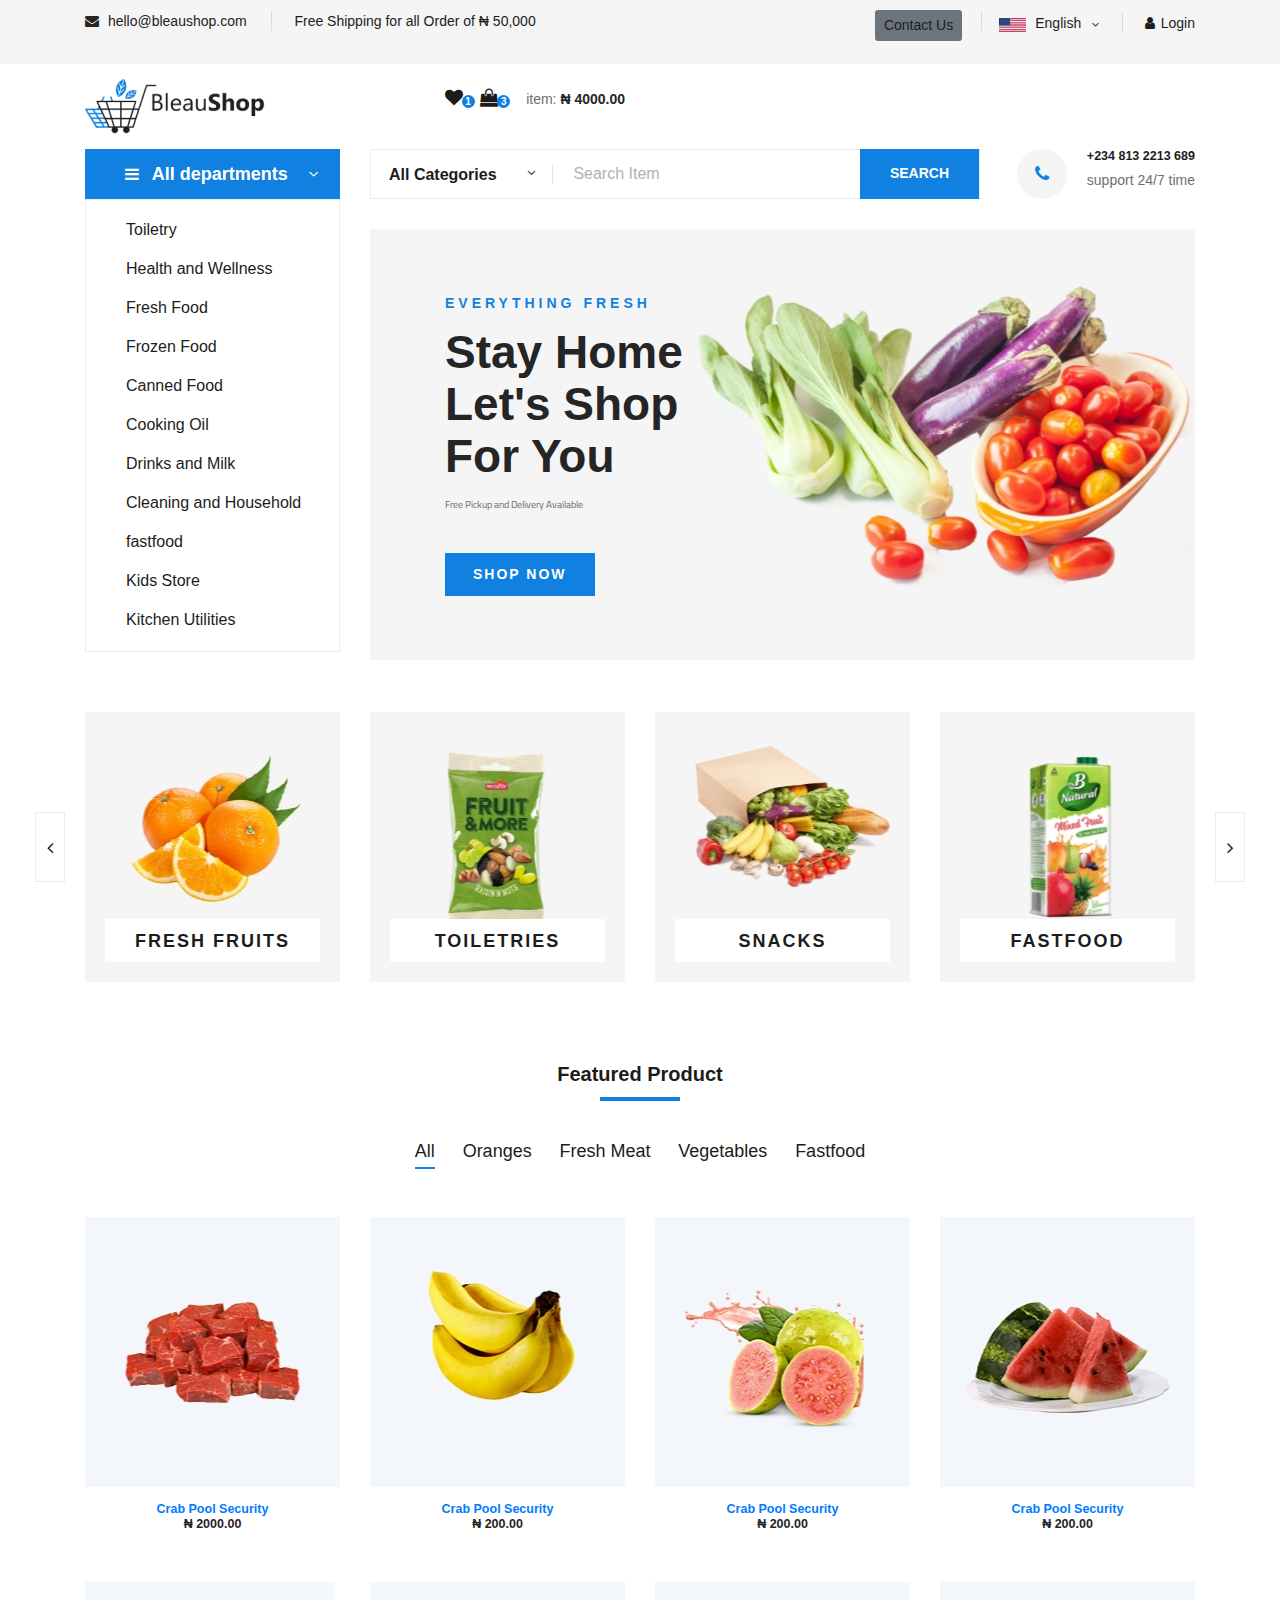
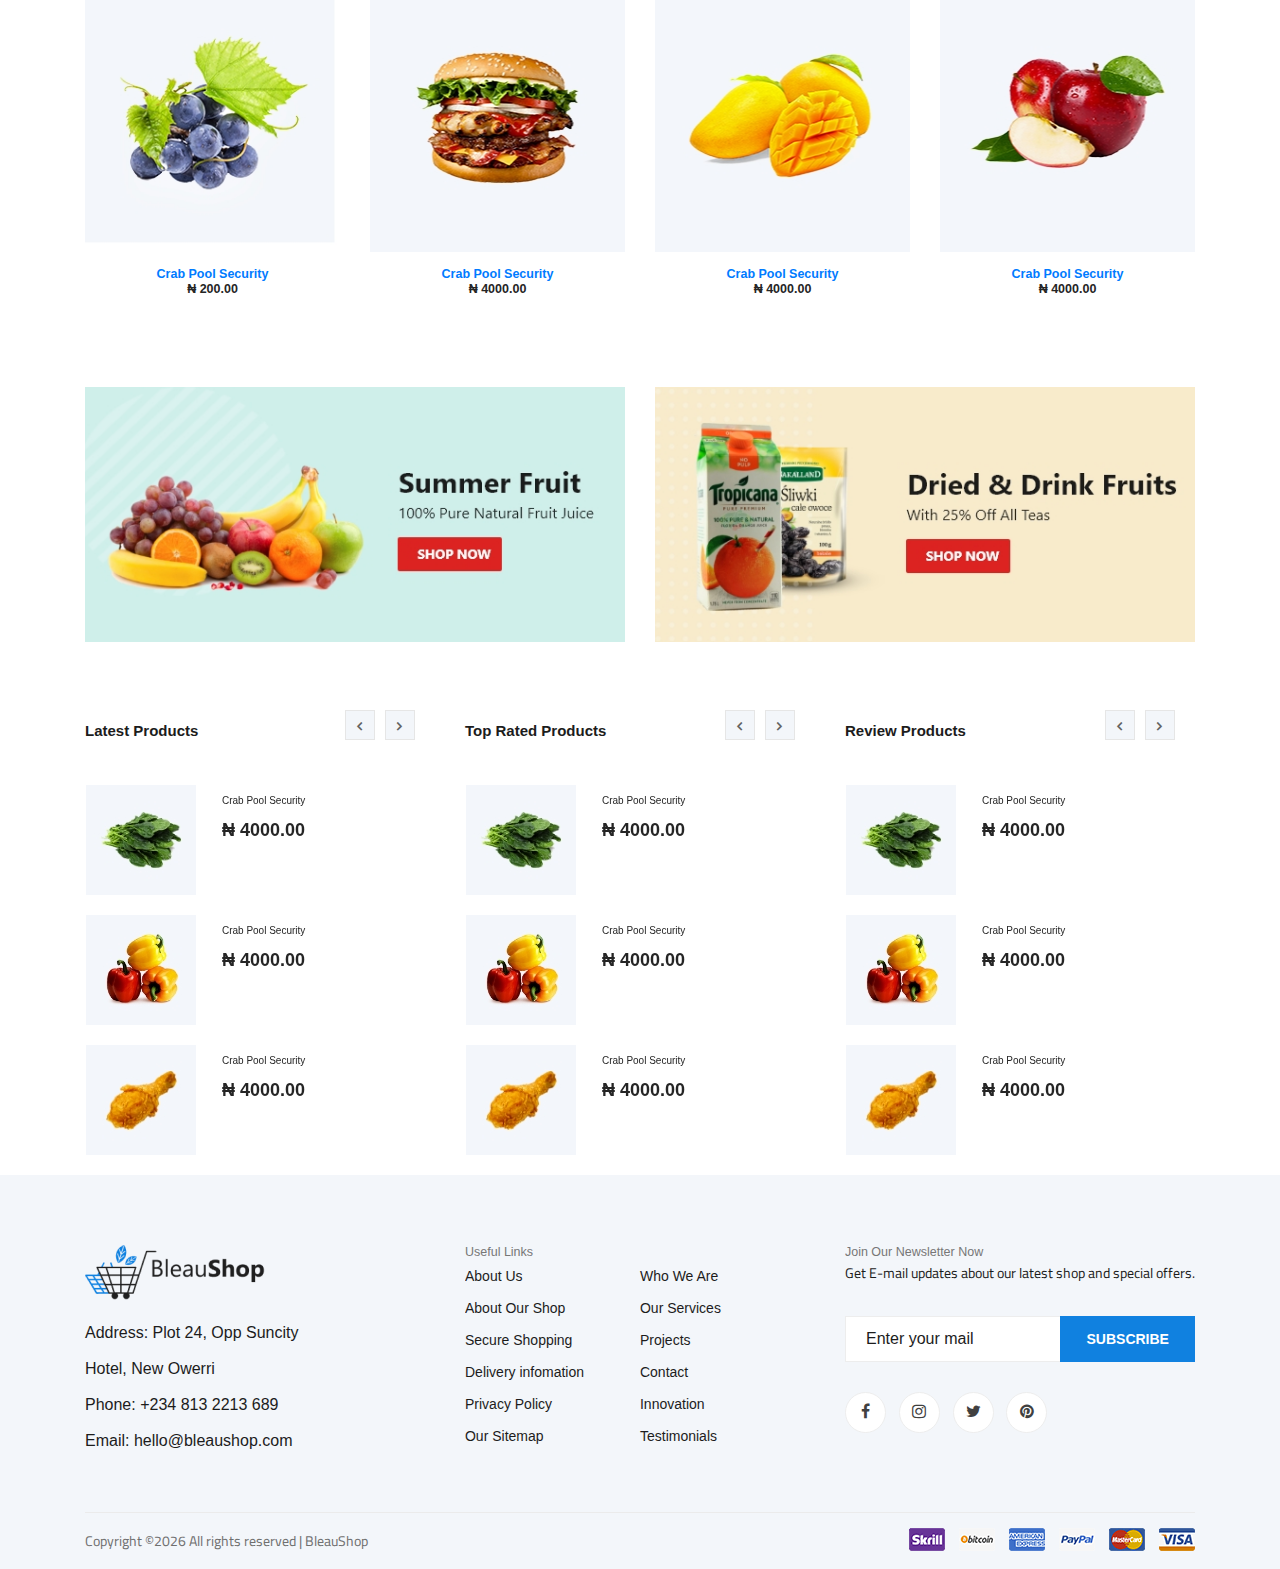
<file: index.html>
<!DOCTYPE html>
<html lang="zxx">

<head>
    <meta charset="UTF-8">
    <meta name="description" content="Ogani Template">
    <meta name="keywords" content="Ogani, unica, creative, html">
    <meta name="viewport" content="width=device-width, initial-scale=1.0">
    <meta http-equiv="X-UA-Compatible" content="ie=edge">
    <title>BleauShop</title>

    <!-- Google Font -->
    <link href="https://fonts.googleapis.com/css2?family=Cairo:wght@200;300;400;600;900&display=swap" rel="stylesheet">

    <!-- Css Styles -->
    <link rel="stylesheet" href="css/bootstrap.min.css" type="text/css">
    <link rel="stylesheet" href="css/font-awesome.min.css" type="text/css">
    <link rel="stylesheet" href="css/elegant-icons.css" type="text/css">
    <link rel="stylesheet" href="css/nice-select.css" type="text/css">
    <link rel="stylesheet" href="css/jquery-ui.min.css" type="text/css">
    <link rel="stylesheet" href="css/owl.carousel.min.css" type="text/css">
    <link rel="stylesheet" href="css/slicknav.min.css" type="text/css">
    <link rel="stylesheet" href="css/style.css" type="text/css">
</head>

<body>
    <!-- Page Preloder -->
    <div id="preloder">
        <div class="loader"></div>
    </div>

    <!-- Humberger Begin -->
    <div class="humberger__menu__overlay"></div>
    <div class="humberger__menu__wrapper">
        <div class="humberger__menu__logo">
            <a href="index.html"><img src="img/logo.png" alt=""></a>
        </div>
        <div class="humberger__menu__cart">
            <ul>
                <li><a href="#"><i class="fa fa-heart"></i> <span>1</span></a></li>
                <li><a href="#"><i class="fa fa-shopping-bag"></i> <span>3</span></a></li>
            </ul>
            <div class="header__cart__price">item: <span>&#8358 4000.00</span></div>
        </div>
        <div class="humberger__menu__widget">
            <div class="header__top__right__language">
                <img src="img/language.png" alt="">
                <div>English</div>
                <span class="arrow_carrot-down"></span>
                <ul>
                    <li><a href="#">Spanis</a></li>
                    <li><a href="#">English</a></li>
                </ul>
            </div>
            <div class="header__top__right__auth">
                <a href="./login.html"><i class="fa fa-user"></i> Login</a>
            </div>
        </div>
       <!--- <nav class="humberger__menu__nav mobile-menu">
            <ul>
                <li class="active"><a href="./index.html">Home</a></li>
                <li><a href="./shop-grid.html">Shop</a></li>
                <li><a href="#">Pages</a>
                    <ul class="header__menu__dropdown">
                        <li><a href="./shop-details.html">Shop Details</a></li>
                        <li><a href="./shoping-cart.html">Shoping Cart</a></li>
                        <li><a href="./checkout.html">Check Out</a></li>
                        <li><a href="./blog-details.html">Blog Details</a></li>
                    </ul>
                </li>
                <li><a href="./blog.html">Blog</a></li>
                <li><a href="./contact.html">Contact</a></li>
            </ul>
        </nav> -->
        <div id="mobile-menu-wrap"></div>
        <div class="header__top__right__social">
            <ul><li><a href="./contact.html" class="btn btn-secondary">Contact Us</a></li></ul>
        </div>
        <div class="humberger__menu__contact">
            <ul>
                <li><i class="fa fa-envelope"></i> hello@bleaushop.com</li>
                <li>Free Shipping for all Order of &#8358 50,000</li>
            </ul>
        </div>
    </div>
    <!-- Humberger End -->

    <!-- Header Section Begin -->
    <header class="header">
        <div class="header__top">
            <div class="container">
                <div class="row">
                    <div class="col-lg-6 col-md-6">
                        <div class="header__top__left">
                            <ul>
                                <li><i class="fa fa-envelope"></i> hello@bleaushop.com</li>
                                <li>Free Shipping for all Order of &#8358 50,000</li>
                            </ul>
                        </div>
                    </div>
                    <div class="col-lg-6 col-md-6">
                        <div class="header__top__right">
                            <div class="header__top__right__social">
                                <ul><li><a href="./contact.html" class="btn btn-secondary">Contact Us</a></li></ul>
                            </div>
                            <div class="header__top__right__language">
                                <img src="img/language.png" alt="">
                                <div>English</div>
                                <span class="arrow_carrot-down"></span>
                                <ul>
                                    <li><a href="#">Spanis</a></li>
                                    <li><a href="#">English</a></li>
                                </ul>
                            </div>
                            <div class="header__top__right__auth">
                                <a href="./login.html"><i class="fa fa-user"></i>Login</a>
                            </div>
                        </div>
                    </div>
                </div>
            </div>
        </div>
        <div class="container">
            <div class="row">
                <div class="col-lg-3">
                    <div class="header__logo">
                        <a href="./index.html"><img src="img/logo.png" alt=""></a>
                    </div>
                </div>
                <!--<div class="col-lg-6">
                    <nav class="header__menu">
                        <ul>
                            <li class="active"><a href="./index.html">Home</a></li>
                            <li><a href="./shop-grid.html">Shop</a></li>
                            <li><a href="#">Pages</a>
                                <ul class="header__menu__dropdown">
                                    <li><a href="./shop-details.html">Shop Details</a></li>
                                    <li><a href="./shoping-cart.html">Shoping Cart</a></li>
                                    <li><a href="./checkout.html">Check Out</a></li>
                                    <li><a href="./blog-details.html">Blog Details</a></li>
                                </ul>
                            </li>
                            <li><a href="./blog.html">Blog</a></li>
                            <li><a href="./contact.html">Contact</a></li>
                        </ul>
                    </nav>
                </div>-->
                <div class="col-lg-3">
                    <div class="header__cart">
                        <ul>
                            <li><a href="#"><i class="fa fa-heart"></i> <span>1</span></a></li>
                            <li><a href="#"><i class="fa fa-shopping-bag"></i> <span>3</span></a></li>
                        </ul>
                        <div class="header__cart__price">item: <span>&#8358 4000.00</span></div>
                    </div>
                </div>
            </div>
            <div class="humberger__open">
                <i class="fa fa-bars"></i>
            </div>
        </div>
    </header>
    <!-- Header Section End -->

    <!-- Hero Section Begin -->
    <section class="hero">
        <div class="container">
            <div class="row">
                <div class="col-lg-3">
                    <div class="hero__categories">
                        <div class="hero__categories__all">
                            <i class="fa fa-bars"></i>
                            <span>All departments</span>
                        </div>
                        <ul>
                            <li><a href="./toiletry.html">Toiletry</a></li>
                            <li><a href="#">Health and Wellness</a></li>
                            <li><a href="shop-grid.html">Fresh Food</a></li>
                            <li><a href="#">Frozen Food</a></li>
                            <li><a href="#">Canned Food</a></li>
                            <li><a href="#">Cooking Oil</a></li>
                            <li><a href="#">Drinks and Milk</a></li>
                            <li><a href="#">Cleaning and Household</a></li>
                            <li><a href="#">fastfood</a></li>
                            <li><a href="#">Kids Store</a></li>
                            <li><a href="#">Kitchen Utilities</a></li>
                        </ul>
                    </div>
                </div>
                <div class="col-lg-9">
                    <div class="hero__search">
                        <div class="hero__search__form">
                            <form action="#">
                                <div class="hero__search__categories">
                                    All Categories
                                    <span class="arrow_carrot-down"></span>
                                </div>
                                <input type="text" placeholder="Search Item">
                                <button type="submit" class="site-btn">SEARCH</button>
                            </form>
                        </div>
                        <div class="hero__search__phone">
                            <div class="hero__search__phone__icon">
                                <i class="fa fa-phone"></i>
                            </div>
                            <div class="hero__search__phone__text">
                                <h5>+234 813 2213 689</h5>
                                <span>support 24/7 time</span>
                            </div>
                        </div>
                    </div>
                    <div class="hero__item set-bg" data-setbg="img/hero/banner.jpg">
                        <div class="hero__text">
                            <span>EVERYTHING FRESH</span>
                            <h2>Stay Home <br />Let's Shop <br /> For You</h2>
                            <p>Free Pickup and Delivery Available</p>
                            <a href="./shop-grid.html" class="primary-btn">SHOP NOW</a>
                        </div>
                    </div>
                </div>
            </div>
        </div>
    </section>
    <!-- Hero Section End -->

    <!-- Categories Section Begin -->
    <section class="categories">
        <div class="container">
            <div class="row">
                <div class="categories__slider owl-carousel">
                    <div class="col-lg-3">
                        <div class="categories__item set-bg" data-setbg="img/categories/cat-1.jpg">
                            <h5><a href="./shop-grid.html">Fresh Fruits</a></h5>
                        </div>
                    </div>
                    <div class="col-lg-3">
                        <div class="categories__item set-bg" data-setbg="img/categories/cat-2.jpg">
                            <h5><a href="#">Toiletries</a></h5>
                        </div>
                    </div>
                    <div class="col-lg-3">
                        <div class="categories__item set-bg" data-setbg="img/categories/cat-3.jpg">
                            <h5><a href="#">Snacks</a></h5>
                        </div>
                    </div>
                    <div class="col-lg-3">
                        <div class="categories__item set-bg" data-setbg="img/categories/cat-4.jpg">
                            <h5><a href="#">Fastfood</a></h5>
                        </div>
                    </div>
                    <div class="col-lg-3">
                        <div class="categories__item set-bg" data-setbg="img/categories/cat-5.jpg">
                            <h5><a href="#">Household</a></h5>
                        </div>
                    </div>
                    <div class="col-lg-3">
                        <div class="categories__item set-bg" data-setbg="img/categories/cat-5.jpg">
                            <h5><a href="#">frozen Food</a></h5>
                        </div>
                    </div>
                </div>
            </div>
        </div>
    </section>
    <!-- Categories Section End -->

    <!-- Featured Section Begin -->
    <section class="featured spad">
        <div class="container">
            <div class="row">
                <div class="col-lg-12">
                    <div class="section-title">
                        <h2>Featured Product</h2>
                    </div>
                    <div class="featured__controls">
                        <ul>
                            <li class="active" data-filter="*">All</li>
                            <li data-filter=".oranges">Oranges</li>
                            <li data-filter=".fresh-meat">Fresh Meat</li>
                            <li data-filter=".vegetables">Vegetables</li>
                            <li data-filter=".fastfood">Fastfood</li>
                        </ul>
                    </div>
                </div>
            </div>
            <div class="row featured__filter">
                <div class="col-lg-3 col-md-4 col-sm-6 mix oranges fresh-meat">
                    <div class="featured__item">
                        <div class="featured__item__pic set-bg" data-setbg="img/featured/feature-1.jpg">
                            <ul class="featured__item__pic__hover">
                                <li><a href="#"><i class="fa fa-heart"></i></a></li>
                                <li><a href="./shop-details.html"><i class="fa fa-retweet"></i></a></li>
                                <li><a href="#"><i class="fa fa-shopping-cart"></i></a></li>
                            </ul>
                        </div>
                        <div class="featured__item__text">
                            <h5><a href="#">Crab Pool Security</a></h5>
                            <h5>&#8358 2000.00</h5>
                        </div>
                    </div>
                </div>
                <div class="col-lg-3 col-md-4 col-sm-6 mix vegetables fastfood">
                    <div class="featured__item">
                        <div class="featured__item__pic set-bg" data-setbg="img/featured/feature-2.jpg">
                            <ul class="featured__item__pic__hover">
                                <li><a href="#"><i class="fa fa-heart"></i></a></li>
                                <li><a href="./shop-details.html"><i class="fa fa-retweet"></i></a></li>
                                <li><a href="#"><i class="fa fa-shopping-cart"></i></a></li>
                            </ul>
                        </div>
                        <div class="featured__item__text">
                            <h5><a href="#">Crab Pool Security</a></h5>
                            <h5>&#8358 200.00</h5>
                        </div>
                    </div>
                </div>
                <div class="col-lg-3 col-md-4 col-sm-6 mix vegetables fresh-meat">
                    <div class="featured__item">
                        <div class="featured__item__pic set-bg" data-setbg="img/featured/feature-3.jpg">
                            <ul class="featured__item__pic__hover">
                                <li><a href="#"><i class="fa fa-heart"></i></a></li>
                                <li><a href="./shop-details.html"><i class="fa fa-retweet"></i></a></li>
                                <li><a href="#"><i class="fa fa-shopping-cart"></i></a></li>
                            </ul>
                        </div>
                        <div class="featured__item__text">
                            <h5><a href="#">Crab Pool Security</a></h5>
                            <h5>&#8358 200.00</h5>
                        </div>
                    </div>
                </div>
                <div class="col-lg-3 col-md-4 col-sm-6 mix fastfood oranges">
                    <div class="featured__item">
                        <div class="featured__item__pic set-bg" data-setbg="img/featured/feature-4.jpg">
                            <ul class="featured__item__pic__hover">
                                <li><a href="#"><i class="fa fa-heart"></i></a></li>
                                <li><a href="./shop-details.html"><i class="fa fa-retweet"></i></a></li>
                                <li><a href="#"><i class="fa fa-shopping-cart"></i></a></li>
                            </ul>
                        </div>
                        <div class="featured__item__text">
                            <h5><a href="#">Crab Pool Security</a></h5>
                            <h5>&#8358 200.00</h5>
                        </div>
                    </div>
                </div>
                <div class="col-lg-3 col-md-4 col-sm-6 mix fresh-meat vegetables">
                    <div class="featured__item">
                        <div class="featured__item__pic set-bg" data-setbg="img/featured/feature-5.jpg">
                            <ul class="featured__item__pic__hover">
                                <li><a href="#"><i class="fa fa-heart"></i></a></li>
                                <li><a href="./shop-details.html"><i class="fa fa-retweet"></i></a></li>
                                <li><a href="#"><i class="fa fa-shopping-cart"></i></a></li>
                            </ul>
                        </div>
                        <div class="featured__item__text">
                            <h5><a href="#">Crab Pool Security</a></h5>
                            <h5>&#8358 200.00</h5>
                        </div>
                    </div>
                </div>
                <div class="col-lg-3 col-md-4 col-sm-6 mix oranges fastfood">
                    <div class="featured__item">
                        <div class="featured__item__pic set-bg" data-setbg="img/featured/feature-6.jpg">
                            <ul class="featured__item__pic__hover">
                                <li><a href="#"><i class="fa fa-heart"></i></a></li>
                                <li><a href="./shop-details.html"><i class="fa fa-retweet"></i></a></li>
                                <li><a href="#"><i class="fa fa-shopping-cart"></i></a></li>
                            </ul>
                        </div>
                        <div class="featured__item__text">
                            <h5><a href="#">Crab Pool Security</a></h5>
                            <h5>&#8358 4000.00</h5>
                        </div>
                    </div>
                </div>
                <div class="col-lg-3 col-md-4 col-sm-6 mix fresh-meat vegetables">
                    <div class="featured__item">
                        <div class="featured__item__pic set-bg" data-setbg="img/featured/feature-7.jpg">
                            <ul class="featured__item__pic__hover">
                                <li><a href="#"><i class="fa fa-heart"></i></a></li>
                                <li><a href="./shop-details.html"><i class="fa fa-retweet"></i></a></li>
                                <li><a href="#"><i class="fa fa-shopping-cart"></i></a></li>
                            </ul>
                        </div>
                        <div class="featured__item__text">
                            <h5><a href="#">Crab Pool Security</a></h5>
                            <h5>&#8358 4000.00</h5>
                        </div>
                    </div>
                </div>
                <div class="col-lg-3 col-md-4 col-sm-6 mix fastfood vegetables">
                    <div class="featured__item">
                        <div class="featured__item__pic set-bg" data-setbg="img/featured/feature-8.jpg">
                            <ul class="featured__item__pic__hover">
                                <li><a href="#"><i class="fa fa-heart"></i></a></li>
                                <li><a href="./shop-details.html"><i class="fa fa-retweet"></i></a></li>
                                <li><a href="#"><i class="fa fa-shopping-cart"></i></a></li>
                            </ul>
                        </div>
                        <div class="featured__item__text">
                            <h5><a href="#">Crab Pool Security</a></h5>
                            <h5>&#8358 4000.00</h5>
                        </div>
                    </div>
                </div>
            </div>
        </div>
    </section>
    <!-- Featured Section End -->

    <!-- Banner Begin -->
    <div class="banner">
        <div class="container">
            <div class="row">
                <div class="col-lg-6 col-md-6 col-sm-6">
                    <div class="banner__pic">
                        <img src="img/banner/banner-1.jpg" alt="">
                    </div>
                </div>
                <div class="col-lg-6 col-md-6 col-sm-6">
                    <div class="banner__pic">
                        <img src="img/banner/banner-2.jpg" alt="">
                    </div>
                </div>
            </div>
        </div>
    </div>
    <!-- Banner End -->

    <!-- Latest Product Section Begin -->
    <section class="latest-product spad">
        <div class="container">
            <div class="row">
                <div class="col-lg-4 col-md-6">
                    <div class="latest-product__text">
                        <h4>Latest Products</h4>
                        <div class="latest-product__slider owl-carousel">
                            <div class="latest-prdouct__slider__item">
                                <a href="#" class="latest-product__item">
                                    <div class="latest-product__item__pic">
                                        <img src="img/latest-product/lp-1.jpg" alt="">
                                    </div>
                                    <div class="latest-product__item__text">
                                        <h6>Crab Pool Security</h6>
                                        <span>&#8358 4000.00</span>
                                    </div>
                                </a>
                                <a href="#" class="latest-product__item">
                                    <div class="latest-product__item__pic">
                                        <img src="img/latest-product/lp-2.jpg" alt="">
                                    </div>
                                    <div class="latest-product__item__text">
                                        <h6>Crab Pool Security</h6>
                                        <span>&#8358 4000.00</span>
                                    </div>
                                </a>
                                <a href="#" class="latest-product__item">
                                    <div class="latest-product__item__pic">
                                        <img src="img/latest-product/lp-3.jpg" alt="">
                                    </div>
                                    <div class="latest-product__item__text">
                                        <h6>Crab Pool Security</h6>
                                        <span>&#8358 4000.00</span>
                                    </div>
                                </a>
                            </div>
                            <div class="latest-prdouct__slider__item">
                                <a href="#" class="latest-product__item">
                                    <div class="latest-product__item__pic">
                                        <img src="img/latest-product/lp-1.jpg" alt="">
                                    </div>
                                    <div class="latest-product__item__text">
                                        <h6>Crab Pool Security</h6>
                                        <span>&#8358 20000.00</span>
                                    </div>
                                </a>
                                <a href="#" class="latest-product__item">
                                    <div class="latest-product__item__pic">
                                        <img src="img/latest-product/lp-2.jpg" alt="">
                                    </div>
                                    <div class="latest-product__item__text">
                                        <h6>Crab Pool Security</h6>
                                        <span>&#8358 20000.00</span>
                                    </div>
                                </a>
                                <a href="#" class="latest-product__item">
                                    <div class="latest-product__item__pic">
                                        <img src="img/latest-product/lp-3.jpg" alt="">
                                    </div>
                                    <div class="latest-product__item__text">
                                        <h5>Crab Pool Security</h5>
                                        <span>&#8358 4000.00</span>
                                    </div>
                                </a>
                            </div>
                        </div>
                    </div>
                </div>
                <div class="col-lg-4 col-md-6">
                    <div class="latest-product__text">
                        <h4>Top Rated Products</h4>
                        <div class="latest-product__slider owl-carousel">
                            <div class="latest-prdouct__slider__item">
                                <a href="#" class="latest-product__item">
                                    <div class="latest-product__item__pic">
                                        <img src="img/latest-product/lp-1.jpg" alt="">
                                    </div>
                                    <div class="latest-product__item__text">
                                        <h6>Crab Pool Security</h6>
                                        <span>&#8358 4000.00</span>
                                    </div>
                                </a>
                                <a href="#" class="latest-product__item">
                                    <div class="latest-product__item__pic">
                                        <img src="img/latest-product/lp-2.jpg" alt="">
                                    </div>
                                    <div class="latest-product__item__text">
                                        <h6>Crab Pool Security</h6>
                                        <span>&#8358 4000.00</span>
                                    </div>
                                </a>
                                <a href="#" class="latest-product__item">
                                    <div class="latest-product__item__pic">
                                        <img src="img/latest-product/lp-3.jpg" alt="">
                                    </div>
                                    <div class="latest-product__item__text">
                                        <h6>Crab Pool Security</h6>
                                        <span>&#8358 4000.00</span>
                                    </div>
                                </a>
                            </div>
                            <div class="latest-prdouct__slider__item">
                                <a href="#" class="latest-product__item">
                                    <div class="latest-product__item__pic">
                                        <img src="img/latest-product/lp-1.jpg" alt="">
                                    </div>
                                    <div class="latest-product__item__text">
                                        <h6>Crab Pool Security</h6>
                                        <span>&#8358 4000.00</span>
                                    </div>
                                </a>
                                <a href="#" class="latest-product__item">
                                    <div class="latest-product__item__pic">
                                        <img src="img/latest-product/lp-2.jpg" alt="">
                                    </div>
                                    <div class="latest-product__item__text">
                                        <h6>Crab Pool Security</h6>
                                        <span>&#8358 4000.00</span>
                                    </div>
                                </a>
                                <a href="#" class="latest-product__item">
                                    <div class="latest-product__item__pic">
                                        <img src="img/latest-product/lp-3.jpg" alt="">
                                    </div>
                                    <div class="latest-product__item__text">
                                        <h6>Crab Pool Security</h6>
                                        <span>&#8358 4000.00</span>
                                    </div>
                                </a>
                            </div>
                        </div>
                    </div>
                </div>
                <div class="col-lg-4 col-md-6">
                    <div class="latest-product__text">
                        <h4>Review Products</h4>
                        <div class="latest-product__slider owl-carousel">
                            <div class="latest-prdouct__slider__item">
                                <a href="#" class="latest-product__item">
                                    <div class="latest-product__item__pic">
                                        <img src="img/latest-product/lp-1.jpg" alt="">
                                    </div>
                                    <div class="latest-product__item__text">
                                        <h6>Crab Pool Security</h6>
                                        <span>&#8358 4000.00</span>
                                    </div>
                                </a>
                                <a href="#" class="latest-product__item">
                                    <div class="latest-product__item__pic">
                                        <img src="img/latest-product/lp-2.jpg" alt="">
                                    </div>
                                    <div class="latest-product__item__text">
                                        <h6>Crab Pool Security</h6>
                                        <span>&#8358 4000.00</span>
                                    </div>
                                </a>
                                <a href="#" class="latest-product__item">
                                    <div class="latest-product__item__pic">
                                        <img src="img/latest-product/lp-3.jpg" alt="">
                                    </div>
                                    <div class="latest-product__item__text">
                                        <h6>Crab Pool Security</h6>
                                        <span>&#8358 4000.00</span>
                                    </div>
                                </a>
                            </div>
                            <div class="latest-prdouct__slider__item">
                                <a href="#" class="latest-product__item">
                                    <div class="latest-product__item__pic">
                                        <img src="img/latest-product/lp-1.jpg" alt="">
                                    </div>
                                    <div class="latest-product__item__text">
                                        <h6>Crab Pool Security</h6>
                                        <span>&#8358 4000.00</span>
                                    </div>
                                </a>
                                <a href="#" class="latest-product__item">
                                    <div class="latest-product__item__pic">
                                        <img src="img/latest-product/lp-2.jpg" alt="">
                                    </div>
                                    <div class="latest-product__item__text">
                                        <h6>Crab Pool Security</h6>
                                        <span>&#8358 4000.00</span>
                                    </div>
                                </a>
                                <a href="#" class="latest-product__item">
                                    <div class="latest-product__item__pic">
                                        <img src="img/latest-product/lp-3.jpg" alt="">
                                    </div>
                                    <div class="latest-product__item__text">
                                        <h6>Crab Pool Security</h6>
                                        <span>&#8358 4000.00</span>
                                    </div>
                                </a>
                            </div>
                        </div>
                    </div>
                </div>
            </div>
        </div>
    </section>
    <!-- Latest Product Section End -->

    

    <!-- Footer Section Begin -->
    <footer class="footer spad">
        <div class="container">
            <div class="row">
                <div class="col-lg-3 col-md-6 col-sm-6">
                    <div class="footer__about">
                        <div class="footer__about__logo">
                            <a href="./index.html"><img src="img/logo.png" alt=""></a>
                        </div>
                        <ul>
                            <li>Address: Plot 24, Opp Suncity Hotel, New Owerri</li>
                            <li>Phone: +234 813 2213 689</li>
                            <li>Email: hello@bleaushop.com</li>
                        </ul>
                    </div>
                </div>
                <div class="col-lg-4 col-md-6 col-sm-6 offset-lg-1">
                    <div class="footer__widget">
                        <h5>Useful Links</h5>
                        <ul>
                            <li><a href="#">About Us</a></li>
                            <li><a href="#">About Our Shop</a></li>
                            <li><a href="#">Secure Shopping</a></li>
                            <li><a href="#">Delivery infomation</a></li>
                            <li><a href="#">Privacy Policy</a></li>
                            <li><a href="#">Our Sitemap</a></li>
                        </ul>
                        <ul>
                            <li><a href="#">Who We Are</a></li>
                            <li><a href="#">Our Services</a></li>
                            <li><a href="#">Projects</a></li>
                            <li><a href="#">Contact</a></li>
                            <li><a href="#">Innovation</a></li>
                            <li><a href="#">Testimonials</a></li>
                        </ul>
                    </div>
                </div>
                <div class="col-lg-4 col-md-12">
                    <div class="footer__widget">
                        <h5>Join Our Newsletter Now</h5>
                        <p>Get E-mail updates about our latest shop and special offers.</p>
                        <form action="#">
                            <input type="text" placeholder="Enter your mail">
                            <button type="submit" class="site-btn">Subscribe</button>
                        </form>
                        <div class="footer__widget__social">
                            <a href="#"><i class="fa fa-facebook"></i></a>
                            <a href="#"><i class="fa fa-instagram"></i></a>
                            <a href="#"><i class="fa fa-twitter"></i></a>
                            <a href="#"><i class="fa fa-pinterest"></i></a>
                        </div>
                    </div>
                </div>
            </div>
            <div class="row">
                <div class="col-lg-12">
                    <div class="footer__copyright">
                        <div class="footer__copyright__text"><p><!-- Link back to Colorlib can't be removed. Template is licensed under CC BY 3.0. -->
  Copyright &copy;<script>document.write(new Date().getFullYear());</script> All rights reserved | BleauShop
  <!-- Link back to Colorlib can't be removed. Template is licensed under CC BY 3.0. --></p></div>
                        <div class="footer__copyright__payment"><img src="img/payment-item.png" alt=""></div>
                    </div>
                </div>
            </div>
        </div>
    </footer>
    <!-- Footer Section End -->

    <!-- Js Plugins -->
    <script src="js/jquery-3.3.1.min.js"></script>
    <script src="js/bootstrap.min.js"></script>
    <script src="js/jquery.nice-select.min.js"></script>
    <script src="js/jquery-ui.min.js"></script>
    <script src="js/jquery.slicknav.js"></script>
    <script src="js/mixitup.min.js"></script>
    <script src="js/owl.carousel.min.js"></script>
    <script src="js/main.js"></script>



</body>

</html>
</file>
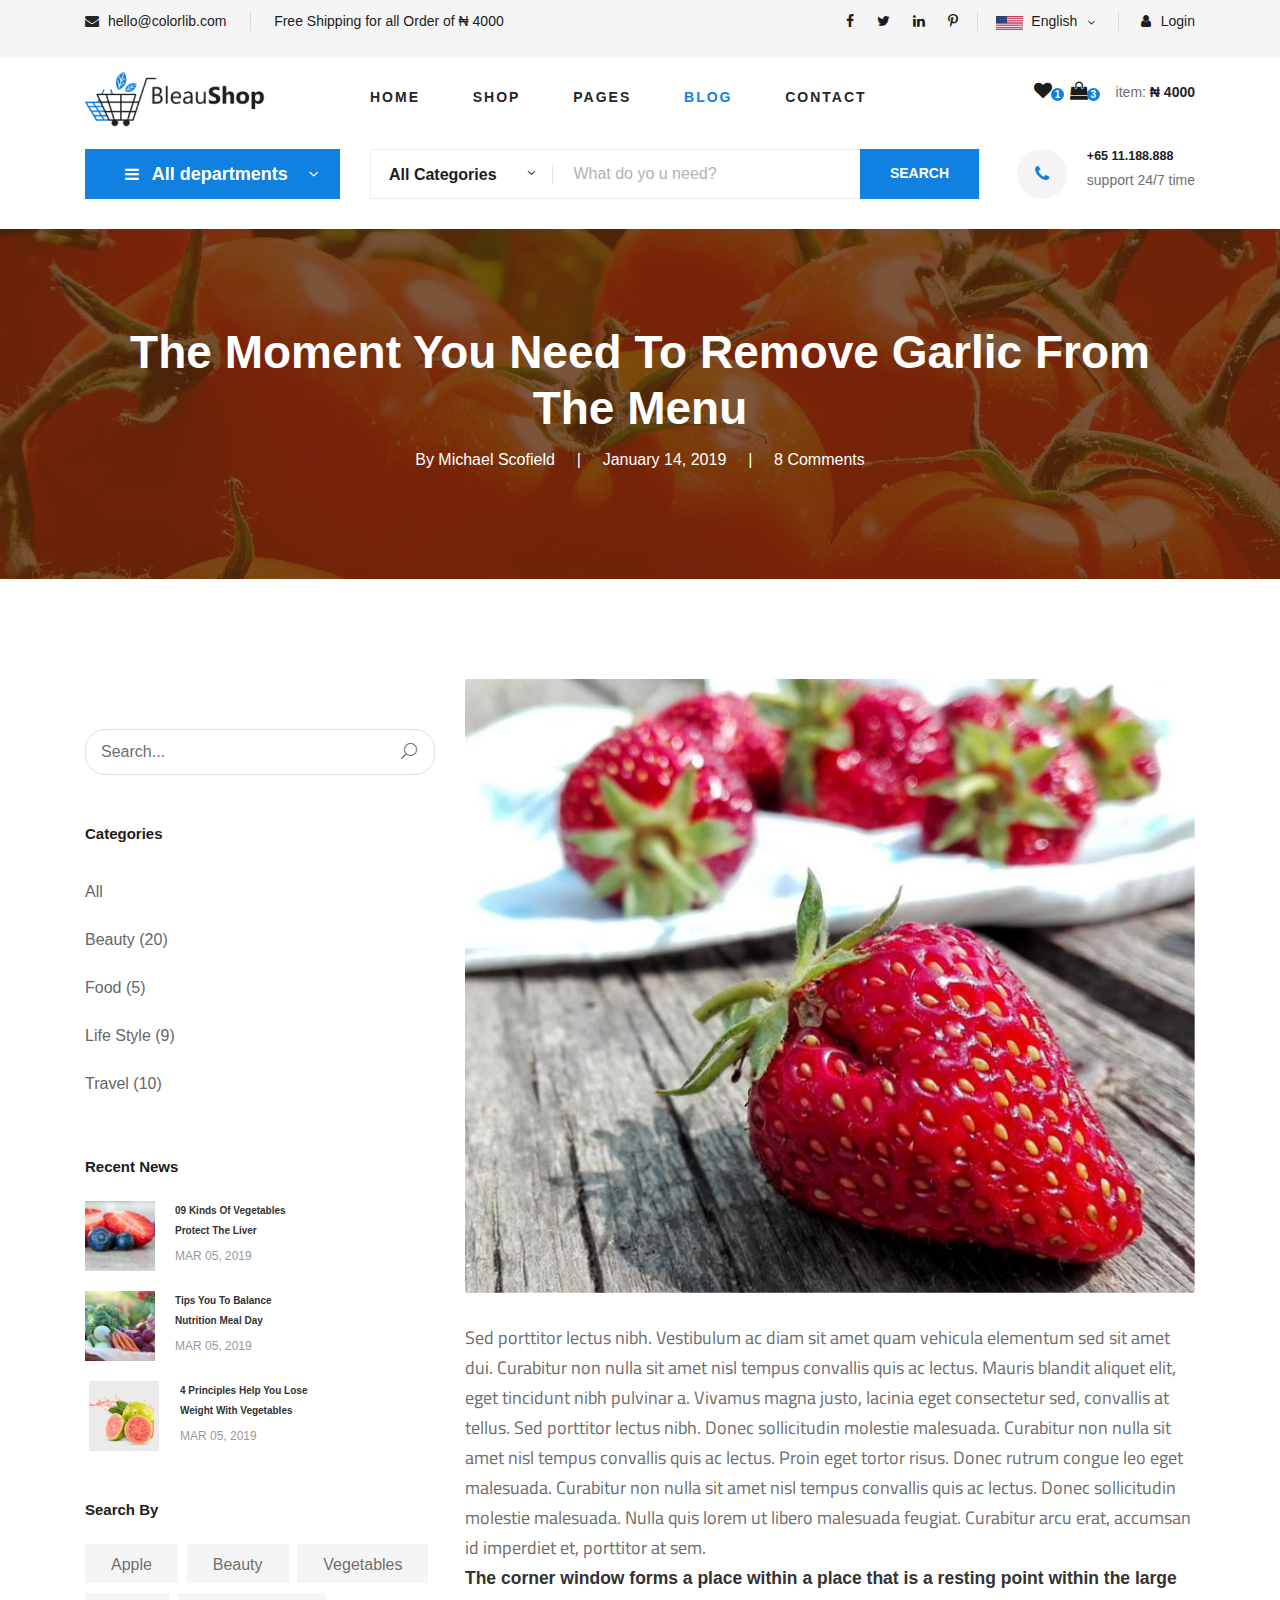
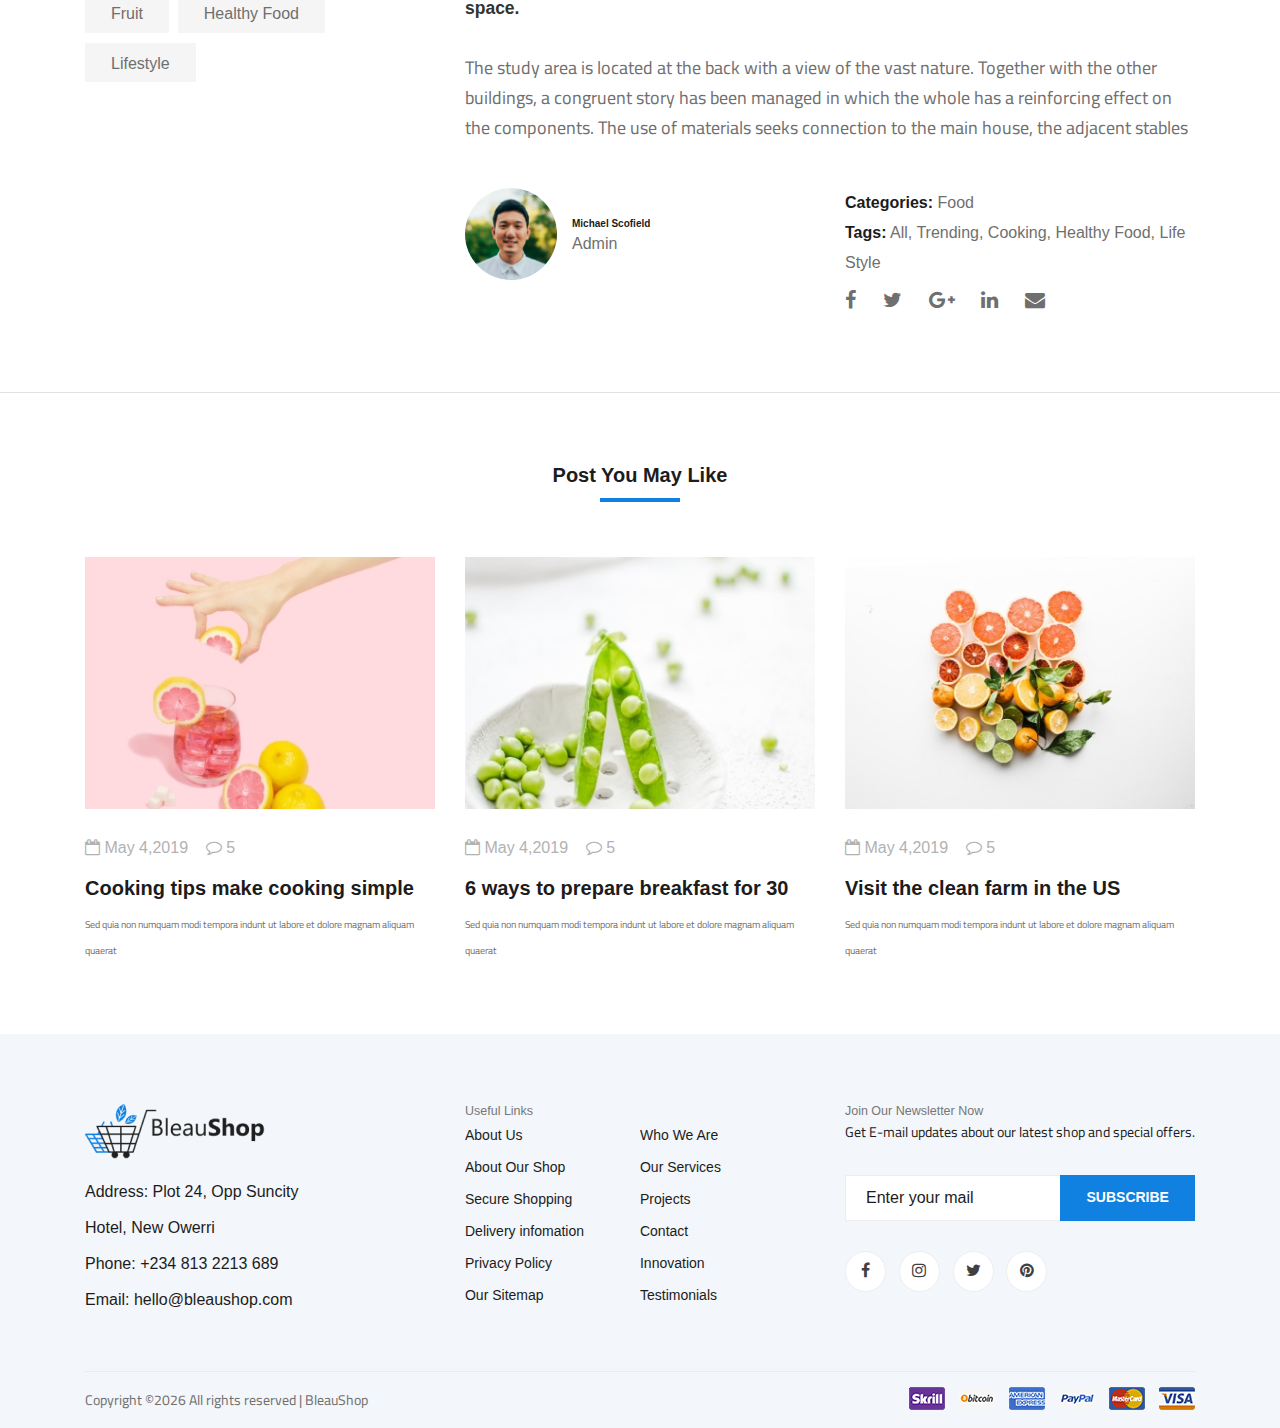
<file: blog-details.html>
<!DOCTYPE html>
<html lang="zxx">

<head>
    <meta charset="UTF-8">
    <meta name="description" content="Ogani Template">
    <meta name="keywords" content="Ogani, unica, creative, html">
    <meta name="viewport" content="width=device-width, initial-scale=1.0">
    <meta http-equiv="X-UA-Compatible" content="ie=edge">
    <title>BleauShop</title>

    <!-- Google Font -->
    <link href="https://fonts.googleapis.com/css2?family=Cairo:wght@200;300;400;600;900&display=swap" rel="stylesheet">

    <!-- Css Styles -->
    <link rel="stylesheet" href="css/bootstrap.min.css" type="text/css">
    <link rel="stylesheet" href="css/font-awesome.min.css" type="text/css">
    <link rel="stylesheet" href="css/elegant-icons.css" type="text/css">
    <link rel="stylesheet" href="css/nice-select.css" type="text/css">
    <link rel="stylesheet" href="css/jquery-ui.min.css" type="text/css">
    <link rel="stylesheet" href="css/owl.carousel.min.css" type="text/css">
    <link rel="stylesheet" href="css/slicknav.min.css" type="text/css">
    <link rel="stylesheet" href="css/style.css" type="text/css">
</head>

<body>
    <!-- Page Preloder -->
    <div id="preloder">
        <div class="loader"></div>
    </div>

    <!-- Humberger Begin -->
    <div class="humberger__menu__overlay"></div>
    <div class="humberger__menu__wrapper">
        <div class="humberger__menu__logo">
            <a href="#"><img src="img/logo.png" alt=""></a>
        </div>
        <div class="humberger__menu__cart">
            <ul>
                <li><a href="#"><i class="fa fa-heart"></i> <span>1</span></a></li>
                <li><a href="#"><i class="fa fa-shopping-bag"></i> <span>3</span></a></li>
            </ul>
            <div class="header__cart__price">item: <span>&#8358 4000</span></div>
        </div>
        <div class="humberger__menu__widget">
            <div class="header__top__right__language">
                <img src="img/language.png" alt="">
                <div>English</div>
                <span class="arrow_carrot-down"></span>
                <ul>
                    <li><a href="#">Spanis</a></li>
                    <li><a href="#">English</a></li>
                </ul>
            </div>
            <div class="header__top__right__auth">
                <a href="#"><i class="fa fa-user"></i> Login</a>
            </div>
        </div>
        <nav class="humberger__menu__nav mobile-menu">
            <ul>
                <li class="active"><a href="./index.html">Home</a></li>
                <li><a href="./shop-grid.html">Shop</a></li>
                <li><a href="#">Pages</a>
                    <ul class="header__menu__dropdown">
                        <li><a href="./shop-details.html">Shop Details</a></li>
                        <li><a href="./shoping-cart.html">Shoping Cart</a></li>
                        <li><a href="./checkout.html">Check Out</a></li>
                        <li><a href="./blog-details.html">Blog Details</a></li>
                    </ul>
                </li>
                <li><a href="./blog.html">Blog</a></li>
                <li><a href="./contact.html">Contact</a></li>
            </ul>
        </nav>
        <div id="mobile-menu-wrap"></div>
        <div class="header__top__right__social">
            <a href="#"><i class="fa fa-facebook"></i></a>
            <a href="#"><i class="fa fa-twitter"></i></a>
            <a href="#"><i class="fa fa-linkedin"></i></a>
            <a href="#"><i class="fa fa-pinterest-p"></i></a>
        </div>
        <div class="humberger__menu__contact">
            <ul>
                <li><i class="fa fa-envelope"></i> hello@colorlib.com</li>
                <li>Free Shipping for all Order of &#8358 4000</li>
            </ul>
        </div>
    </div>
    <!-- Humberger End -->

    <!-- Header Section Begin -->
    <header class="header">
        <div class="header__top">
            <div class="container">
                <div class="row">
                    <div class="col-lg-6">
                        <div class="header__top__left">
                            <ul>
                                <li><i class="fa fa-envelope"></i> hello@colorlib.com</li>
                                <li>Free Shipping for all Order of &#8358 4000</li>
                            </ul>
                        </div>
                    </div>
                    <div class="col-lg-6">
                        <div class="header__top__right">
                            <div class="header__top__right__social">
                                <a href="#"><i class="fa fa-facebook"></i></a>
                                <a href="#"><i class="fa fa-twitter"></i></a>
                                <a href="#"><i class="fa fa-linkedin"></i></a>
                                <a href="#"><i class="fa fa-pinterest-p"></i></a>
                            </div>
                            <div class="header__top__right__language">
                                <img src="img/language.png" alt="">
                                <div>English</div>
                                <span class="arrow_carrot-down"></span>
                                <ul>
                                    <li><a href="#">Spanis</a></li>
                                    <li><a href="#">English</a></li>
                                </ul>
                            </div>
                            <div class="header__top__right__auth">
                                <a href="#"><i class="fa fa-user"></i> Login</a>
                            </div>
                        </div>
                    </div>
                </div>
            </div>
        </div>
        <div class="container">
            <div class="row">
                <div class="col-lg-3">
                    <div class="header__logo">
                        <a href="./index.html"><img src="img/logo.png" alt=""></a>
                    </div>
                </div>
                <div class="col-lg-6">
                    <nav class="header__menu">
                        <ul>
                            <li><a href="./index.html">Home</a></li>
                            <li><a href="./shop-grid.html">Shop</a></li>
                            <li><a href="#">Pages</a>
                                <ul class="header__menu__dropdown">
                                    <li><a href="./shop-details.html">Shop Details</a></li>
                                    <li><a href="./shoping-cart.html">Shoping Cart</a></li>
                                    <li><a href="./checkout.html">Check Out</a></li>
                                    <li><a href="./blog-details.html">Blog Details</a></li>
                                </ul>
                            </li>
                            <li class="active"><a href="./blog.html">Blog</a></li>
                            <li><a href="./contact.html">Contact</a></li>
                        </ul>
                    </nav>
                </div>
                <div class="col-lg-3">
                    <div class="header__cart">
                        <ul>
                            <li><a href="#"><i class="fa fa-heart"></i> <span>1</span></a></li>
                            <li><a href="#"><i class="fa fa-shopping-bag"></i> <span>3</span></a></li>
                        </ul>
                        <div class="header__cart__price">item: <span>&#8358 4000</span></div>
                    </div>
                </div>
            </div>
            <div class="humberger__open">
                <i class="fa fa-bars"></i>
            </div>
        </div>
    </header>
    <!-- Header Section End -->

    <!-- Hero Section Begin -->
    <section class="hero hero-normal">
        <div class="container">
            <div class="row">
                <div class="col-lg-3">
                    <div class="hero__categories">
                        <div class="hero__categories__all">
                            <i class="fa fa-bars"></i>
                            <span>All departments</span>
                        </div>
                        <ul>
                            <li><a href="#">Fresh Meat</a></li>
                            <li><a href="#">Vegetables</a></li>
                            <li><a href="#">Fruit & Nut Gifts</a></li>
                            <li><a href="#">Fresh Berries</a></li>
                            <li><a href="#">Ocean Foods</a></li>
                            <li><a href="#">Butter & Eggs</a></li>
                            <li><a href="#">Fastfood</a></li>
                            <li><a href="#">Fresh Onion</a></li>
                            <li><a href="#">Papayaya & Crisps</a></li>
                            <li><a href="#">Oatmeal</a></li>
                            <li><a href="#">Fresh Bananas</a></li>
                        </ul>
                    </div>
                </div>
                <div class="col-lg-9">
                    <div class="hero__search">
                        <div class="hero__search__form">
                            <form action="#">
                                <div class="hero__search__categories">
                                    All Categories
                                    <span class="arrow_carrot-down"></span>
                                </div>
                                <input type="text" placeholder="What do yo u need?">
                                <button type="submit" class="site-btn">SEARCH</button>
                            </form>
                        </div>
                        <div class="hero__search__phone">
                            <div class="hero__search__phone__icon">
                                <i class="fa fa-phone"></i>
                            </div>
                            <div class="hero__search__phone__text">
                                <h5>+65 11.188.888</h5>
                                <span>support 24/7 time</span>
                            </div>
                        </div>
                    </div>
                </div>
            </div>
        </div>
    </section>
    <!-- Hero Section End -->

    <!-- Blog Details Hero Begin -->
    <section class="blog-details-hero set-bg" data-setbg="img/blog/details/details-hero.jpg">
        <div class="container">
            <div class="row">
                <div class="col-lg-12">
                    <div class="blog__details__hero__text">
                        <h2>The Moment You Need To Remove Garlic From The Menu</h2>
                        <ul>
                            <li>By Michael Scofield</li>
                            <li>January 14, 2019</li>
                            <li>8 Comments</li>
                        </ul>
                    </div>
                </div>
            </div>
        </div>
    </section>
    <!-- Blog Details Hero End -->

    <!-- Blog Details Section Begin -->
    <section class="blog-details spad">
        <div class="container">
            <div class="row">
                <div class="col-lg-4 col-md-5 order-md-1 order-2">
                    <div class="blog__sidebar">
                        <div class="blog__sidebar__search">
                            <form action="#">
                                <input type="text" placeholder="Search...">
                                <button type="submit"><span class="icon_search"></span></button>
                            </form>
                        </div>
                        <div class="blog__sidebar__item">
                            <h4>Categories</h4>
                            <ul>
                                <li><a href="#">All</a></li>
                                <li><a href="#">Beauty (20)</a></li>
                                <li><a href="#">Food (5)</a></li>
                                <li><a href="#">Life Style (9)</a></li>
                                <li><a href="#">Travel (10)</a></li>
                            </ul>
                        </div>
                        <div class="blog__sidebar__item">
                            <h4>Recent News</h4>
                            <div class="blog__sidebar__recent">
                                <a href="#" class="blog__sidebar__recent__item">
                                    <div class="blog__sidebar__recent__item__pic">
                                        <img src="img/blog/sidebar/sr-1.jpg" alt="">
                                    </div>
                                    <div class="blog__sidebar__recent__item__text">
                                        <h6>09 Kinds Of Vegetables<br /> Protect The Liver</h6>
                                        <span>MAR 05, 2019</span>
                                    </div>
                                </a>
                                <a href="#" class="blog__sidebar__recent__item">
                                    <div class="blog__sidebar__recent__item__pic">
                                        <img src="img/blog/sidebar/sr-2.jpg" alt="">
                                    </div>
                                    <div class="blog__sidebar__recent__item__text">
                                        <h6>Tips You To Balance<br /> Nutrition Meal Day</h6>
                                        <span>MAR 05, 2019</span>
                                    </div>
                                </a>
                                <a href="#" class="blog__sidebar__recent__item">
                                    <div class="blog__sidebar__recent__item__pic">
                                        <img src="img/blog/sidebar/sr-3.jpg" alt="">
                                    </div>
                                    <div class="blog__sidebar__recent__item__text">
                                        <h6>4 Principles Help You Lose <br />Weight With Vegetables</h6>
                                        <span>MAR 05, 2019</span>
                                    </div>
                                </a>
                            </div>
                        </div>
                        <div class="blog__sidebar__item">
                            <h4>Search By</h4>
                            <div class="blog__sidebar__item__tags">
                                <a href="#">Apple</a>
                                <a href="#">Beauty</a>
                                <a href="#">Vegetables</a>
                                <a href="#">Fruit</a>
                                <a href="#">Healthy Food</a>
                                <a href="#">Lifestyle</a>
                            </div>
                        </div>
                    </div>
                </div>
                <div class="col-lg-8 col-md-7 order-md-1 order-1">
                    <div class="blog__details__text">
                        <img src="img/blog/details/details-pic.jpg" alt="">
                        <p>Sed porttitor lectus nibh. Vestibulum ac diam sit amet quam vehicula elementum sed sit amet
                            dui. Curabitur non nulla sit amet nisl tempus convallis quis ac lectus. Mauris blandit
                            aliquet elit, eget tincidunt nibh pulvinar a. Vivamus magna justo, lacinia eget consectetur
                            sed, convallis at tellus. Sed porttitor lectus nibh. Donec sollicitudin molestie malesuada.
                            Curabitur non nulla sit amet nisl tempus convallis quis ac lectus. Proin eget tortor risus.
                            Donec rutrum congue leo eget malesuada. Curabitur non nulla sit amet nisl tempus convallis
                            quis ac lectus. Donec sollicitudin molestie malesuada. Nulla quis lorem ut libero malesuada
                            feugiat. Curabitur arcu erat, accumsan id imperdiet et, porttitor at sem.</p>
                        <h3>The corner window forms a place within a place that is a resting point within the large
                            space.</h3>
                        <p>The study area is located at the back with a view of the vast nature. Together with the other
                            buildings, a congruent story has been managed in which the whole has a reinforcing effect on
                            the components. The use of materials seeks connection to the main house, the adjacent
                            stables</p>
                    </div>
                    <div class="blog__details__content">
                        <div class="row">
                            <div class="col-lg-6">
                                <div class="blog__details__author">
                                    <div class="blog__details__author__pic">
                                        <img src="img/blog/details/details-author.jpg" alt="">
                                    </div>
                                    <div class="blog__details__author__text">
                                        <h6>Michael Scofield</h6>
                                        <span>Admin</span>
                                    </div>
                                </div>
                            </div>
                            <div class="col-lg-6">
                                <div class="blog__details__widget">
                                    <ul>
                                        <li><span>Categories:</span> Food</li>
                                        <li><span>Tags:</span> All, Trending, Cooking, Healthy Food, Life Style</li>
                                    </ul>
                                    <div class="blog__details__social">
                                        <a href="#"><i class="fa fa-facebook"></i></a>
                                        <a href="#"><i class="fa fa-twitter"></i></a>
                                        <a href="#"><i class="fa fa-google-plus"></i></a>
                                        <a href="#"><i class="fa fa-linkedin"></i></a>
                                        <a href="#"><i class="fa fa-envelope"></i></a>
                                    </div>
                                </div>
                            </div>
                        </div>
                    </div>
                </div>
            </div>
        </div>
    </section>
    <!-- Blog Details Section End -->

    <!-- Related Blog Section Begin -->
    <section class="related-blog spad">
        <div class="container">
            <div class="row">
                <div class="col-lg-12">
                    <div class="section-title related-blog-title">
                        <h2>Post You May Like</h2>
                    </div>
                </div>
            </div>
            <div class="row">
                <div class="col-lg-4 col-md-4 col-sm-6">
                    <div class="blog__item">
                        <div class="blog__item__pic">
                            <img src="img/blog/blog-1.jpg" alt="">
                        </div>
                        <div class="blog__item__text">
                            <ul>
                                <li><i class="fa fa-calendar-o"></i> May 4,2019</li>
                                <li><i class="fa fa-comment-o"></i> 5</li>
                            </ul>
                            <h5><a href="#">Cooking tips make cooking simple</a></h5>
                            <p>Sed quia non numquam modi tempora indunt ut labore et dolore magnam aliquam quaerat </p>
                        </div>
                    </div>
                </div>
                <div class="col-lg-4 col-md-4 col-sm-6">
                    <div class="blog__item">
                        <div class="blog__item__pic">
                            <img src="img/blog/blog-2.jpg" alt="">
                        </div>
                        <div class="blog__item__text">
                            <ul>
                                <li><i class="fa fa-calendar-o"></i> May 4,2019</li>
                                <li><i class="fa fa-comment-o"></i> 5</li>
                            </ul>
                            <h5><a href="#">6 ways to prepare breakfast for 30</a></h5>
                            <p>Sed quia non numquam modi tempora indunt ut labore et dolore magnam aliquam quaerat </p>
                        </div>
                    </div>
                </div>
                <div class="col-lg-4 col-md-4 col-sm-6">
                    <div class="blog__item">
                        <div class="blog__item__pic">
                            <img src="img/blog/blog-3.jpg" alt="">
                        </div>
                        <div class="blog__item__text">
                            <ul>
                                <li><i class="fa fa-calendar-o"></i> May 4,2019</li>
                                <li><i class="fa fa-comment-o"></i> 5</li>
                            </ul>
                            <h5><a href="#">Visit the clean farm in the US</a></h5>
                            <p>Sed quia non numquam modi tempora indunt ut labore et dolore magnam aliquam quaerat </p>
                        </div>
                    </div>
                </div>
            </div>
        </div>
    </section>
    <!-- Related Blog Section End -->

     <!-- Footer Section Begin -->
     <footer class="footer spad">
        <div class="container">
            <div class="row">
                <div class="col-lg-3 col-md-6 col-sm-6">
                    <div class="footer__about">
                        <div class="footer__about__logo">
                            <a href="./index.html"><img src="img/logo.png" alt=""></a>
                        </div>
                        <ul>
                            <li>Address: Plot 24, Opp Suncity Hotel, New Owerri</li>
                            <li>Phone: +234 813 2213 689</li>
                            <li>Email: hello@bleaushop.com</li>
                        </ul>
                    </div>
                </div>
                <div class="col-lg-4 col-md-6 col-sm-6 offset-lg-1">
                    <div class="footer__widget">
                        <h5>Useful Links</h5>
                        <ul>
                            <li><a href="#">About Us</a></li>
                            <li><a href="#">About Our Shop</a></li>
                            <li><a href="#">Secure Shopping</a></li>
                            <li><a href="#">Delivery infomation</a></li>
                            <li><a href="#">Privacy Policy</a></li>
                            <li><a href="#">Our Sitemap</a></li>
                        </ul>
                        <ul>
                            <li><a href="#">Who We Are</a></li>
                            <li><a href="#">Our Services</a></li>
                            <li><a href="#">Projects</a></li>
                            <li><a href="#">Contact</a></li>
                            <li><a href="#">Innovation</a></li>
                            <li><a href="#">Testimonials</a></li>
                        </ul>
                    </div>
                </div>
                <div class="col-lg-4 col-md-12">
                    <div class="footer__widget">
                        <h5>Join Our Newsletter Now</h5>
                        <p>Get E-mail updates about our latest shop and special offers.</p>
                        <form action="#">
                            <input type="text" placeholder="Enter your mail">
                            <button type="submit" class="site-btn">Subscribe</button>
                        </form>
                        <div class="footer__widget__social">
                            <a href="#"><i class="fa fa-facebook"></i></a>
                            <a href="#"><i class="fa fa-instagram"></i></a>
                            <a href="#"><i class="fa fa-twitter"></i></a>
                            <a href="#"><i class="fa fa-pinterest"></i></a>
                        </div>
                    </div>
                </div>
            </div>
            <div class="row">
                <div class="col-lg-12">
                    <div class="footer__copyright">
                        <div class="footer__copyright__text"><p><!-- Link back to Colorlib can't be removed. Template is licensed under CC BY 3.0. -->
  Copyright &copy;<script>document.write(new Date().getFullYear());</script> All rights reserved | BleauShop
  <!-- Link back to Colorlib can't be removed. Template is licensed under CC BY 3.0. --></p></div>
                        <div class="footer__copyright__payment"><img src="img/payment-item.png" alt=""></div>
                    </div>
                </div>
            </div>
        </div>
    </footer>
    <!-- Footer Section End -->

    <!-- Js Plugins -->
    <script src="js/jquery-3.3.1.min.js"></script>
    <script src="js/bootstrap.min.js"></script>
    <script src="js/jquery.nice-select.min.js"></script>
    <script src="js/jquery-ui.min.js"></script>
    <script src="js/jquery.slicknav.js"></script>
    <script src="js/mixitup.min.js"></script>
    <script src="js/owl.carousel.min.js"></script>
    <script src="js/main.js"></script>



</body>

</html>
</file>
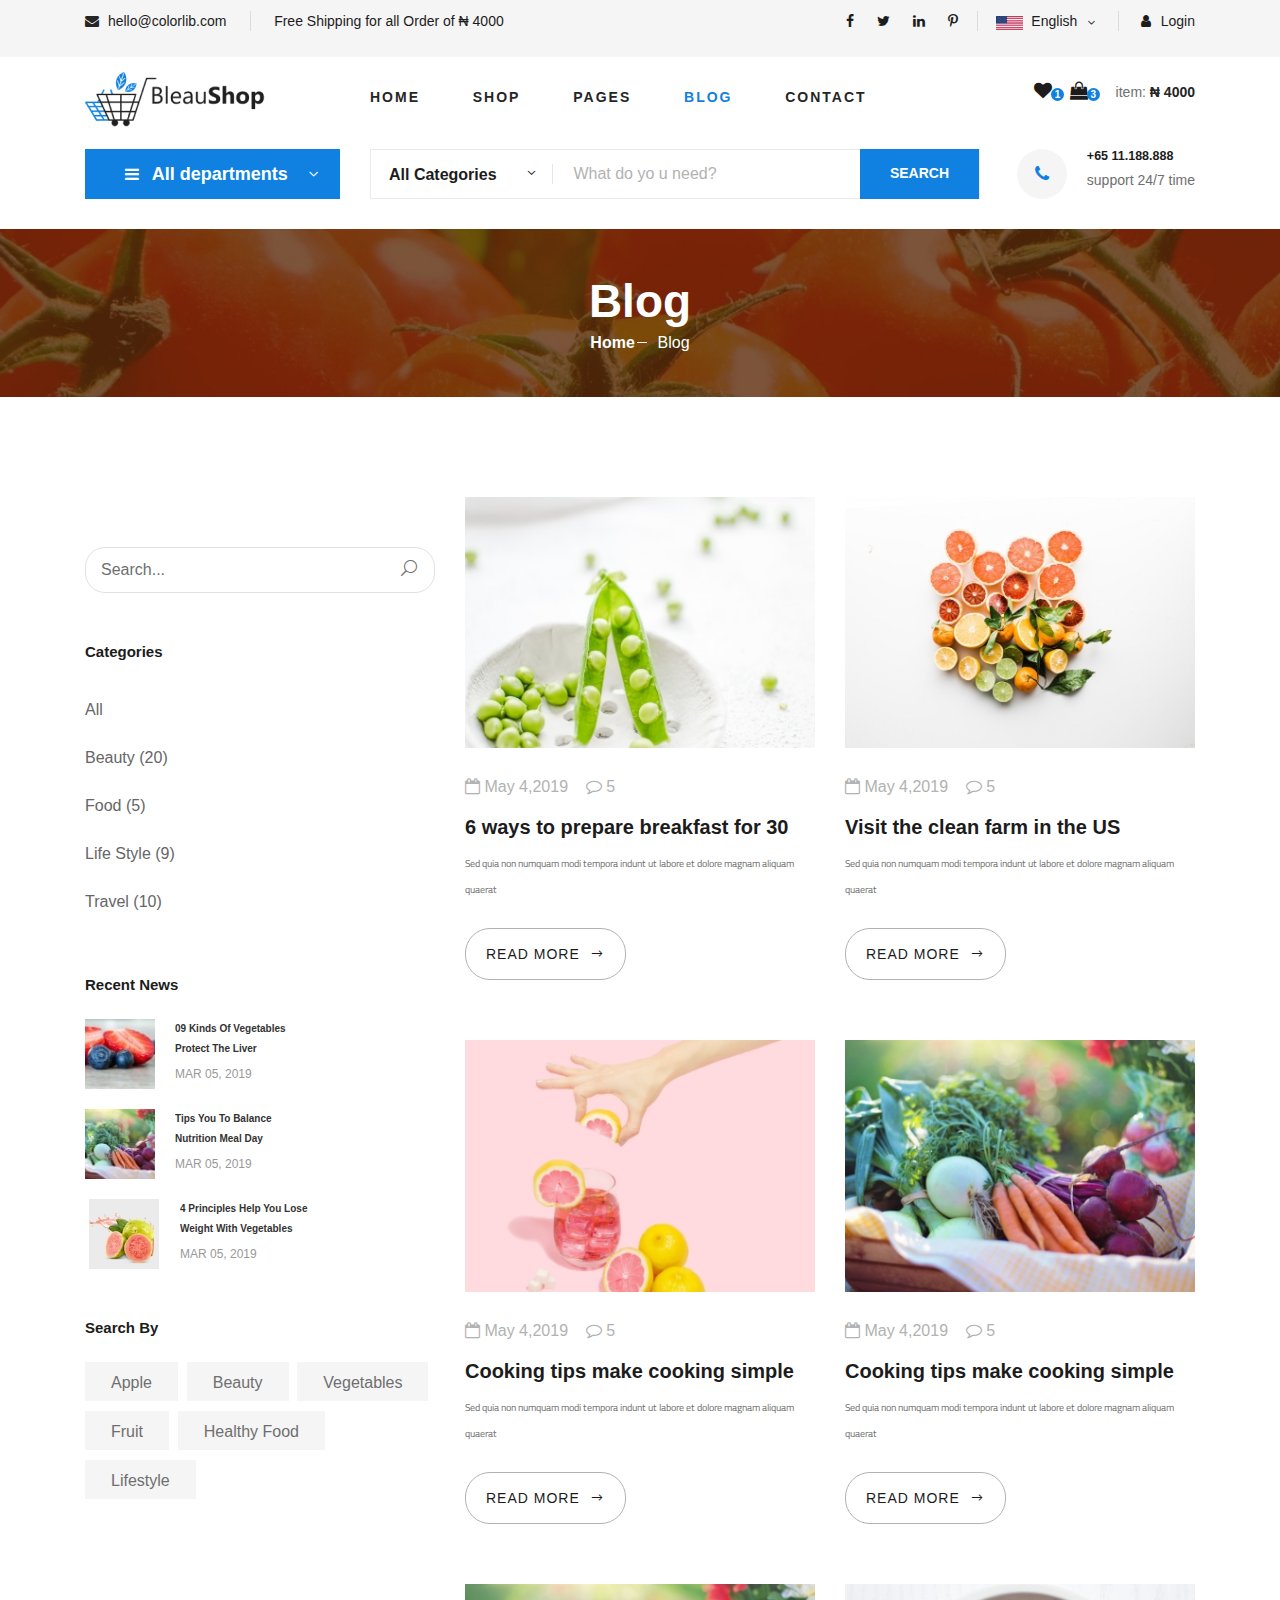
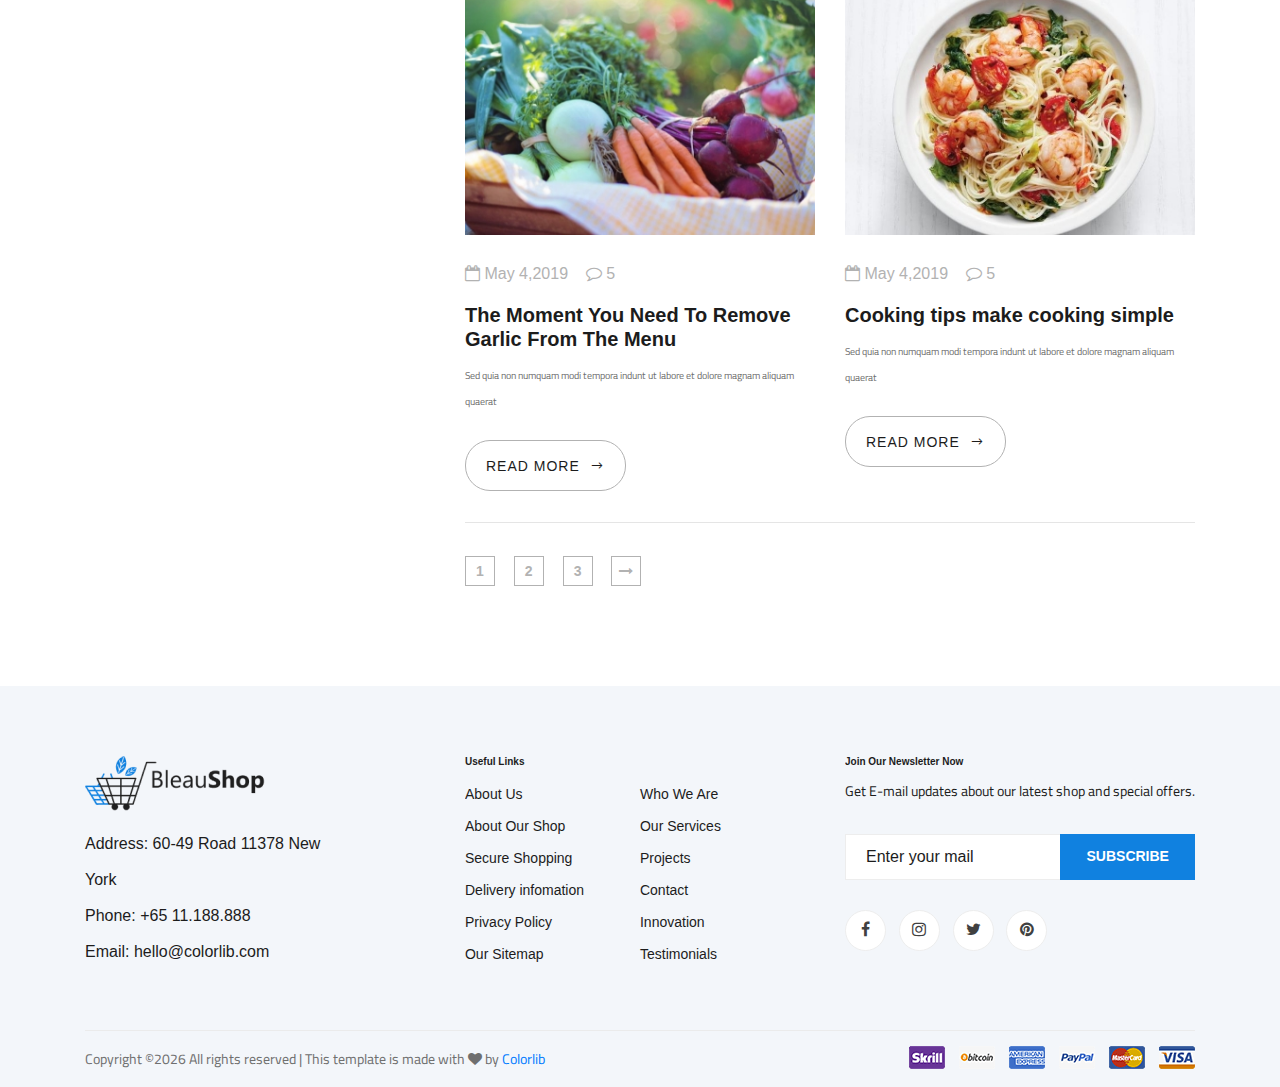
<file: blog.html>
<!DOCTYPE html>
<html lang="zxx">

<head>
    <meta charset="UTF-8">
    <meta name="description" content="Ogani Template">
    <meta name="keywords" content="Ogani, unica, creative, html">
    <meta name="viewport" content="width=device-width, initial-scale=1.0">
    <meta http-equiv="X-UA-Compatible" content="ie=edge">
    <title>BleauShop</title>

    <!-- Google Font -->
    <link href="https://fonts.googleapis.com/css2?family=Cairo:wght@200;300;400;600;900&display=swap" rel="stylesheet">

    <!-- Css Styles -->
    <link rel="stylesheet" href="css/bootstrap.min.css" type="text/css">
    <link rel="stylesheet" href="css/font-awesome.min.css" type="text/css">
    <link rel="stylesheet" href="css/elegant-icons.css" type="text/css">
    <link rel="stylesheet" href="css/nice-select.css" type="text/css">
    <link rel="stylesheet" href="css/jquery-ui.min.css" type="text/css">
    <link rel="stylesheet" href="css/owl.carousel.min.css" type="text/css">
    <link rel="stylesheet" href="css/slicknav.min.css" type="text/css">
    <link rel="stylesheet" href="css/style.css" type="text/css">
</head>

<body>
    <!-- Page Preloder -->
    <div id="preloder">
        <div class="loader"></div>
    </div>

    <!-- Humberger Begin -->
    <div class="humberger__menu__overlay"></div>
    <div class="humberger__menu__wrapper">
        <div class="humberger__menu__logo">
            <a href="#"><img src="img/logo.png" alt=""></a>
        </div>
        <div class="humberger__menu__cart">
            <ul>
                <li><a href="#"><i class="fa fa-heart"></i> <span>1</span></a></li>
                <li><a href="#"><i class="fa fa-shopping-bag"></i> <span>3</span></a></li>
            </ul>
            <div class="header__cart__price">item: <span>&#8358 4000</span></div>
        </div>
        <div class="humberger__menu__widget">
            <div class="header__top__right__language">
                <img src="img/language.png" alt="">
                <div>English</div>
                <span class="arrow_carrot-down"></span>
                <ul>
                    <li><a href="#">Spanis</a></li>
                    <li><a href="#">English</a></li>
                </ul>
            </div>
            <div class="header__top__right__auth">
                <a href="#"><i class="fa fa-user"></i> Login</a>
            </div>
        </div>
        <nav class="humberger__menu__nav mobile-menu">
            <ul>
                <li class="active"><a href="./index.html">Home</a></li>
                <li><a href="./shop-grid.html">Shop</a></li>
                <li><a href="#">Pages</a>
                    <ul class="header__menu__dropdown">
                        <li><a href="./shop-details.html">Shop Details</a></li>
                        <li><a href="./shoping-cart.html">Shoping Cart</a></li>
                        <li><a href="./checkout.html">Check Out</a></li>
                        <li><a href="./blog-details.html">Blog Details</a></li>
                    </ul>
                </li>
                <li><a href="./blog.html">Blog</a></li>
                <li><a href="./contact.html">Contact</a></li>
            </ul>
        </nav>
        <div id="mobile-menu-wrap"></div>
        <div class="header__top__right__social">
            <a href="#"><i class="fa fa-facebook"></i></a>
            <a href="#"><i class="fa fa-twitter"></i></a>
            <a href="#"><i class="fa fa-linkedin"></i></a>
            <a href="#"><i class="fa fa-pinterest-p"></i></a>
        </div>
        <div class="humberger__menu__contact">
            <ul>
                <li><i class="fa fa-envelope"></i> hello@colorlib.com</li>
                <li>Free Shipping for all Order of &#8358 4000</li>
            </ul>
        </div>
    </div>
    <!-- Humberger End -->

    <!-- Header Section Begin -->
    <header class="header">
        <div class="header__top">
            <div class="container">
                <div class="row">
                    <div class="col-lg-6">
                        <div class="header__top__left">
                            <ul>
                                <li><i class="fa fa-envelope"></i> hello@colorlib.com</li>
                                <li>Free Shipping for all Order of &#8358 4000</li>
                            </ul>
                        </div>
                    </div>
                    <div class="col-lg-6">
                        <div class="header__top__right">
                            <div class="header__top__right__social">
                                <a href="#"><i class="fa fa-facebook"></i></a>
                                <a href="#"><i class="fa fa-twitter"></i></a>
                                <a href="#"><i class="fa fa-linkedin"></i></a>
                                <a href="#"><i class="fa fa-pinterest-p"></i></a>
                            </div>
                            <div class="header__top__right__language">
                                <img src="img/language.png" alt="">
                                <div>English</div>
                                <span class="arrow_carrot-down"></span>
                                <ul>
                                    <li><a href="#">Spanis</a></li>
                                    <li><a href="#">English</a></li>
                                </ul>
                            </div>
                            <div class="header__top__right__auth">
                                <a href="#"><i class="fa fa-user"></i> Login</a>
                            </div>
                        </div>
                    </div>
                </div>
            </div>
        </div>
        <div class="container">
            <div class="row">
                <div class="col-lg-3">
                    <div class="header__logo">
                        <a href="./index.html"><img src="img/logo.png" alt=""></a>
                    </div>
                </div>
                <div class="col-lg-6">
                    <nav class="header__menu">
                        <ul>
                            <li><a href="./index.html">Home</a></li>
                            <li><a href="./shop-grid.html">Shop</a></li>
                            <li><a href="#">Pages</a>
                                <ul class="header__menu__dropdown">
                                    <li><a href="./shop-details.html">Shop Details</a></li>
                                    <li><a href="./shoping-cart.html">Shoping Cart</a></li>
                                    <li><a href="./checkout.html">Check Out</a></li>
                                    <li><a href="./blog-details.html">Blog Details</a></li>
                                </ul>
                            </li>
                            <li class="active"><a href="./blog.html">Blog</a></li>
                            <li><a href="./contact.html">Contact</a></li>
                        </ul>
                    </nav>
                </div>
                <div class="col-lg-3">
                    <div class="header__cart">
                        <ul>
                            <li><a href="#"><i class="fa fa-heart"></i> <span>1</span></a></li>
                            <li><a href="#"><i class="fa fa-shopping-bag"></i> <span>3</span></a></li>
                        </ul>
                        <div class="header__cart__price">item: <span>&#8358 4000</span></div>
                    </div>
                </div>
            </div>
            <div class="humberger__open">
                <i class="fa fa-bars"></i>
            </div>
        </div>
    </header>
    <!-- Header Section End -->

    <!-- Hero Section Begin -->
    <section class="hero hero-normal">
        <div class="container">
            <div class="row">
                <div class="col-lg-3">
                    <div class="hero__categories">
                        <div class="hero__categories__all">
                            <i class="fa fa-bars"></i>
                            <span>All departments</span>
                        </div>
                        <ul>
                            <li><a href="#">Fresh Meat</a></li>
                            <li><a href="#">Vegetables</a></li>
                            <li><a href="#">Fruit & Nut Gifts</a></li>
                            <li><a href="#">Fresh Berries</a></li>
                            <li><a href="#">Ocean Foods</a></li>
                            <li><a href="#">Butter & Eggs</a></li>
                            <li><a href="#">Fastfood</a></li>
                            <li><a href="#">Fresh Onion</a></li>
                            <li><a href="#">Papayaya & Crisps</a></li>
                            <li><a href="#">Oatmeal</a></li>
                            <li><a href="#">Fresh Bananas</a></li>
                        </ul>
                    </div>
                </div>
                <div class="col-lg-9">
                    <div class="hero__search">
                        <div class="hero__search__form">
                            <form action="#">
                                <div class="hero__search__categories">
                                    All Categories
                                    <span class="arrow_carrot-down"></span>
                                </div>
                                <input type="text" placeholder="What do yo u need?">
                                <button type="submit" class="site-btn">SEARCH</button>
                            </form>
                        </div>
                        <div class="hero__search__phone">
                            <div class="hero__search__phone__icon">
                                <i class="fa fa-phone"></i>
                            </div>
                            <div class="hero__search__phone__text">
                                <h5>+65 11.188.888</h5>
                                <span>support 24/7 time</span>
                            </div>
                        </div>
                    </div>
                </div>
            </div>
        </div>
    </section>
    <!-- Hero Section End -->

    <!-- Breadcrumb Section Begin -->
    <section class="breadcrumb-section set-bg" data-setbg="img/breadcrumb.jpg">
        <div class="container">
            <div class="row">
                <div class="col-lg-12 text-center">
                    <div class="breadcrumb__text">
                        <h2>Blog</h2>
                        <div class="breadcrumb__option">
                            <a href="./index.html">Home</a>
                            <span>Blog</span>
                        </div>
                    </div>
                </div>
            </div>
        </div>
    </section>
    <!-- Breadcrumb Section End -->

    <!-- Blog Section Begin -->
    <section class="blog spad">
        <div class="container">
            <div class="row">
                <div class="col-lg-4 col-md-5">
                    <div class="blog__sidebar">
                        <div class="blog__sidebar__search">
                            <form action="#">
                                <input type="text" placeholder="Search...">
                                <button type="submit"><span class="icon_search"></span></button>
                            </form>
                        </div>
                        <div class="blog__sidebar__item">
                            <h4>Categories</h4>
                            <ul>
                                <li><a href="#">All</a></li>
                                <li><a href="#">Beauty (20)</a></li>
                                <li><a href="#">Food (5)</a></li>
                                <li><a href="#">Life Style (9)</a></li>
                                <li><a href="#">Travel (10)</a></li>
                            </ul>
                        </div>
                        <div class="blog__sidebar__item">
                            <h4>Recent News</h4>
                            <div class="blog__sidebar__recent">
                                <a href="#" class="blog__sidebar__recent__item">
                                    <div class="blog__sidebar__recent__item__pic">
                                        <img src="img/blog/sidebar/sr-1.jpg" alt="">
                                    </div>
                                    <div class="blog__sidebar__recent__item__text">
                                        <h6>09 Kinds Of Vegetables<br /> Protect The Liver</h6>
                                        <span>MAR 05, 2019</span>
                                    </div>
                                </a>
                                <a href="#" class="blog__sidebar__recent__item">
                                    <div class="blog__sidebar__recent__item__pic">
                                        <img src="img/blog/sidebar/sr-2.jpg" alt="">
                                    </div>
                                    <div class="blog__sidebar__recent__item__text">
                                        <h6>Tips You To Balance<br /> Nutrition Meal Day</h6>
                                        <span>MAR 05, 2019</span>
                                    </div>
                                </a>
                                <a href="#" class="blog__sidebar__recent__item">
                                    <div class="blog__sidebar__recent__item__pic">
                                        <img src="img/blog/sidebar/sr-3.jpg" alt="">
                                    </div>
                                    <div class="blog__sidebar__recent__item__text">
                                        <h6>4 Principles Help You Lose <br />Weight With Vegetables</h6>
                                        <span>MAR 05, 2019</span>
                                    </div>
                                </a>
                            </div>
                        </div>
                        <div class="blog__sidebar__item">
                            <h4>Search By</h4>
                            <div class="blog__sidebar__item__tags">
                                <a href="#">Apple</a>
                                <a href="#">Beauty</a>
                                <a href="#">Vegetables</a>
                                <a href="#">Fruit</a>
                                <a href="#">Healthy Food</a>
                                <a href="#">Lifestyle</a>
                            </div>
                        </div>
                    </div>
                </div>
                <div class="col-lg-8 col-md-7">
                    <div class="row">
                        <div class="col-lg-6 col-md-6 col-sm-6">
                            <div class="blog__item">
                                <div class="blog__item__pic">
                                    <img src="img/blog/blog-2.jpg" alt="">
                                </div>
                                <div class="blog__item__text">
                                    <ul>
                                        <li><i class="fa fa-calendar-o"></i> May 4,2019</li>
                                        <li><i class="fa fa-comment-o"></i> 5</li>
                                    </ul>
                                    <h5><a href="#">6 ways to prepare breakfast for 30</a></h5>
                                    <p>Sed quia non numquam modi tempora indunt ut labore et dolore magnam aliquam
                                        quaerat </p>
                                    <a href="#" class="blog__btn">READ MORE <span class="arrow_right"></span></a>
                                </div>
                            </div>
                        </div>
                        <div class="col-lg-6 col-md-6 col-sm-6">
                            <div class="blog__item">
                                <div class="blog__item__pic">
                                    <img src="img/blog/blog-3.jpg" alt="">
                                </div>
                                <div class="blog__item__text">
                                    <ul>
                                        <li><i class="fa fa-calendar-o"></i> May 4,2019</li>
                                        <li><i class="fa fa-comment-o"></i> 5</li>
                                    </ul>
                                    <h5><a href="#">Visit the clean farm in the US</a></h5>
                                    <p>Sed quia non numquam modi tempora indunt ut labore et dolore magnam aliquam
                                        quaerat </p>
                                    <a href="#" class="blog__btn">READ MORE <span class="arrow_right"></span></a>
                                </div>
                            </div>
                        </div>
                        <div class="col-lg-6 col-md-6 col-sm-6">
                            <div class="blog__item">
                                <div class="blog__item__pic">
                                    <img src="img/blog/blog-1.jpg" alt="">
                                </div>
                                <div class="blog__item__text">
                                    <ul>
                                        <li><i class="fa fa-calendar-o"></i> May 4,2019</li>
                                        <li><i class="fa fa-comment-o"></i> 5</li>
                                    </ul>
                                    <h5><a href="#">Cooking tips make cooking simple</a></h5>
                                    <p>Sed quia non numquam modi tempora indunt ut labore et dolore magnam aliquam
                                        quaerat </p>
                                    <a href="#" class="blog__btn">READ MORE <span class="arrow_right"></span></a>
                                </div>
                            </div>
                        </div>
                        <div class="col-lg-6 col-md-6 col-sm-6">
                            <div class="blog__item">
                                <div class="blog__item__pic">
                                    <img src="img/blog/blog-4.jpg" alt="">
                                </div>
                                <div class="blog__item__text">
                                    <ul>
                                        <li><i class="fa fa-calendar-o"></i> May 4,2019</li>
                                        <li><i class="fa fa-comment-o"></i> 5</li>
                                    </ul>
                                    <h5><a href="#">Cooking tips make cooking simple</a></h5>
                                    <p>Sed quia non numquam modi tempora indunt ut labore et dolore magnam aliquam
                                        quaerat </p>
                                    <a href="#" class="blog__btn">READ MORE <span class="arrow_right"></span></a>
                                </div>
                            </div>
                        </div>
                        <div class="col-lg-6 col-md-6 col-sm-6">
                            <div class="blog__item">
                                <div class="blog__item__pic">
                                    <img src="img/blog/blog-4.jpg" alt="">
                                </div>
                                <div class="blog__item__text">
                                    <ul>
                                        <li><i class="fa fa-calendar-o"></i> May 4,2019</li>
                                        <li><i class="fa fa-comment-o"></i> 5</li>
                                    </ul>
                                    <h5><a href="#">The Moment You Need To Remove Garlic From The Menu</a></h5>
                                    <p>Sed quia non numquam modi tempora indunt ut labore et dolore magnam aliquam
                                        quaerat </p>
                                    <a href="#" class="blog__btn">READ MORE <span class="arrow_right"></span></a>
                                </div>
                            </div>
                        </div>
                        <div class="col-lg-6 col-md-6 col-sm-6">
                            <div class="blog__item">
                                <div class="blog__item__pic">
                                    <img src="img/blog/blog-6.jpg" alt="">
                                </div>
                                <div class="blog__item__text">
                                    <ul>
                                        <li><i class="fa fa-calendar-o"></i> May 4,2019</li>
                                        <li><i class="fa fa-comment-o"></i> 5</li>
                                    </ul>
                                    <h5><a href="#">Cooking tips make cooking simple</a></h5>
                                    <p>Sed quia non numquam modi tempora indunt ut labore et dolore magnam aliquam
                                        quaerat </p>
                                    <a href="#" class="blog__btn">READ MORE <span class="arrow_right"></span></a>
                                </div>
                            </div>
                        </div>
                        <div class="col-lg-12">
                            <div class="product__pagination blog__pagination">
                                <a href="#">1</a>
                                <a href="#">2</a>
                                <a href="#">3</a>
                                <a href="#"><i class="fa fa-long-arrow-right"></i></a>
                            </div>
                        </div>
                    </div>
                </div>
            </div>
        </div>
    </section>
    <!-- Blog Section End -->

    <!-- Footer Section Begin -->
    <footer class="footer spad">
        <div class="container">
            <div class="row">
                <div class="col-lg-3 col-md-6 col-sm-6">
                    <div class="footer__about">
                        <div class="footer__about__logo">
                            <a href="./index.html"><img src="img/logo.png" alt=""></a>
                        </div>
                        <ul>
                            <li>Address: 60-49 Road 11378 New York</li>
                            <li>Phone: +65 11.188.888</li>
                            <li>Email: hello@colorlib.com</li>
                        </ul>
                    </div>
                </div>
                <div class="col-lg-4 col-md-6 col-sm-6 offset-lg-1">
                    <div class="footer__widget">
                        <h6>Useful Links</h6>
                        <ul>
                            <li><a href="#">About Us</a></li>
                            <li><a href="#">About Our Shop</a></li>
                            <li><a href="#">Secure Shopping</a></li>
                            <li><a href="#">Delivery infomation</a></li>
                            <li><a href="#">Privacy Policy</a></li>
                            <li><a href="#">Our Sitemap</a></li>
                        </ul>
                        <ul>
                            <li><a href="#">Who We Are</a></li>
                            <li><a href="#">Our Services</a></li>
                            <li><a href="#">Projects</a></li>
                            <li><a href="#">Contact</a></li>
                            <li><a href="#">Innovation</a></li>
                            <li><a href="#">Testimonials</a></li>
                        </ul>
                    </div>
                </div>
                <div class="col-lg-4 col-md-12">
                    <div class="footer__widget">
                        <h6>Join Our Newsletter Now</h6>
                        <p>Get E-mail updates about our latest shop and special offers.</p>
                        <form action="#">
                            <input type="text" placeholder="Enter your mail">
                            <button type="submit" class="site-btn">Subscribe</button>
                        </form>
                        <div class="footer__widget__social">
                            <a href="#"><i class="fa fa-facebook"></i></a>
                            <a href="#"><i class="fa fa-instagram"></i></a>
                            <a href="#"><i class="fa fa-twitter"></i></a>
                            <a href="#"><i class="fa fa-pinterest"></i></a>
                        </div>
                    </div>
                </div>
            </div>
            <div class="row">
                <div class="col-lg-12">
                    <div class="footer__copyright">
                        <div class="footer__copyright__text"><p><!-- Link back to Colorlib can't be removed. Template is licensed under CC BY 3.0. -->
  Copyright &copy;<script>document.write(new Date().getFullYear());</script> All rights reserved | This template is made with <i class="fa fa-heart" aria-hidden="true"></i> by <a href="https://colorlib.com" target="_blank">Colorlib</a>
  <!-- Link back to Colorlib can't be removed. Template is licensed under CC BY 3.0. --></p></div>
                        <div class="footer__copyright__payment"><img src="img/payment-item.png" alt=""></div>
                    </div>
                </div>
            </div>
        </div>
    </footer>
    <!-- Footer Section End -->

    <!-- Js Plugins -->
    <script src="js/jquery-3.3.1.min.js"></script>
    <script src="js/bootstrap.min.js"></script>
    <script src="js/jquery.nice-select.min.js"></script>
    <script src="js/jquery-ui.min.js"></script>
    <script src="js/jquery.slicknav.js"></script>
    <script src="js/mixitup.min.js"></script>
    <script src="js/owl.carousel.min.js"></script>
    <script src="js/main.js"></script>



</body>

</html>
</file>
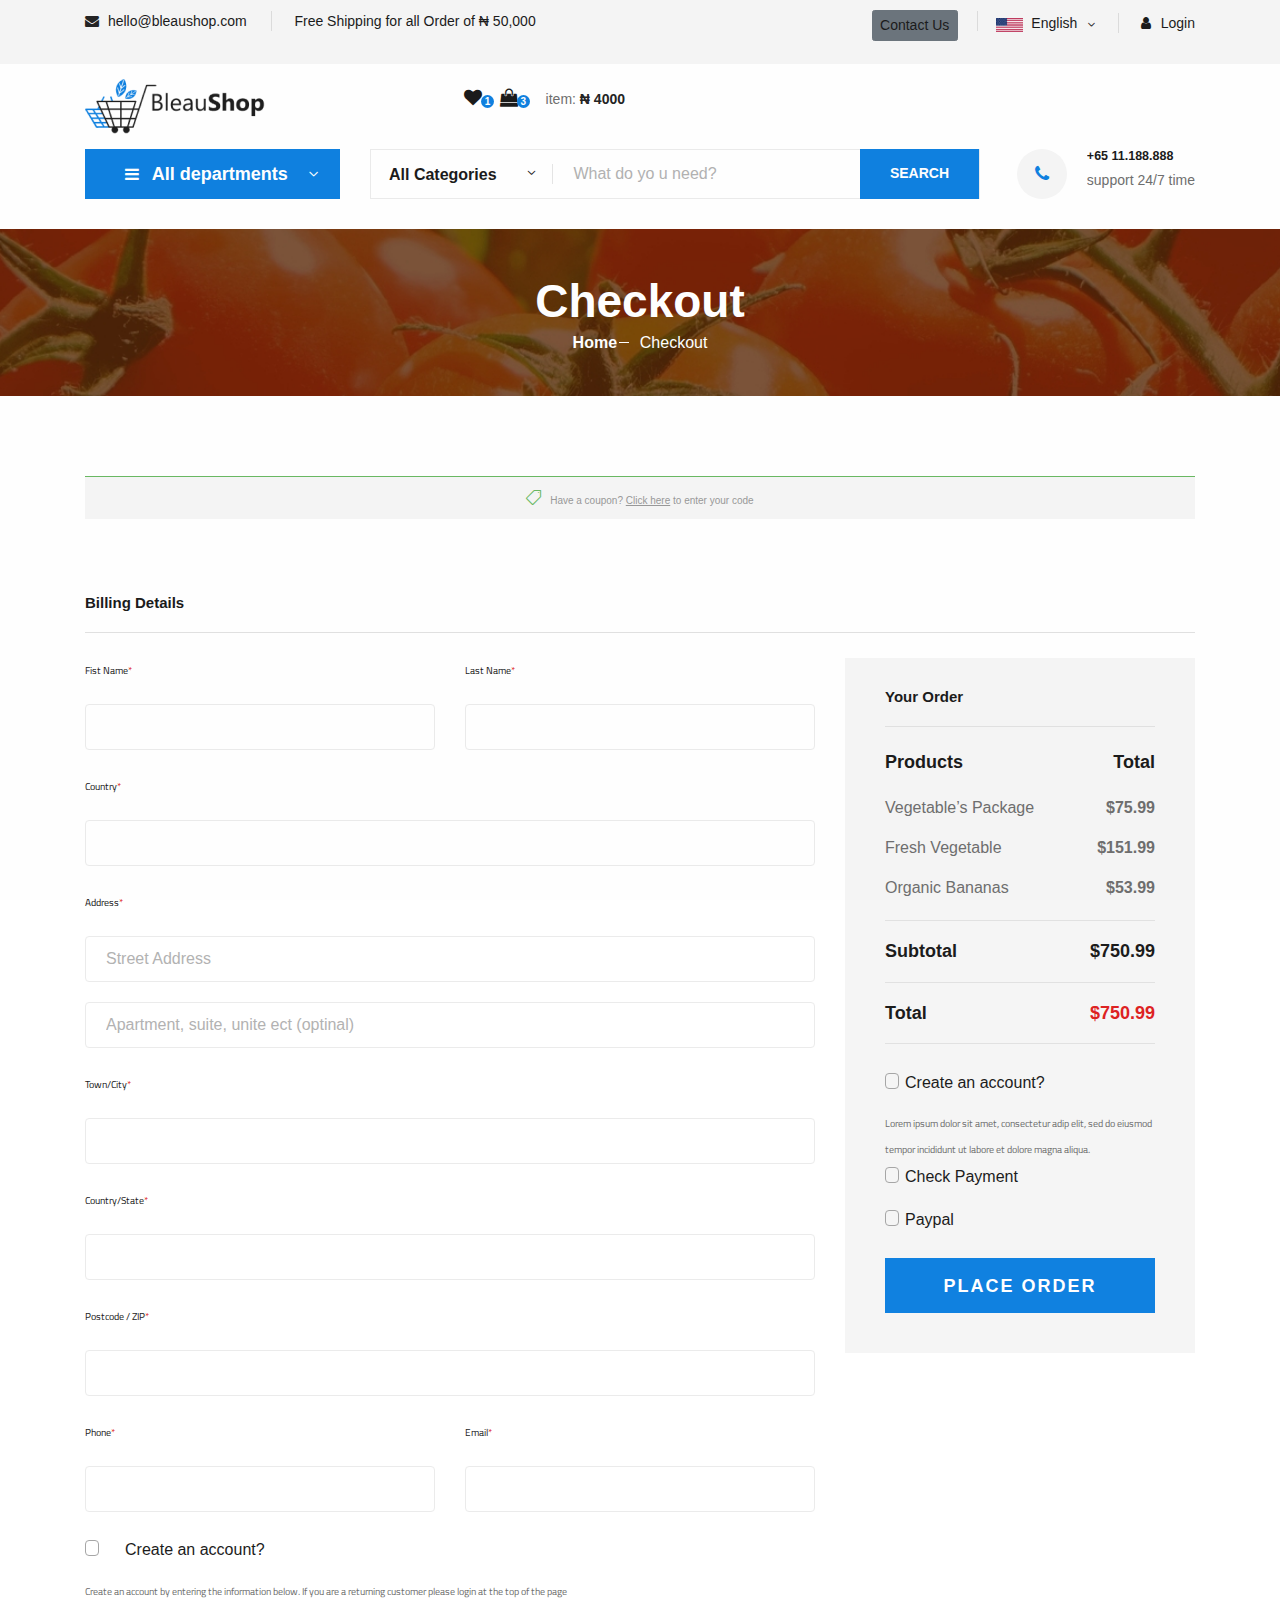
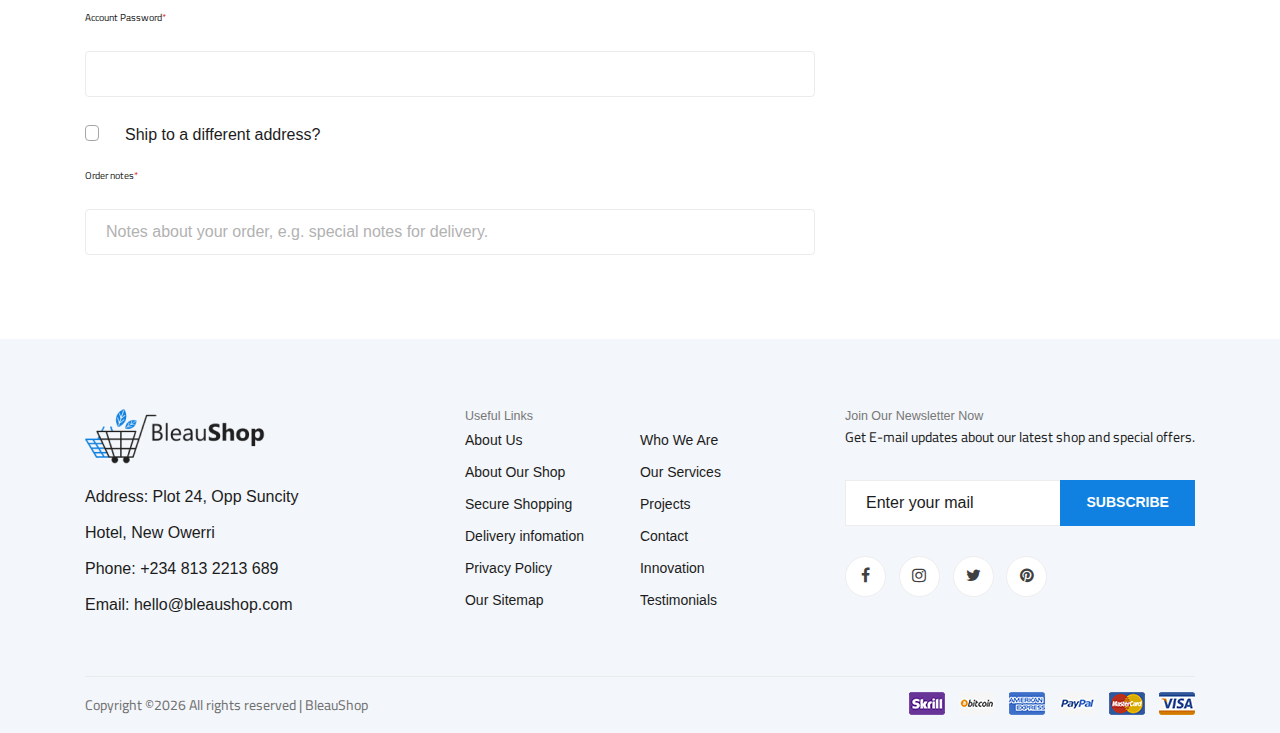
<file: checkout.html>
<!DOCTYPE html>
<html lang="zxx">

<head>
    <meta charset="UTF-8">
    <meta name="description" content="Ogani Template">
    <meta name="keywords" content="Ogani, unica, creative, html">
    <meta name="viewport" content="width=device-width, initial-scale=1.0">
    <meta http-equiv="X-UA-Compatible" content="ie=edge">
    <title>BleauShop</title>

    <!-- Google Font -->
    <link href="https://fonts.googleapis.com/css2?family=Cairo:wght@200;300;400;600;900&display=swap" rel="stylesheet">

    <!-- Css Styles -->
    <link rel="stylesheet" href="css/bootstrap.min.css" type="text/css">
    <link rel="stylesheet" href="css/font-awesome.min.css" type="text/css">
    <link rel="stylesheet" href="css/elegant-icons.css" type="text/css">
    <link rel="stylesheet" href="css/nice-select.css" type="text/css">
    <link rel="stylesheet" href="css/jquery-ui.min.css" type="text/css">
    <link rel="stylesheet" href="css/owl.carousel.min.css" type="text/css">
    <link rel="stylesheet" href="css/slicknav.min.css" type="text/css">
    <link rel="stylesheet" href="css/style.css" type="text/css">
</head>

<body>
    <!-- Page Preloder -->
    <div id="preloder">
        <div class="loader"></div>
    </div>

    <!-- Humberger Begin -->
    <div class="humberger__menu__overlay"></div>
    <div class="humberger__menu__wrapper">
        <div class="humberger__menu__logo">
            <a href="#"><img src="img/logo.png" alt=""></a>
        </div>
        <div class="humberger__menu__cart">
            <ul>
                <li><a href="#"><i class="fa fa-heart"></i> <span>1</span></a></li>
                <li><a href="#"><i class="fa fa-shopping-bag"></i> <span>3</span></a></li>
            </ul>
            <div class="header__cart__price">item: <span>&#8358 4000</span></div>
        </div>
        <div class="humberger__menu__widget">
            <div class="header__top__right__language">
                <img src="img/language.png" alt="">
                <div>English</div>
                <span class="arrow_carrot-down"></span>
                <ul>
                    <li><a href="#">Spanis</a></li>
                    <li><a href="#">English</a></li>
                </ul>
            </div>
            <div class="header__top__right__auth">
                <a href="./login.html"><i class="fa fa-user"></i> Login</a>
            </div>
        </div>
        <!--<nav class="humberger__menu__nav mobile-menu">
            <ul>
                <li class="active"><a href="./index.html">Home</a></li>
                <li><a href="./shop-grid.html">Shop</a></li>
                <li><a href="#">Pages</a>
                    <ul class="header__menu__dropdown">
                        <li><a href="./shop-details.html">Shop Details</a></li>
                        <li><a href="./shoping-cart.html">Shoping Cart</a></li>
                        <li><a href="./checkout.html">Check Out</a></li>
                        <li><a href="./blog-details.html">Blog Details</a></li>
                    </ul>
                </li>
                <li><a href="./blog.html">Blog</a></li>
                <li><a href="./contact.html">Contact</a></li>
            </ul>
        </nav>-->
        <div id="mobile-menu-wrap"></div>
        <div class="header__top__right__social">
            <ul><li><a href="./contact.html" class="btn btn-secondary">Contact Us</a></li></ul>
        </div>
        <div class="humberger__menu__contact">
            <ul>
                <li><i class="fa fa-envelope"></i> hello@bleaushop.com</li>
                <li>Free Shipping for all Order of &#8358 4000</li>
            </ul>
        </div>
    </div>
    <!-- Humberger End -->

    <!-- Header Section Begin -->
    <header class="header">
        <div class="header__top">
            <div class="container">
                <div class="row">
                    <div class="col-lg-6">
                        <div class="header__top__left">
                            <ul>
                                <li><i class="fa fa-envelope"></i> hello@bleaushop.com</li>
                                <li>Free Shipping for all Order of &#8358 50,000</li>
                            </ul>
                        </div>
                    </div>
                    <div class="col-lg-6">
                        <div class="header__top__right">
                            <div class="header__top__right__social">
                                <ul><li><a href="./contact.html" class="btn btn-secondary">Contact Us</a></li></ul>
                            </div>
                            <div class="header__top__right__language">
                                <img src="img/language.png" alt="">
                                <div>English</div>
                                <span class="arrow_carrot-down"></span>
                                <ul>
                                    <li><a href="#">Spanis</a></li>
                                    <li><a href="#">English</a></li>
                                </ul>
                            </div>
                            <div class="header__top__right__auth">
                                <a href="./login.html"><i class="fa fa-user"></i> Login</a>
                            </div>
                        </div>
                    </div>
                </div>
            </div>
        </div>
        <div class="container">
            <div class="row">
                <div class="col-lg-3">
                    <div class="header__logo">
                        <a href="./index.html"><img src="img/logo.png" alt=""></a>
                    </div>
                </div>
               <!---<div class="col-lg-6">
                    <nav class="header__menu">
                        <ul>
                            <li><a href="./index.html">Home</a></li>
                            <li class="active"><a href="./shop-grid.html">Shop</a></li>
                            <li><a href="#">Pages</a>
                                <ul class="header__menu__dropdown">
                                    <li><a href="./shop-details.html">Shop Details</a></li>
                                    <li><a href="./shoping-cart.html">Shoping Cart</a></li>
                                    <li><a href="./checkout.html">Check Out</a></li>
                                    <li><a href="./blog-details.html">Blog Details</a></li>
                                </ul>
                            </li>
                            <li><a href="./blog.html">Blog</a></li>
                            <li><a href="./contact.html">Contact</a></li>
                        </ul>
                    </nav>
                </div>-->
                <div class="col-lg-3">
                    <div class="header__cart">
                        <ul>
                            <li><a href="#"><i class="fa fa-heart"></i> <span>1</span></a></li>
                            <li><a href="#"><i class="fa fa-shopping-bag"></i> <span>3</span></a></li>
                        </ul>
                        <div class="header__cart__price">item: <span>&#8358 4000</span></div>
                    </div>
                </div>
            </div>
            <div class="humberger__open">
                <i class="fa fa-bars"></i>
            </div>
        </div>
    </header>
    <!-- Header Section End -->

    <!-- Hero Section Begin -->
    <section class="hero hero-normal">
        <div class="container">
            <div class="row">
                <div class="col-lg-3">
                    <div class="hero__categories">
                        <div class="hero__categories__all">
                            <i class="fa fa-bars"></i>
                            <span>All departments</span>
                        </div>
                        <ul>
                            <li><a href="#">Toiletries</a></li>
                            <li><a href="#">Health and Wellness</a></li>
                            <li><a href="#">Fresh Food</a></li>
                            <li><a href="#">Frozen Food</a></li>
                            <li><a href="#">Canned Food</a></li>
                            <li><a href="#">Cooking Oil</a></li>
                            <li><a href="#">Drinks and Milk</a></li>
                            <li><a href="#">Cleaning and Household</a></li>
                            <li><a href="#">fastfood</a></li>
                            <li><a href="#">Kids Store</a></li>
                            <li><a href="#">Kitchen Utilities</a></li>
                        </ul>
                    </div>
                </div>
                <div class="col-lg-9">
                    <div class="hero__search">
                        <div class="hero__search__form">
                            <form action="#">
                                <div class="hero__search__categories">
                                    All Categories
                                    <span class="arrow_carrot-down"></span>
                                </div>
                                <input type="text" placeholder="What do yo u need?">
                                <button type="submit" class="site-btn">SEARCH</button>
                            </form>
                        </div>
                        <div class="hero__search__phone">
                            <div class="hero__search__phone__icon">
                                <i class="fa fa-phone"></i>
                            </div>
                            <div class="hero__search__phone__text">
                                <h5>+65 11.188.888</h5>
                                <span>support 24/7 time</span>
                            </div>
                        </div>
                    </div>
                </div>
            </div>
        </div>
    </section>
    <!-- Hero Section End -->

    <!-- Breadcrumb Section Begin -->
    <section class="breadcrumb-section set-bg" data-setbg="img/breadcrumb.jpg">
        <div class="container">
            <div class="row">
                <div class="col-lg-12 text-center">
                    <div class="breadcrumb__text">
                        <h2>Checkout</h2>
                        <div class="breadcrumb__option">
                            <a href="./index.html">Home</a>
                            <span>Checkout</span>
                        </div>
                    </div>
                </div>
            </div>
        </div>
    </section>
    <!-- Breadcrumb Section End -->

    <!-- Checkout Section Begin -->
    <section class="checkout spad">
        <div class="container">
            <div class="row">
                <div class="col-lg-12">
                    <h6><span class="icon_tag_alt"></span> Have a coupon? <a href="#">Click here</a> to enter your code
                    </h6>
                </div>
            </div>
            <div class="checkout__form">
                <h4>Billing Details</h4>
                <form action="#">
                    <div class="row">
                        <div class="col-lg-8 col-md-6">
                            <div class="row">
                                <div class="col-lg-6">
                                    <div class="checkout__input">
                                        <p>Fist Name<span>*</span></p>
                                        <input type="text">
                                    </div>
                                </div>
                                <div class="col-lg-6">
                                    <div class="checkout__input">
                                        <p>Last Name<span>*</span></p>
                                        <input type="text">
                                    </div>
                                </div>
                            </div>
                            <div class="checkout__input">
                                <p>Country<span>*</span></p>
                                <input type="text">
                            </div>
                            <div class="checkout__input">
                                <p>Address<span>*</span></p>
                                <input type="text" placeholder="Street Address" class="checkout__input__add">
                                <input type="text" placeholder="Apartment, suite, unite ect (optinal)">
                            </div>
                            <div class="checkout__input">
                                <p>Town/City<span>*</span></p>
                                <input type="text">
                            </div>
                            <div class="checkout__input">
                                <p>Country/State<span>*</span></p>
                                <input type="text">
                            </div>
                            <div class="checkout__input">
                                <p>Postcode / ZIP<span>*</span></p>
                                <input type="text">
                            </div>
                            <div class="row">
                                <div class="col-lg-6">
                                    <div class="checkout__input">
                                        <p>Phone<span>*</span></p>
                                        <input type="text">
                                    </div>
                                </div>
                                <div class="col-lg-6">
                                    <div class="checkout__input">
                                        <p>Email<span>*</span></p>
                                        <input type="text">
                                    </div>
                                </div>
                            </div>
                            <div class="checkout__input__checkbox">
                                <label for="acc">
                                    Create an account?
                                    <input type="checkbox" id="acc">
                                    <span class="checkmark"></span>
                                </label>
                            </div>
                            <p>Create an account by entering the information below. If you are a returning customer
                                please login at the top of the page</p>
                            <div class="checkout__input">
                                <p>Account Password<span>*</span></p>
                                <input type="text">
                            </div>
                            <div class="checkout__input__checkbox">
                                <label for="diff-acc">
                                    Ship to a different address?
                                    <input type="checkbox" id="diff-acc">
                                    <span class="checkmark"></span>
                                </label>
                            </div>
                            <div class="checkout__input">
                                <p>Order notes<span>*</span></p>
                                <input type="text"
                                    placeholder="Notes about your order, e.g. special notes for delivery.">
                            </div>
                        </div>
                        <div class="col-lg-4 col-md-6">
                            <div class="checkout__order">
                                <h4>Your Order</h4>
                                <div class="checkout__order__products">Products <span>Total</span></div>
                                <ul>
                                    <li>Vegetable’s Package <span>$75.99</span></li>
                                    <li>Fresh Vegetable <span>$151.99</span></li>
                                    <li>Organic Bananas <span>$53.99</span></li>
                                </ul>
                                <div class="checkout__order__subtotal">Subtotal <span>$750.99</span></div>
                                <div class="checkout__order__total">Total <span>$750.99</span></div>
                                <div class="checkout__input__checkbox">
                                    <label for="acc-or">
                                        Create an account?
                                        <input type="checkbox" id="acc-or">
                                        <span class="checkmark"></span>
                                    </label>
                                </div>
                                <p>Lorem ipsum dolor sit amet, consectetur adip elit, sed do eiusmod tempor incididunt
                                    ut labore et dolore magna aliqua.</p>
                                <div class="checkout__input__checkbox">
                                    <label for="payment">
                                        Check Payment
                                        <input type="checkbox" id="payment">
                                        <span class="checkmark"></span>
                                    </label>
                                </div>
                                <div class="checkout__input__checkbox">
                                    <label for="paypal">
                                        Paypal
                                        <input type="checkbox" id="paypal">
                                        <span class="checkmark"></span>
                                    </label>
                                </div>
                                <button type="submit" class="site-btn">PLACE ORDER</button>
                            </div>
                        </div>
                    </div>
                </form>
            </div>
        </div>
    </section>
    <!-- Checkout Section End -->

       <!-- Footer Section Begin -->
       <footer class="footer spad">
        <div class="container">
            <div class="row">
                <div class="col-lg-3 col-md-6 col-sm-6">
                    <div class="footer__about">
                        <div class="footer__about__logo">
                            <a href="./index.html"><img src="img/logo.png" alt=""></a>
                        </div>
                        <ul>
                            <li>Address: Plot 24, Opp Suncity Hotel, New Owerri</li>
                            <li>Phone: +234 813 2213 689</li>
                            <li>Email: hello@bleaushop.com</li>
                        </ul>
                    </div>
                </div>
                <div class="col-lg-4 col-md-6 col-sm-6 offset-lg-1">
                    <div class="footer__widget">
                        <h5>Useful Links</h5>
                        <ul>
                            <li><a href="#">About Us</a></li>
                            <li><a href="#">About Our Shop</a></li>
                            <li><a href="#">Secure Shopping</a></li>
                            <li><a href="#">Delivery infomation</a></li>
                            <li><a href="#">Privacy Policy</a></li>
                            <li><a href="#">Our Sitemap</a></li>
                        </ul>
                        <ul>
                            <li><a href="#">Who We Are</a></li>
                            <li><a href="#">Our Services</a></li>
                            <li><a href="#">Projects</a></li>
                            <li><a href="#">Contact</a></li>
                            <li><a href="#">Innovation</a></li>
                            <li><a href="#">Testimonials</a></li>
                        </ul>
                    </div>
                </div>
                <div class="col-lg-4 col-md-12">
                    <div class="footer__widget">
                        <h5>Join Our Newsletter Now</h5>
                        <p>Get E-mail updates about our latest shop and special offers.</p>
                        <form action="#">
                            <input type="text" placeholder="Enter your mail">
                            <button type="submit" class="site-btn">Subscribe</button>
                        </form>
                        <div class="footer__widget__social">
                            <a href="#"><i class="fa fa-facebook"></i></a>
                            <a href="#"><i class="fa fa-instagram"></i></a>
                            <a href="#"><i class="fa fa-twitter"></i></a>
                            <a href="#"><i class="fa fa-pinterest"></i></a>
                        </div>
                    </div>
                </div>
            </div>
            <div class="row">
                <div class="col-lg-12">
                    <div class="footer__copyright">
                        <div class="footer__copyright__text"><p><!-- Link back to Colorlib can't be removed. Template is licensed under CC BY 3.0. -->
  Copyright &copy;<script>document.write(new Date().getFullYear());</script> All rights reserved | BleauShop
  <!-- Link back to Colorlib can't be removed. Template is licensed under CC BY 3.0. --></p></div>
                        <div class="footer__copyright__payment"><img src="img/payment-item.png" alt=""></div>
                    </div>
                </div>
            </div>
        </div>
    </footer>
    <!-- Footer Section End -->

    <!-- Js Plugins -->
    <script src="js/jquery-3.3.1.min.js"></script>
    <script src="js/bootstrap.min.js"></script>
    <script src="js/jquery.nice-select.min.js"></script>
    <script src="js/jquery-ui.min.js"></script>
    <script src="js/jquery.slicknav.js"></script>
    <script src="js/mixitup.min.js"></script>
    <script src="js/owl.carousel.min.js"></script>
    <script src="js/main.js"></script>

 

</body>

</html>
</file>
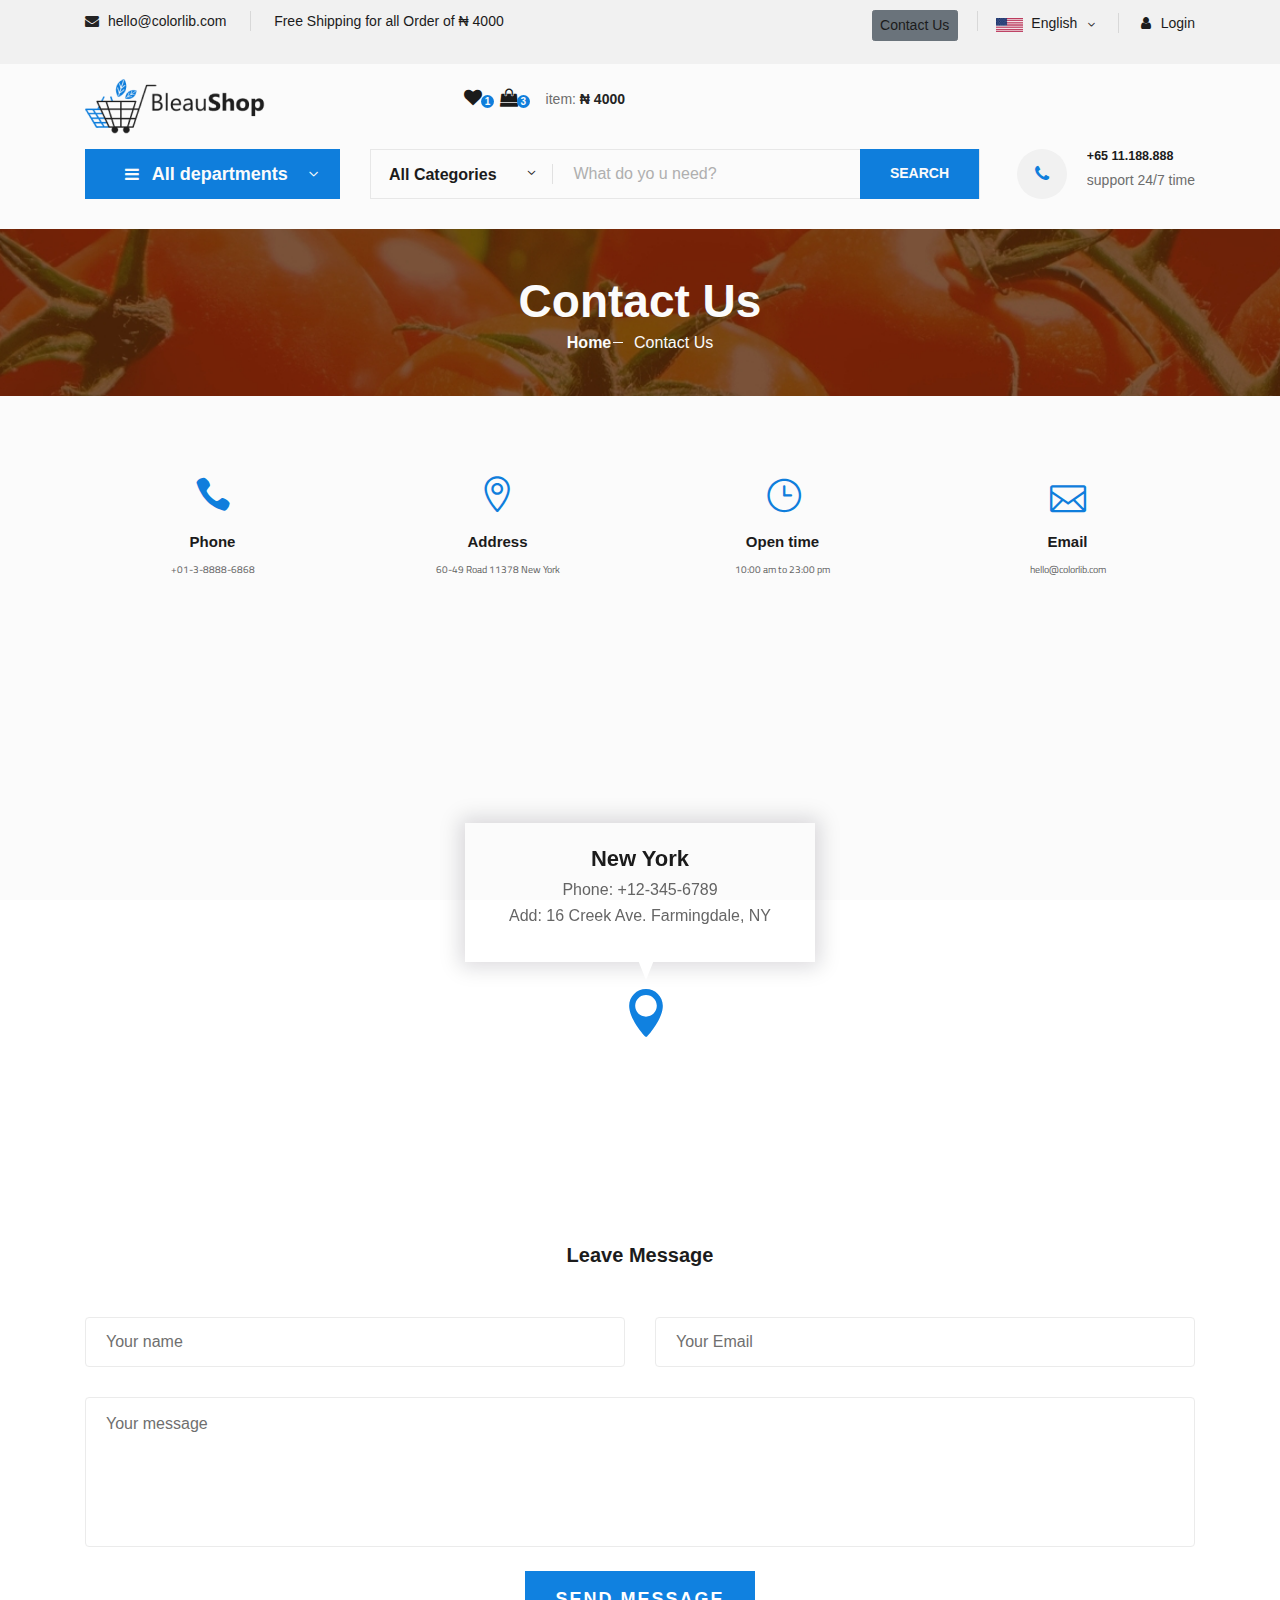
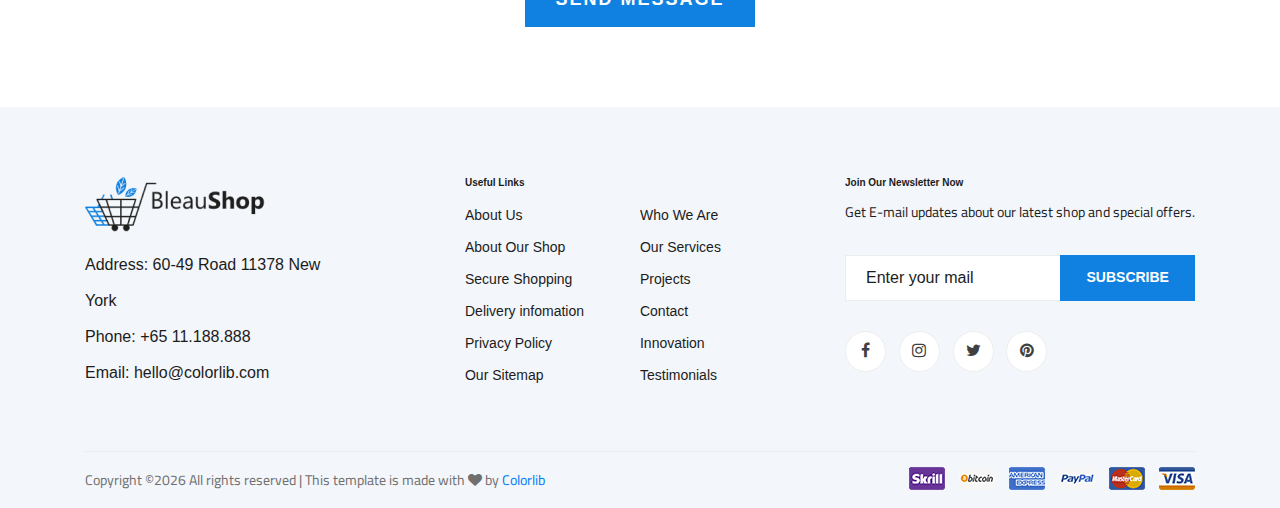
<file: contact.html>
<!DOCTYPE html>
<html lang="zxx">

<head>
    <meta charset="UTF-8">
    <meta name="description" content="Ogani Template">
    <meta name="keywords" content="Ogani, unica, creative, html">
    <meta name="viewport" content="width=device-width, initial-scale=1.0">
    <meta http-equiv="X-UA-Compatible" content="ie=edge">
    <title>BleauShop</title>

    <!-- Google Font -->
    <link href="https://fonts.googleapis.com/css2?family=Cairo:wght@200;300;400;600;900&display=swap" rel="stylesheet">

    <!-- Css Styles -->
    <link rel="stylesheet" href="css/bootstrap.min.css" type="text/css">
    <link rel="stylesheet" href="css/font-awesome.min.css" type="text/css">
    <link rel="stylesheet" href="css/elegant-icons.css" type="text/css">
    <link rel="stylesheet" href="css/nice-select.css" type="text/css">
    <link rel="stylesheet" href="css/jquery-ui.min.css" type="text/css">
    <link rel="stylesheet" href="css/owl.carousel.min.css" type="text/css">
    <link rel="stylesheet" href="css/slicknav.min.css" type="text/css">
    <link rel="stylesheet" href="css/style.css" type="text/css">
</head>

<body>
    <!-- Page Preloder -->
    <div id="preloder">
        <div class="loader"></div>
    </div>

    <!-- Humberger Begin -->
    <div class="humberger__menu__overlay"></div>
    <div class="humberger__menu__wrapper">
        <div class="humberger__menu__logo">
            <a href="#"><img src="img/logo.png" alt=""></a>
        </div>
        <div class="humberger__menu__cart">
            <ul>
                <li><a href="#"><i class="fa fa-heart"></i> <span>1</span></a></li>
                <li><a href="#"><i class="fa fa-shopping-bag"></i> <span>3</span></a></li>
            </ul>
            <div class="header__cart__price">item: <span>&#8358 4000</span></div>
        </div>
        <div class="humberger__menu__widget">
            <div class="header__top__right__language">
                <img src="img/language.png" alt="">
                <div>English</div>
                <span class="arrow_carrot-down"></span>
                <ul>
                    <li><a href="#">Spanis</a></li>
                    <li><a href="#">English</a></li>
                </ul>
            </div>
            <div class="header__top__right__auth">
                <a href="#"><i class="fa fa-user"></i> Login</a>
            </div>
        </div>
        <!--<nav class="humberger__menu__nav mobile-menu">
            <ul>
                <li class="active"><a href="./index.html">Home</a></li>
                <li><a href="./shop-grid.html">Shop</a></li>
                <li><a href="#">Pages</a>
                    <ul class="header__menu__dropdown">
                        <li><a href="./shop-details.html">Shop Details</a></li>
                        <li><a href="./shoping-cart.html">Shoping Cart</a></li>
                        <li><a href="./checkout.html">Check Out</a></li>
                        <li><a href="./blog-details.html">Blog Details</a></li>
                    </ul>
                </li>
                <li><a href="./blog.html">Blog</a></li>
                <li><a href="./contact.html">Contact</a></li>
            </ul>
        </nav>-->
        <div id="mobile-menu-wrap"></div>
        <div class="header__top__right__social">
            <ul><li><a href="./contact.html" class="btn btn-secondary">Contact Us</a></li></ul>
        </div>
        <div class="humberger__menu__contact">
            <ul>
                <li><i class="fa fa-envelope"></i> hello@colorlib.com</li>
                <li>Free Shipping for all Order of &#8358 4000</li>
            </ul>
        </div>
    </div>
    <!-- Humberger End -->

    <!-- Header Section Begin -->
    <header class="header">
        <div class="header__top">
            <div class="container">
                <div class="row">
                    <div class="col-lg-6">
                        <div class="header__top__left">
                            <ul>
                                <li><i class="fa fa-envelope"></i> hello@colorlib.com</li>
                                <li>Free Shipping for all Order of &#8358 4000</li>
                            </ul>
                        </div>
                    </div>
                    <div class="col-lg-6">
                        <div class="header__top__right">
                            <div class="header__top__right__social">
                                <ul><li><a href="./contact.html" class="btn btn-secondary">Contact Us</a></li></ul>
                            </div>
                            <div class="header__top__right__language">
                                <img src="img/language.png" alt="">
                                <div>English</div>
                                <span class="arrow_carrot-down"></span>
                                <ul>
                                    <li><a href="#">Spanis</a></li>
                                    <li><a href="#">English</a></li>
                                </ul>
                            </div>
                            <div class="header__top__right__auth">
                                <a href="#"><i class="fa fa-user"></i> Login</a>
                            </div>
                        </div>
                    </div>
                </div>
            </div>
        </div>
        <div class="container">
            <div class="row">
                <div class="col-lg-3">
                    <div class="header__logo">
                        <a href="./index.html"><img src="img/logo.png" alt=""></a>
                    </div>
                </div>
                <!--<div class="col-lg-6">
                    <nav class="header__menu">
                        <ul>
                            <li><a href="./index.html">Home</a></li>
                            <li><a href="./shop-grid.html">Shop</a></li>
                            <li><a href="#">Pages</a>
                                <ul class="header__menu__dropdown">
                                    <li><a href="./shop-details.html">Shop Details</a></li>
                                    <li><a href="./shoping-cart.html">Shoping Cart</a></li>
                                    <li><a href="./checkout.html">Check Out</a></li>
                                    <li><a href="./blog-details.html">Blog Details</a></li>
                                </ul>
                            </li>
                            <li><a href="./blog.html">Blog</a></li>
                            <li class="active"><a href="./contact.html">Contact</a></li>
                        </ul>
                    </nav>
                </div>-->
                <div class="col-lg-3">
                    <div class="header__cart">
                        <ul>
                            <li><a href="#"><i class="fa fa-heart"></i> <span>1</span></a></li>
                            <li><a href="#"><i class="fa fa-shopping-bag"></i> <span>3</span></a></li>
                        </ul>
                        <div class="header__cart__price">item: <span>&#8358 4000</span></div>
                    </div>
                </div>
            </div>
            <div class="humberger__open">
                <i class="fa fa-bars"></i>
            </div>
        </div>
    </header>
    <!-- Header Section End -->

    <!-- Hero Section Begin -->
    <section class="hero hero-normal">
        <div class="container">
            <div class="row">
                <div class="col-lg-3">
                    <div class="hero__categories">
                        <div class="hero__categories__all">
                            <i class="fa fa-bars"></i>
                            <span>All departments</span>
                        </div>
                        <ul>
                            <li><a href="#">Toiletries</a></li>
                            <li><a href="#">Health and Wellness</a></li>
                            <li><a href="#">Fresh Food</a></li>
                            <li><a href="#">Frozen Food</a></li>
                            <li><a href="#">Canned Food</a></li>
                            <li><a href="#">Cooking Oil</a></li>
                            <li><a href="#">Drinks and Milk</a></li>
                            <li><a href="#">Cleaning and Household</a></li>
                            <li><a href="#">fastfood</a></li>
                            <li><a href="#">Kids Store</a></li>
                            <li><a href="#">Kitchen Utilities</a></li>
                        </ul>
                    </div>
                </div>
                <div class="col-lg-9">
                    <div class="hero__search">
                        <div class="hero__search__form">
                            <form action="#">
                                <div class="hero__search__categories">
                                    All Categories
                                    <span class="arrow_carrot-down"></span>
                                </div>
                                <input type="text" placeholder="What do yo u need?">
                                <button type="submit" class="site-btn">SEARCH</button>
                            </form>
                        </div>
                        <div class="hero__search__phone">
                            <div class="hero__search__phone__icon">
                                <i class="fa fa-phone"></i>
                            </div>
                            <div class="hero__search__phone__text">
                                <h5>+65 11.188.888</h5>
                                <span>support 24/7 time</span>
                            </div>
                        </div>
                    </div>
                </div>
            </div>
        </div>
    </section>
    <!-- Hero Section End -->

    <!-- Breadcrumb Section Begin -->
    <section class="breadcrumb-section set-bg" data-setbg="img/breadcrumb.jpg">
        <div class="container">
            <div class="row">
                <div class="col-lg-12 text-center">
                    <div class="breadcrumb__text">
                        <h2>Contact Us</h2>
                        <div class="breadcrumb__option">
                            <a href="./index.html">Home</a>
                            <span>Contact Us</span>
                        </div>
                    </div>
                </div>
            </div>
        </div>
    </section>
    <!-- Breadcrumb Section End -->

    <!-- Contact Section Begin -->
    <section class="contact spad">
        <div class="container">
            <div class="row">
                <div class="col-lg-3 col-md-3 col-sm-6 text-center">
                    <div class="contact__widget">
                        <span class="icon_phone"></span>
                        <h4>Phone</h4>
                        <p>+01-3-8888-6868</p>
                    </div>
                </div>
                <div class="col-lg-3 col-md-3 col-sm-6 text-center">
                    <div class="contact__widget">
                        <span class="icon_pin_alt"></span>
                        <h4>Address</h4>
                        <p>60-49 Road 11378 New York</p>
                    </div>
                </div>
                <div class="col-lg-3 col-md-3 col-sm-6 text-center">
                    <div class="contact__widget">
                        <span class="icon_clock_alt"></span>
                        <h4>Open time</h4>
                        <p>10:00 am to 23:00 pm</p>
                    </div>
                </div>
                <div class="col-lg-3 col-md-3 col-sm-6 text-center">
                    <div class="contact__widget">
                        <span class="icon_mail_alt"></span>
                        <h4>Email</h4>
                        <p>hello@colorlib.com</p>
                    </div>
                </div>
            </div>
        </div>
    </section>
    <!-- Contact Section End -->

    <!-- Map Begin -->
    <div class="map">
        <iframe
            src="https://www.google.com/maps/embed?pb=!1m18!1m12!1m3!1d49116.39176087041!2d-86.41867791216099!3d39.69977417971648!2m3!1f0!2f0!3f0!3m2!1i1024!2i768!4f13.1!3m3!1m2!1s0x886ca48c841038a1%3A0x70cfba96bf847f0!2sPlainfield%2C%20IN%2C%20USA!5e0!3m2!1sen!2sbd!4v1586106673811!5m2!1sen!2sbd"
            height="500" style="border:0;" allowfullscreen="" aria-hidden="false" tabindex="0"></iframe>
        <div class="map-inside">
            <i class="icon_pin"></i>
            <div class="inside-widget">
                <h4>New York</h4>
                <ul>
                    <li>Phone: +12-345-6789</li>
                    <li>Add: 16 Creek Ave. Farmingdale, NY</li>
                </ul>
            </div>
        </div>
    </div>
    <!-- Map End -->

    <!-- Contact Form Begin -->
    <div class="contact-form spad">
        <div class="container">
            <div class="row">
                <div class="col-lg-12">
                    <div class="contact__form__title">
                        <h2>Leave Message</h2>
                    </div>
                </div>
            </div>
            <form action="#">
                <div class="row">
                    <div class="col-lg-6 col-md-6">
                        <input type="text" placeholder="Your name">
                    </div>
                    <div class="col-lg-6 col-md-6">
                        <input type="text" placeholder="Your Email">
                    </div>
                    <div class="col-lg-12 text-center">
                        <textarea placeholder="Your message"></textarea>
                        <button type="submit" class="site-btn">SEND MESSAGE</button>
                    </div>
                </div>
            </form>
        </div>
    </div>
    <!-- Contact Form End -->

    <!-- Footer Section Begin -->
    <footer class="footer spad">
        <div class="container">
            <div class="row">
                <div class="col-lg-3 col-md-6 col-sm-6">
                    <div class="footer__about">
                        <div class="footer__about__logo">
                            <a href="./index.html"><img src="img/logo.png" alt=""></a>
                        </div>
                        <ul>
                            <li>Address: 60-49 Road 11378 New York</li>
                            <li>Phone: +65 11.188.888</li>
                            <li>Email: hello@colorlib.com</li>
                        </ul>
                    </div>
                </div>
                <div class="col-lg-4 col-md-6 col-sm-6 offset-lg-1">
                    <div class="footer__widget">
                        <h6>Useful Links</h6>
                        <ul>
                            <li><a href="#">About Us</a></li>
                            <li><a href="#">About Our Shop</a></li>
                            <li><a href="#">Secure Shopping</a></li>
                            <li><a href="#">Delivery infomation</a></li>
                            <li><a href="#">Privacy Policy</a></li>
                            <li><a href="#">Our Sitemap</a></li>
                        </ul>
                        <ul>
                            <li><a href="#">Who We Are</a></li>
                            <li><a href="#">Our Services</a></li>
                            <li><a href="#">Projects</a></li>
                            <li><a href="#">Contact</a></li>
                            <li><a href="#">Innovation</a></li>
                            <li><a href="#">Testimonials</a></li>
                        </ul>
                    </div>
                </div>
                <div class="col-lg-4 col-md-12">
                    <div class="footer__widget">
                        <h6>Join Our Newsletter Now</h6>
                        <p>Get E-mail updates about our latest shop and special offers.</p>
                        <form action="#">
                            <input type="text" placeholder="Enter your mail">
                            <button type="submit" class="site-btn">Subscribe</button>
                        </form>
                        <div class="footer__widget__social">
                            <a href="#"><i class="fa fa-facebook"></i></a>
                            <a href="#"><i class="fa fa-instagram"></i></a>
                            <a href="#"><i class="fa fa-twitter"></i></a>
                            <a href="#"><i class="fa fa-pinterest"></i></a>
                        </div>
                    </div>
                </div>
            </div>
            <div class="row">
                <div class="col-lg-12">
                    <div class="footer__copyright">
                        <div class="footer__copyright__text"><p><!-- Link back to Colorlib can't be removed. Template is licensed under CC BY 3.0. -->
  Copyright &copy;<script>document.write(new Date().getFullYear());</script> All rights reserved | This template is made with <i class="fa fa-heart" aria-hidden="true"></i> by <a href="https://colorlib.com" target="_blank">Colorlib</a>
  <!-- Link back to Colorlib can't be removed. Template is licensed under CC BY 3.0. --></p></div>
                        <div class="footer__copyright__payment"><img src="img/payment-item.png" alt=""></div>
                    </div>
                </div>
            </div>
        </div>
    </footer>
    <!-- Footer Section End -->

    <!-- Js Plugins -->
    <script src="js/jquery-3.3.1.min.js"></script>
    <script src="js/bootstrap.min.js"></script>
    <script src="js/jquery.nice-select.min.js"></script>
    <script src="js/jquery-ui.min.js"></script>
    <script src="js/jquery.slicknav.js"></script>
    <script src="js/mixitup.min.js"></script>
    <script src="js/owl.carousel.min.js"></script>
    <script src="js/main.js"></script>



</body>

</html>
</file>
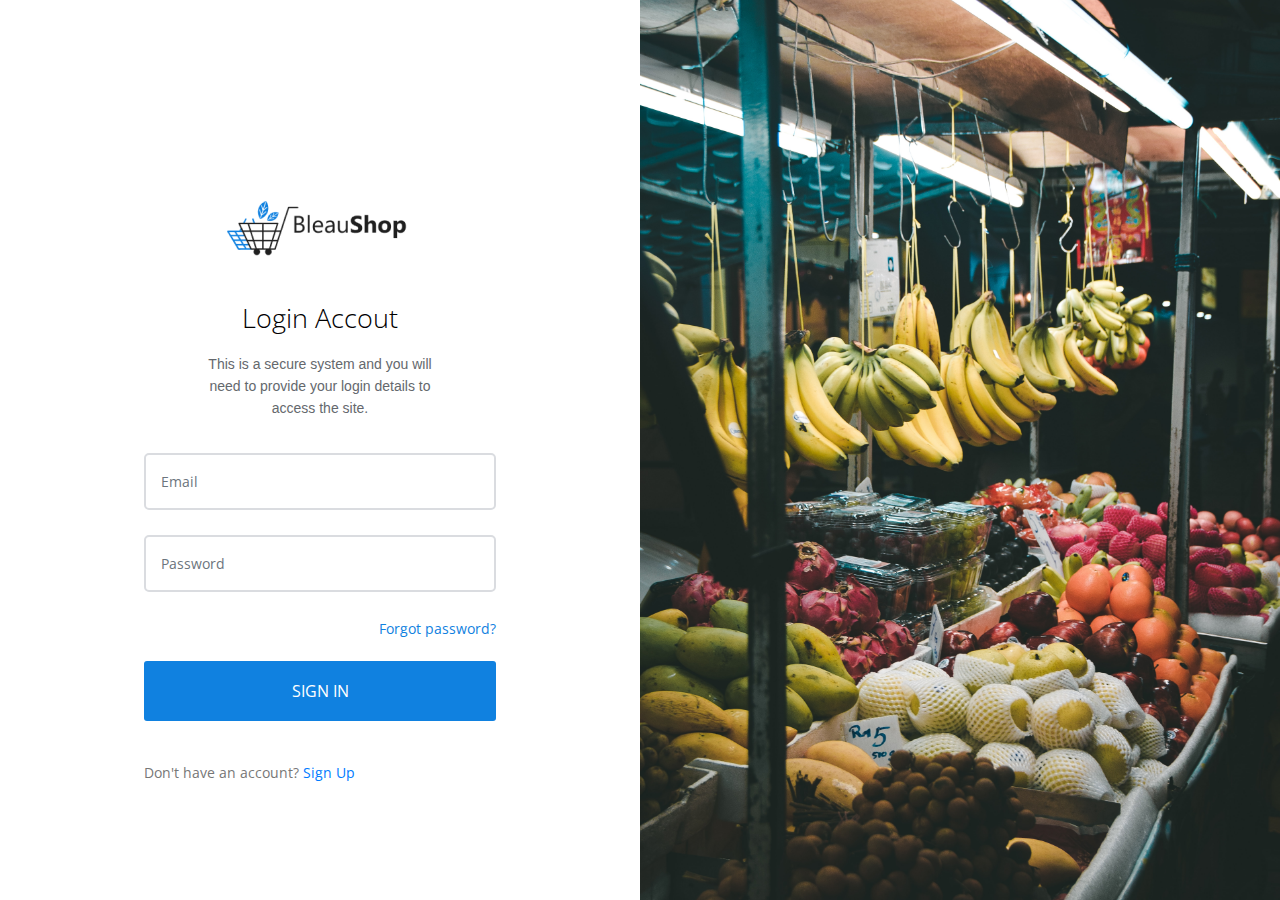
<file: login.html>
<!DOCTYPE html>
<html lang="en">

<head>
    <meta charset="UTF-8">
    <meta name="viewport" content="width=device-width, initial-scale=1.0">
    <meta http-equiv="X-UA-Compatible" content="ie=edge">
    <!-- -------------
    Custom Css
------------------ -->
    <link rel="stylesheet" href="css/style.css" type="text/css">
    <link rel="stylesheet" href="https://use.fontawesome.com/releases/v5.6.3/css/all.css"
        integrity="sha384-UHRtZLI+pbxtHCWp1t77Bi1L4ZtiqrqD80Kn4Z8NTSRyMA2Fd33n5dQ8lWUE00s/" crossorigin="anonymous">
    <link href="https://fonts.googleapis.com/css?family=Open+Sans:300,400,600,700,800&display=swap" rel="stylesheet">
    <title>::: Login :::</title>
</head>

<body class="login">

    <section class="main-area">
        <div class="container-fluid">
            <div class="row h100">
                <div class="col-md-6 p-0">
                    <div class="login">
                        <div class="center-box">
                            <div class="logo">
                                <a href="index.html"><img src="img/logo.png" alt=""></a>
                            </div>
                            <div class="title">
                                <h4>Login Accout</h4>
                                <p>This is a secure system and you will <br> need to provide your login details to <br>
                                    access the site.</p>
                            </div>
                            <div class="form-wrap">
                                <form class="pui-form" method="post" action="">
                                    <div class="pui-form__element">
                                        <input type="email" id="inputEmail" class="form-control" placeholder="Email"
                                            required="">
                                    </div>
                                    <div class="pui-form__element"> 
                                        <input type="password" id="inputEmail" class="form-control"
                                            placeholder="Password">
                                    </div>
                                    <div class="form-check">

                                        <label class="form-check-label forget-password" for="exampleCheck1"><a
                                                href="#">Forgot
                                                password?</a></label>
                                    </div>
                                    <div class="pui-form__element">
                                        <button class="btn btn-lg btn-primary btn-block" type="submit">SIGN IN</button>
                                    </div>
                                </form>

                                <span class="signup-label">Don't have an account? <a href="signup.html"> Sign Up </a></span>
                            </div>
                        </div>
                    </div>
                </div>
                <div class="col-md-6 p-0 m-none" style="background: url(img/login.jpg) center center;background-size: cover;
                background-repeat: no-repeat;">

                </div>
            </div>
        </div>
    </section>









    <script src="https://maxcdn.bootstrapcdn.com/bootstrap/4.0.0/js/bootstrap.min.js"
        integrity="sha384-JZR6Spejh4U02d8jOt6vLEHfe/JQGiRRSQQxSfFWpi1MquVdAyjUar5+76PVCmYl"
        crossorigin="anonymous"></script>
    <script src="https://ajax.googleapis.com/ajax/libs/jquery/1.12.4/jquery.min.js"></script>
    <script src="js/main.js"></script>
</body>

</html>
</file>
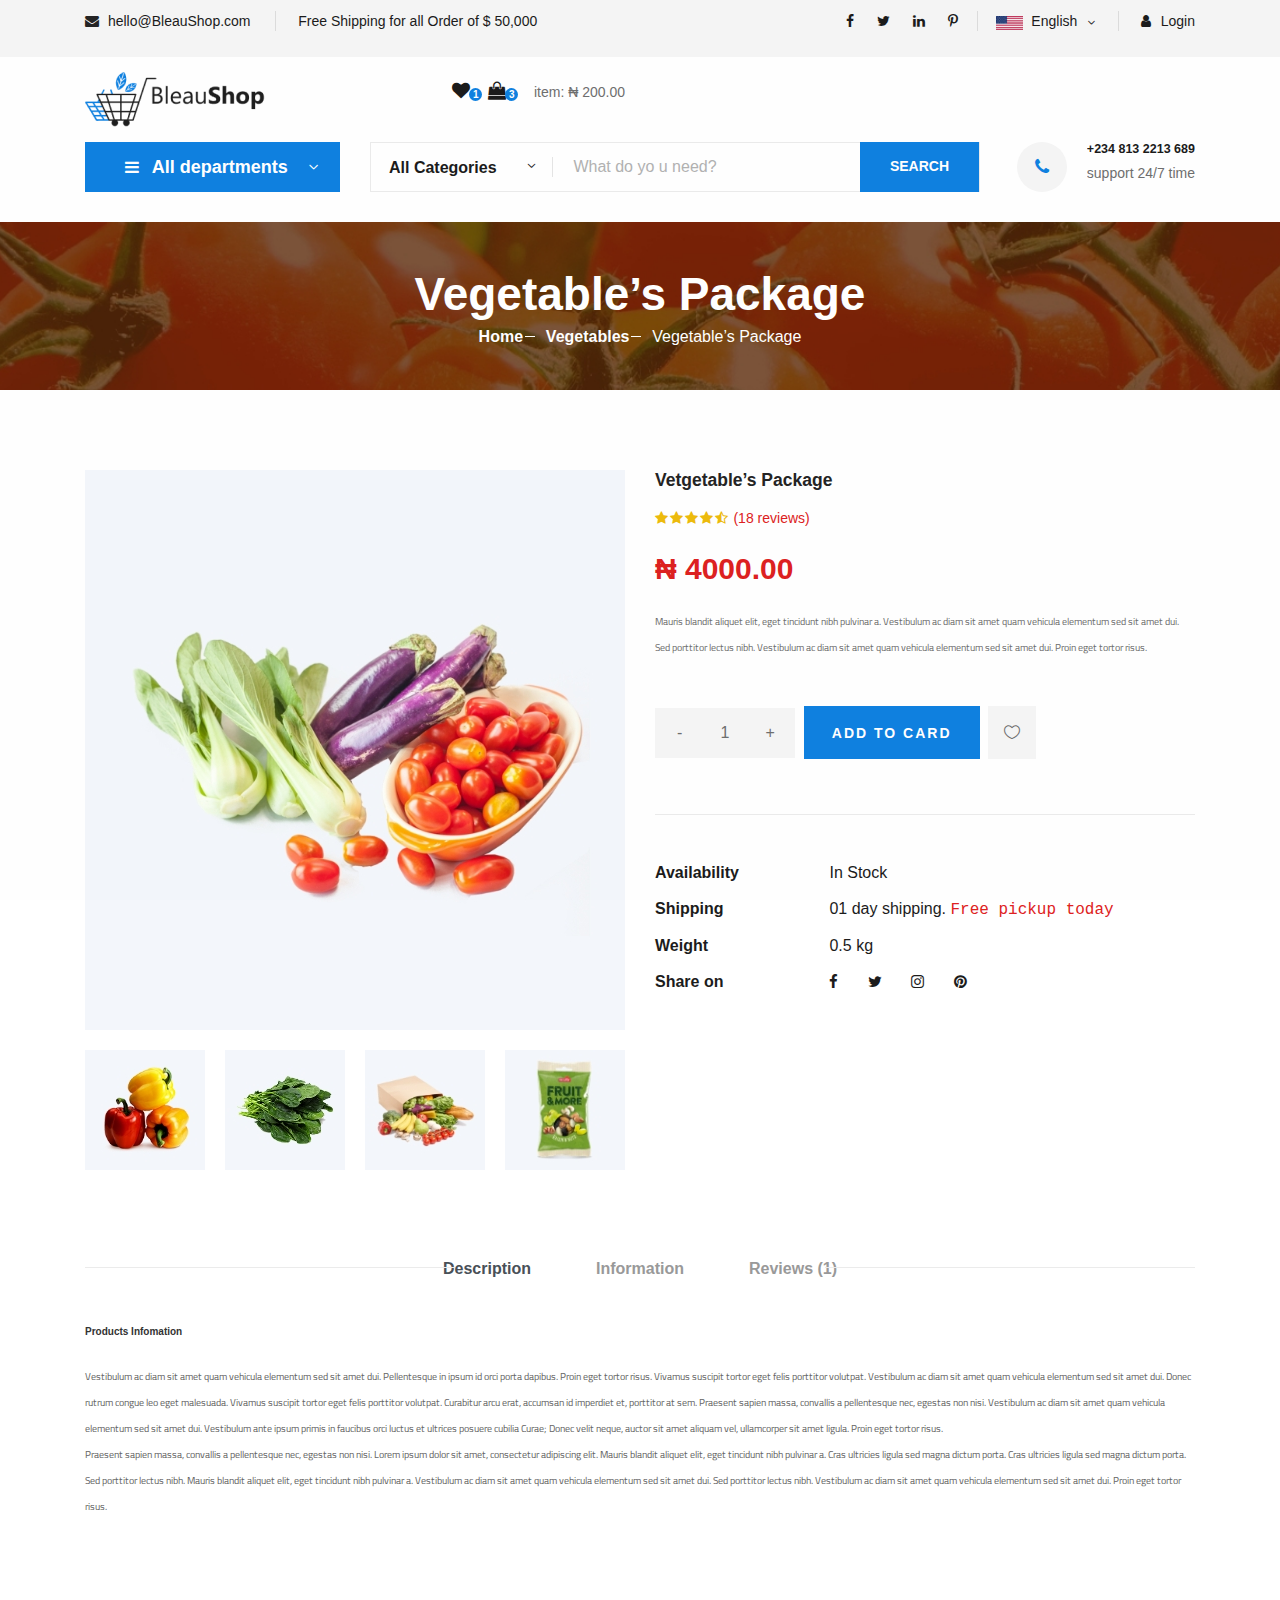
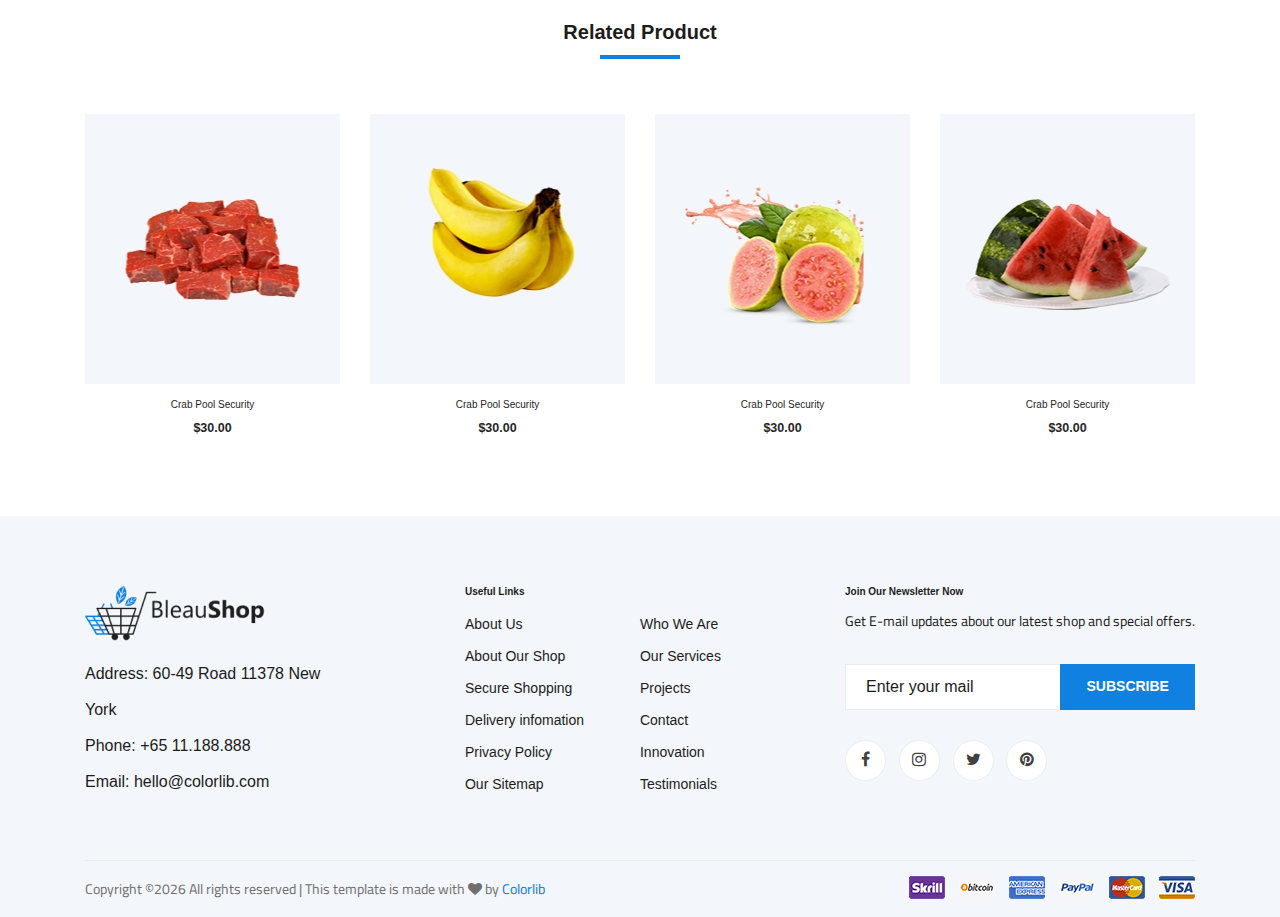
<file: shop-details.html>
<!DOCTYPE html>
<html lang="zxx">

<head>
    <meta charset="UTF-8">
    <meta name="description" content="Ogani Template">
    <meta name="keywords" content="Ogani, unica, creative, html">
    <meta name="viewport" content="width=device-width, initial-scale=1.0">
    <meta http-equiv="X-UA-Compatible" content="ie=edge">
    <title>BleauShop</title>

    <!-- Google Font -->
    <link href="https://fonts.googleapis.com/css2?family=Cairo:wght@200;300;400;600;900&display=swap" rel="stylesheet">

    <!-- Css Styles -->
    <link rel="stylesheet" href="css/bootstrap.min.css" type="text/css">
    <link rel="stylesheet" href="css/font-awesome.min.css" type="text/css">
    <link rel="stylesheet" href="css/elegant-icons.css" type="text/css">
    <link rel="stylesheet" href="css/nice-select.css" type="text/css">
    <link rel="stylesheet" href="css/jquery-ui.min.css" type="text/css">
    <link rel="stylesheet" href="css/owl.carousel.min.css" type="text/css">
    <link rel="stylesheet" href="css/slicknav.min.css" type="text/css">
    <link rel="stylesheet" href="css/style.css" type="text/css">
</head>

<body>
    <!-- Page Preloder -->
    <div id="preloder">
        <div class="loader"></div>
    </div>

    <!-- Humberger Begin -->
    <div class="humberger__menu__overlay"></div>
    <div class="humberger__menu__wrapper">
        <div class="humberger__menu__logo">
            <a href="#"><img src="img/logo.png" alt=""></a>
        </div>
        <div class="humberger__menu__cart">
            <ul>
                <li><a href="#"><i class="fa fa-heart"></i> <span>1</span></a></li>
                <li><a href="#"><i class="fa fa-shopping-bag"></i> <span>3</span></a></li>
            </ul>
            <div class="header__cart__price">item: <span>&#8358 4000</span></div>
        </div>
        <div class="humberger__menu__widget">
            <div class="header__top__right__language">
                <img src="img/language.png" alt="">
                <div>English</div>
                <span class="arrow_carrot-down"></span>
                <ul>
                    <li><a href="#">Spanis</a></li>
                    <li><a href="#">English</a></li>
                </ul>
            </div>
            <div class="header__top__right__auth">
                <a href="#"><i class="fa fa-user"></i> Login</a>
            </div>
        </div>
       <!--- <nav class="humberger__menu__nav mobile-menu">
            <ul>
                <li class="active"><a href="./index.html">Home</a></li>
                <li><a href="./shop-grid.html">Shop</a></li>
                <li><a href="#">Pages</a>
                    <ul class="header__menu__dropdown">
                        <li><a href="./shop-details.html">Shop Details</a></li>
                        <li><a href="./shoping-cart.html">Shoping Cart</a></li>
                        <li><a href="./checkout.html">Check Out</a></li>
                        <li><a href="./blog-details.html">Blog Details</a></li>
                    </ul>
                </li>
                <li><a href="./blog.html">Blog</a></li>
                <li><a href="./contact.html">Contact</a></li>
            </ul>
        </nav>-->
        <div id="mobile-menu-wrap"></div>
        <div class="header__top__right__social">
            <a href="#"><i class="fa fa-facebook"></i></a>
            <a href="#"><i class="fa fa-twitter"></i></a>
            <a href="#"><i class="fa fa-linkedin"></i></a>
            <a href="#"><i class="fa fa-pinterest-p"></i></a>
        </div>
        <div class="humberger__menu__contact">
            <ul>
                <li><i class="fa fa-envelope"></i> hello@BleauShop.com</li>
                <li>Free Shipping for all Order of $ 50,000</li>
            </ul>
        </div>
    </div>
    <!-- Humberger End -->

    <!-- Header Section Begin -->
    <header class="header">
        <div class="header__top">
            <div class="container">
                <div class="row">
                    <div class="col-lg-6">
                        <div class="header__top__left">
                            <ul>
                                <li><i class="fa fa-envelope"></i> hello@BleauShop.com</li>
                                <li>Free Shipping for all Order of $ 50,000</li>
                            </ul>
                        </div>
                    </div>
                    <div class="col-lg-6">
                        <div class="header__top__right">
                            <div class="header__top__right__social">
                                <a href="#"><i class="fa fa-facebook"></i></a>
                                <a href="#"><i class="fa fa-twitter"></i></a>
                                <a href="#"><i class="fa fa-linkedin"></i></a>
                                <a href="#"><i class="fa fa-pinterest-p"></i></a>
                            </div>
                            <div class="header__top__right__language">
                                <img src="img/language.png" alt="">
                                <div>English</div>
                                <span class="arrow_carrot-down"></span>
                                <ul>
                                    <li><a href="#">Spanis</a></li>
                                    <li><a href="#">English</a></li>
                                </ul>
                            </div>
                            <div class="header__top__right__auth">
                                <a href="./login.html"><i class="fa fa-user"></i> Login</a>
                            </div>
                        </div>
                    </div>
                </div>
            </div>
        </div>
        <div class="container">
            <div class="row">
                <div class="col-lg-3">
                    <div class="header__logo">
                        <a href="./index.html"><img src="img/logo.png" alt=""></a>
                    </div>
                </div>
                <!--<div class="col-lg-6">
                    <nav class="header__menu">
                        <ul>
                            <li><a href="./index.html">Home</a></li>
                            <li class="active"><a href="./shop-grid.html">Shop</a></li>
                            <li><a href="#">Pages</a>
                                <ul class="header__menu__dropdown">
                                    <li><a href="./shop-details.html">Shop Details</a></li>
                                    <li><a href="./shoping-cart.html">Shoping Cart</a></li>
                                    <li><a href="./checkout.html">Check Out</a></li>
                                    <li><a href="./blog-details.html">Blog Details</a></li>
                                </ul>
                            </li>
                            <li><a href="./blog.html">Blog</a></li>
                            <li><a href="./contact.html">Contact</a></li>
                        </ul>
                    </nav>
                </div>-->
                <div class="col-lg-3">
                    <div class="header__cart">
                        <ul>
                            <li><a href="#"><i class="fa fa-heart"></i> <span>1</span></a></li>
                            <li><a href="#"><i class="fa fa-shopping-bag"></i> <span>3</span></a></li>
                        </ul>
                        <div class="header__cart__price">item: &#8358 200.00</span></div>
                    </div>
                </div>
            </div>
            <div class="humberger__open">
                <i class="fa fa-bars"></i>
            </div>
        </div>
    </header>
    <!-- Header Section End -->

    <!-- Hero Section Begin -->
    <section class="hero hero-normal">
        <div class="container">
            <div class="row">
                <div class="col-lg-3">
                    <div class="hero__categories">
                        <div class="hero__categories__all">
                            <i class="fa fa-bars"></i>
                            <span>All departments</span>
                        </div>
                        <ul>
                            <li><a href="#">Toiletries</a></li>
                            <li><a href="#">Health and Wellness</a></li>
                            <li><a href="#">Fresh Food</a></li>
                            <li><a href="#">Frozen Food</a></li>
                            <li><a href="#">Canned Food</a></li>
                            <li><a href="#">Cooking Oil</a></li>
                            <li><a href="#">Drinks and Milk</a></li>
                            <li><a href="#">Cleaning and Household</a></li>
                            <li><a href="#">fastfood</a></li>
                            <li><a href="#">Kids Store</a></li>
                            <li><a href="#">Kitchen Utilities</a></li>
                        </ul>
                    </div>
                </div>
                <div class="col-lg-9">
                    <div class="hero__search">
                        <div class="hero__search__form">
                            <form action="#">
                                <div class="hero__search__categories">
                                    All Categories
                                    <span class="arrow_carrot-down"></span>
                                </div>
                                <input type="text" placeholder="What do yo u need?">
                                <button type="submit" class="site-btn">SEARCH</button>
                            </form>
                        </div>
                        <div class="hero__search__phone">
                            <div class="hero__search__phone__icon">
                                <i class="fa fa-phone"></i>
                            </div>
                            <div class="hero__search__phone__text">
                                <h5>+234 813 2213 689</h5>
                                <span>support 24/7 time</span>
                            </div>
                        </div>
                    </div>
                </div>
            </div>
        </div>
    </section>
    <!-- Hero Section End -->

    <!-- Breadcrumb Section Begin -->
    <section class="breadcrumb-section set-bg" data-setbg="img/breadcrumb.jpg">
        <div class="container">
            <div class="row">
                <div class="col-lg-12 text-center">
                    <div class="breadcrumb__text">
                        <h2>Vegetable’s Package</h2>
                        <div class="breadcrumb__option">
                            <a href="./index.html">Home</a>
                            <a href="./index.html">Vegetables</a>
                            <span>Vegetable’s Package</span>
                        </div>
                    </div>
                </div>
            </div>
        </div>
    </section>
    <!-- Breadcrumb Section End -->

    <!-- Product Details Section Begin -->
    <section class="product-details spad">
        <div class="container">
            <div class="row">
                <div class="col-lg-6 col-md-6">
                    <div class="product__details__pic">
                        <div class="product__details__pic__item">
                            <img class="product__details__pic__item--large"
                                src="img/product/details/product-details-1.jpg" alt="">
                        </div>
                        <div class="product__details__pic__slider owl-carousel">
                            <img data-imgbigurl="img/product/details/product-details-2.jpg"
                                src="img/product/details/thumb-1.jpg" alt="">
                            <img data-imgbigurl="img/product/details/product-details-3.jpg"
                                src="img/product/details/thumb-2.jpg" alt="">
                            <img data-imgbigurl="img/product/details/product-details-5.jpg"
                                src="img/product/details/thumb-3.jpg" alt="">
                            <img data-imgbigurl="img/product/details/product-details-4.jpg"
                                src="img/product/details/thumb-4.jpg" alt="">
                        </div>
                    </div>
                </div>
                <div class="col-lg-6 col-md-6">
                    <div class="product__details__text">
                        <h3>Vetgetable’s Package</h3>
                        <div class="product__details__rating">
                            <i class="fa fa-star"></i>
                            <i class="fa fa-star"></i>
                            <i class="fa fa-star"></i>
                            <i class="fa fa-star"></i>
                            <i class="fa fa-star-half-o"></i>
                            <span>(18 reviews)</span>
                        </div>
                        <div class="product__details__price">&#8358 4000.00</div>
                        <p>Mauris blandit aliquet elit, eget tincidunt nibh pulvinar a. Vestibulum ac diam sit amet quam
                            vehicula elementum sed sit amet dui. Sed porttitor lectus nibh. Vestibulum ac diam sit amet
                            quam vehicula elementum sed sit amet dui. Proin eget tortor risus.</p>
                        <div class="product__details__quantity">
                            <div class="quantity">
                                <div class="pro-qty">
                                    <input type="text" value="1">
                                </div>
                            </div>
                        </div>
                        <a href="#" class="primary-btn">ADD TO CARD</a>
                        <a href="#" class="heart-icon"><span class="icon_heart_alt"></span></a>
                        <ul>
                            <li><b>Availability</b> <span>In Stock</span></li>
                            <li><b>Shipping</b> <span>01 day shipping. <samp>Free pickup today</samp></span></li>
                            <li><b>Weight</b> <span>0.5 kg</span></li>
                            <li><b>Share on</b>
                                <div class="share">
                                    <a href="#"><i class="fa fa-facebook"></i></a>
                                    <a href="#"><i class="fa fa-twitter"></i></a>
                                    <a href="#"><i class="fa fa-instagram"></i></a>
                                    <a href="#"><i class="fa fa-pinterest"></i></a>
                                </div>
                            </li>
                        </ul>
                    </div>
                </div>
                <div class="col-lg-12">
                    <div class="product__details__tab">
                        <ul class="nav nav-tabs" role="tablist">
                            <li class="nav-item">
                                <a class="nav-link active" data-toggle="tab" href="#tabs-1" role="tab"
                                    aria-selected="true">Description</a>
                            </li>
                            <li class="nav-item">
                                <a class="nav-link" data-toggle="tab" href="#tabs-2" role="tab"
                                    aria-selected="false">Information</a>
                            </li>
                            <li class="nav-item">
                                <a class="nav-link" data-toggle="tab" href="#tabs-3" role="tab"
                                    aria-selected="false">Reviews <span>(1)</span></a>
                            </li>
                        </ul>
                        <div class="tab-content">
                            <div class="tab-pane active" id="tabs-1" role="tabpanel">
                                <div class="product__details__tab__desc">
                                    <h6>Products Infomation</h6>
                                    <p>Vestibulum ac diam sit amet quam vehicula elementum sed sit amet dui.
                                        Pellentesque in ipsum id orci porta dapibus. Proin eget tortor risus. Vivamus
                                        suscipit tortor eget felis porttitor volutpat. Vestibulum ac diam sit amet quam
                                        vehicula elementum sed sit amet dui. Donec rutrum congue leo eget malesuada.
                                        Vivamus suscipit tortor eget felis porttitor volutpat. Curabitur arcu erat,
                                        accumsan id imperdiet et, porttitor at sem. Praesent sapien massa, convallis a
                                        pellentesque nec, egestas non nisi. Vestibulum ac diam sit amet quam vehicula
                                        elementum sed sit amet dui. Vestibulum ante ipsum primis in faucibus orci luctus
                                        et ultrices posuere cubilia Curae; Donec velit neque, auctor sit amet aliquam
                                        vel, ullamcorper sit amet ligula. Proin eget tortor risus.</p>
                                        <p>Praesent sapien massa, convallis a pellentesque nec, egestas non nisi. Lorem
                                        ipsum dolor sit amet, consectetur adipiscing elit. Mauris blandit aliquet
                                        elit, eget tincidunt nibh pulvinar a. Cras ultricies ligula sed magna dictum
                                        porta. Cras ultricies ligula sed magna dictum porta. Sed porttitor lectus
                                        nibh. Mauris blandit aliquet elit, eget tincidunt nibh pulvinar a.
                                        Vestibulum ac diam sit amet quam vehicula elementum sed sit amet dui. Sed
                                        porttitor lectus nibh. Vestibulum ac diam sit amet quam vehicula elementum
                                        sed sit amet dui. Proin eget tortor risus.</p>
                                </div>
                            </div>
                            <div class="tab-pane" id="tabs-2" role="tabpanel">
                                <div class="product__details__tab__desc">
                                    <h6>Products Infomation</h6>
                                    <p>Vestibulum ac diam sit amet quam vehicula elementum sed sit amet dui.
                                        Pellentesque in ipsum id orci porta dapibus. Proin eget tortor risus.
                                        Vivamus suscipit tortor eget felis porttitor volutpat. Vestibulum ac diam
                                        sit amet quam vehicula elementum sed sit amet dui. Donec rutrum congue leo
                                        eget malesuada. Vivamus suscipit tortor eget felis porttitor volutpat.
                                        Curabitur arcu erat, accumsan id imperdiet et, porttitor at sem. Praesent
                                        sapien massa, convallis a pellentesque nec, egestas non nisi. Vestibulum ac
                                        diam sit amet quam vehicula elementum sed sit amet dui. Vestibulum ante
                                        ipsum primis in faucibus orci luctus et ultrices posuere cubilia Curae;
                                        Donec velit neque, auctor sit amet aliquam vel, ullamcorper sit amet ligula.
                                        Proin eget tortor risus.</p>
                                    <p>Praesent sapien massa, convallis a pellentesque nec, egestas non nisi. Lorem
                                        ipsum dolor sit amet, consectetur adipiscing elit. Mauris blandit aliquet
                                        elit, eget tincidunt nibh pulvinar a. Cras ultricies ligula sed magna dictum
                                        porta. Cras ultricies ligula sed magna dictum porta. Sed porttitor lectus
                                        nibh. Mauris blandit aliquet elit, eget tincidunt nibh pulvinar a.</p>
                                </div>
                            </div>
                            <div class="tab-pane" id="tabs-3" role="tabpanel">
                                <div class="product__details__tab__desc">
                                    <h6>Products Infomation</h6>
                                    <p>Vestibulum ac diam sit amet quam vehicula elementum sed sit amet dui.
                                        Pellentesque in ipsum id orci porta dapibus. Proin eget tortor risus.
                                        Vivamus suscipit tortor eget felis porttitor volutpat. Vestibulum ac diam
                                        sit amet quam vehicula elementum sed sit amet dui. Donec rutrum congue leo
                                        eget malesuada. Vivamus suscipit tortor eget felis porttitor volutpat.
                                        Curabitur arcu erat, accumsan id imperdiet et, porttitor at sem. Praesent
                                        sapien massa, convallis a pellentesque nec, egestas non nisi. Vestibulum ac
                                        diam sit amet quam vehicula elementum sed sit amet dui. Vestibulum ante
                                        ipsum primis in faucibus orci luctus et ultrices posuere cubilia Curae;
                                        Donec velit neque, auctor sit amet aliquam vel, ullamcorper sit amet ligula.
                                        Proin eget tortor risus.</p>
                                </div>
                            </div>
                        </div>
                    </div>
                </div>
            </div>
        </div>
    </section>
    <!-- Product Details Section End -->

    <!-- Related Product Section Begin -->
    <section class="related-product">
        <div class="container">
            <div class="row">
                <div class="col-lg-12">
                    <div class="section-title related__product__title">
                        <h2>Related Product</h2>
                    </div>
                </div>
            </div>
            <div class="row">
                <div class="col-lg-3 col-md-4 col-sm-6">
                    <div class="product__item">
                        <div class="product__item__pic set-bg" data-setbg="img/product/product-1.jpg">
                            <ul class="product__item__pic__hover">
                                <li><a href="#"><i class="fa fa-heart"></i></a></li>
                                <li><a href="#"><i class="fa fa-retweet"></i></a></li>
                                <li><a href="#"><i class="fa fa-shopping-cart"></i></a></li>
                            </ul>
                        </div>
                        <div class="product__item__text">
                            <h6><a href="#">Crab Pool Security</a></h6>
                            <h5>$30.00</h5>
                        </div>
                    </div>
                </div>
                <div class="col-lg-3 col-md-4 col-sm-6">
                    <div class="product__item">
                        <div class="product__item__pic set-bg" data-setbg="img/product/product-2.jpg">
                            <ul class="product__item__pic__hover">
                                <li><a href="#"><i class="fa fa-heart"></i></a></li>
                                <li><a href="#"><i class="fa fa-retweet"></i></a></li>
                                <li><a href="#"><i class="fa fa-shopping-cart"></i></a></li>
                            </ul>
                        </div>
                        <div class="product__item__text">
                            <h6><a href="#">Crab Pool Security</a></h6>
                            <h5>$30.00</h5>
                        </div>
                    </div>
                </div>
                <div class="col-lg-3 col-md-4 col-sm-6">
                    <div class="product__item">
                        <div class="product__item__pic set-bg" data-setbg="img/product/product-3.jpg">
                            <ul class="product__item__pic__hover">
                                <li><a href="#"><i class="fa fa-heart"></i></a></li>
                                <li><a href="#"><i class="fa fa-retweet"></i></a></li>
                                <li><a href="#"><i class="fa fa-shopping-cart"></i></a></li>
                            </ul>
                        </div>
                        <div class="product__item__text">
                            <h6><a href="#">Crab Pool Security</a></h6>
                            <h5>$30.00</h5>
                        </div>
                    </div>
                </div>
                <div class="col-lg-3 col-md-4 col-sm-6">
                    <div class="product__item">
                        <div class="product__item__pic set-bg" data-setbg="img/product/product-7.jpg">
                            <ul class="product__item__pic__hover">
                                <li><a href="#"><i class="fa fa-heart"></i></a></li>
                                <li><a href="#"><i class="fa fa-retweet"></i></a></li>
                                <li><a href="#"><i class="fa fa-shopping-cart"></i></a></li>
                            </ul>
                        </div>
                        <div class="product__item__text">
                            <h6><a href="#">Crab Pool Security</a></h6>
                            <h5>$30.00</h5>
                        </div>
                    </div>
                </div>
            </div>
        </div>
    </section>
    <!-- Related Product Section End -->

    <!-- Footer Section Begin -->
    <footer class="footer spad">
        <div class="container">
            <div class="row">
                <div class="col-lg-3 col-md-6 col-sm-6">
                    <div class="footer__about">
                        <div class="footer__about__logo">
                            <a href="./index.html"><img src="img/logo.png" alt=""></a>
                        </div>
                        <ul>
                            <li>Address: 60-49 Road 11378 New York</li>
                            <li>Phone: +65 11.188.888</li>
                            <li>Email: hello@colorlib.com</li>
                        </ul>
                    </div>
                </div>
                <div class="col-lg-4 col-md-6 col-sm-6 offset-lg-1">
                    <div class="footer__widget">
                        <h6>Useful Links</h6>
                        <ul>
                            <li><a href="#">About Us</a></li>
                            <li><a href="#">About Our Shop</a></li>
                            <li><a href="#">Secure Shopping</a></li>
                            <li><a href="#">Delivery infomation</a></li>
                            <li><a href="#">Privacy Policy</a></li>
                            <li><a href="#">Our Sitemap</a></li>
                        </ul>
                        <ul>
                            <li><a href="#">Who We Are</a></li>
                            <li><a href="#">Our Services</a></li>
                            <li><a href="#">Projects</a></li>
                            <li><a href="#">Contact</a></li>
                            <li><a href="#">Innovation</a></li>
                            <li><a href="#">Testimonials</a></li>
                        </ul>
                    </div>
                </div>
                <div class="col-lg-4 col-md-12">
                    <div class="footer__widget">
                        <h6>Join Our Newsletter Now</h6>
                        <p>Get E-mail updates about our latest shop and special offers.</p>
                        <form action="#">
                            <input type="text" placeholder="Enter your mail">
                            <button type="submit" class="site-btn">Subscribe</button>
                        </form>
                        <div class="footer__widget__social">
                            <a href="#"><i class="fa fa-facebook"></i></a>
                            <a href="#"><i class="fa fa-instagram"></i></a>
                            <a href="#"><i class="fa fa-twitter"></i></a>
                            <a href="#"><i class="fa fa-pinterest"></i></a>
                        </div>
                    </div>
                </div>
            </div>
            <div class="row">
                <div class="col-lg-12">
                    <div class="footer__copyright">
                        <div class="footer__copyright__text"><p><!-- Link back to Colorlib can't be removed. Template is licensed under CC BY 3.0. -->
  Copyright &copy;<script>document.write(new Date().getFullYear());</script> All rights reserved | This template is made with <i class="fa fa-heart" aria-hidden="true"></i> by <a href="https://colorlib.com" target="_blank">Colorlib</a>
  <!-- Link back to Colorlib can't be removed. Template is licensed under CC BY 3.0. --></p></div>
                        <div class="footer__copyright__payment"><img src="img/payment-item.png" alt=""></div>
                    </div>
                </div>
            </div>
        </div>
    </footer>
    <!-- Footer Section End -->

    <!-- Js Plugins -->
    <script src="js/jquery-3.3.1.min.js"></script>
    <script src="js/bootstrap.min.js"></script>
    <script src="js/jquery.nice-select.min.js"></script>
    <script src="js/jquery-ui.min.js"></script>
    <script src="js/jquery.slicknav.js"></script>
    <script src="js/mixitup.min.js"></script>
    <script src="js/owl.carousel.min.js"></script>
    <script src="js/main.js"></script>


</body>

</html>
</file>
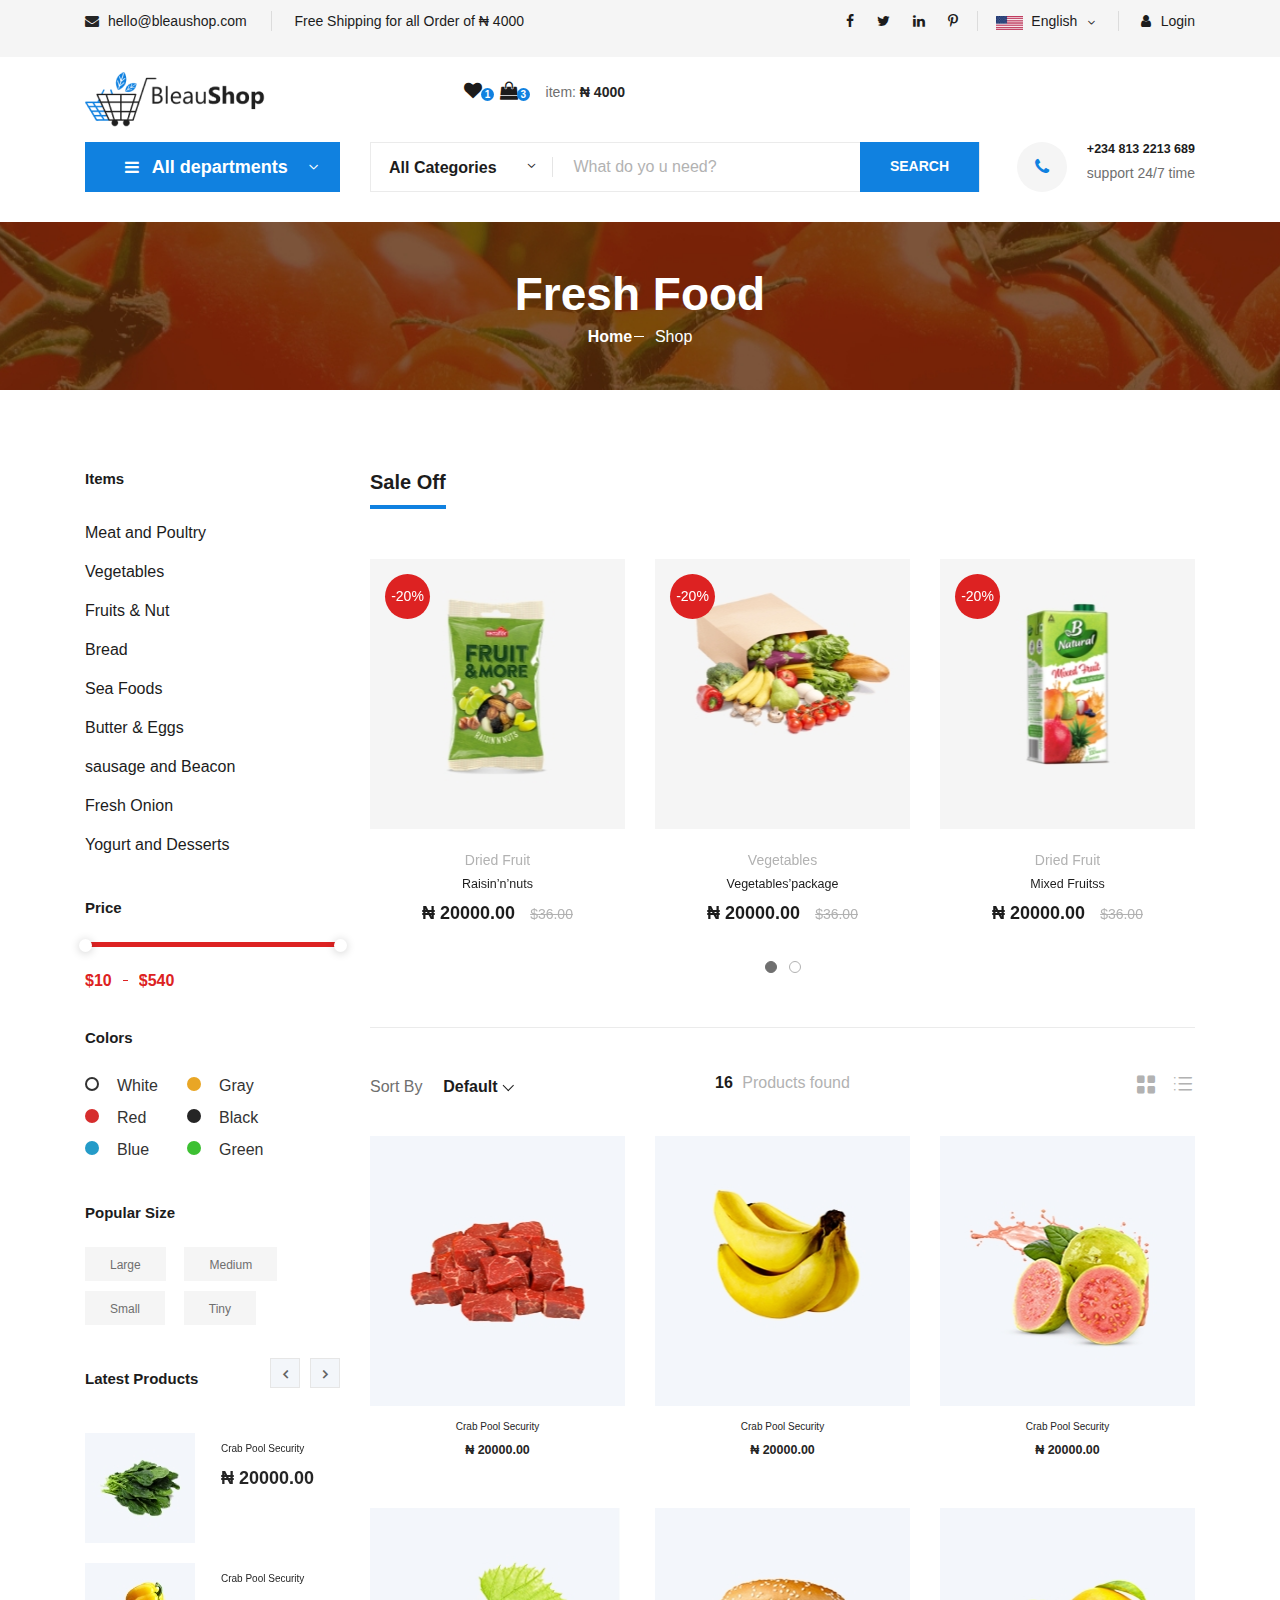
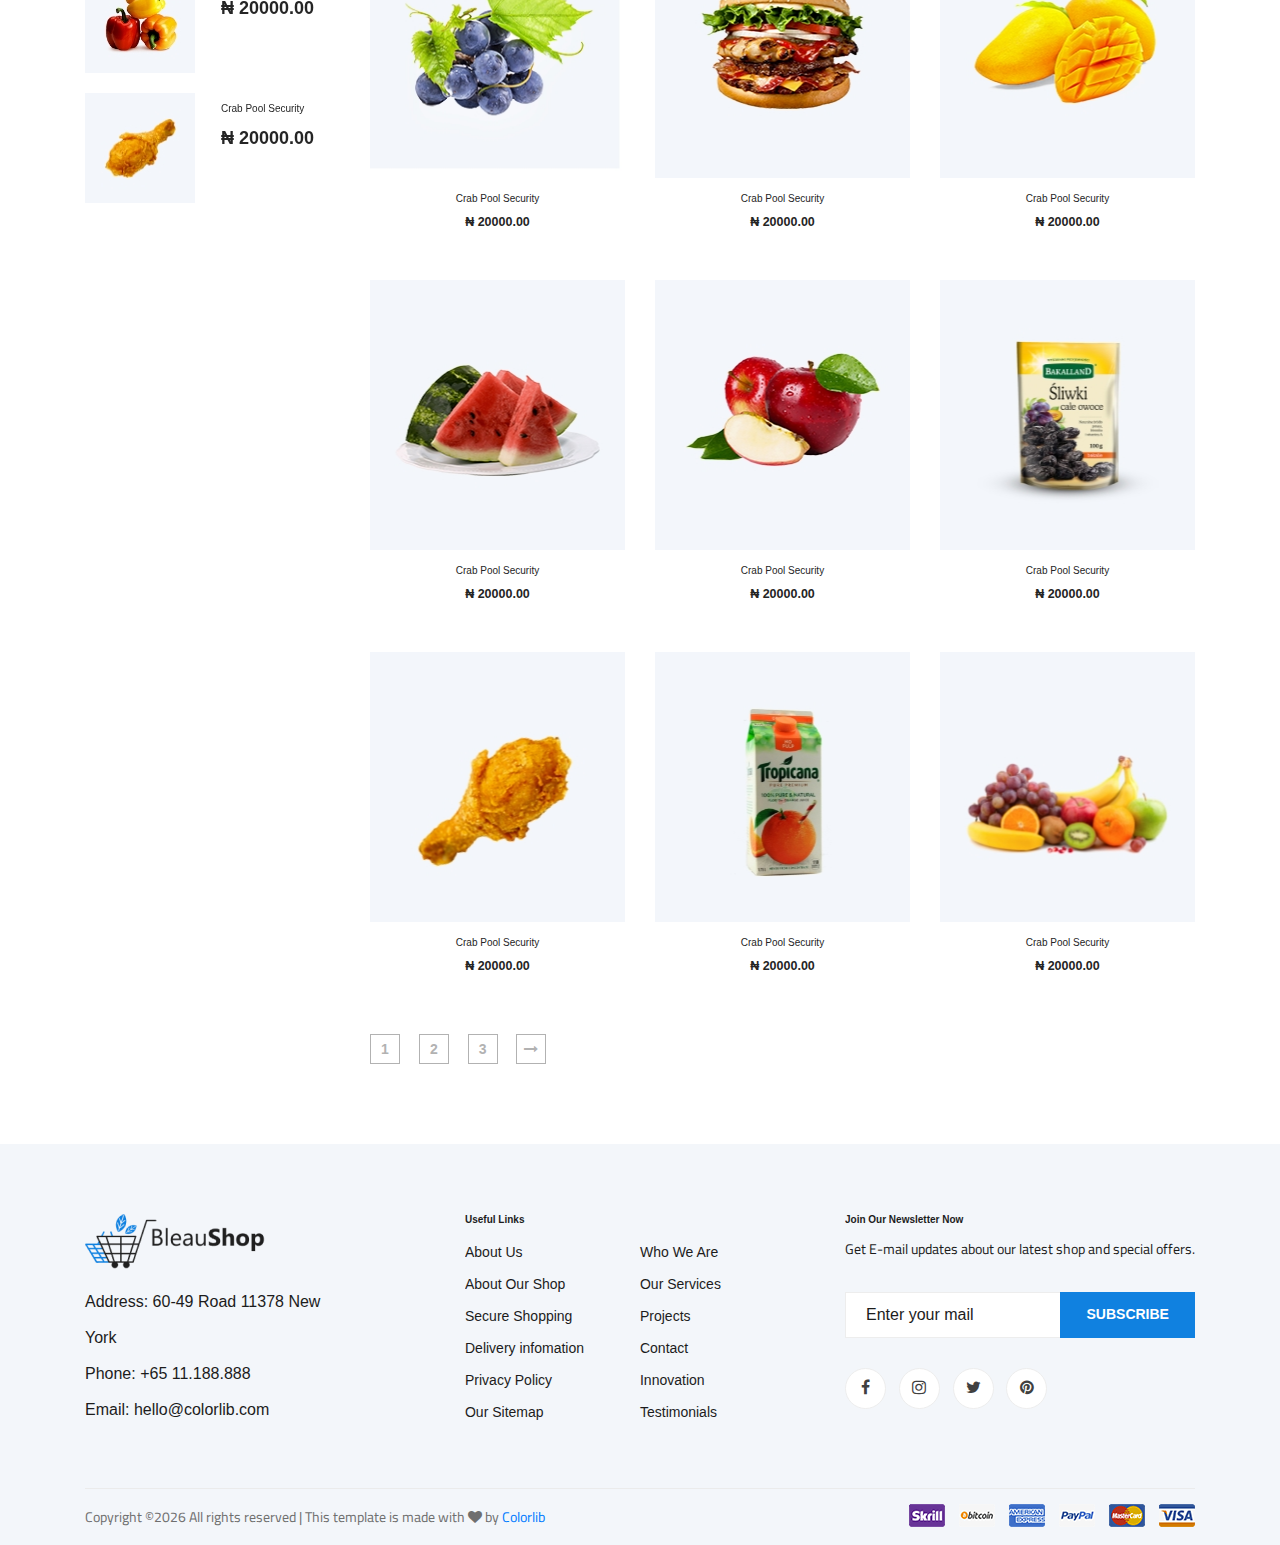
<file: shop-grid.html>
<!DOCTYPE html>
<html lang="zxx">

<head>
    <meta charset="UTF-8">
    <meta name="description" content="Ogani Template">
    <meta name="keywords" content="Ogani, unica, creative, html">
    <meta name="viewport" content="width=device-width, initial-scale=1.0">
    <meta http-equiv="X-UA-Compatible" content="ie=edge">
    <title>BleauShop</title>

    <!-- Google Font -->
    <link href="https://fonts.googleapis.com/css2?family=Cairo:wght@200;300;400;600;900&display=swap" rel="stylesheet">

    <!-- Css Styles -->
    <link rel="stylesheet" href="css/bootstrap.min.css" type="text/css">
    <link rel="stylesheet" href="css/font-awesome.min.css" type="text/css">
    <link rel="stylesheet" href="css/elegant-icons.css" type="text/css">
    <link rel="stylesheet" href="css/nice-select.css" type="text/css">
    <link rel="stylesheet" href="css/jquery-ui.min.css" type="text/css">
    <link rel="stylesheet" href="css/owl.carousel.min.css" type="text/css">
    <link rel="stylesheet" href="css/slicknav.min.css" type="text/css">
    <link rel="stylesheet" href="css/style.css" type="text/css">
</head>

<body>
    <!-- Page Preloder -->
    <div id="preloder">
        <div class="loader"></div>
    </div>

    <!-- Humberger Begin -->
    <div class="humberger__menu__overlay"></div>
    <div class="humberger__menu__wrapper">
        <div class="humberger__menu__logo">
            <a href="#"><img src="img/logo.png" alt=""></a>
        </div>
        <div class="humberger__menu__cart">
            <ul>
                <li><a href="#"><i class="fa fa-heart"></i> <span>1</span></a></li>
                <li><a href="#"><i class="fa fa-shopping-bag"></i> <span>3</span></a></li>
            </ul>
            <div class="header__cart__price">item: <span>&#8358 4000</span></div>
        </div>
        <div class="humberger__menu__widget">
            <div class="header__top__right__language">
                <img src="img/language.png" alt="">
                <div>English</div>
                <span class="arrow_carrot-down"></span>
                <ul>
                    <li><a href="#">Spanis</a></li>
                    <li><a href="#">English</a></li>
                </ul>
            </div>
            <div class="header__top__right__auth">
                <a href="#"><i class="fa fa-user"></i> Login</a>
            </div>
        </div>
       <!--- <nav class="humberger__menu__nav mobile-menu">
            <ul>
                <li class="active"><a href="./index.html">Home</a></li>
                <li><a href="./shop-grid.html">Shop</a></li>
                <li><a href="#">Pages</a>
                    <ul class="header__menu__dropdown">
                        <li><a href="./shop-details.html">Shop Details</a></li>
                        <li><a href="./shoping-cart.html">Shoping Cart</a></li>
                        <li><a href="./checkout.html">Check Out</a></li>
                        <li><a href="./blog-details.html">Blog Details</a></li>
                    </ul>
                </li>
                <li><a href="./blog.html">Blog</a></li>
                <li><a href="./contact.html">Contact</a></li>
            </ul>
        </nav>-->
        <div id="mobile-menu-wrap"></div>
        <div class="header__top__right__social">
            <a href="#"><i class="fa fa-facebook"></i></a>
            <a href="#"><i class="fa fa-twitter"></i></a>
            <a href="#"><i class="fa fa-linkedin"></i></a>
            <a href="#"><i class="fa fa-pinterest-p"></i></a>
        </div>
        <div class="humberger__menu__contact">
            <ul>
                <li><i class="fa fa-envelope"></i> hello@bleaushop.com</li>
                <li>Free Shipping for all Order of &#8358 4000</li>
            </ul>
        </div>
    </div>
    <!-- Humberger End -->

    <!-- Header Section Begin -->
    <header class="header">
        <div class="header__top">
            <div class="container">
                <div class="row">
                    <div class="col-lg-6">
                        <div class="header__top__left">
                            <ul>
                                <li><i class="fa fa-envelope"></i> hello@bleaushop.com</li>
                                <li>Free Shipping for all Order of &#8358 4000</li>
                            </ul>
                        </div>
                    </div>
                    <div class="col-lg-6">
                        <div class="header__top__right">
                            <div class="header__top__right__social">
                                <a href="#"><i class="fa fa-facebook"></i></a>
                                <a href="#"><i class="fa fa-twitter"></i></a>
                                <a href="#"><i class="fa fa-linkedin"></i></a>
                                <a href="#"><i class="fa fa-pinterest-p"></i></a>
                            </div>
                            <div class="header__top__right__language">
                                <img src="img/language.png" alt="">
                                <div>English</div>
                                <span class="arrow_carrot-down"></span>
                                <ul>
                                    <li><a href="#">Spanis</a></li>
                                    <li><a href="#">English</a></li>
                                </ul>
                            </div>
                            <div class="header__top__right__auth">
                                <a href="./login.html"><i class="fa fa-user"></i> Login</a>
                            </div>
                        </div>
                    </div>
                </div>
            </div>
        </div>
        <div class="container">
            <div class="row">
                <div class="col-lg-3">
                    <div class="header__logo">
                        <a href="./index.html"><img src="img/logo.png" alt=""></a>
                    </div>
                </div>
              <!--  <div class="col-lg-6">
                    <nav class="header__menu">
                        <ul>
                            <li><a href="./index.html">Home</a></li>
                            <li class="active"><a href="./shop-grid.html">Shop</a></li>
                            <li><a href="#">Pages</a>
                                <ul class="header__menu__dropdown">
                                    <li><a href="./shop-details.html">Shop Details</a></li>
                                    <li><a href="./shoping-cart.html">Shoping Cart</a></li>
                                    <li><a href="./checkout.html">Check Out</a></li>
                                    <li><a href="./blog-details.html">Blog Details</a></li>
                                </ul>
                            </li>
                            <li><a href="./blog.html">Blog</a></li>
                            <li><a href="./contact.html">Contact</a></li>
                        </ul>
                    </nav>
                </div>-->
                <div class="col-lg-3">
                    <div class="header__cart">
                        <ul>
                            <li><a href="#"><i class="fa fa-heart"></i> <span>1</span></a></li>
                            <li><a href="#"><i class="fa fa-shopping-bag"></i> <span>3</span></a></li>
                        </ul>
                        <div class="header__cart__price">item: <span>&#8358 4000</span></div>
                    </div>
                </div>
            </div>
            <div class="humberger__open">
                <i class="fa fa-bars"></i>
            </div>
        </div>
    </header>
    <!-- Header Section End -->

    <!-- Hero Section Begin -->
    <section class="hero hero-normal">
        <div class="container">
            <div class="row">
                <div class="col-lg-3">
                    <div class="hero__categories">
                        <div class="hero__categories__all">
                            <i class="fa fa-bars"></i>
                            <span>All departments</span>
                        </div>
                        <ul>
                            <li><a href="#">Toiletries</a></li>
                            <li><a href="#">Health and Wellness</a></li>
                            <li><a href="#">Fresh Food</a></li>
                            <li><a href="#">Frozen Food</a></li>
                            <li><a href="#">Canned Food</a></li>
                            <li><a href="#">Cooking Oil</a></li>
                            <li><a href="#">Drinks and Milk</a></li>
                            <li><a href="#">Cleaning and Household</a></li>
                            <li><a href="#">fastfood</a></li>
                            <li><a href="#">Kids Store</a></li>
                            <li><a href="#">Kitchen Utilities</a></li>
                        </ul>
                    </div>
                </div>
                <div class="col-lg-9">
                    <div class="hero__search">
                        <div class="hero__search__form">
                            <form action="#">
                                <div class="hero__search__categories">
                                    All Categories
                                    <span class="arrow_carrot-down"></span>
                                </div>
                                <input type="text" placeholder="What do yo u need?">
                                <button type="submit" class="site-btn">SEARCH</button>
                            </form>
                        </div>
                        <div class="hero__search__phone">
                            <div class="hero__search__phone__icon">
                                <i class="fa fa-phone"></i>
                            </div>
                            <div class="hero__search__phone__text">
                                <h5>+234 813 2213 689</h5>
                                <span>support 24/7 time</span>
                            </div>
                        </div>
                    </div>
                </div>
            </div>
        </div>
    </section>
    <!-- Hero Section End -->

    <!-- Breadcrumb Section Begin -->
    <section class="breadcrumb-section set-bg" data-setbg="img/breadcrumb.jpg">
        <div class="container">
            <div class="row">
                <div class="col-lg-12 text-center">
                    <div class="breadcrumb__text">
                        <h2>Fresh Food</h2>
                        <div class="breadcrumb__option">
                            <a href="./index.html">Home</a>
                            <span>Shop</span>
                        </div>
                    </div>
                </div>
            </div>
        </div>
    </section>
    <!-- Breadcrumb Section End -->

    <!-- Product Section Begin -->
    <section class="product spad">
        <div class="container">
            <div class="row">
                <div class="col-lg-3 col-md-5">
                    <div class="sidebar">
                        <div class="sidebar__item">
                            <h4>Items</h4>
                            <ul>
                                <li><a href="#">Meat and Poultry</a></li>
                                <li><a href="#">Vegetables</a></li>
                                <li><a href="#">Fruits & Nut</a></li>
                                <li><a href="#">Bread</a></li>
                                <li><a href="#">Sea Foods</a></li>
                                <li><a href="#">Butter & Eggs</a></li>
                                <li><a href="#">sausage and Beacon</a></li>
                                <li><a href="#">Fresh Onion</a></li>
                                <li><a href="#">Yogurt and Desserts</a></li>
                            </ul>
                        </div>
                        <div class="sidebar__item">
                            <h4>Price</h4>
                            <div class="price-range-wrap">
                                <div class="price-range ui-slider ui-corner-all ui-slider-horizontal ui-widget ui-widget-content"
                                    data-min="10" data-max="540">
                                    <div class="ui-slider-range ui-corner-all ui-widget-header"></div>
                                    <span tabindex="0" class="ui-slider-handle ui-corner-all ui-state-default"></span>
                                    <span tabindex="0" class="ui-slider-handle ui-corner-all ui-state-default"></span>
                                </div>
                                <div class="range-slider">
                                    <div class="price-input">
                                        <input type="text" id="minamount">
                                        <input type="text" id="maxamount">
                                    </div>
                                </div>
                            </div>
                        </div>
                        <div class="sidebar__item sidebar__item__color--option">
                            <h4>Colors</h4>
                            <div class="sidebar__item__color sidebar__item__color--white">
                                <label for="white">
                                    White
                                    <input type="radio" id="white">
                                </label>
                            </div>
                            <div class="sidebar__item__color sidebar__item__color--gray">
                                <label for="gray">
                                    Gray
                                    <input type="radio" id="gray">
                                </label>
                            </div>
                            <div class="sidebar__item__color sidebar__item__color--red">
                                <label for="red">
                                    Red
                                    <input type="radio" id="red">
                                </label>
                            </div>
                            <div class="sidebar__item__color sidebar__item__color--black">
                                <label for="black">
                                    Black
                                    <input type="radio" id="black">
                                </label>
                            </div>
                            <div class="sidebar__item__color sidebar__item__color--blue">
                                <label for="blue">
                                    Blue
                                    <input type="radio" id="blue">
                                </label>
                            </div>
                            <div class="sidebar__item__color sidebar__item__color--green">
                                <label for="green">
                                    Green
                                    <input type="radio" id="green">
                                </label>
                            </div>
                        </div>
                        <div class="sidebar__item">
                            <h4>Popular Size</h4>
                            <div class="sidebar__item__size">
                                <label for="large">
                                    Large
                                    <input type="radio" id="large">
                                </label>
                            </div>
                            <div class="sidebar__item__size">
                                <label for="medium">
                                    Medium
                                    <input type="radio" id="medium">
                                </label>
                            </div>
                            <div class="sidebar__item__size">
                                <label for="small">
                                    Small
                                    <input type="radio" id="small">
                                </label>
                            </div>
                            <div class="sidebar__item__size">
                                <label for="tiny">
                                    Tiny
                                    <input type="radio" id="tiny">
                                </label>
                            </div>
                        </div>
                        <div class="sidebar__item">
                            <div class="latest-product__text">
                                <h4>Latest Products</h4>
                                <div class="latest-product__slider owl-carousel">
                                    <div class="latest-prdouct__slider__item">
                                        <a href="#" class="latest-product__item">
                                            <div class="latest-product__item__pic">
                                                <img src="img/latest-product/lp-1.jpg" alt="">
                                            </div>
                                            <div class="latest-product__item__text">
                                                <h6>Crab Pool Security</h6>
                                                <span>&#8358 20000.00</span>
                                            </div>
                                        </a>
                                        <a href="#" class="latest-product__item">
                                            <div class="latest-product__item__pic">
                                                <img src="img/latest-product/lp-2.jpg" alt="">
                                            </div>
                                            <div class="latest-product__item__text">
                                                <h6>Crab Pool Security</h6>
                                                <span>&#8358 20000.00</span>
                                            </div>
                                        </a>
                                        <a href="#" class="latest-product__item">
                                            <div class="latest-product__item__pic">
                                                <img src="img/latest-product/lp-3.jpg" alt="">
                                            </div>
                                            <div class="latest-product__item__text">
                                                <h6>Crab Pool Security</h6>
                                                <span>&#8358 20000.00</span>
                                            </div>
                                        </a>
                                    </div>
                                    <div class="latest-prdouct__slider__item">
                                        <a href="#" class="latest-product__item">
                                            <div class="latest-product__item__pic">
                                                <img src="img/latest-product/lp-1.jpg" alt="">
                                            </div>
                                            <div class="latest-product__item__text">
                                                <h6>Crab Pool Security</h6>
                                                <span>&#8358 20000.00</span>
                                            </div>
                                        </a>
                                        <a href="#" class="latest-product__item">
                                            <div class="latest-product__item__pic">
                                                <img src="img/latest-product/lp-2.jpg" alt="">
                                            </div>
                                            <div class="latest-product__item__text">
                                                <h6>Crab Pool Security</h6>
                                                <span>&#8358 20000.00</span>
                                            </div>
                                        </a>
                                        <a href="#" class="latest-product__item">
                                            <div class="latest-product__item__pic">
                                                <img src="img/latest-product/lp-3.jpg" alt="">
                                            </div>
                                            <div class="latest-product__item__text">
                                                <h6>Crab Pool Security</h6>
                                                <span>&#8358 20000.00</span>
                                            </div>
                                        </a>
                                    </div>
                                </div>
                            </div>
                        </div>
                    </div>
                </div>
                <div class="col-lg-9 col-md-7">
                    <div class="product__discount">
                        <div class="section-title product__discount__title">
                            <h2>Sale Off</h2>
                        </div>
                        <div class="row">
                            <div class="product__discount__slider owl-carousel">
                                <div class="col-lg-4">
                                    <div class="product__discount__item">
                                        <div class="product__discount__item__pic set-bg"
                                            data-setbg="img/product/discount/pd-1.jpg">
                                            <div class="product__discount__percent">-20%</div>
                                            <ul class="product__item__pic__hover">
                                                <li><a href="#"><i class="fa fa-heart"></i></a></li>
                                                <li><a href="#"><i class="fa fa-retweet"></i></a></li>
                                                <li><a href="#"><i class="fa fa-shopping-cart"></i></a></li>
                                            </ul>
                                        </div>
                                        <div class="product__discount__item__text">
                                            <span>Dried Fruit</span>
                                            <h5><a href="#">Raisin’n’nuts</a></h5>
                                            <div class="product__item__price">&#8358 20000.00 <span>$36.00</span></div>
                                        </div>
                                    </div>
                                </div>
                                <div class="col-lg-4">
                                    <div class="product__discount__item">
                                        <div class="product__discount__item__pic set-bg"
                                            data-setbg="img/product/discount/pd-2.jpg">
                                            <div class="product__discount__percent">-20%</div>
                                            <ul class="product__item__pic__hover">
                                                <li><a href="#"><i class="fa fa-heart"></i></a></li>
                                                <li><a href="#"><i class="fa fa-retweet"></i></a></li>
                                                <li><a href="#"><i class="fa fa-shopping-cart"></i></a></li>
                                            </ul>
                                        </div>
                                        <div class="product__discount__item__text">
                                            <span>Vegetables</span>
                                            <h5><a href="#">Vegetables’package</a></h5>
                                            <div class="product__item__price">&#8358 20000.00 <span>$36.00</span></div>
                                        </div>
                                    </div>
                                </div>
                                <div class="col-lg-4">
                                    <div class="product__discount__item">
                                        <div class="product__discount__item__pic set-bg"
                                            data-setbg="img/product/discount/pd-3.jpg">
                                            <div class="product__discount__percent">-20%</div>
                                            <ul class="product__item__pic__hover">
                                                <li><a href="#"><i class="fa fa-heart"></i></a></li>
                                                <li><a href="#"><i class="fa fa-retweet"></i></a></li>
                                                <li><a href="#"><i class="fa fa-shopping-cart"></i></a></li>
                                            </ul>
                                        </div>
                                        <div class="product__discount__item__text">
                                            <span>Dried Fruit</span>
                                            <h5><a href="#">Mixed Fruitss</a></h5>
                                            <div class="product__item__price">&#8358 20000.00 <span>$36.00</span></div>
                                        </div>
                                    </div>
                                </div>
                                <div class="col-lg-4">
                                    <div class="product__discount__item">
                                        <div class="product__discount__item__pic set-bg"
                                            data-setbg="img/product/discount/pd-4.jpg">
                                            <div class="product__discount__percent">-20%</div>
                                            <ul class="product__item__pic__hover">
                                                <li><a href="#"><i class="fa fa-heart"></i></a></li>
                                                <li><a href="#"><i class="fa fa-retweet"></i></a></li>
                                                <li><a href="#"><i class="fa fa-shopping-cart"></i></a></li>
                                            </ul>
                                        </div>
                                        <div class="product__discount__item__text">
                                            <span>Dried Fruit</span>
                                            <h5><a href="#">Raisin’n’nuts</a></h5>
                                            <div class="product__item__price">&#8358 20000.00 <span>$36.00</span></div>
                                        </div>
                                    </div>
                                </div>
                                <div class="col-lg-4">
                                    <div class="product__discount__item">
                                        <div class="product__discount__item__pic set-bg"
                                            data-setbg="img/product/discount/pd-5.jpg">
                                            <div class="product__discount__percent">-20%</div>
                                            <ul class="product__item__pic__hover">
                                                <li><a href="#"><i class="fa fa-heart"></i></a></li>
                                                <li><a href="#"><i class="fa fa-retweet"></i></a></li>
                                                <li><a href="#"><i class="fa fa-shopping-cart"></i></a></li>
                                            </ul>
                                        </div>
                                        <div class="product__discount__item__text">
                                            <span>Dried Fruit</span>
                                            <h5><a href="#">Raisin’n’nuts</a></h5>
                                            <div class="product__item__price">&#8358 20000.00 <span>$36.00</span></div>
                                        </div>
                                    </div>
                                </div>
                                <div class="col-lg-4">
                                    <div class="product__discount__item">
                                        <div class="product__discount__item__pic set-bg"
                                            data-setbg="img/product/discount/pd-6.jpg">
                                            <div class="product__discount__percent">-20%</div>
                                            <ul class="product__item__pic__hover">
                                                <li><a href="#"><i class="fa fa-heart"></i></a></li>
                                                <li><a href="#"><i class="fa fa-retweet"></i></a></li>
                                                <li><a href="#"><i class="fa fa-shopping-cart"></i></a></li>
                                            </ul>
                                        </div>
                                        <div class="product__discount__item__text">
                                            <span>Dried Fruit</span>
                                            <h5><a href="#">Raisin’n’nuts</a></h5>
                                            <div class="product__item__price">&#8358 20000.00 <span>$36.00</span></div>
                                        </div>
                                    </div>
                                </div>
                            </div>
                        </div>
                    </div>
                    <div class="filter__item">
                        <div class="row">
                            <div class="col-lg-4 col-md-5">
                                <div class="filter__sort">
                                    <span>Sort By</span>
                                    <select>
                                        <option value="0">Default</option>
                                        <option value="0">Default</option>
                                    </select>
                                </div>
                            </div>
                            <div class="col-lg-4 col-md-4">
                                <div class="filter__found">
                                    <h6><span>16</span> Products found</h6>
                                </div>
                            </div>
                            <div class="col-lg-4 col-md-3">
                                <div class="filter__option">
                                    <span class="icon_grid-2x2"></span>
                                    <span class="icon_ul"></span>
                                </div>
                            </div>
                        </div>
                    </div>
                    <div class="row">
                        <div class="col-lg-4 col-md-6 col-sm-6">
                            <div class="product__item">
                                <div class="product__item__pic set-bg" data-setbg="img/product/product-1.jpg">
                                    <ul class="product__item__pic__hover">
                                        <li><a href="#"><i class="fa fa-heart"></i></a></li>
                                        <li><a href="#"><i class="fa fa-retweet"></i></a></li>
                                        <li><a href="#"><i class="fa fa-shopping-cart"></i></a></li>
                                    </ul>
                                </div>
                                <div class="product__item__text">
                                    <h6><a href="#">Crab Pool Security</a></h6>
                                    <h5>&#8358 20000.00</h5>
                                </div>
                            </div>
                        </div>
                        <div class="col-lg-4 col-md-6 col-sm-6">
                            <div class="product__item">
                                <div class="product__item__pic set-bg" data-setbg="img/product/product-2.jpg">
                                    <ul class="product__item__pic__hover">
                                        <li><a href="#"><i class="fa fa-heart"></i></a></li>
                                        <li><a href="#"><i class="fa fa-retweet"></i></a></li>
                                        <li><a href="#"><i class="fa fa-shopping-cart"></i></a></li>
                                    </ul>
                                </div>
                                <div class="product__item__text">
                                    <h6><a href="#">Crab Pool Security</a></h6>
                                    <h5>&#8358 20000.00</h5>
                                </div>
                            </div>
                        </div>
                        <div class="col-lg-4 col-md-6 col-sm-6">
                            <div class="product__item">
                                <div class="product__item__pic set-bg" data-setbg="img/product/product-3.jpg">
                                    <ul class="product__item__pic__hover">
                                        <li><a href="#"><i class="fa fa-heart"></i></a></li>
                                        <li><a href="#"><i class="fa fa-retweet"></i></a></li>
                                        <li><a href="#"><i class="fa fa-shopping-cart"></i></a></li>
                                    </ul>
                                </div>
                                <div class="product__item__text">
                                    <h6><a href="#">Crab Pool Security</a></h6>
                                    <h5>&#8358 20000.00</h5>
                                </div>
                            </div>
                        </div>
                        <div class="col-lg-4 col-md-6 col-sm-6">
                            <div class="product__item">
                                <div class="product__item__pic set-bg" data-setbg="img/product/product-4.jpg">
                                    <ul class="product__item__pic__hover">
                                        <li><a href="#"><i class="fa fa-heart"></i></a></li>
                                        <li><a href="#"><i class="fa fa-retweet"></i></a></li>
                                        <li><a href="#"><i class="fa fa-shopping-cart"></i></a></li>
                                    </ul>
                                </div>
                                <div class="product__item__text">
                                    <h6><a href="#">Crab Pool Security</a></h6>
                                    <h5>&#8358 20000.00</h5>
                                </div>
                            </div>
                        </div>
                        <div class="col-lg-4 col-md-6 col-sm-6">
                            <div class="product__item">
                                <div class="product__item__pic set-bg" data-setbg="img/product/product-5.jpg">
                                    <ul class="product__item__pic__hover">
                                        <li><a href="#"><i class="fa fa-heart"></i></a></li>
                                        <li><a href="#"><i class="fa fa-retweet"></i></a></li>
                                        <li><a href="#"><i class="fa fa-shopping-cart"></i></a></li>
                                    </ul>
                                </div>
                                <div class="product__item__text">
                                    <h6><a href="#">Crab Pool Security</a></h6>
                                    <h5>&#8358 20000.00</h5>
                                </div>
                            </div>
                        </div>
                        <div class="col-lg-4 col-md-6 col-sm-6">
                            <div class="product__item">
                                <div class="product__item__pic set-bg" data-setbg="img/product/product-6.jpg">
                                    <ul class="product__item__pic__hover">
                                        <li><a href="#"><i class="fa fa-heart"></i></a></li>
                                        <li><a href="#"><i class="fa fa-retweet"></i></a></li>
                                        <li><a href="#"><i class="fa fa-shopping-cart"></i></a></li>
                                    </ul>
                                </div>
                                <div class="product__item__text">
                                    <h6><a href="#">Crab Pool Security</a></h6>
                                    <h5>&#8358 20000.00</h5>
                                </div>
                            </div>
                        </div>
                        <div class="col-lg-4 col-md-6 col-sm-6">
                            <div class="product__item">
                                <div class="product__item__pic set-bg" data-setbg="img/product/product-7.jpg">
                                    <ul class="product__item__pic__hover">
                                        <li><a href="#"><i class="fa fa-heart"></i></a></li>
                                        <li><a href="#"><i class="fa fa-retweet"></i></a></li>
                                        <li><a href="#"><i class="fa fa-shopping-cart"></i></a></li>
                                    </ul>
                                </div>
                                <div class="product__item__text">
                                    <h6><a href="#">Crab Pool Security</a></h6>
                                    <h5>&#8358 20000.00</h5>
                                </div>
                            </div>
                        </div>
                        <div class="col-lg-4 col-md-6 col-sm-6">
                            <div class="product__item">
                                <div class="product__item__pic set-bg" data-setbg="img/product/product-8.jpg">
                                    <ul class="product__item__pic__hover">
                                        <li><a href="#"><i class="fa fa-heart"></i></a></li>
                                        <li><a href="#"><i class="fa fa-retweet"></i></a></li>
                                        <li><a href="#"><i class="fa fa-shopping-cart"></i></a></li>
                                    </ul>
                                </div>
                                <div class="product__item__text">
                                    <h6><a href="#">Crab Pool Security</a></h6>
                                    <h5>&#8358 20000.00</h5>
                                </div>
                            </div>
                        </div>
                        <div class="col-lg-4 col-md-6 col-sm-6">
                            <div class="product__item">
                                <div class="product__item__pic set-bg" data-setbg="img/product/product-9.jpg">
                                    <ul class="product__item__pic__hover">
                                        <li><a href="#"><i class="fa fa-heart"></i></a></li>
                                        <li><a href="#"><i class="fa fa-retweet"></i></a></li>
                                        <li><a href="#"><i class="fa fa-shopping-cart"></i></a></li>
                                    </ul>
                                </div>
                                <div class="product__item__text">
                                    <h6><a href="#">Crab Pool Security</a></h6>
                                    <h5>&#8358 20000.00</h5>
                                </div>
                            </div>
                        </div>
                        <div class="col-lg-4 col-md-6 col-sm-6">
                            <div class="product__item">
                                <div class="product__item__pic set-bg" data-setbg="img/product/product-10.jpg">
                                    <ul class="product__item__pic__hover">
                                        <li><a href="#"><i class="fa fa-heart"></i></a></li>
                                        <li><a href="#"><i class="fa fa-retweet"></i></a></li>
                                        <li><a href="#"><i class="fa fa-shopping-cart"></i></a></li>
                                    </ul>
                                </div>
                                <div class="product__item__text">
                                    <h6><a href="#">Crab Pool Security</a></h6>
                                    <h5>&#8358 20000.00</h5>
                                </div>
                            </div>
                        </div>
                        <div class="col-lg-4 col-md-6 col-sm-6">
                            <div class="product__item">
                                <div class="product__item__pic set-bg" data-setbg="img/product/product-11.jpg">
                                    <ul class="product__item__pic__hover">
                                        <li><a href="#"><i class="fa fa-heart"></i></a></li>
                                        <li><a href="#"><i class="fa fa-retweet"></i></a></li>
                                        <li><a href="#"><i class="fa fa-shopping-cart"></i></a></li>
                                    </ul>
                                </div>
                                <div class="product__item__text">
                                    <h6><a href="#">Crab Pool Security</a></h6>
                                    <h5>&#8358 20000.00</h5>
                                </div>
                            </div>
                        </div>
                        <div class="col-lg-4 col-md-6 col-sm-6">
                            <div class="product__item">
                                <div class="product__item__pic set-bg" data-setbg="img/product/product-12.jpg">
                                    <ul class="product__item__pic__hover">
                                        <li><a href="#"><i class="fa fa-heart"></i></a></li>
                                        <li><a href="#"><i class="fa fa-retweet"></i></a></li>
                                        <li><a href="#"><i class="fa fa-shopping-cart"></i></a></li>
                                    </ul>
                                </div>
                                <div class="product__item__text">
                                    <h6><a href="#">Crab Pool Security</a></h6>
                                    <h5>&#8358 20000.00</h5>
                                </div>
                            </div>
                        </div>
                    </div>
                    <div class="product__pagination">
                        <a href="#">1</a>
                        <a href="#">2</a>
                        <a href="#">3</a>
                        <a href="#"><i class="fa fa-long-arrow-right"></i></a>
                    </div>
                </div>
            </div>
        </div>
    </section>
    <!-- Product Section End -->

    <!-- Footer Section Begin -->
    <footer class="footer spad">
        <div class="container">
            <div class="row">
                <div class="col-lg-3 col-md-6 col-sm-6">
                    <div class="footer__about">
                        <div class="footer__about__logo">
                            <a href="./index.html"><img src="img/logo.png" alt=""></a>
                        </div>
                        <ul>
                            <li>Address: 60-49 Road 11378 New York</li>
                            <li>Phone: +65 11.188.888</li>
                            <li>Email: hello@colorlib.com</li>
                        </ul>
                    </div>
                </div>
                <div class="col-lg-4 col-md-6 col-sm-6 offset-lg-1">
                    <div class="footer__widget">
                        <h6>Useful Links</h6>
                        <ul>
                            <li><a href="#">About Us</a></li>
                            <li><a href="#">About Our Shop</a></li>
                            <li><a href="#">Secure Shopping</a></li>
                            <li><a href="#">Delivery infomation</a></li>
                            <li><a href="#">Privacy Policy</a></li>
                            <li><a href="#">Our Sitemap</a></li>
                        </ul>
                        <ul>
                            <li><a href="#">Who We Are</a></li>
                            <li><a href="#">Our Services</a></li>
                            <li><a href="#">Projects</a></li>
                            <li><a href="#">Contact</a></li>
                            <li><a href="#">Innovation</a></li>
                            <li><a href="#">Testimonials</a></li>
                        </ul>
                    </div>
                </div>
                <div class="col-lg-4 col-md-12">
                    <div class="footer__widget">
                        <h6>Join Our Newsletter Now</h6>
                        <p>Get E-mail updates about our latest shop and special offers.</p>
                        <form action="#">
                            <input type="text" placeholder="Enter your mail">
                            <button type="submit" class="site-btn">Subscribe</button>
                        </form>
                        <div class="footer__widget__social">
                            <a href="#"><i class="fa fa-facebook"></i></a>
                            <a href="#"><i class="fa fa-instagram"></i></a>
                            <a href="#"><i class="fa fa-twitter"></i></a>
                            <a href="#"><i class="fa fa-pinterest"></i></a>
                        </div>
                    </div>
                </div>
            </div>
            <div class="row">
                <div class="col-lg-12">
                    <div class="footer__copyright">
                        <div class="footer__copyright__text"><p><!-- Link back to Colorlib can't be removed. Template is licensed under CC BY 3.0. -->
  Copyright &copy;<script>document.write(new Date().getFullYear());</script> All rights reserved | This template is made with <i class="fa fa-heart" aria-hidden="true"></i> by <a href="https://colorlib.com" target="_blank">Colorlib</a>
  <!-- Link back to Colorlib can't be removed. Template is licensed under CC BY 3.0. --></p></div>
                        <div class="footer__copyright__payment"><img src="img/payment-item.png" alt=""></div>
                    </div>
                </div>
            </div>
        </div>
    </footer>
    <!-- Footer Section End -->

    <!-- Js Plugins -->
    <script src="js/jquery-3.3.1.min.js"></script>
    <script src="js/bootstrap.min.js"></script>
    <script src="js/jquery.nice-select.min.js"></script>
    <script src="js/jquery-ui.min.js"></script>
    <script src="js/jquery.slicknav.js"></script>
    <script src="js/mixitup.min.js"></script>
    <script src="js/owl.carousel.min.js"></script>
    <script src="js/main.js"></script>



</body>

</html>
</file>
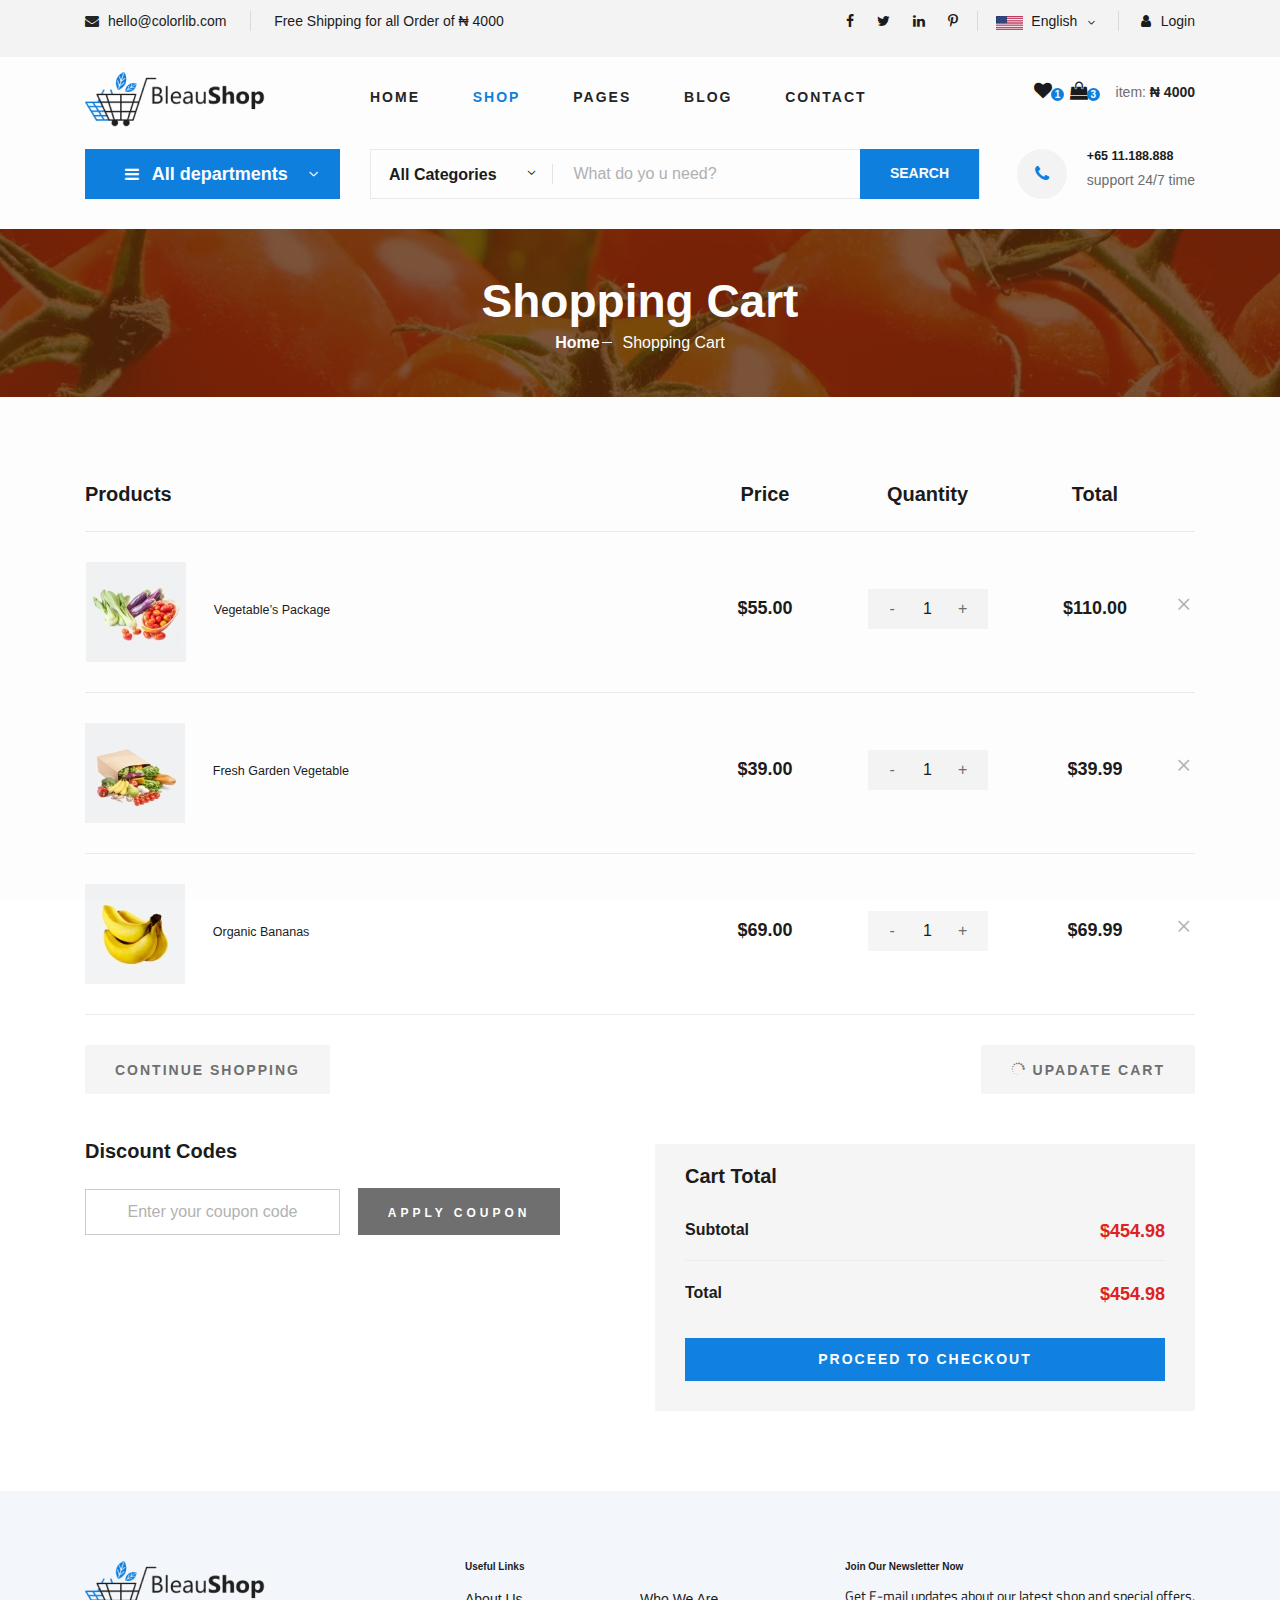
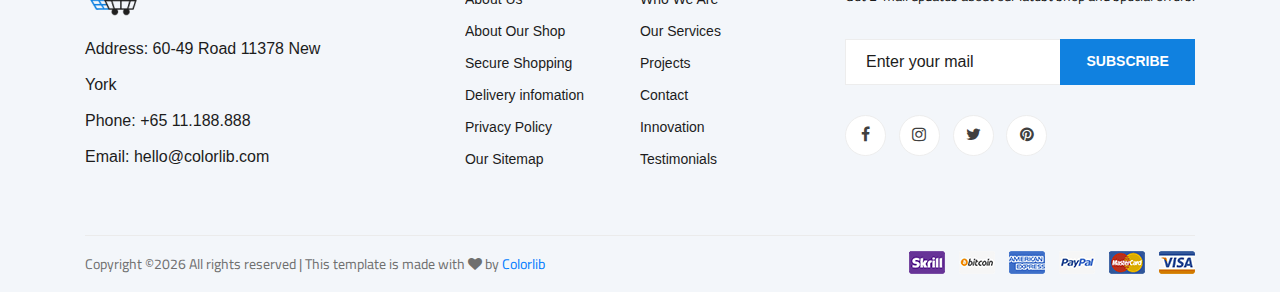
<file: shoping-cart.html>
<!DOCTYPE html>
<html lang="zxx">

<head>
    <meta charset="UTF-8">
    <meta name="description" content="Ogani Template">
    <meta name="keywords" content="Ogani, unica, creative, html">
    <meta name="viewport" content="width=device-width, initial-scale=1.0">
    <meta http-equiv="X-UA-Compatible" content="ie=edge">
    <title>BleauShop</title>

    <!-- Google Font -->
    <link href="https://fonts.googleapis.com/css2?family=Cairo:wght@200;300;400;600;900&display=swap" rel="stylesheet">

    <!-- Css Styles -->
    <link rel="stylesheet" href="css/bootstrap.min.css" type="text/css">
    <link rel="stylesheet" href="css/font-awesome.min.css" type="text/css">
    <link rel="stylesheet" href="css/elegant-icons.css" type="text/css">
    <link rel="stylesheet" href="css/nice-select.css" type="text/css">
    <link rel="stylesheet" href="css/jquery-ui.min.css" type="text/css">
    <link rel="stylesheet" href="css/owl.carousel.min.css" type="text/css">
    <link rel="stylesheet" href="css/slicknav.min.css" type="text/css">
    <link rel="stylesheet" href="css/style.css" type="text/css">
</head>

<body>
    <!-- Page Preloder -->
    <div id="preloder">
        <div class="loader"></div>
    </div>

    <!-- Humberger Begin -->
    <div class="humberger__menu__overlay"></div>
    <div class="humberger__menu__wrapper">
        <div class="humberger__menu__logo">
            <a href="#"><img src="img/logo.png" alt=""></a>
        </div>
        <div class="humberger__menu__cart">
            <ul>
                <li><a href="#"><i class="fa fa-heart"></i> <span>1</span></a></li>
                <li><a href="#"><i class="fa fa-shopping-bag"></i> <span>3</span></a></li>
            </ul>
            <div class="header__cart__price">item: <span>&#8358 4000</span></div>
        </div>
        <div class="humberger__menu__widget">
            <div class="header__top__right__language">
                <img src="img/language.png" alt="">
                <div>English</div>
                <span class="arrow_carrot-down"></span>
                <ul>
                    <li><a href="#">Spanis</a></li>
                    <li><a href="#">English</a></li>
                </ul>
            </div>
            <div class="header__top__right__auth">
                <a href="#"><i class="fa fa-user"></i> Login</a>
            </div>
        </div>
        <nav class="humberger__menu__nav mobile-menu">
            <ul>
                <li class="active"><a href="./index.html">Home</a></li>
                <li><a href="./shop-grid.html">Shop</a></li>
                <li><a href="#">Pages</a>
                    <ul class="header__menu__dropdown">
                        <li><a href="./shop-details.html">Shop Details</a></li>
                        <li><a href="./shoping-cart.html">Shoping Cart</a></li>
                        <li><a href="./checkout.html">Check Out</a></li>
                        <li><a href="./blog-details.html">Blog Details</a></li>
                    </ul>
                </li>
                <li><a href="./blog.html">Blog</a></li>
                <li><a href="./contact.html">Contact</a></li>
            </ul>
        </nav>
        <div id="mobile-menu-wrap"></div>
        <div class="header__top__right__social">
            <a href="#"><i class="fa fa-facebook"></i></a>
            <a href="#"><i class="fa fa-twitter"></i></a>
            <a href="#"><i class="fa fa-linkedin"></i></a>
            <a href="#"><i class="fa fa-pinterest-p"></i></a>
        </div>
        <div class="humberger__menu__contact">
            <ul>
                <li><i class="fa fa-envelope"></i> hello@colorlib.com</li>
                <li>Free Shipping for all Order of &#8358 4000</li>
            </ul>
        </div>
    </div>
    <!-- Humberger End -->

    <!-- Header Section Begin -->
    <header class="header">
        <div class="header__top">
            <div class="container">
                <div class="row">
                    <div class="col-lg-6">
                        <div class="header__top__left">
                            <ul>
                                <li><i class="fa fa-envelope"></i> hello@colorlib.com</li>
                                <li>Free Shipping for all Order of &#8358 4000</li>
                            </ul>
                        </div>
                    </div>
                    <div class="col-lg-6">
                        <div class="header__top__right">
                            <div class="header__top__right__social">
                                <a href="#"><i class="fa fa-facebook"></i></a>
                                <a href="#"><i class="fa fa-twitter"></i></a>
                                <a href="#"><i class="fa fa-linkedin"></i></a>
                                <a href="#"><i class="fa fa-pinterest-p"></i></a>
                            </div>
                            <div class="header__top__right__language">
                                <img src="img/language.png" alt="">
                                <div>English</div>
                                <span class="arrow_carrot-down"></span>
                                <ul>
                                    <li><a href="#">Spanis</a></li>
                                    <li><a href="#">English</a></li>
                                </ul>
                            </div>
                            <div class="header__top__right__auth">
                                <a href="#"><i class="fa fa-user"></i> Login</a>
                            </div>
                        </div>
                    </div>
                </div>
            </div>
        </div>
        <div class="container">
            <div class="row">
                <div class="col-lg-3">
                    <div class="header__logo">
                        <a href="./index.html"><img src="img/logo.png" alt=""></a>
                    </div>
                </div>
                <div class="col-lg-6">
                    <nav class="header__menu">
                        <ul>
                            <li><a href="./index.html">Home</a></li>
                            <li class="active"><a href="./shop-grid.html">Shop</a></li>
                            <li><a href="#">Pages</a>
                                <ul class="header__menu__dropdown">
                                    <li><a href="./shop-details.html">Shop Details</a></li>
                                    <li><a href="./shoping-cart.html">Shoping Cart</a></li>
                                    <li><a href="./checkout.html">Check Out</a></li>
                                    <li><a href="./blog-details.html">Blog Details</a></li>
                                </ul>
                            </li>
                            <li><a href="./blog.html">Blog</a></li>
                            <li><a href="./contact.html">Contact</a></li>
                        </ul>
                    </nav>
                </div>
                <div class="col-lg-3">
                    <div class="header__cart">
                        <ul>
                            <li><a href="#"><i class="fa fa-heart"></i> <span>1</span></a></li>
                            <li><a href="#"><i class="fa fa-shopping-bag"></i> <span>3</span></a></li>
                        </ul>
                        <div class="header__cart__price">item: <span>&#8358 4000</span></div>
                    </div>
                </div>
            </div>
            <div class="humberger__open">
                <i class="fa fa-bars"></i>
            </div>
        </div>
    </header>
    <!-- Header Section End -->

    <!-- Hero Section Begin -->
    <section class="hero hero-normal">
        <div class="container">
            <div class="row">
                <div class="col-lg-3">
                    <div class="hero__categories">
                        <div class="hero__categories__all">
                            <i class="fa fa-bars"></i>
                            <span>All departments</span>
                        </div>
                        <ul>
                            <li><a href="#">Fresh Meat</a></li>
                            <li><a href="#">Vegetables</a></li>
                            <li><a href="#">Fruit & Nut Gifts</a></li>
                            <li><a href="#">Fresh Berries</a></li>
                            <li><a href="#">Ocean Foods</a></li>
                            <li><a href="#">Butter & Eggs</a></li>
                            <li><a href="#">Fastfood</a></li>
                            <li><a href="#">Fresh Onion</a></li>
                            <li><a href="#">Papayaya & Crisps</a></li>
                            <li><a href="#">Oatmeal</a></li>
                            <li><a href="#">Fresh Bananas</a></li>
                        </ul>
                    </div>
                </div>
                <div class="col-lg-9">
                    <div class="hero__search">
                        <div class="hero__search__form">
                            <form action="#">
                                <div class="hero__search__categories">
                                    All Categories
                                    <span class="arrow_carrot-down"></span>
                                </div>
                                <input type="text" placeholder="What do yo u need?">
                                <button type="submit" class="site-btn">SEARCH</button>
                            </form>
                        </div>
                        <div class="hero__search__phone">
                            <div class="hero__search__phone__icon">
                                <i class="fa fa-phone"></i>
                            </div>
                            <div class="hero__search__phone__text">
                                <h5>+65 11.188.888</h5>
                                <span>support 24/7 time</span>
                            </div>
                        </div>
                    </div>
                </div>
            </div>
        </div>
    </section>
    <!-- Hero Section End -->

    <!-- Breadcrumb Section Begin -->
    <section class="breadcrumb-section set-bg" data-setbg="img/breadcrumb.jpg">
        <div class="container">
            <div class="row">
                <div class="col-lg-12 text-center">
                    <div class="breadcrumb__text">
                        <h2>Shopping Cart</h2>
                        <div class="breadcrumb__option">
                            <a href="./index.html">Home</a>
                            <span>Shopping Cart</span>
                        </div>
                    </div>
                </div>
            </div>
        </div>
    </section>
    <!-- Breadcrumb Section End -->

    <!-- Shoping Cart Section Begin -->
    <section class="shoping-cart spad">
        <div class="container">
            <div class="row">
                <div class="col-lg-12">
                    <div class="shoping__cart__table">
                        <table>
                            <thead>
                                <tr>
                                    <th class="shoping__product">Products</th>
                                    <th>Price</th>
                                    <th>Quantity</th>
                                    <th>Total</th>
                                    <th></th>
                                </tr>
                            </thead>
                            <tbody>
                                <tr>
                                    <td class="shoping__cart__item">
                                        <img src="img/cart/cart-1.jpg" alt="">
                                        <h5>Vegetable’s Package</h5>
                                    </td>
                                    <td class="shoping__cart__price">
                                        $55.00
                                    </td>
                                    <td class="shoping__cart__quantity">
                                        <div class="quantity">
                                            <div class="pro-qty">
                                                <input type="text" value="1">
                                            </div>
                                        </div>
                                    </td>
                                    <td class="shoping__cart__total">
                                        $110.00
                                    </td>
                                    <td class="shoping__cart__item__close">
                                        <span class="icon_close"></span>
                                    </td>
                                </tr>
                                <tr>
                                    <td class="shoping__cart__item">
                                        <img src="img/cart/cart-2.jpg" alt="">
                                        <h5>Fresh Garden Vegetable</h5>
                                    </td>
                                    <td class="shoping__cart__price">
                                        $39.00
                                    </td>
                                    <td class="shoping__cart__quantity">
                                        <div class="quantity">
                                            <div class="pro-qty">
                                                <input type="text" value="1">
                                            </div>
                                        </div>
                                    </td>
                                    <td class="shoping__cart__total">
                                        $39.99
                                    </td>
                                    <td class="shoping__cart__item__close">
                                        <span class="icon_close"></span>
                                    </td>
                                </tr>
                                <tr>
                                    <td class="shoping__cart__item">
                                        <img src="img/cart/cart-3.jpg" alt="">
                                        <h5>Organic Bananas</h5>
                                    </td>
                                    <td class="shoping__cart__price">
                                        $69.00
                                    </td>
                                    <td class="shoping__cart__quantity">
                                        <div class="quantity">
                                            <div class="pro-qty">
                                                <input type="text" value="1">
                                            </div>
                                        </div>
                                    </td>
                                    <td class="shoping__cart__total">
                                        $69.99
                                    </td>
                                    <td class="shoping__cart__item__close">
                                        <span class="icon_close"></span>
                                    </td>
                                </tr>
                            </tbody>
                        </table>
                    </div>
                </div>
            </div>
            <div class="row">
                <div class="col-lg-12">
                    <div class="shoping__cart__btns">
                        <a href="#" class="primary-btn cart-btn">CONTINUE SHOPPING</a>
                        <a href="#" class="primary-btn cart-btn cart-btn-right"><span class="icon_loading"></span>
                            Upadate Cart</a>
                    </div>
                </div>
                <div class="col-lg-6">
                    <div class="shoping__continue">
                        <div class="shoping__discount">
                            <h5>Discount Codes</h5>
                            <form action="#">
                                <input type="text" placeholder="Enter your coupon code">
                                <button type="submit" class="site-btn">APPLY COUPON</button>
                            </form>
                        </div>
                    </div>
                </div>
                <div class="col-lg-6">
                    <div class="shoping__checkout">
                        <h5>Cart Total</h5>
                        <ul>
                            <li>Subtotal <span>$454.98</span></li>
                            <li>Total <span>$454.98</span></li>
                        </ul>
                        <a href="#" class="primary-btn">PROCEED TO CHECKOUT</a>
                    </div>
                </div>
            </div>
        </div>
    </section>
    <!-- Shoping Cart Section End -->

    <!-- Footer Section Begin -->
    <footer class="footer spad">
        <div class="container">
            <div class="row">
                <div class="col-lg-3 col-md-6 col-sm-6">
                    <div class="footer__about">
                        <div class="footer__about__logo">
                            <a href="./index.html"><img src="img/logo.png" alt=""></a>
                        </div>
                        <ul>
                            <li>Address: 60-49 Road 11378 New York</li>
                            <li>Phone: +65 11.188.888</li>
                            <li>Email: hello@colorlib.com</li>
                        </ul>
                    </div>
                </div>
                <div class="col-lg-4 col-md-6 col-sm-6 offset-lg-1">
                    <div class="footer__widget">
                        <h6>Useful Links</h6>
                        <ul>
                            <li><a href="#">About Us</a></li>
                            <li><a href="#">About Our Shop</a></li>
                            <li><a href="#">Secure Shopping</a></li>
                            <li><a href="#">Delivery infomation</a></li>
                            <li><a href="#">Privacy Policy</a></li>
                            <li><a href="#">Our Sitemap</a></li>
                        </ul>
                        <ul>
                            <li><a href="#">Who We Are</a></li>
                            <li><a href="#">Our Services</a></li>
                            <li><a href="#">Projects</a></li>
                            <li><a href="#">Contact</a></li>
                            <li><a href="#">Innovation</a></li>
                            <li><a href="#">Testimonials</a></li>
                        </ul>
                    </div>
                </div>
                <div class="col-lg-4 col-md-12">
                    <div class="footer__widget">
                        <h6>Join Our Newsletter Now</h6>
                        <p>Get E-mail updates about our latest shop and special offers.</p>
                        <form action="#">
                            <input type="text" placeholder="Enter your mail">
                            <button type="submit" class="site-btn">Subscribe</button>
                        </form>
                        <div class="footer__widget__social">
                            <a href="#"><i class="fa fa-facebook"></i></a>
                            <a href="#"><i class="fa fa-instagram"></i></a>
                            <a href="#"><i class="fa fa-twitter"></i></a>
                            <a href="#"><i class="fa fa-pinterest"></i></a>
                        </div>
                    </div>
                </div>
            </div>
            <div class="row">
                <div class="col-lg-12">
                    <div class="footer__copyright">
                        <div class="footer__copyright__text"><p><!-- Link back to Colorlib can't be removed. Template is licensed under CC BY 3.0. -->
  Copyright &copy;<script>document.write(new Date().getFullYear());</script> All rights reserved | This template is made with <i class="fa fa-heart" aria-hidden="true"></i> by <a href="https://colorlib.com" target="_blank">Colorlib</a>
  <!-- Link back to Colorlib can't be removed. Template is licensed under CC BY 3.0. --></p></div>
                        <div class="footer__copyright__payment"><img src="img/payment-item.png" alt=""></div>
                    </div>
                </div>
            </div>
        </div>
    </footer>
    <!-- Footer Section End -->

    <!-- Js Plugins -->
    <script src="js/jquery-3.3.1.min.js"></script>
    <script src="js/bootstrap.min.js"></script>
    <script src="js/jquery.nice-select.min.js"></script>
    <script src="js/jquery-ui.min.js"></script>
    <script src="js/jquery.slicknav.js"></script>
    <script src="js/mixitup.min.js"></script>
    <script src="js/owl.carousel.min.js"></script>
    <script src="js/main.js"></script>


</body>

</html>
</file>
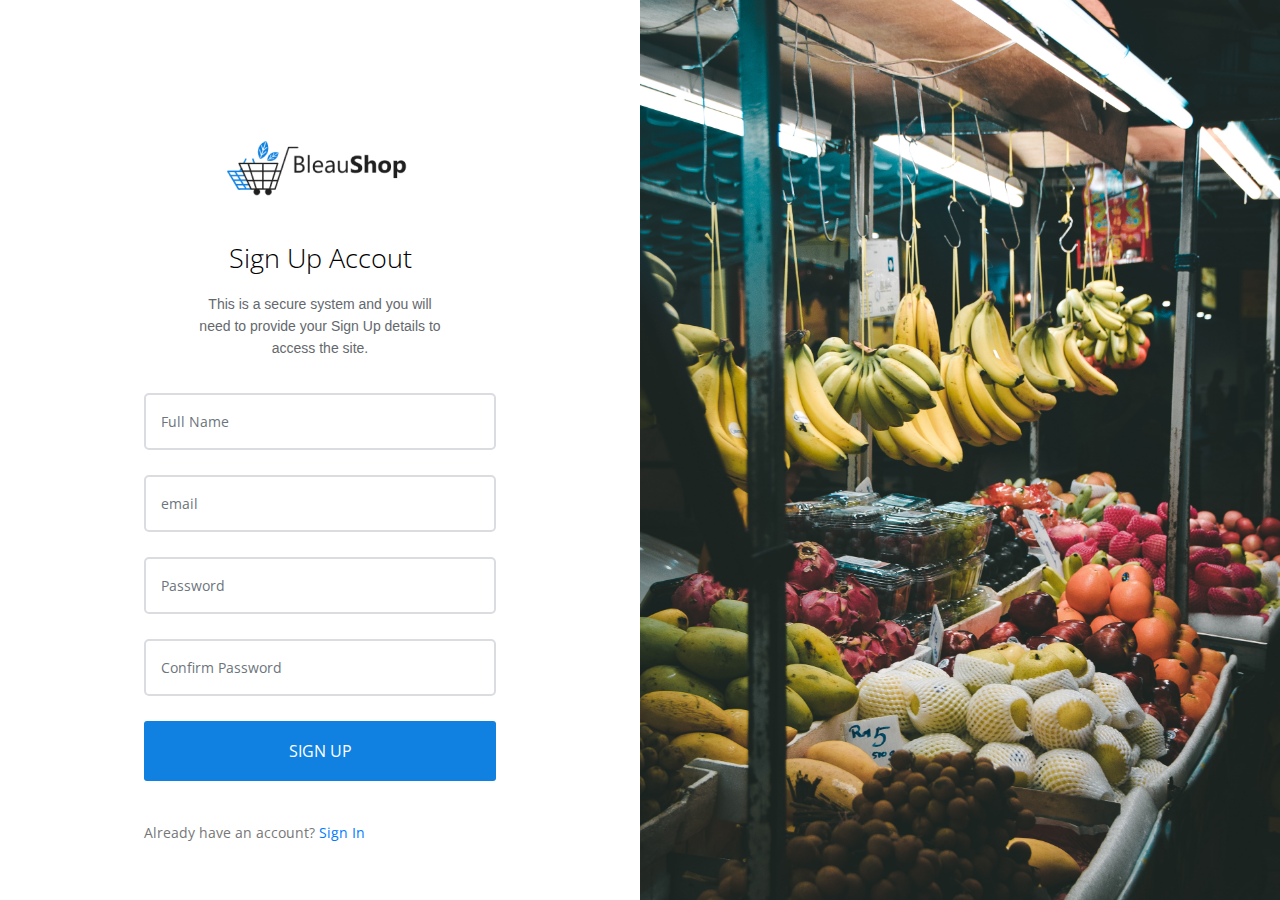
<file: signup.html>
<!DOCTYPE html>
<html lang="en">

<head>
    <meta charset="UTF-8">
    <meta name="viewport" content="width=device-width, initial-scale=1.0">
    <meta http-equiv="X-UA-Compatible" content="ie=edge">
    <!-- -------------
    Custom Css
------------------ -->
    <link rel="stylesheet" href="css/style.css" type="text/css">
    <link rel="stylesheet" href="https://use.fontawesome.com/releases/v5.6.3/css/all.css"
        integrity="sha384-UHRtZLI+pbxtHCWp1t77Bi1L4ZtiqrqD80Kn4Z8NTSRyMA2Fd33n5dQ8lWUE00s/" crossorigin="anonymous">
    <link href="https://fonts.googleapis.com/css?family=Open+Sans:300,400,600,700,800&display=swap" rel="stylesheet">
    <title>::: Login :::</title>
</head>

<body class="login">

    <section class="main-area">
        <div class="container-fluid">
            <div class="row h100">
                <div class="col-md-6 p-0">
                    <div class="login">
                        <div class="center-box">
                            <div class="logo">
                                <a href="index.html"><img src="img/logo.png" alt=""></a>
                            </div>
                            <div class="title">
                                <h4>Sign Up Accout</h4>
                                <p>This is a secure system and you will <br> need to provide your Sign Up details to <br>
                                    access the site.</p>
                            </div>
                            <div class="form-wrap">
                                <form class="pui-form" method="post" action="">
                                    <div class="pui-form__element">
                                        <input type="name" id="inputName" class="form-control" placeholder="Full Name"
                                            required="">
                                    </div>
                                    <div class="pui-form__element"> 
                                        <input type="email" id="inputEmail" class="form-control"
                                            placeholder="email">
                                    </div>
                                    <div class="pui-form__element"> 
                                        <input type="password" id="inputEmail" class="form-control"
                                            placeholder="Password">
                                    </div>
                                    <div class="pui-form__element"> 
                                        <input type="password" id="inputEmail" class="form-control"
                                            placeholder="Confirm Password">
                                    </div>
                                    <div class="pui-form__element">
                                        <button class="btn btn-lg btn-primary btn-block" type="submit">SIGN UP</button>
                                    </div>
                                </form>

                                <span class="signup-label">Already have an account? <a href="login.html"> Sign In </a></span>
                            </div>
                        </div>
                    </div>
                </div>
                <div class="col-md-6 p-0 m-none" style="background: url(img/login.jpg) center center;background-size: cover;
                background-repeat: no-repeat;">

                </div>
            </div>
        </div>
    </section>











    <script src="https://maxcdn.bootstrapcdn.com/bootstrap/4.0.0/js/bootstrap.min.js"
        integrity="sha384-JZR6Spejh4U02d8jOt6vLEHfe/JQGiRRSQQxSfFWpi1MquVdAyjUar5+76PVCmYl"
        crossorigin="anonymous"></script>
    <script src="https://ajax.googleapis.com/ajax/libs/jquery/1.12.4/jquery.min.js"></script>
    <script src="js/main.js"></script>
</body>

</html>
</file>
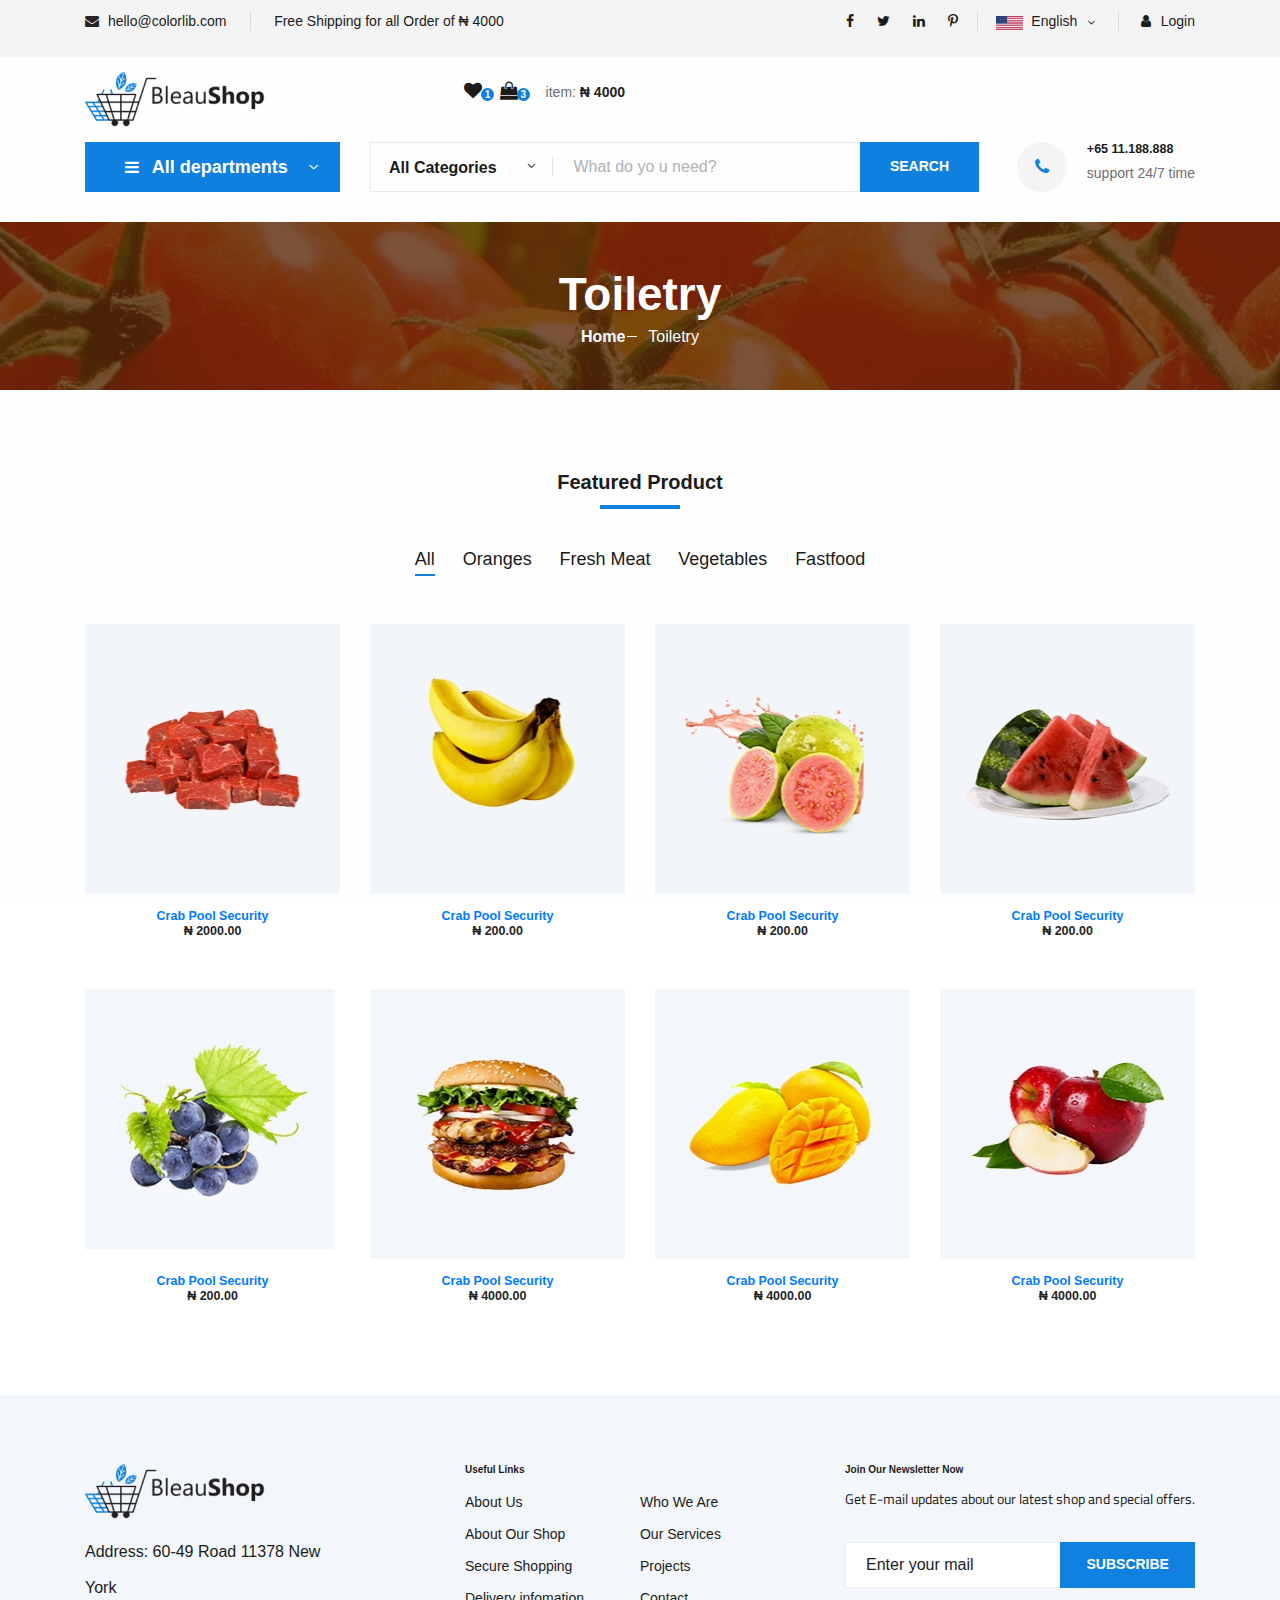
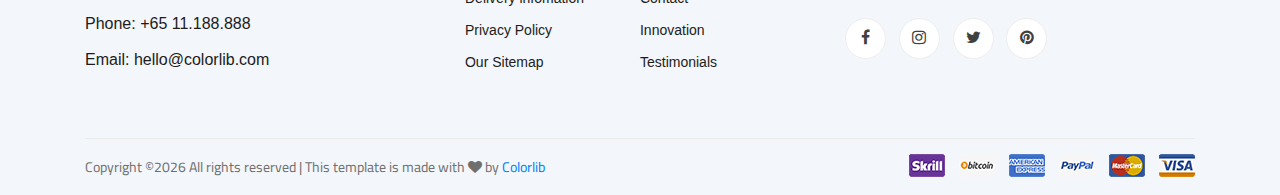
<file: toiletry.html>
<!DOCTYPE html>
<html lang="zxx">

<head>
    <meta charset="UTF-8">
    <meta name="description" content="Ogani Template">
    <meta name="keywords" content="Ogani, unica, creative, html">
    <meta name="viewport" content="width=device-width, initial-scale=1.0">
    <meta http-equiv="X-UA-Compatible" content="ie=edge">
    <title>BleauShop</title>

    <!-- Google Font -->
    <link href="https://fonts.googleapis.com/css2?family=Cairo:wght@200;300;400;600;900&display=swap" rel="stylesheet">

    <!-- Css Styles -->
    <link rel="stylesheet" href="css/bootstrap.min.css" type="text/css">
    <link rel="stylesheet" href="css/font-awesome.min.css" type="text/css">
    <link rel="stylesheet" href="css/elegant-icons.css" type="text/css">
    <link rel="stylesheet" href="css/nice-select.css" type="text/css">
    <link rel="stylesheet" href="css/jquery-ui.min.css" type="text/css">
    <link rel="stylesheet" href="css/owl.carousel.min.css" type="text/css">
    <link rel="stylesheet" href="css/slicknav.min.css" type="text/css">
    <link rel="stylesheet" href="css/style.css" type="text/css">
</head>

<body>
    <!-- Page Preloder -->
    <div id="preloder">
        <div class="loader"></div>
    </div>

    <!-- Humberger Begin -->
    <div class="humberger__menu__overlay"></div>
    <div class="humberger__menu__wrapper">
        <div class="humberger__menu__logo">
            <a href="#"><img src="img/logo.png" alt=""></a>
        </div>
        <div class="humberger__menu__cart">
            <ul>
                <li><a href="#"><i class="fa fa-heart"></i> <span>1</span></a></li>
                <li><a href="#"><i class="fa fa-shopping-bag"></i> <span>3</span></a></li>
            </ul>
            <div class="header__cart__price">item: <span>&#8358 4000</span></div>
        </div>
        <div class="humberger__menu__widget">
            <div class="header__top__right__language">
                <img src="img/language.png" alt="">
                <div>English</div>
                <span class="arrow_carrot-down"></span>
                <ul>
                    <li><a href="#">Spanis</a></li>
                    <li><a href="#">English</a></li>
                </ul>
            </div>
            <div class="header__top__right__auth">
                <a href="#"><i class="fa fa-user"></i> Login</a>
            </div>
        </div>
      <!---  <nav class="humberger__menu__nav mobile-menu">
            <ul>
                <li class="active"><a href="./index.html">Home</a></li>
                <li><a href="./shop-grid.html">Shop</a></li>
                <li><a href="#">Pages</a>
                    <ul class="header__menu__dropdown">
                        <li><a href="./shop-details.html">Shop Details</a></li>
                        <li><a href="./shoping-cart.html">Shoping Cart</a></li>
                        <li><a href="./checkout.html">Check Out</a></li>
                        <li><a href="./blog-details.html">Blog Details</a></li>
                    </ul>
                </li>
                <li><a href="./blog.html">Blog</a></li>
                <li><a href="./contact.html">Contact</a></li>
            </ul>
        </nav>-->
        <div id="mobile-menu-wrap"></div>
        <div class="header__top__right__social">
            <a href="#"><i class="fa fa-facebook"></i></a>
            <a href="#"><i class="fa fa-twitter"></i></a>
            <a href="#"><i class="fa fa-linkedin"></i></a>
            <a href="#"><i class="fa fa-pinterest-p"></i></a>
        </div>
        <div class="humberger__menu__contact">
            <ul>
                <li><i class="fa fa-envelope"></i> hello@colorlib.com</li>
                <li>Free Shipping for all Order of &#8358 4000</li>
            </ul>
        </div>
    </div>
    <!-- Humberger End -->

    <!-- Header Section Begin -->
    <header class="header">
        <div class="header__top">
            <div class="container">
                <div class="row">
                    <div class="col-lg-6">
                        <div class="header__top__left">
                            <ul>
                                <li><i class="fa fa-envelope"></i> hello@colorlib.com</li>
                                <li>Free Shipping for all Order of &#8358 4000</li>
                            </ul>
                        </div>
                    </div>
                    <div class="col-lg-6">
                        <div class="header__top__right">
                            <div class="header__top__right__social">
                                <a href="#"><i class="fa fa-facebook"></i></a>
                                <a href="#"><i class="fa fa-twitter"></i></a>
                                <a href="#"><i class="fa fa-linkedin"></i></a>
                                <a href="#"><i class="fa fa-pinterest-p"></i></a>
                            </div>
                            <div class="header__top__right__language">
                                <img src="img/language.png" alt="">
                                <div>English</div>
                                <span class="arrow_carrot-down"></span>
                                <ul>
                                    <li><a href="#">Spanis</a></li>
                                    <li><a href="#">English</a></li>
                                </ul>
                            </div>
                            <div class="header__top__right__auth">
                                <a href="#"><i class="fa fa-user"></i> Login</a>
                            </div>
                        </div>
                    </div>
                </div>
            </div>
        </div>
        <div class="container">
            <div class="row">
                <div class="col-lg-3">
                    <div class="header__logo">
                        <a href="./index.html"><img src="img/logo.png" alt=""></a>
                    </div>
                </div>
               <!-- <div class="col-lg-6">
                    <nav class="header__menu">
                        <ul>
                            <li><a href="./index.html">Home</a></li>
                            <li><a href="./shop-grid.html">Shop</a></li>
                            <li><a href="#">Pages</a>
                                <ul class="header__menu__dropdown">
                                    <li><a href="./shop-details.html">Shop Details</a></li>
                                    <li><a href="./shoping-cart.html">Shoping Cart</a></li>
                                    <li><a href="./checkout.html">Check Out</a></li>
                                    <li><a href="./blog-details.html">Blog Details</a></li>
                                </ul>
                            </li>
                            <li class="active"><a href="./blog.html">Blog</a></li>
                            <li><a href="./contact.html">Contact</a></li>
                        </ul>
                    </nav>
                </div>-->
                <div class="col-lg-3">
                    <div class="header__cart">
                        <ul>
                            <li><a href="#"><i class="fa fa-heart"></i> <span>1</span></a></li>
                            <li><a href="#"><i class="fa fa-shopping-bag"></i> <span>3</span></a></li>
                        </ul>
                        <div class="header__cart__price">item: <span>&#8358 4000</span></div>
                    </div>
                </div>
            </div>
            <div class="humberger__open">
                <i class="fa fa-bars"></i>
            </div>
        </div>
    </header>
    <!-- Header Section End -->

    <!-- Hero Section Begin -->
    <section class="hero hero-normal">
        <div class="container">
            <div class="row">
                <div class="col-lg-3">
                    <div class="hero__categories">
                        <div class="hero__categories__all">
                            <i class="fa fa-bars"></i>
                            <span>All departments</span>
                        </div>
                        <ul>
                            <li><a href="toiletry.html">Toiletry</a></li>
                            <li><a href="#">Health and Wellness</a></li>
                            <li><a href="./shop-grid.html">Fresh Food</a></li>
                            <li><a href="#">Frozen Food</a></li>
                            <li><a href="#">Canned Food</a></li>
                            <li><a href="#">Cooking Oil</a></li>
                            <li><a href="#">Drinks and Milk</a></li>
                            <li><a href="#">Cleaning and Household</a></li>
                            <li><a href="#">fastfood</a></li>
                            <li><a href="#">Kids Store</a></li>
                            <li><a href="#">Kitchen Utilities</a></li>
                        </ul>
                    </div>
                </div>
                <div class="col-lg-9">
                    <div class="hero__search">
                        <div class="hero__search__form">
                            <form action="#">
                                <div class="hero__search__categories">
                                    All Categories
                                    <span class="arrow_carrot-down"></span>
                                </div>
                                <input type="text" placeholder="What do yo u need?">
                                <button type="submit" class="site-btn">SEARCH</button>
                            </form>
                        </div>
                        <div class="hero__search__phone">
                            <div class="hero__search__phone__icon">
                                <i class="fa fa-phone"></i>
                            </div>
                            <div class="hero__search__phone__text">
                                <h5>+65 11.188.888</h5>
                                <span>support 24/7 time</span>
                            </div>
                        </div>
                    </div>
                </div>
            </div>
        </div>
    </section>
    <!-- Hero Section End -->

    <!-- Breadcrumb Section Begin -->
    <section class="breadcrumb-section set-bg" data-setbg="img/breadcrumb.jpg">
        <div class="container">
            <div class="row">
                <div class="col-lg-12 text-center">
                    <div class="breadcrumb__text">
                        <h2>Toiletry</h2>
                        <div class="breadcrumb__option">
                            <a href="./index.html">Home</a>
                            <span>Toiletry</span>
                        </div>
                    </div>
                </div>
            </div>
        </div>
    </section>
    <!-- Breadcrumb Section End -->

    <section class="featured spad">
        <div class="container">
            <div class="row">
                <div class="col-lg-12">
                    <div class="section-title">
                        <h2>Featured Product</h2>
                    </div>
                    <div class="featured__controls">
                        <ul>
                            <li class="active" data-filter="*">All</li>
                            <li data-filter=".oranges">Oranges</li>
                            <li data-filter=".fresh-meat">Fresh Meat</li>
                            <li data-filter=".vegetables">Vegetables</li>
                            <li data-filter=".fastfood">Fastfood</li>
                        </ul>
                    </div>
                </div>
            </div>
            <div class="row featured__filter">
                <div class="col-lg-3 col-md-4 col-sm-6 mix oranges fresh-meat">
                    <div class="featured__item">
                        <div class="featured__item__pic set-bg" data-setbg="img/featured/feature-1.jpg">
                            <ul class="featured__item__pic__hover">
                                <li><a href="#"><i class="fa fa-heart"></i></a></li>
                                <li><a href="./shop-details.html"><i class="fa fa-retweet"></i></a></li>
                                <li><a href="#"><i class="fa fa-shopping-cart"></i></a></li>
                            </ul>
                        </div>
                        <div class="featured__item__text">
                            <h5><a href="#">Crab Pool Security</a></h5>
                            <h5>&#8358 2000.00</h5>
                        </div>
                    </div>
                </div>
                <div class="col-lg-3 col-md-4 col-sm-6 mix vegetables fastfood">
                    <div class="featured__item">
                        <div class="featured__item__pic set-bg" data-setbg="img/featured/feature-2.jpg">
                            <ul class="featured__item__pic__hover">
                                <li><a href="#"><i class="fa fa-heart"></i></a></li>
                                <li><a href="./shop-details.html"><i class="fa fa-retweet"></i></a></li>
                                <li><a href="#"><i class="fa fa-shopping-cart"></i></a></li>
                            </ul>
                        </div>
                        <div class="featured__item__text">
                            <h5><a href="#">Crab Pool Security</a></h5>
                            <h5>&#8358 200.00</h5>
                        </div>
                    </div>
                </div>
                <div class="col-lg-3 col-md-4 col-sm-6 mix vegetables fresh-meat">
                    <div class="featured__item">
                        <div class="featured__item__pic set-bg" data-setbg="img/featured/feature-3.jpg">
                            <ul class="featured__item__pic__hover">
                                <li><a href="#"><i class="fa fa-heart"></i></a></li>
                                <li><a href="./shop-details.html"><i class="fa fa-retweet"></i></a></li>
                                <li><a href="#"><i class="fa fa-shopping-cart"></i></a></li>
                            </ul>
                        </div>
                        <div class="featured__item__text">
                            <h5><a href="#">Crab Pool Security</a></h5>
                            <h5>&#8358 200.00</h5>
                        </div>
                    </div>
                </div>
                <div class="col-lg-3 col-md-4 col-sm-6 mix fastfood oranges">
                    <div class="featured__item">
                        <div class="featured__item__pic set-bg" data-setbg="img/featured/feature-4.jpg">
                            <ul class="featured__item__pic__hover">
                                <li><a href="#"><i class="fa fa-heart"></i></a></li>
                                <li><a href="./shop-details.html"><i class="fa fa-retweet"></i></a></li>
                                <li><a href="#"><i class="fa fa-shopping-cart"></i></a></li>
                            </ul>
                        </div>
                        <div class="featured__item__text">
                            <h5><a href="#">Crab Pool Security</a></h5>
                            <h5>&#8358 200.00</h5>
                        </div>
                    </div>
                </div>
                <div class="col-lg-3 col-md-4 col-sm-6 mix fresh-meat vegetables">
                    <div class="featured__item">
                        <div class="featured__item__pic set-bg" data-setbg="img/featured/feature-5.jpg">
                            <ul class="featured__item__pic__hover">
                                <li><a href="#"><i class="fa fa-heart"></i></a></li>
                                <li><a href="./shop-details.html"><i class="fa fa-retweet"></i></a></li>
                                <li><a href="#"><i class="fa fa-shopping-cart"></i></a></li>
                            </ul>
                        </div>
                        <div class="featured__item__text">
                            <h5><a href="#">Crab Pool Security</a></h5>
                            <h5>&#8358 200.00</h5>
                        </div>
                    </div>
                </div>
                <div class="col-lg-3 col-md-4 col-sm-6 mix oranges fastfood">
                    <div class="featured__item">
                        <div class="featured__item__pic set-bg" data-setbg="img/featured/feature-6.jpg">
                            <ul class="featured__item__pic__hover">
                                <li><a href="#"><i class="fa fa-heart"></i></a></li>
                                <li><a href="./shop-details.html"><i class="fa fa-retweet"></i></a></li>
                                <li><a href="#"><i class="fa fa-shopping-cart"></i></a></li>
                            </ul>
                        </div>
                        <div class="featured__item__text">
                            <h5><a href="#">Crab Pool Security</a></h5>
                            <h5>&#8358 4000.00</h5>
                        </div>
                    </div>
                </div>
                <div class="col-lg-3 col-md-4 col-sm-6 mix fresh-meat vegetables">
                    <div class="featured__item">
                        <div class="featured__item__pic set-bg" data-setbg="img/featured/feature-7.jpg">
                            <ul class="featured__item__pic__hover">
                                <li><a href="#"><i class="fa fa-heart"></i></a></li>
                                <li><a href="./shop-details.html"><i class="fa fa-retweet"></i></a></li>
                                <li><a href="#"><i class="fa fa-shopping-cart"></i></a></li>
                            </ul>
                        </div>
                        <div class="featured__item__text">
                            <h5><a href="#">Crab Pool Security</a></h5>
                            <h5>&#8358 4000.00</h5>
                        </div>
                    </div>
                </div>
                <div class="col-lg-3 col-md-4 col-sm-6 mix fastfood vegetables">
                    <div class="featured__item">
                        <div class="featured__item__pic set-bg" data-setbg="img/featured/feature-8.jpg">
                            <ul class="featured__item__pic__hover">
                                <li><a href="#"><i class="fa fa-heart"></i></a></li>
                                <li><a href="./shop-details.html"><i class="fa fa-retweet"></i></a></li>
                                <li><a href="#"><i class="fa fa-shopping-cart"></i></a></li>
                            </ul>
                        </div>
                        <div class="featured__item__text">
                            <h5><a href="#">Crab Pool Security</a></h5>
                            <h5>&#8358 4000.00</h5>
                        </div>
                    </div>
                </div>
            </div>
        </div>
    </section>
    <!-- Featured Section End -->

    <!-- Footer Section Begin -->
    <footer class="footer spad">
        <div class="container">
            <div class="row">
                <div class="col-lg-3 col-md-6 col-sm-6">
                    <div class="footer__about">
                        <div class="footer__about__logo">
                            <a href="./index.html"><img src="img/logo.png" alt=""></a>
                        </div>
                        <ul>
                            <li>Address: 60-49 Road 11378 New York</li>
                            <li>Phone: +65 11.188.888</li>
                            <li>Email: hello@colorlib.com</li>
                        </ul>
                    </div>
                </div>
                <div class="col-lg-4 col-md-6 col-sm-6 offset-lg-1">
                    <div class="footer__widget">
                        <h6>Useful Links</h6>
                        <ul>
                            <li><a href="#">About Us</a></li>
                            <li><a href="#">About Our Shop</a></li>
                            <li><a href="#">Secure Shopping</a></li>
                            <li><a href="#">Delivery infomation</a></li>
                            <li><a href="#">Privacy Policy</a></li>
                            <li><a href="#">Our Sitemap</a></li>
                        </ul>
                        <ul>
                            <li><a href="#">Who We Are</a></li>
                            <li><a href="#">Our Services</a></li>
                            <li><a href="#">Projects</a></li>
                            <li><a href="#">Contact</a></li>
                            <li><a href="#">Innovation</a></li>
                            <li><a href="#">Testimonials</a></li>
                        </ul>
                    </div>
                </div>
                <div class="col-lg-4 col-md-12">
                    <div class="footer__widget">
                        <h6>Join Our Newsletter Now</h6>
                        <p>Get E-mail updates about our latest shop and special offers.</p>
                        <form action="#">
                            <input type="text" placeholder="Enter your mail">
                            <button type="submit" class="site-btn">Subscribe</button>
                        </form>
                        <div class="footer__widget__social">
                            <a href="#"><i class="fa fa-facebook"></i></a>
                            <a href="#"><i class="fa fa-instagram"></i></a>
                            <a href="#"><i class="fa fa-twitter"></i></a>
                            <a href="#"><i class="fa fa-pinterest"></i></a>
                        </div>
                    </div>
                </div>
            </div>
            <div class="row">
                <div class="col-lg-12">
                    <div class="footer__copyright">
                        <div class="footer__copyright__text"><p><!-- Link back to Colorlib can't be removed. Template is licensed under CC BY 3.0. -->
  Copyright &copy;<script>document.write(new Date().getFullYear());</script> All rights reserved | This template is made with <i class="fa fa-heart" aria-hidden="true"></i> by <a href="https://colorlib.com" target="_blank">Colorlib</a>
  <!-- Link back to Colorlib can't be removed. Template is licensed under CC BY 3.0. --></p></div>
                        <div class="footer__copyright__payment"><img src="img/payment-item.png" alt=""></div>
                    </div>
                </div>
            </div>
        </div>
    </footer>
    <!-- Footer Section End -->

    <!-- Js Plugins -->
    <script src="js/jquery-3.3.1.min.js"></script>
    <script src="js/bootstrap.min.js"></script>
    <script src="js/jquery.nice-select.min.js"></script>
    <script src="js/jquery-ui.min.js"></script>
    <script src="js/jquery.slicknav.js"></script>
    <script src="js/mixitup.min.js"></script>
    <script src="js/owl.carousel.min.js"></script>
    <script src="js/main.js"></script>



</body>

</html>
</file>
<file: css/elegant-icons.css>
@font-face {
	font-family: 'ElegantIcons';
	src:url('../fonts/ElegantIcons.eot');
	src:url('../fonts/ElegantIcons.eot?#iefix') format('embedded-opentype'),
		url('../fonts/ElegantIcons.woff') format('woff'),
		url('../fonts/ElegantIcons.ttf') format('truetype'),
		url('../fonts/ElegantIcons.svg#ElegantIcons') format('svg');
	font-weight: normal;
	font-style: normal;
}

/* Use the following CSS code if you want to use data attributes for inserting your icons */
[data-icon]:before {
	font-family: 'ElegantIcons';
	content: attr(data-icon);
	speak: none;
	font-weight: normal;
	font-variant: normal;
	text-transform: none;
	line-height: 1;
	-webkit-font-smoothing: antialiased;
	-moz-osx-font-smoothing: grayscale;
}

/* Use the following CSS code if you want to have a class per icon */
/*
Instead of a list of all class selectors,
you can use the generic selector below, but it's slower:
[class*="your-class-prefix"] {
*/
.arrow_up, .arrow_down, .arrow_left, .arrow_right, .arrow_left-up, .arrow_right-up, .arrow_right-down, .arrow_left-down, .arrow-up-down, .arrow_up-down_alt, .arrow_left-right_alt, .arrow_left-right, .arrow_expand_alt2, .arrow_expand_alt, .arrow_condense, .arrow_expand, .arrow_move, .arrow_carrot-up, .arrow_carrot-down, .arrow_carrot-left, .arrow_carrot-right, .arrow_carrot-2up, .arrow_carrot-2down, .arrow_carrot-2left, .arrow_carrot-2right, .arrow_carrot-up_alt2, .arrow_carrot-down_alt2, .arrow_carrot-left_alt2, .arrow_carrot-right_alt2, .arrow_carrot-2up_alt2, .arrow_carrot-2down_alt2, .arrow_carrot-2left_alt2, .arrow_carrot-2right_alt2, .arrow_triangle-up, .arrow_triangle-down, .arrow_triangle-left, .arrow_triangle-right, .arrow_triangle-up_alt2, .arrow_triangle-down_alt2, .arrow_triangle-left_alt2, .arrow_triangle-right_alt2, .arrow_back, .icon_minus-06, .icon_plus, .icon_close, .icon_check, .icon_minus_alt2, .icon_plus_alt2, .icon_close_alt2, .icon_check_alt2, .icon_zoom-out_alt, .icon_zoom-in_alt, .icon_search, .icon_box-empty, .icon_box-selected, .icon_minus-box, .icon_plus-box, .icon_box-checked, .icon_circle-empty, .icon_circle-slelected, .icon_stop_alt2, .icon_stop, .icon_pause_alt2, .icon_pause, .icon_menu, .icon_menu-square_alt2, .icon_menu-circle_alt2, .icon_ul, .icon_ol, .icon_adjust-horiz, .icon_adjust-vert, .icon_document_alt, .icon_documents_alt, .icon_pencil, .icon_pencil-edit_alt, .icon_pencil-edit, .icon_folder-alt, .icon_folder-open_alt, .icon_folder-add_alt, .icon_info_alt, .icon_error-oct_alt, .icon_error-circle_alt, .icon_error-triangle_alt, .icon_question_alt2, .icon_question, .icon_comment_alt, .icon_chat_alt, .icon_vol-mute_alt, .icon_volume-low_alt, .icon_volume-high_alt, .icon_quotations, .icon_quotations_alt2, .icon_clock_alt, .icon_lock_alt, .icon_lock-open_alt, .icon_key_alt, .icon_cloud_alt, .icon_cloud-upload_alt, .icon_cloud-download_alt, .icon_image, .icon_images, .icon_lightbulb_alt, .icon_gift_alt, .icon_house_alt, .icon_genius, .icon_mobile, .icon_tablet, .icon_laptop, .icon_desktop, .icon_camera_alt, .icon_mail_alt, .icon_cone_alt, .icon_ribbon_alt, .icon_bag_alt, .icon_creditcard, .icon_cart_alt, .icon_paperclip, .icon_tag_alt, .icon_tags_alt, .icon_trash_alt, .icon_cursor_alt, .icon_mic_alt, .icon_compass_alt, .icon_pin_alt, .icon_pushpin_alt, .icon_map_alt, .icon_drawer_alt, .icon_toolbox_alt, .icon_book_alt, .icon_calendar, .icon_film, .icon_table, .icon_contacts_alt, .icon_headphones, .icon_lifesaver, .icon_piechart, .icon_refresh, .icon_link_alt, .icon_link, .icon_loading, .icon_blocked, .icon_archive_alt, .icon_heart_alt, .icon_star_alt, .icon_star-half_alt, .icon_star, .icon_star-half, .icon_tools, .icon_tool, .icon_cog, .icon_cogs, .arrow_up_alt, .arrow_down_alt, .arrow_left_alt, .arrow_right_alt, .arrow_left-up_alt, .arrow_right-up_alt, .arrow_right-down_alt, .arrow_left-down_alt, .arrow_condense_alt, .arrow_expand_alt3, .arrow_carrot_up_alt, .arrow_carrot-down_alt, .arrow_carrot-left_alt, .arrow_carrot-right_alt, .arrow_carrot-2up_alt, .arrow_carrot-2dwnn_alt, .arrow_carrot-2left_alt, .arrow_carrot-2right_alt, .arrow_triangle-up_alt, .arrow_triangle-down_alt, .arrow_triangle-left_alt, .arrow_triangle-right_alt, .icon_minus_alt, .icon_plus_alt, .icon_close_alt, .icon_check_alt, .icon_zoom-out, .icon_zoom-in, .icon_stop_alt, .icon_menu-square_alt, .icon_menu-circle_alt, .icon_document, .icon_documents, .icon_pencil_alt, .icon_folder, .icon_folder-open, .icon_folder-add, .icon_folder_upload, .icon_folder_download, .icon_info, .icon_error-circle, .icon_error-oct, .icon_error-triangle, .icon_question_alt, .icon_comment, .icon_chat, .icon_vol-mute, .icon_volume-low, .icon_volume-high, .icon_quotations_alt, .icon_clock, .icon_lock, .icon_lock-open, .icon_key, .icon_cloud, .icon_cloud-upload, .icon_cloud-download, .icon_lightbulb, .icon_gift, .icon_house, .icon_camera, .icon_mail, .icon_cone, .icon_ribbon, .icon_bag, .icon_cart, .icon_tag, .icon_tags, .icon_trash, .icon_cursor, .icon_mic, .icon_compass, .icon_pin, .icon_pushpin, .icon_map, .icon_drawer, .icon_toolbox, .icon_book, .icon_contacts, .icon_archive, .icon_heart, .icon_profile, .icon_group, .icon_grid-2x2, .icon_grid-3x3, .icon_music, .icon_pause_alt, .icon_phone, .icon_upload, .icon_download, .social_facebook, .social_twitter, .social_pinterest, .social_googleplus, .social_tumblr, .social_tumbleupon, .social_wordpress, .social_instagram, .social_dribbble, .social_vimeo, .social_linkedin, .social_rss, .social_deviantart, .social_share, .social_myspace, .social_skype, .social_youtube, .social_picassa, .social_googledrive, .social_flickr, .social_blogger, .social_spotify, .social_delicious, .social_facebook_circle, .social_twitter_circle, .social_pinterest_circle, .social_googleplus_circle, .social_tumblr_circle, .social_stumbleupon_circle, .social_wordpress_circle, .social_instagram_circle, .social_dribbble_circle, .social_vimeo_circle, .social_linkedin_circle, .social_rss_circle, .social_deviantart_circle, .social_share_circle, .social_myspace_circle, .social_skype_circle, .social_youtube_circle, .social_picassa_circle, .social_googledrive_alt2, .social_flickr_circle, .social_blogger_circle, .social_spotify_circle, .social_delicious_circle, .social_facebook_square, .social_twitter_square, .social_pinterest_square, .social_googleplus_square, .social_tumblr_square, .social_stumbleupon_square, .social_wordpress_square, .social_instagram_square, .social_dribbble_square, .social_vimeo_square, .social_linkedin_square, .social_rss_square, .social_deviantart_square, .social_share_square, .social_myspace_square, .social_skype_square, .social_youtube_square, .social_picassa_square, .social_googledrive_square, .social_flickr_square, .social_blogger_square, .social_spotify_square, .social_delicious_square, .icon_printer, .icon_calulator, .icon_building, .icon_floppy, .icon_drive, .icon_search-2, .icon_id, .icon_id-2, .icon_puzzle, .icon_like, .icon_dislike, .icon_mug, .icon_currency, .icon_wallet, .icon_pens, .icon_easel, .icon_flowchart, .icon_datareport, .icon_briefcase, .icon_shield, .icon_percent, .icon_globe, .icon_globe-2, .icon_target, .icon_hourglass, .icon_balance, .icon_rook, .icon_printer-alt, .icon_calculator_alt, .icon_building_alt, .icon_floppy_alt, .icon_drive_alt, .icon_search_alt, .icon_id_alt, .icon_id-2_alt, .icon_puzzle_alt, .icon_like_alt, .icon_dislike_alt, .icon_mug_alt, .icon_currency_alt, .icon_wallet_alt, .icon_pens_alt, .icon_easel_alt, .icon_flowchart_alt, .icon_datareport_alt, .icon_briefcase_alt, .icon_shield_alt, .icon_percent_alt, .icon_globe_alt, .icon_clipboard {
	font-family: 'ElegantIcons';
	speak: none;
	font-style: normal;
	font-weight: normal;
	font-variant: normal;
	text-transform: none;
	line-height: 1;
	-webkit-font-smoothing: antialiased;
}
.arrow_up:before {
	content: "\21";
}
.arrow_down:before {
	content: "\22";
}
.arrow_left:before {
	content: "\23";
}
.arrow_right:before {
	content: "\24";
}
.arrow_left-up:before {
	content: "\25";
}
.arrow_right-up:before {
	content: "\26";
}
.arrow_right-down:before {
	content: "\27";
}
.arrow_left-down:before {
	content: "\28";
}
.arrow-up-down:before {
	content: "\29";
}
.arrow_up-down_alt:before {
	content: "\2a";
}
.arrow_left-right_alt:before {
	content: "\2b";
}
.arrow_left-right:before {
	content: "\2c";
}
.arrow_expand_alt2:before {
	content: "\2d";
}
.arrow_expand_alt:before {
	content: "\2e";
}
.arrow_condense:before {
	content: "\2f";
}
.arrow_expand:before {
	content: "\30";
}
.arrow_move:before {
	content: "\31";
}
.arrow_carrot-up:before {
	content: "\32";
}
.arrow_carrot-down:before {
	content: "\33";
}
.arrow_carrot-left:before {
	content: "\34";
}
.arrow_carrot-right:before {
	content: "\35";
}
.arrow_carrot-2up:before {
	content: "\36";
}
.arrow_carrot-2down:before {
	content: "\37";
}
.arrow_carrot-2left:before {
	content: "\38";
}
.arrow_carrot-2right:before {
	content: "\39";
}
.arrow_carrot-up_alt2:before {
	content: "\3a";
}
.arrow_carrot-down_alt2:before {
	content: "\3b";
}
.arrow_carrot-left_alt2:before {
	content: "\3c";
}
.arrow_carrot-right_alt2:before {
	content: "\3d";
}
.arrow_carrot-2up_alt2:before {
	content: "\3e";
}
.arrow_carrot-2down_alt2:before {
	content: "\3f";
}
.arrow_carrot-2left_alt2:before {
	content: "\40";
}
.arrow_carrot-2right_alt2:before {
	content: "\41";
}
.arrow_triangle-up:before {
	content: "\42";
}
.arrow_triangle-down:before {
	content: "\43";
}
.arrow_triangle-left:before {
	content: "\44";
}
.arrow_triangle-right:before {
	content: "\45";
}
.arrow_triangle-up_alt2:before {
	content: "\46";
}
.arrow_triangle-down_alt2:before {
	content: "\47";
}
.arrow_triangle-left_alt2:before {
	content: "\48";
}
.arrow_triangle-right_alt2:before {
	content: "\49";
}
.arrow_back:before {
	content: "\4a";
}
.icon_minus-06:before {
	content: "\4b";
}
.icon_plus:before {
	content: "\4c";
}
.icon_close:before {
	content: "\4d";
}
.icon_check:before {
	content: "\4e";
}
.icon_minus_alt2:before {
	content: "\4f";
}
.icon_plus_alt2:before {
	content: "\50";
}
.icon_close_alt2:before {
	content: "\51";
}
.icon_check_alt2:before {
	content: "\52";
}
.icon_zoom-out_alt:before {
	content: "\53";
}
.icon_zoom-in_alt:before {
	content: "\54";
}
.icon_search:before {
	content: "\55";
}
.icon_box-empty:before {
	content: "\56";
}
.icon_box-selected:before {
	content: "\57";
}
.icon_minus-box:before {
	content: "\58";
}
.icon_plus-box:before {
	content: "\59";
}
.icon_box-checked:before {
	content: "\5a";
}
.icon_circle-empty:before {
	content: "\5b";
}
.icon_circle-slelected:before {
	content: "\5c";
}
.icon_stop_alt2:before {
	content: "\5d";
}
.icon_stop:before {
	content: "\5e";
}
.icon_pause_alt2:before {
	content: "\5f";
}
.icon_pause:before {
	content: "\60";
}
.icon_menu:before {
	content: "\61";
}
.icon_menu-square_alt2:before {
	content: "\62";
}
.icon_menu-circle_alt2:before {
	content: "\63";
}
.icon_ul:before {
	content: "\64";
}
.icon_ol:before {
	content: "\65";
}
.icon_adjust-horiz:before {
	content: "\66";
}
.icon_adjust-vert:before {
	content: "\67";
}
.icon_document_alt:before {
	content: "\68";
}
.icon_documents_alt:before {
	content: "\69";
}
.icon_pencil:before {
	content: "\6a";
}
.icon_pencil-edit_alt:before {
	content: "\6b";
}
.icon_pencil-edit:before {
	content: "\6c";
}
.icon_folder-alt:before {
	content: "\6d";
}
.icon_folder-open_alt:before {
	content: "\6e";
}
.icon_folder-add_alt:before {
	content: "\6f";
}
.icon_info_alt:before {
	content: "\70";
}
.icon_error-oct_alt:before {
	content: "\71";
}
.icon_error-circle_alt:before {
	content: "\72";
}
.icon_error-triangle_alt:before {
	content: "\73";
}
.icon_question_alt2:before {
	content: "\74";
}
.icon_question:before {
	content: "\75";
}
.icon_comment_alt:before {
	content: "\76";
}
.icon_chat_alt:before {
	content: "\77";
}
.icon_vol-mute_alt:before {
	content: "\78";
}
.icon_volume-low_alt:before {
	content: "\79";
}
.icon_volume-high_alt:before {
	content: "\7a";
}
.icon_quotations:before {
	content: "\7b";
}
.icon_quotations_alt2:before {
	content: "\7c";
}
.icon_clock_alt:before {
	content: "\7d";
}
.icon_lock_alt:before {
	content: "\7e";
}
.icon_lock-open_alt:before {
	content: "\e000";
}
.icon_key_alt:before {
	content: "\e001";
}
.icon_cloud_alt:before {
	content: "\e002";
}
.icon_cloud-upload_alt:before {
	content: "\e003";
}
.icon_cloud-download_alt:before {
	content: "\e004";
}
.icon_image:before {
	content: "\e005";
}
.icon_images:before {
	content: "\e006";
}
.icon_lightbulb_alt:before {
	content: "\e007";
}
.icon_gift_alt:before {
	content: "\e008";
}
.icon_house_alt:before {
	content: "\e009";
}
.icon_genius:before {
	content: "\e00a";
}
.icon_mobile:before {
	content: "\e00b";
}
.icon_tablet:before {
	content: "\e00c";
}
.icon_laptop:before {
	content: "\e00d";
}
.icon_desktop:before {
	content: "\e00e";
}
.icon_camera_alt:before {
	content: "\e00f";
}
.icon_mail_alt:before {
	content: "\e010";
}
.icon_cone_alt:before {
	content: "\e011";
}
.icon_ribbon_alt:before {
	content: "\e012";
}
.icon_bag_alt:before {
	content: "\e013";
}
.icon_creditcard:before {
	content: "\e014";
}
.icon_cart_alt:before {
	content: "\e015";
}
.icon_paperclip:before {
	content: "\e016";
}
.icon_tag_alt:before {
	content: "\e017";
}
.icon_tags_alt:before {
	content: "\e018";
}
.icon_trash_alt:before {
	content: "\e019";
}
.icon_cursor_alt:before {
	content: "\e01a";
}
.icon_mic_alt:before {
	content: "\e01b";
}
.icon_compass_alt:before {
	content: "\e01c";
}
.icon_pin_alt:before {
	content: "\e01d";
}
.icon_pushpin_alt:before {
	content: "\e01e";
}
.icon_map_alt:before {
	content: "\e01f";
}
.icon_drawer_alt:before {
	content: "\e020";
}
.icon_toolbox_alt:before {
	content: "\e021";
}
.icon_book_alt:before {
	content: "\e022";
}
.icon_calendar:before {
	content: "\e023";
}
.icon_film:before {
	content: "\e024";
}
.icon_table:before {
	content: "\e025";
}
.icon_contacts_alt:before {
	content: "\e026";
}
.icon_headphones:before {
	content: "\e027";
}
.icon_lifesaver:before {
	content: "\e028";
}
.icon_piechart:before {
	content: "\e029";
}
.icon_refresh:before {
	content: "\e02a";
}
.icon_link_alt:before {
	content: "\e02b";
}
.icon_link:before {
	content: "\e02c";
}
.icon_loading:before {
	content: "\e02d";
}
.icon_blocked:before {
	content: "\e02e";
}
.icon_archive_alt:before {
	content: "\e02f";
}
.icon_heart_alt:before {
	content: "\e030";
}
.icon_star_alt:before {
	content: "\e031";
}
.icon_star-half_alt:before {
	content: "\e032";
}
.icon_star:before {
	content: "\e033";
}
.icon_star-half:before {
	content: "\e034";
}
.icon_tools:before {
	content: "\e035";
}
.icon_tool:before {
	content: "\e036";
}
.icon_cog:before {
	content: "\e037";
}
.icon_cogs:before {
	content: "\e038";
}
.arrow_up_alt:before {
	content: "\e039";
}
.arrow_down_alt:before {
	content: "\e03a";
}
.arrow_left_alt:before {
	content: "\e03b";
}
.arrow_right_alt:before {
	content: "\e03c";
}
.arrow_left-up_alt:before {
	content: "\e03d";
}
.arrow_right-up_alt:before {
	content: "\e03e";
}
.arrow_right-down_alt:before {
	content: "\e03f";
}
.arrow_left-down_alt:before {
	content: "\e040";
}
.arrow_condense_alt:before {
	content: "\e041";
}
.arrow_expand_alt3:before {
	content: "\e042";
}
.arrow_carrot_up_alt:before {
	content: "\e043";
}
.arrow_carrot-down_alt:before {
	content: "\e044";
}
.arrow_carrot-left_alt:before {
	content: "\e045";
}
.arrow_carrot-right_alt:before {
	content: "\e046";
}
.arrow_carrot-2up_alt:before {
	content: "\e047";
}
.arrow_carrot-2dwnn_alt:before {
	content: "\e048";
}
.arrow_carrot-2left_alt:before {
	content: "\e049";
}
.arrow_carrot-2right_alt:before {
	content: "\e04a";
}
.arrow_triangle-up_alt:before {
	content: "\e04b";
}
.arrow_triangle-down_alt:before {
	content: "\e04c";
}
.arrow_triangle-left_alt:before {
	content: "\e04d";
}
.arrow_triangle-right_alt:before {
	content: "\e04e";
}
.icon_minus_alt:before {
	content: "\e04f";
}
.icon_plus_alt:before {
	content: "\e050";
}
.icon_close_alt:before {
	content: "\e051";
}
.icon_check_alt:before {
	content: "\e052";
}
.icon_zoom-out:before {
	content: "\e053";
}
.icon_zoom-in:before {
	content: "\e054";
}
.icon_stop_alt:before {
	content: "\e055";
}
.icon_menu-square_alt:before {
	content: "\e056";
}
.icon_menu-circle_alt:before {
	content: "\e057";
}
.icon_document:before {
	content: "\e058";
}
.icon_documents:before {
	content: "\e059";
}
.icon_pencil_alt:before {
	content: "\e05a";
}
.icon_folder:before {
	content: "\e05b";
}
.icon_folder-open:before {
	content: "\e05c";
}
.icon_folder-add:before {
	content: "\e05d";
}
.icon_folder_upload:before {
	content: "\e05e";
}
.icon_folder_download:before {
	content: "\e05f";
}
.icon_info:before {
	content: "\e060";
}
.icon_error-circle:before {
	content: "\e061";
}
.icon_error-oct:before {
	content: "\e062";
}
.icon_error-triangle:before {
	content: "\e063";
}
.icon_question_alt:before {
	content: "\e064";
}
.icon_comment:before {
	content: "\e065";
}
.icon_chat:before {
	content: "\e066";
}
.icon_vol-mute:before {
	content: "\e067";
}
.icon_volume-low:before {
	content: "\e068";
}
.icon_volume-high:before {
	content: "\e069";
}
.icon_quotations_alt:before {
	content: "\e06a";
}
.icon_clock:before {
	content: "\e06b";
}
.icon_lock:before {
	content: "\e06c";
}
.icon_lock-open:before {
	content: "\e06d";
}
.icon_key:before {
	content: "\e06e";
}
.icon_cloud:before {
	content: "\e06f";
}
.icon_cloud-upload:before {
	content: "\e070";
}
.icon_cloud-download:before {
	content: "\e071";
}
.icon_lightbulb:before {
	content: "\e072";
}
.icon_gift:before {
	content: "\e073";
}
.icon_house:before {
	content: "\e074";
}
.icon_camera:before {
	content: "\e075";
}
.icon_mail:before {
	content: "\e076";
}
.icon_cone:before {
	content: "\e077";
}
.icon_ribbon:before {
	content: "\e078";
}
.icon_bag:before {
	content: "\e079";
}
.icon_cart:before {
	content: "\e07a";
}
.icon_tag:before {
	content: "\e07b";
}
.icon_tags:before {
	content: "\e07c";
}
.icon_trash:before {
	content: "\e07d";
}
.icon_cursor:before {
	content: "\e07e";
}
.icon_mic:before {
	content: "\e07f";
}
.icon_compass:before {
	content: "\e080";
}
.icon_pin:before {
	content: "\e081";
}
.icon_pushpin:before {
	content: "\e082";
}
.icon_map:before {
	content: "\e083";
}
.icon_drawer:before {
	content: "\e084";
}
.icon_toolbox:before {
	content: "\e085";
}
.icon_book:before {
	content: "\e086";
}
.icon_contacts:before {
	content: "\e087";
}
.icon_archive:before {
	content: "\e088";
}
.icon_heart:before {
	content: "\e089";
}
.icon_profile:before {
	content: "\e08a";
}
.icon_group:before {
	content: "\e08b";
}
.icon_grid-2x2:before {
	content: "\e08c";
}
.icon_grid-3x3:before {
	content: "\e08d";
}
.icon_music:before {
	content: "\e08e";
}
.icon_pause_alt:before {
	content: "\e08f";
}
.icon_phone:before {
	content: "\e090";
}
.icon_upload:before {
	content: "\e091";
}
.icon_download:before {
	content: "\e092";
}
.social_facebook:before {
	content: "\e093";
}
.social_twitter:before {
	content: "\e094";
}
.social_pinterest:before {
	content: "\e095";
}
.social_googleplus:before {
	content: "\e096";
}
.social_tumblr:before {
	content: "\e097";
}
.social_tumbleupon:before {
	content: "\e098";
}
.social_wordpress:before {
	content: "\e099";
}
.social_instagram:before {
	content: "\e09a";
}
.social_dribbble:before {
	content: "\e09b";
}
.social_vimeo:before {
	content: "\e09c";
}
.social_linkedin:before {
	content: "\e09d";
}
.social_rss:before {
	content: "\e09e";
}
.social_deviantart:before {
	content: "\e09f";
}
.social_share:before {
	content: "\e0a0";
}
.social_myspace:before {
	content: "\e0a1";
}
.social_skype:before {
	content: "\e0a2";
}
.social_youtube:before {
	content: "\e0a3";
}
.social_picassa:before {
	content: "\e0a4";
}
.social_googledrive:before {
	content: "\e0a5";
}
.social_flickr:before {
	content: "\e0a6";
}
.social_blogger:before {
	content: "\e0a7";
}
.social_spotify:before {
	content: "\e0a8";
}
.social_delicious:before {
	content: "\e0a9";
}
.social_facebook_circle:before {
	content: "\e0aa";
}
.social_twitter_circle:before {
	content: "\e0ab";
}
.social_pinterest_circle:before {
	content: "\e0ac";
}
.social_googleplus_circle:before {
	content: "\e0ad";
}
.social_tumblr_circle:before {
	content: "\e0ae";
}
.social_stumbleupon_circle:before {
	content: "\e0af";
}
.social_wordpress_circle:before {
	content: "\e0b0";
}
.social_instagram_circle:before {
	content: "\e0b1";
}
.social_dribbble_circle:before {
	content: "\e0b2";
}
.social_vimeo_circle:before {
	content: "\e0b3";
}
.social_linkedin_circle:before {
	content: "\e0b4";
}
.social_rss_circle:before {
	content: "\e0b5";
}
.social_deviantart_circle:before {
	content: "\e0b6";
}
.social_share_circle:before {
	content: "\e0b7";
}
.social_myspace_circle:before {
	content: "\e0b8";
}
.social_skype_circle:before {
	content: "\e0b9";
}
.social_youtube_circle:before {
	content: "\e0ba";
}
.social_picassa_circle:before {
	content: "\e0bb";
}
.social_googledrive_alt2:before {
	content: "\e0bc";
}
.social_flickr_circle:before {
	content: "\e0bd";
}
.social_blogger_circle:before {
	content: "\e0be";
}
.social_spotify_circle:before {
	content: "\e0bf";
}
.social_delicious_circle:before {
	content: "\e0c0";
}
.social_facebook_square:before {
	content: "\e0c1";
}
.social_twitter_square:before {
	content: "\e0c2";
}
.social_pinterest_square:before {
	content: "\e0c3";
}
.social_googleplus_square:before {
	content: "\e0c4";
}
.social_tumblr_square:before {
	content: "\e0c5";
}
.social_stumbleupon_square:before {
	content: "\e0c6";
}
.social_wordpress_square:before {
	content: "\e0c7";
}
.social_instagram_square:before {
	content: "\e0c8";
}
.social_dribbble_square:before {
	content: "\e0c9";
}
.social_vimeo_square:before {
	content: "\e0ca";
}
.social_linkedin_square:before {
	content: "\e0cb";
}
.social_rss_square:before {
	content: "\e0cc";
}
.social_deviantart_square:before {
	content: "\e0cd";
}
.social_share_square:before {
	content: "\e0ce";
}
.social_myspace_square:before {
	content: "\e0cf";
}
.social_skype_square:before {
	content: "\e0d0";
}
.social_youtube_square:before {
	content: "\e0d1";
}
.social_picassa_square:before {
	content: "\e0d2";
}
.social_googledrive_square:before {
	content: "\e0d3";
}
.social_flickr_square:before {
	content: "\e0d4";
}
.social_blogger_square:before {
	content: "\e0d5";
}
.social_spotify_square:before {
	content: "\e0d6";
}
.social_delicious_square:before {
	content: "\e0d7";
}
.icon_printer:before {
	content: "\e103";
}
.icon_calulator:before {
	content: "\e0ee";
}
.icon_building:before {
	content: "\e0ef";
}
.icon_floppy:before {
	content: "\e0e8";
}
.icon_drive:before {
	content: "\e0ea";
}
.icon_search-2:before {
	content: "\e101";
}
.icon_id:before {
	content: "\e107";
}
.icon_id-2:before {
	content: "\e108";
}
.icon_puzzle:before {
	content: "\e102";
}
.icon_like:before {
	content: "\e106";
}
.icon_dislike:before {
	content: "\e0eb";
}
.icon_mug:before {
	content: "\e105";
}
.icon_currency:before {
	content: "\e0ed";
}
.icon_wallet:before {
	content: "\e100";
}
.icon_pens:before {
	content: "\e104";
}
.icon_easel:before {
	content: "\e0e9";
}
.icon_flowchart:before {
	content: "\e109";
}
.icon_datareport:before {
	content: "\e0ec";
}
.icon_briefcase:before {
	content: "\e0fe";
}
.icon_shield:before {
	content: "\e0f6";
}
.icon_percent:before {
	content: "\e0fb";
}
.icon_globe:before {
	content: "\e0e2";
}
.icon_globe-2:before {
	content: "\e0e3";
}
.icon_target:before {
	content: "\e0f5";
}
.icon_hourglass:before {
	content: "\e0e1";
}
.icon_balance:before {
	content: "\e0ff";
}
.icon_rook:before {
	content: "\e0f8";
}
.icon_printer-alt:before {
	content: "\e0fa";
}
.icon_calculator_alt:before {
	content: "\e0e7";
}
.icon_building_alt:before {
	content: "\e0fd";
}
.icon_floppy_alt:before {
	content: "\e0e4";
}
.icon_drive_alt:before {
	content: "\e0e5";
}
.icon_search_alt:before {
	content: "\e0f7";
}
.icon_id_alt:before {
	content: "\e0e0";
}
.icon_id-2_alt:before {
	content: "\e0fc";
}
.icon_puzzle_alt:before {
	content: "\e0f9";
}
.icon_like_alt:before {
	content: "\e0dd";
}
.icon_dislike_alt:before {
	content: "\e0f1";
}
.icon_mug_alt:before {
	content: "\e0dc";
}
.icon_currency_alt:before {
	content: "\e0f3";
}
.icon_wallet_alt:before {
	content: "\e0d8";
}
.icon_pens_alt:before {
	content: "\e0db";
}
.icon_easel_alt:before {
	content: "\e0f0";
}
.icon_flowchart_alt:before {
	content: "\e0df";
}
.icon_datareport_alt:before {
	content: "\e0f2";
}
.icon_briefcase_alt:before {
	content: "\e0f4";
}
.icon_shield_alt:before {
	content: "\e0d9";
}
.icon_percent_alt:before {
	content: "\e0da";
}
.icon_globe_alt:before {
	content: "\e0de";
}
.icon_clipboard:before {
	content: "\e0e6";
}


	.glyph {
		float: left;
		text-align: center;
		padding: .75em;
		margin: .4em 1.5em .75em 0;
		width: 6em;
text-shadow: none;
	}
        .glyph_big {
        font-size: 128px;
        color: #59c5dc;
        float: left;
        margin-right: 20px;
        }

        .glyph div { padding-bottom: 10px;}

	.glyph input {
		font-family: consolas, monospace;
		font-size: 12px;
		width: 100%;
		text-align: center;
		border: 0;
		box-shadow: 0 0 0 1px #ccc;
		padding: .2em;
                -moz-border-radius: 5px;
                -webkit-border-radius: 5px;
	}
	.centered {
		margin-left: auto;
		margin-right: auto;
	}
	.glyph .fs1 {
		font-size: 2em;
	}
</file>
<file: css/nice-select.css>
.nice-select {
  -webkit-tap-highlight-color: transparent;
  background-color: #fff;
  border-radius: 5px;
  border: solid 1px #e8e8e8;
  box-sizing: border-box;
  clear: both;
  cursor: pointer;
  display: block;
  float: left;
  font-family: inherit;
  font-size: 14px;
  font-weight: normal;
  height: 42px;
  line-height: 40px;
  outline: none;
  padding-left: 18px;
  padding-right: 30px;
  position: relative;
  text-align: left !important;
  -webkit-transition: all 0.2s ease-in-out;
  transition: all 0.2s ease-in-out;
  -webkit-user-select: none;
     -moz-user-select: none;
      -ms-user-select: none;
          user-select: none;
  white-space: nowrap;
  width: auto; }
  .nice-select:hover {
    border-color: #dbdbdb; }
  .nice-select:active, .nice-select.open, .nice-select:focus {
    border-color: #999; }
  .nice-select:after {
    border-bottom: 2px solid #999;
    border-right: 2px solid #999;
    content: '';
    display: block;
    height: 5px;
    margin-top: -4px;
    pointer-events: none;
    position: absolute;
    right: 12px;
    top: 50%;
    -webkit-transform-origin: 66% 66%;
        -ms-transform-origin: 66% 66%;
            transform-origin: 66% 66%;
    -webkit-transform: rotate(45deg);
        -ms-transform: rotate(45deg);
            transform: rotate(45deg);
    -webkit-transition: all 0.15s ease-in-out;
    transition: all 0.15s ease-in-out;
    width: 5px; }
  .nice-select.open:after {
    -webkit-transform: rotate(-135deg);
        -ms-transform: rotate(-135deg);
            transform: rotate(-135deg); }
  .nice-select.open .list {
    opacity: 1;
    pointer-events: auto;
    -webkit-transform: scale(1) translateY(0);
        -ms-transform: scale(1) translateY(0);
            transform: scale(1) translateY(0); }
  .nice-select.disabled {
    border-color: #ededed;
    color: #999;
    pointer-events: none; }
    .nice-select.disabled:after {
      border-color: #cccccc; }
  .nice-select.wide {
    width: 100%; }
    .nice-select.wide .list {
      left: 0 !important;
      right: 0 !important; }
  .nice-select.right {
    float: right; }
    .nice-select.right .list {
      left: auto;
      right: 0; }
  .nice-select.small {
    font-size: 12px;
    height: 36px;
    line-height: 34px; }
    .nice-select.small:after {
      height: 4px;
      width: 4px; }
    .nice-select.small .option {
      line-height: 34px;
      min-height: 34px; }
  .nice-select .list {
    background-color: #fff;
    border-radius: 5px;
    box-shadow: 0 0 0 1px rgba(68, 68, 68, 0.11);
    box-sizing: border-box;
    margin-top: 4px;
    opacity: 0;
    overflow: hidden;
    padding: 0;
    pointer-events: none;
    position: absolute;
    top: 100%;
    left: 0;
    -webkit-transform-origin: 50% 0;
        -ms-transform-origin: 50% 0;
            transform-origin: 50% 0;
    -webkit-transform: scale(0.75) translateY(-21px);
        -ms-transform: scale(0.75) translateY(-21px);
            transform: scale(0.75) translateY(-21px);
    -webkit-transition: all 0.2s cubic-bezier(0.5, 0, 0, 1.25), opacity 0.15s ease-out;
    transition: all 0.2s cubic-bezier(0.5, 0, 0, 1.25), opacity 0.15s ease-out;
    z-index: 9; }
    .nice-select .list:hover .option:not(:hover) {
      background-color: transparent !important; }
  .nice-select .option {
    cursor: pointer;
    font-weight: 400;
    line-height: 40px;
    list-style: none;
    min-height: 40px;
    outline: none;
    padding-left: 18px;
    padding-right: 29px;
    text-align: left;
    -webkit-transition: all 0.2s;
    transition: all 0.2s; }
    .nice-select .option:hover, .nice-select .option.focus, .nice-select .option.selected.focus {
      background-color: #f6f6f6; }
    .nice-select .option.selected {
      font-weight: bold; }
    .nice-select .option.disabled {
      background-color: transparent;
      color: #999;
      cursor: default; }

.no-csspointerevents .nice-select .list {
  display: none; }

.no-csspointerevents .nice-select.open .list {
  display: block; }
</file>
<file: css/style.css>
/******************************************************************
  Template Name: Ogani
  Description:  Ogani eCommerce  HTML Template
  Author: Colorlib
  Author URI: https://colorlib.com
  Version: 1.0
  Created: Colorlib
******************************************************************/

/*------------------------------------------------------------------
[Table of contents]

1.  Template default CSS
	1.1	Variables
	1.2	Mixins
	1.3	Flexbox
	1.4	Reset
2.  Helper Css
3.  Header Section
4.  Hero Section
5.  Service Section
6.  Categories Section
7.  Featured Section
8.  Latest Product Section
9.  Contact
10.  Footer Style
-------------------------------------------------------------------*/

/*----------------------------------------*/
/* Template default CSS
/*----------------------------------------*/

html,
body {
	height: 100%;
	font-family: "Cairo", sans-serif;
	-webkit-font-smoothing: antialiased;
	font-smoothing: antialiased;
}

h1,
h2,
h3,
h4,
h5,
h6 {
	margin: 0;
	color: #111111;
	font-weight: 400;
	font-family: "Cairo", sans-serif;
}

h1 {
	font-size: 70px;
}

h2 {
	font-size: 36px;
}

h3 {
	font-size: 30px;
}

h4 {
	font-size: 24px;
}

h5 {
	font-size: 18px;
}

h6 {
	font-size: 16px;
}

p {
	font-size: 16px;
	font-family: "Cairo", sans-serif;
	color: #6f6f6f;
	font-weight: 400;
	line-height: 26px;
	margin: 0 0 15px 0;
}

img {
	max-width: 100%;
}

input:focus,
select:focus,
button:focus,
textarea:focus {
	outline: none;
}

a:hover,
a:focus {
	text-decoration: none;
	outline: none;
	color: #ffffff;
}

ul,
ol {
	padding: 0;
	margin: 0;
}

/*---------------------
  Helper CSS
-----------------------*/

.section-title {
	margin-bottom: 50px;
	text-align: center;
}

.section-title h2 {
	color: #1c1c1c;
	font-weight: 700;
	position: relative;
}

.section-title h2:after {
	position: absolute;
	left: 0;
	bottom: -15px;
	right: 0;
	height: 4px;
	width: 80px;
	background: #1081E0;
	content: "";
	margin: 0 auto;
}

.set-bg {
	background-repeat: no-repeat;
	background-size: cover;
	background-position: top center;
}

.spad {
	padding-top: 100px;
	padding-bottom: 100px;
}

.text-white h1,
.text-white h2,
.text-white h3,
.text-white h4,
.text-white h5,
.text-white h6,
.text-white p,
.text-white span,
.text-white li,
.text-white a {
	color: #fff;
}

/* buttons */

.primary-btn {
	display: inline-block;
	font-size: 14px;
	padding: 10px 28px 10px;
	color: #ffffff;
	text-transform: uppercase;
	font-weight: 700;
	background: #1081E0;
	letter-spacing: 2px;
}

.site-btn {
	font-size: 14px;
	color: #ffffff;
	font-weight: 800;
	text-transform: uppercase;
	display: inline-block;
	padding: 13px 30px 12px;
	background: #1081E0;
	border: none;
}

/* Preloder */

#preloder {
	position: fixed;
	width: 100%;
	height: 100%;
	top: 0;
	left: 0;
	z-index: 999999;
	background: #000;
}

.loader {
	width: 40px;
	height: 40px;
	position: absolute;
	top: 50%;
	left: 50%;
	margin-top: -13px;
	margin-left: -13px;
	border-radius: 60px;
	animation: loader 0.8s linear infinite;
	-webkit-animation: loader 0.8s linear infinite;
}

@keyframes loader {
	0% {
		-webkit-transform: rotate(0deg);
		transform: rotate(0deg);
		border: 4px solid #f44336;
		border-left-color: transparent;
	}
	50% {
		-webkit-transform: rotate(180deg);
		transform: rotate(180deg);
		border: 4px solid #673ab7;
		border-left-color: transparent;
	}
	100% {
		-webkit-transform: rotate(360deg);
		transform: rotate(360deg);
		border: 4px solid #f44336;
		border-left-color: transparent;
	}
}

@-webkit-keyframes loader {
	0% {
		-webkit-transform: rotate(0deg);
		border: 4px solid #f44336;
		border-left-color: transparent;
	}
	50% {
		-webkit-transform: rotate(180deg);
		border: 4px solid #673ab7;
		border-left-color: transparent;
	}
	100% {
		-webkit-transform: rotate(360deg);
		border: 4px solid #f44336;
		border-left-color: transparent;
	}
}

/*---------------------
  Header
-----------------------*/

.header__top {
	background: #f5f5f5;
}

.header__top__left {
	padding: 10px 0 13px;
}

.header__top__left ul li {
	font-size: 14px;
	color: #1c1c1c;
	display: inline-block;
	margin-right: 45px;
	position: relative;
}

.header__top__left ul li:after {
	position: absolute;
	right: -25px;
	top: 1px;
	height: 20px;
	width: 1px;
	background: #000000;
	opacity: 0.1;
	content: "";
}

.header__top__left ul li:last-child {
	margin-right: 0;
}

.header__top__left ul li:last-child:after {
	display: none;
}

.header__top__left ul li i {
	color: #252525;
	margin-right: 5px;
}

.header__top__right {
	text-align: right;
	padding: 10px 0 13px;
}

.header__top__right__social {
	position: relative;
	display: inline-block;
	margin-right: 35px;
}

.header__top__right__social:after {
	position: absolute;
	right: -20px;
	top: 1px;
	height: 20px;
	width: 1px;
	background: #000000;
	opacity: 0.1;
	content: "";
}

.header__top__right__social a {
	font-size: 14px;
	display: inline-block;
	color: #1c1c1c;
	margin-right: 20px;
}

.header__top__right__social a:last-child {
	margin-right: 0;
}

.header__top__right__language {
	position: relative;
	display: inline-block;
	margin-right: 40px;
	cursor: pointer;
}

.header__top__right__language:hover ul {
	top: 23px;
	opacity: 1;
	visibility: visible;
}

.header__top__right__language:after {
	position: absolute;
	right: -21px;
	top: 1px;
	height: 20px;
	width: 1px;
	background: #000000;
	opacity: 0.1;
	content: "";
}

.header__top__right__language img {
	margin-right: 6px;
}

.header__top__right__language div {
	font-size: 14px;
	color: #1c1c1c;
	display: inline-block;
	margin-right: 4px;
}

.header__top__right__language span {
	font-size: 14px;
	color: #1c1c1c;
	position: relative;
	top: 2px;
}

.header__top__right__language ul {
	background: #222222;
	width: 100px;
	text-align: left;
	padding: 5px 0;
	position: absolute;
	left: 0;
	top: 43px;
	z-index: 9;
	opacity: 0;
	visibility: hidden;
	-webkit-transition: all, 0.3s;
	-moz-transition: all, 0.3s;
	-ms-transition: all, 0.3s;
	-o-transition: all, 0.3s;
	transition: all, 0.3s;
}

.header__top__right__language ul li {
	list-style: none;
}

.header__top__right__language ul li a {
	font-size: 14px;
	color: #ffffff;
	padding: 5px 10px;
}

.header__top__right__auth {
	display: inline-block;
}

.header__top__right__auth a {
	display: block;
	font-size: 14px;
	color: #1c1c1c;
}

.header__top__right__auth a i {
	margin-right: 6px;
}

.header__logo {
	padding: 15px 0;
}

.header__logo a {
	display: inline-block;
}

.header__menu {
	padding: 24px 0;
}

.header__menu ul li {
	list-style: none;
	display: inline-block;
	margin-right: 50px;
	position: relative;
}

.header__menu ul li .header__menu__dropdown {
	position: absolute;
	left: 0;
	top: 50px;
	background: #222222;
	width: 180px;
	z-index: 9;
	padding: 5px 0;
	-webkit-transition: all, 0.3s;
	-moz-transition: all, 0.3s;
	-ms-transition: all, 0.3s;
	-o-transition: all, 0.3s;
	transition: all, 0.3s;
	opacity: 0;
	visibility: hidden;
}

.header__menu ul li .header__menu__dropdown li {
	margin-right: 0;
	display: block;
}

.header__menu ul li .header__menu__dropdown li:hover>a {
	color: #1081E0;
}

.header__menu ul li .header__menu__dropdown li a {
	text-transform: capitalize;
	color: #ffffff;
	font-weight: 400;
	padding: 5px 15px;
}

.header__menu ul li.active a {
	color: #1081E0;
}

.header__menu ul li:hover .header__menu__dropdown {
	top: 30px;
	opacity: 1;
	visibility: visible;
}

.header__menu ul li:hover>a {
	color: #1081E0;
}

.header__menu ul li:last-child {
	margin-right: 0;
}

.header__menu ul li a {
	font-size: 14px;
	color: #252525;
	text-transform: uppercase;
	font-weight: 700;
	letter-spacing: 2px;
	-webkit-transition: all, 0.3s;
	-moz-transition: all, 0.3s;
	-ms-transition: all, 0.3s;
	-o-transition: all, 0.3s;
	transition: all, 0.3s;
	padding: 5px 0;
	display: block;
}

.header__cart {
	text-align: right;
	padding: 24px 0;
}

.header__cart ul {
	display: inline-block;
	margin-right: 25px;
}

.header__cart ul li {
	list-style: none;
	display: inline-block;
	margin-right: 15px;
}

.header__cart ul li:last-child {
	margin-right: 0;
}

.header__cart ul li a {
	position: relative;
}

.header__cart ul li a i {
	font-size: 18px;
	color: #1c1c1c;
}

.header__cart ul li a span {
	height: 13px;
	width: 13px;
	background: #1081E0;
	font-size: 10px;
	color: #ffffff;
	line-height: 13px;
	text-align: center;
	font-weight: 700;
	display: inline-block;
	border-radius: 50%;
	position: absolute;
	top: 0;
	right: -12px;
}

.header__cart .header__cart__price {
	font-size: 14px;
	color: #6f6f6f;
	display: inline-block;
}

.header__cart .header__cart__price span {
	color: #252525;
	font-weight: 700;
}

.humberger__menu__wrapper {
	display: none;
}

.humberger__open {
	display: none;
}

/*---------------------
  Hero
-----------------------*/

.hero {
	padding-bottom: 50px;
}

.hero.hero-normal {
	padding-bottom: 30px;
}

.hero.hero-normal .hero__categories {
	position: relative;
}

.hero.hero-normal .hero__categories ul {
	display: none;
	position: absolute;
	left: 0;
	top: 46px;
	width: 100%;
	z-index: 9;
	background: #ffffff;
}

.hero.hero-normal .hero__search {
	margin-bottom: 0;
}

.hero__categories__all {
	background: #1081E0;
	position: relative;
	padding: 10px 25px 10px 40px;
	cursor: pointer;
}

.hero__categories__all i {
	font-size: 16px;
	color: #ffffff;
	margin-right: 10px;
}

.hero__categories__all span {
	font-size: 18px;
	font-weight: 700;
	color: #ffffff;
}

.hero__categories__all:after {
	position: absolute;
	right: 18px;
	top: 9px;
	content: "3";
	font-family: "ElegantIcons";
	font-size: 18px;
	color: #ffffff;
}

.hero__categories ul {
	border: 1px solid #ebebeb;
	padding-left: 40px;
	padding-top: 10px;
	padding-bottom: 12px;
}

.hero__categories ul li {
	list-style: none;
}

.hero__categories ul li a {
	font-size: 16px;
	color: #1c1c1c;
	line-height: 39px;
	display: block;
}

.hero__search {
	overflow: hidden;
	margin-bottom: 30px;
}

.hero__search__form {
	width: 610px;
	height: 50px;
	border: 1px solid #ebebeb;
	position: relative;
	float: left;
}

.hero__search__form form .hero__search__categories {
	width: 30%;
	float: left;
	font-size: 16px;
	color: #1c1c1c;
	font-weight: 700;
	padding-left: 18px;
	padding-top: 11px;
	position: relative;
}

.hero__search__form form .hero__search__categories:after {
	position: absolute;
	right: 0;
	top: 14px;
	height: 20px;
	width: 1px;
	background: #000000;
	opacity: 0.1;
	content: "";
}

.hero__search__form form .hero__search__categories span {
	position: absolute;
	right: 14px;
	top: 14px;
}

.hero__search__form form input {
	width: 70%;
	border: none;
	height: 48px;
	font-size: 16px;
	color: #b2b2b2;
	padding-left: 20px;
}

.hero__search__form form input::placeholder {
	color: #b2b2b2;
}

.hero__search__form form button {
	position: absolute;
	right: 0;
	top: -1px;
	height: 50px;
}

.hero__search__phone {
	float: right;
}

.hero__search__phone__icon {
	font-size: 18px;
	color: #1081E0;
	height: 50px;
	width: 50px;
	background: #f5f5f5;
	line-height: 50px;
	text-align: center;
	border-radius: 50%;
	float: left;
	margin-right: 20px;
}

.hero__search__phone__text {
	overflow: hidden;
}

.hero__search__phone__text h5 {
	color: #1c1c1c;
	font-weight: 700;
	margin-bottom: 5px;
}

.hero__search__phone__text span {
	font-size: 14px;
	color: #6f6f6f;
}

.hero__item {
	height: 431px;
	display: flex;
	align-items: center;
	padding-left: 75px;
}

.hero__text span {
	font-size: 14px;
	text-transform: uppercase;
	font-weight: 700;
	letter-spacing: 4px;
	color: #1081E0;
}

.hero__text h2 {
	font-size: 46px;
	color: #252525;
	line-height: 52px;
	font-weight: 700;
	margin: 10px 0;
}

.hero__text p {
	margin-bottom: 35px;
}

/*---------------------
  Categories
-----------------------*/

.categories__item {
	height: 270px;
	position: relative;
}

.categories__item h5 {
	position: absolute;
	left: 0;
	width: 100%;
	padding: 0 20px;
	bottom: 20px;
	text-align: center;
}

.categories__item h5 a {
	font-size: 18px;
	color: #1c1c1c;
	font-weight: 700;
	text-transform: uppercase;
	letter-spacing: 2px;
	padding: 12px 0 10px;
	background: #ffffff;
	display: block;
}

.categories__slider .col-lg-3 {
	max-width: 100%;
}

.categories__slider.owl-carousel .owl-nav button {
	font-size: 18px;
	color: #1c1c1c;
	height: 70px;
	width: 30px;
	line-height: 70px;
	text-align: center;
	border: 1px solid #ebebeb;
	position: absolute;
	left: -35px;
	top: 50%;
	-webkit-transform: translateY(-35px);
	background: #ffffff;
}

.categories__slider.owl-carousel .owl-nav button.owl-next {
	left: auto;
	right: -35px;
}

/*---------------------
  Featured
-----------------------*/

.featured {
	padding-top: 80px;
	padding-bottom: 40px;
}

.featured__controls {
	text-align: center;
	margin-bottom: 50px;
}

.featured__controls ul li {
	list-style: none;
	font-size: 18px;
	color: #1c1c1c;
	display: inline-block;
	margin-right: 25px;
	position: relative;
	cursor: pointer;
}

.featured__controls ul li.active:after {
	opacity: 1;
}

.featured__controls ul li:after {
	position: absolute;
	left: 0;
	bottom: -2px;
	width: 100%;
	height: 2px;
	background: #1081E0;
	content: "";
	opacity: 0;
}

.featured__controls ul li:last-child {
	margin-right: 0;
}

.featured__item {
	margin-bottom: 50px;
}

.featured__item:hover .featured__item__pic .featured__item__pic__hover {
	bottom: 20px;
}

.featured__item__pic {
	height: 270px;
	position: relative;
	overflow: hidden;
	background-position: center center;
}

.featured__item__pic__hover {
	position: absolute;
	left: 0;
	bottom: -50px;
	width: 100%;
	text-align: center;
	-webkit-transition: all, 0.5s;
	-moz-transition: all, 0.5s;
	-ms-transition: all, 0.5s;
	-o-transition: all, 0.5s;
	transition: all, 0.5s;
}

.featured__item__pic__hover li {
	list-style: none;
	display: inline-block;
	margin-right: 6px;
}

.featured__item__pic__hover li:last-child {
	margin-right: 0;
}

.featured__item__pic__hover li:hover a {
	background: #1081E0;
	border-color: #1081E0;
}

.featured__item__pic__hover li:hover a i {
	color: #ffffff;
	transform: rotate(360deg);
}

.featured__item__pic__hover li a {
	font-size: 16px;
	color: #1c1c1c;
	height: 40px;
	width: 40px;
	line-height: 40px;
	text-align: center;
	border: 1px solid #ebebeb;
	background: #ffffff;
	display: block;
	border-radius: 50%;
	-webkit-transition: all, 0.5s;
	-moz-transition: all, 0.5s;
	-ms-transition: all, 0.5s;
	-o-transition: all, 0.5s;
	transition: all, 0.5s;
}

.featured__item__pic__hover li a i {
	position: relative;
	transform: rotate(0);
	-webkit-transition: all, 0.3s;
	-moz-transition: all, 0.3s;
	-ms-transition: all, 0.3s;
	-o-transition: all, 0.3s;
	transition: all, 0.3s;
}

.featured__item__text {
	text-align: center;
	padding-top: 15px;
}

.featured__item__text h6 {
	margin-bottom: 10px;
}

.featured__item__text h6 a {
	color: #252525;
}

.featured__item__text h5 {
	color: #252525;
	font-weight: 700;
}

/*---------------------
  Latest Product
-----------------------*/

.latest-product {
	padding-top: 80px;
	padding-bottom: 0;
}

.latest-product__text h4 {
	font-weight: 700;
	color: #1c1c1c;
	margin-bottom: 45px;
}

.latest-product__slider.owl-carousel .owl-nav {
	position: absolute;
	right: 20px;
	top: -75px;
}

.latest-product__slider.owl-carousel .owl-nav button {
	height: 30px;
	width: 30px;
	background: #F3F6FA;
	border: 1px solid #e6e6e6;
	font-size: 14px;
	color: #636363;
	margin-right: 10px;
	line-height: 30px;
	text-align: center;
}

.latest-product__slider.owl-carousel .owl-nav button span {
	font-weight: 700;
}

.latest-product__slider.owl-carousel .owl-nav button:last-child {
	margin-right: 0;
}

.latest-product__item {
	margin-bottom: 20px;
	overflow: hidden;
	display: block;
}

.latest-product__item__pic {
	float: left;
	margin-right: 26px;
}

.latest-product__item__pic img {
	height: 110px;
	width: 110px;
}

.latest-product__item__text {
	overflow: hidden;
	padding-top: 10px;
}

.latest-product__item__text h6 {
	color: #252525;
	margin-bottom: 8px;
}

.latest-product__item__text span {
	font-size: 18px;
	display: block;
	color: #252525;
	font-weight: 700;
}

/*---------------------
  Form BLog
-----------------------*/

.from-blog {
	padding-top: 50px;
	padding-bottom: 50px;
}

.from-blog .blog__item {
	margin-bottom: 30px;
}

.from-blog__title {
	margin-bottom: 70px;
}

/*---------------------
  Breadcrumb
-----------------------*/

.breadcrumb-section {
	display: flex;
	align-items: center;
	padding: 45px 0 40px;
}

.breadcrumb__text h2 {
	font-size: 46px;
	color: #ffffff;
	font-weight: 700;
}

.breadcrumb__option a {
	display: inline-block;
	font-size: 16px;
	color: #ffffff;
	font-weight: 700;
	margin-right: 20px;
	position: relative;
}

.breadcrumb__option a:after {
	position: absolute;
	right: -12px;
	top: 13px;
	height: 1px;
	width: 10px;
	background: #ffffff;
	content: "";
}

.breadcrumb__option span {
	display: inline-block;
	font-size: 16px;
	color: #ffffff;
}

/*---------------------
  Sidebar
-----------------------*/

.sidebar__item {
	margin-bottom: 35px;
}

.sidebar__item.sidebar__item__color--option {
	overflow: hidden;
}

.sidebar__item h4 {
	color: #1c1c1c;
	font-weight: 700;
	margin-bottom: 25px;
}

.sidebar__item ul li {
	list-style: none;
}

.sidebar__item ul li a {
	font-size: 16px;
	color: #1c1c1c;
	line-height: 39px;
	display: block;
}

.sidebar__item .latest-product__text {
	position: relative;
}

.sidebar__item .latest-product__text h4 {
	margin-bottom: 45px;
}

.sidebar__item .latest-product__text .owl-carousel .owl-nav {
	right: 0;
}

.price-range-wrap .range-slider {
	margin-top: 20px;
}

.price-range-wrap .range-slider .price-input {
	position: relative;
}

.price-range-wrap .range-slider .price-input:after {
	position: absolute;
	left: 38px;
	top: 13px;
	height: 1px;
	width: 5px;
	background: #dd2222;
	content: "";
}

.price-range-wrap .range-slider .price-input input {
	font-size: 16px;
	color: #dd2222;
	font-weight: 700;
	max-width: 20%;
	border: none;
	display: inline-block;
}

.price-range-wrap .price-range {
	border-radius: 0;
}

.price-range-wrap .price-range.ui-widget-content {
	border: none;
	background: #ebebeb;
	height: 5px;
}

.price-range-wrap .price-range.ui-widget-content .ui-slider-handle {
	height: 13px;
	width: 13px;
	border-radius: 50%;
	background: #ffffff;
	border: none;
	-webkit-box-shadow: 0px 1px 10px rgba(0, 0, 0, 0.2);
	box-shadow: 0px 1px 10px rgba(0, 0, 0, 0.2);
	outline: none;
	cursor: pointer;
}

.price-range-wrap .price-range .ui-slider-range {
	background: #dd2222;
	border-radius: 0;
}

.price-range-wrap .price-range .ui-slider-range.ui-corner-all.ui-widget-header:last-child {
	background: #dd2222;
}

.sidebar__item__color {
	float: left;
	width: 40%;
}

.sidebar__item__color.sidebar__item__color--white label:after {
	border: 2px solid #333333;
	background: transparent;
}

.sidebar__item__color.sidebar__item__color--gray label:after {
	background: #E9A625;
}

.sidebar__item__color.sidebar__item__color--red label:after {
	background: #D62D2D;
}

.sidebar__item__color.sidebar__item__color--black label:after {
	background: #252525;
}

.sidebar__item__color.sidebar__item__color--blue label:after {
	background: #249BC8;
}

.sidebar__item__color.sidebar__item__color--green label:after {
	background: #3CC032;
}

.sidebar__item__color label {
	font-size: 16px;
	color: #333333;
	position: relative;
	padding-left: 32px;
	cursor: pointer;
}

.sidebar__item__color label input {
	position: absolute;
	visibility: hidden;
}

.sidebar__item__color label:after {
	position: absolute;
	left: 0;
	top: 5px;
	height: 14px;
	width: 14px;
	background: #222;
	content: "";
	border-radius: 50%;
}

.sidebar__item__size {
	display: inline-block;
	margin-right: 16px;
	margin-bottom: 10px;
}

.sidebar__item__size label {
	font-size: 12px;
	color: #6f6f6f;
	display: inline-block;
	padding: 8px 25px 6px;
	background: #f5f5f5;
	cursor: pointer;
	margin-bottom: 0;
}

.sidebar__item__size label input {
	position: absolute;
	visibility: hidden;
}

/*---------------------
  Shop Grid
-----------------------*/

.product {
	padding-top: 80px;
	padding-bottom: 80px;
}

.product__discount {
	padding-bottom: 50px;
}

.product__discount__title {
	text-align: left;
	margin-bottom: 65px;
}

.product__discount__title h2 {
	display: inline-block;
}

.product__discount__title h2:after {
	margin: 0;
	width: 100%;
}

.product__discount__item:hover .product__discount__item__pic .product__item__pic__hover {
	bottom: 20px;
}

.product__discount__item__pic {
	height: 270px;
	position: relative;
	overflow: hidden;
}

.product__discount__item__pic .product__discount__percent {
	height: 45px;
	width: 45px;
	background: #dd2222;
	border-radius: 50%;
	font-size: 14px;
	color: #ffffff;
	line-height: 45px;
	text-align: center;
	position: absolute;
	left: 15px;
	top: 15px;
}

.product__item__pic__hover {
	position: absolute;
	left: 0;
	bottom: -50px;
	width: 100%;
	text-align: center;
	-webkit-transition: all, 0.5s;
	-moz-transition: all, 0.5s;
	-ms-transition: all, 0.5s;
	-o-transition: all, 0.5s;
	transition: all, 0.5s;
}

.product__item__pic__hover li {
	list-style: none;
	display: inline-block;
	margin-right: 6px;
}

.product__item__pic__hover li:last-child {
	margin-right: 0;
}

.product__item__pic__hover li:hover a {
	background: #1081E0;
	border-color: #1081E0;
}

.product__item__pic__hover li:hover a i {
	color: #ffffff;
	transform: rotate(360deg);
}

.product__item__pic__hover li a {
	font-size: 16px;
	color: #1c1c1c;
	height: 40px;
	width: 40px;
	line-height: 40px;
	text-align: center;
	border: 1px solid #ebebeb;
	background: #ffffff;
	display: block;
	border-radius: 50%;
	-webkit-transition: all, 0.5s;
	-moz-transition: all, 0.5s;
	-ms-transition: all, 0.5s;
	-o-transition: all, 0.5s;
	transition: all, 0.5s;
}

.product__item__pic__hover li a i {
	position: relative;
	transform: rotate(0);
	-webkit-transition: all, 0.3s;
	-moz-transition: all, 0.3s;
	-ms-transition: all, 0.3s;
	-o-transition: all, 0.3s;
	transition: all, 0.3s;
}

.product__discount__item__text {
	text-align: center;
	padding-top: 20px;
}

.product__discount__item__text span {
	font-size: 14px;
	color: #b2b2b2;
	display: block;
	margin-bottom: 4px;
}

.product__discount__item__text h5 {
	margin-bottom: 6px;
}

.product__discount__item__text h5 a {
	color: #1c1c1c;
}

.product__discount__item__text .product__item__price {
	font-size: 18px;
	color: #1c1c1c;
	font-weight: 700;
}

.product__discount__item__text .product__item__price span {
	display: inline-block;
	font-weight: 400;
	text-decoration: line-through;
	margin-left: 10px;
}

.product__discount__slider .col-lg-4 {
	max-width: 100%;
}

.product__discount__slider.owl-carousel .owl-dots {
	text-align: center;
	margin-top: 30px;
}

.product__discount__slider.owl-carousel .owl-dots button {
	height: 12px;
	width: 12px;
	border: 1px solid #b2b2b2;
	border-radius: 50%;
	margin-right: 12px;
}

.product__discount__slider.owl-carousel .owl-dots button.active {
	background: #707070;
	border-color: #6f6f6f;
}

.product__discount__slider.owl-carousel .owl-dots button:last-child {
	margin-right: 0;
}

.filter__item {
	padding-top: 45px;
	border-top: 1px solid #ebebeb;
	padding-bottom: 20px;
}

.filter__sort {
	margin-bottom: 15px;
}

.filter__sort span {
	font-size: 16px;
	color: #6f6f6f;
	display: inline-block;
}

.filter__sort .nice-select {
	background-color: #fff;
	border-radius: 0;
	border: none;
	display: inline-block;
	float: none;
	height: 0;
	line-height: 0;
	padding-left: 18px;
	padding-right: 30px;
	font-size: 16px;
	color: #1c1c1c;
	font-weight: 700;
	cursor: pointer;
}

.filter__sort .nice-select span {
	color: #1c1c1c;
}

.filter__sort .nice-select:after {
	border-bottom: 1.5px solid #1c1c1c;
	border-right: 1.5px solid #1c1c1c;
	height: 8px;
	margin-top: 0;
	right: 16px;
	width: 8px;
	top: -5px;
}

.filter__sort .nice-select.open .list {
	opacity: 1;
	pointer-events: auto;
	-webkit-transform: scale(1) translateY(0);
	-ms-transform: scale(1) translateY(0);
	transform: scale(1) translateY(0);
}

.filter__sort .nice-select .list {
	border-radius: 0;
	margin-top: 0;
	top: 15px;
}

.filter__sort .nice-select .option {
	line-height: 30px;
	min-height: 30px;
}

.filter__found {
	text-align: center;
	margin-bottom: 15px;
}

.filter__found h6 {
	font-size: 16px;
	color: #b2b2b2;
}

.filter__found h6 span {
	color: #1c1c1c;
	font-weight: 700;
	margin-right: 5px;
}

.filter__option {
	text-align: right;
	margin-bottom: 15px;
}

.filter__option span {
	font-size: 24px;
	color: #b2b2b2;
	margin-right: 10px;
	cursor: pointer;
	-webkit-transition: all, 0.3s;
	-moz-transition: all, 0.3s;
	-ms-transition: all, 0.3s;
	-o-transition: all, 0.3s;
	transition: all, 0.3s;
}

.filter__option span:last-child {
	margin: 0;
}

.filter__option span:hover {
	color: #1081E0;
}

.product__item {
	margin-bottom: 50px;
}

.product__item:hover .product__item__pic .product__item__pic__hover {
	bottom: 20px;
}

.product__item__pic {
	height: 270px;
	position: relative;
	overflow: hidden;
}

.product__item__pic__hover {
	position: absolute;
	left: 0;
	bottom: -50px;
	width: 100%;
	text-align: center;
	-webkit-transition: all, 0.5s;
	-moz-transition: all, 0.5s;
	-ms-transition: all, 0.5s;
	-o-transition: all, 0.5s;
	transition: all, 0.5s;
}

.product__item__pic__hover li {
	list-style: none;
	display: inline-block;
	margin-right: 6px;
}

.product__item__pic__hover li:last-child {
	margin-right: 0;
}

.product__item__pic__hover li:hover a {
	background: #1081E0;
	border-color: #1081E0;
}

.product__item__pic__hover li:hover a i {
	color: #ffffff;
	transform: rotate(360deg);
}

.product__item__pic__hover li a {
	font-size: 16px;
	color: #1c1c1c;
	height: 40px;
	width: 40px;
	line-height: 40px;
	text-align: center;
	border: 1px solid #ebebeb;
	background: #ffffff;
	display: block;
	border-radius: 50%;
	-webkit-transition: all, 0.5s;
	-moz-transition: all, 0.5s;
	-ms-transition: all, 0.5s;
	-o-transition: all, 0.5s;
	transition: all, 0.5s;
}

.product__item__pic__hover li a i {
	position: relative;
	transform: rotate(0);
	-webkit-transition: all, 0.3s;
	-moz-transition: all, 0.3s;
	-ms-transition: all, 0.3s;
	-o-transition: all, 0.3s;
	transition: all, 0.3s;
}

.product__item__text {
	text-align: center;
	padding-top: 15px;
}

.product__item__text h6 {
	margin-bottom: 10px;
}

.product__item__text h6 a {
	color: #252525;
}

.product__item__text h5 {
	color: #252525;
	font-weight: 700;
}

.product__pagination,
.blog__pagination {
	padding-top: 10px;
}

.product__pagination a,
.blog__pagination a {
	display: inline-block;
	width: 30px;
	height: 30px;
	border: 1px solid #b2b2b2;
	font-size: 14px;
	color: #b2b2b2;
	font-weight: 700;
	line-height: 28px;
	text-align: center;
	margin-right: 16px;
	-webkit-transition: all, 0.3s;
	-moz-transition: all, 0.3s;
	-ms-transition: all, 0.3s;
	-o-transition: all, 0.3s;
	transition: all, 0.3s;
}

.product__pagination a:hover,
.blog__pagination a:hover {
	background: #1081E0;
	border-color: #1081E0;
	color: #ffffff;
}

.product__pagination a:last-child,
.blog__pagination a:last-child {
	margin-right: 0;
}

/*---------------------
  Shop Details
-----------------------*/

.product-details {
	padding-top: 80px;
}

.product__details__pic__item {
	margin-bottom: 20px;
}

.product__details__pic__item img {
	min-width: 100%;
}

.product__details__pic__slider img {
	cursor: pointer;
}

.product__details__pic__slider.owl-carousel .owl-item img {
	width: auto;
}

.product__details__text h3 {
	color: #252525;
	font-weight: 700;
	margin-bottom: 16px;
}

.product__details__text .product__details__rating {
	font-size: 14px;
	margin-bottom: 12px;
}

.product__details__text .product__details__rating i {
	margin-right: -2px;
	color: #EDBB0E;
}

.product__details__text .product__details__rating span {
	color: #dd2222;
	margin-left: 4px;
}

.product__details__text .product__details__price {
	font-size: 30px;
	color: #dd2222;
	font-weight: 600;
	margin-bottom: 15px;
}

.product__details__text p {
	margin-bottom: 45px;
}

.product__details__text .primary-btn {
	padding: 16px 28px 14px;
	margin-right: 6px;
	margin-bottom: 5px;
}

.product__details__text .heart-icon {
	display: inline-block;
	font-size: 16px;
	color: #6f6f6f;
	padding: 13px 16px 13px;
	background: #f5f5f5;
}

.product__details__text ul {
	border-top: 1px solid #ebebeb;
	padding-top: 40px;
	margin-top: 50px;
}

.product__details__text ul li {
	font-size: 16px;
	color: #1c1c1c;
	list-style: none;
	line-height: 36px;
}

.product__details__text ul li b {
	font-weight: 700;
	width: 170px;
	display: inline-block;
}

.product__details__text ul li span samp {
	color: #dd2222;
}

.product__details__text ul li .share {
	display: inline-block;
}

.product__details__text ul li .share a {
	display: inline-block;
	font-size: 15px;
	color: #1c1c1c;
	margin-right: 25px;
}

.product__details__text ul li .share a:last-child {
	margin-right: 0;
}

.product__details__quantity {
	display: inline-block;
	margin-right: 6px;
}

.pro-qty {
	width: 140px;
	height: 50px;
	display: inline-block;
	position: relative;
	text-align: center;
	background: #f5f5f5;
	margin-bottom: 5px;
}

.pro-qty input {
	height: 100%;
	width: 100%;
	font-size: 16px;
	color: #6f6f6f;
	width: 50px;
	border: none;
	background: #f5f5f5;
	text-align: center;
}

.pro-qty .qtybtn {
	width: 35px;
	font-size: 16px;
	color: #6f6f6f;
	cursor: pointer;
	display: inline-block;
}

.product__details__tab {
	padding-top: 85px;
}

.product__details__tab .nav-tabs {
	border-bottom: none;
	justify-content: center;
	position: relative;
}

.product__details__tab .nav-tabs:before {
	position: absolute;
	left: 0;
	top: 12px;
	height: 1px;
	width: 370px;
	background: #ebebeb;
	content: "";
}

.product__details__tab .nav-tabs:after {
	position: absolute;
	right: 0;
	top: 12px;
	height: 1px;
	width: 370px;
	background: #ebebeb;
	content: "";
}

.product__details__tab .nav-tabs li {
	margin-bottom: 0;
	margin-right: 65px;
}

.product__details__tab .nav-tabs li:last-child {
	margin-right: 0;
}

.product__details__tab .nav-tabs li a {
	font-size: 16px;
	color: #999999;
	font-weight: 700;
	border: none;
	border-top-left-radius: 0;
	border-top-right-radius: 0;
	padding: 0;
}

.product__details__tab .product__details__tab__desc {
	padding-top: 44px;
}

.product__details__tab .product__details__tab__desc h6 {
	font-weight: 700;
	color: #333333;
	margin-bottom: 26px;
}

.product__details__tab .product__details__tab__desc p {
	color: #666666;
}

/*---------------------
  Shop Details
-----------------------*/

.related-product {
	padding-bottom: 30px;
}

.related__product__title {
	margin-bottom: 70px;
}

/*---------------------
  Shop Cart
-----------------------*/

.shoping-cart {
	padding-top: 80px;
	padding-bottom: 80px;
}

.shoping__cart__table {
	margin-bottom: 30px;
}

.shoping__cart__table table {
	width: 100%;
	text-align: center;
}

.shoping__cart__table table thead tr {
	border-bottom: 1px solid #ebebeb;
}

.shoping__cart__table table thead th {
	font-size: 20px;
	font-weight: 700;
	color: #1c1c1c;
	padding-bottom: 20px;
}

.shoping__cart__table table thead th.shoping__product {
	text-align: left;
}

.shoping__cart__table table tbody tr td {
	padding-top: 30px;
	padding-bottom: 30px;
	border-bottom: 1px solid #ebebeb;
}

.shoping__cart__table table tbody tr td.shoping__cart__item {
	width: 630px;
	text-align: left;
}

.shoping__cart__table table tbody tr td.shoping__cart__item img {
	display: inline-block;
	margin-right: 25px;
}

.shoping__cart__table table tbody tr td.shoping__cart__item h5 {
	color: #1c1c1c;
	display: inline-block;
}

.shoping__cart__table table tbody tr td.shoping__cart__price {
	font-size: 18px;
	color: #1c1c1c;
	font-weight: 700;
	width: 100px;
}

.shoping__cart__table table tbody tr td.shoping__cart__total {
	font-size: 18px;
	color: #1c1c1c;
	font-weight: 700;
	width: 110px;
}

.shoping__cart__table table tbody tr td.shoping__cart__item__close {
	text-align: right;
}

.shoping__cart__table table tbody tr td.shoping__cart__item__close span {
	font-size: 24px;
	color: #b2b2b2;
	cursor: pointer;
}

.shoping__cart__table table tbody tr td.shoping__cart__quantity {
	width: 225px;
}

.shoping__cart__table table tbody tr td.shoping__cart__quantity .pro-qty {
	width: 120px;
	height: 40px;
}

.shoping__cart__table table tbody tr td.shoping__cart__quantity .pro-qty input {
	color: #1c1c1c;
}

.shoping__cart__table table tbody tr td.shoping__cart__quantity .pro-qty input::placeholder {
	color: #1c1c1c;
}

.shoping__cart__table table tbody tr td.shoping__cart__quantity .pro-qty .qtybtn {
	width: 15px;
}

.primary-btn.cart-btn {
	color: #6f6f6f;
	padding: 14px 30px 12px;
	background: #f5f5f5;
}

.primary-btn.cart-btn span {
	font-size: 14px;
}

.primary-btn.cart-btn.cart-btn-right {
	float: right;
}

.shoping__discount {
	margin-top: 45px;
}

.shoping__discount h5 {
	font-size: 20px;
	color: #1c1c1c;
	font-weight: 700;
	margin-bottom: 25px;
}

.shoping__discount form input {
	width: 255px;
	height: 46px;
	border: 1px solid #cccccc;
	font-size: 16px;
	color: #b2b2b2;
	text-align: center;
	display: inline-block;
	margin-right: 15px;
}

.shoping__discount form input::placeholder {
	color: #b2b2b2;
}

.shoping__discount form button {
	padding: 15px 30px 11px;
	font-size: 12px;
	letter-spacing: 4px;
	background: #6f6f6f;
}

.shoping__checkout {
	background: #f5f5f5;
	padding: 30px;
	padding-top: 20px;
	margin-top: 50px;
}

.shoping__checkout h5 {
	color: #1c1c1c;
	font-weight: 700;
	font-size: 20px;
	margin-bottom: 28px;
}

.shoping__checkout ul {
	margin-bottom: 28px;
}

.shoping__checkout ul li {
	font-size: 16px;
	color: #1c1c1c;
	font-weight: 700;
	list-style: none;
	overflow: hidden;
	border-bottom: 1px solid #ebebeb;
	padding-bottom: 13px;
	margin-bottom: 18px;
}

.shoping__checkout ul li:last-child {
	padding-bottom: 0;
	border-bottom: none;
	margin-bottom: 0;
}

.shoping__checkout ul li span {
	font-size: 18px;
	color: #dd2222;
	float: right;
}

.shoping__checkout .primary-btn {
	display: block;
	text-align: center;
}

/*---------------------
  Checkout
-----------------------*/

.checkout {
	padding-top: 80px;
	padding-bottom: 60px;
}

.checkout h6 {
	color: #999999;
	text-align: center;
	background: #f5f5f5;
	border-top: 1px solid #6AB963;
	padding: 12px 0 12px;
	margin-bottom: 75px;
}

.checkout h6 span {
	font-size: 16px;
	color: #6AB963;
	margin-right: 5px;
}

.checkout h6 a {
	text-decoration: underline;
	color: #999999;
}

.checkout__form h4 {
	color: #1c1c1c;
	font-weight: 700;
	border-bottom: 1px solid #e1e1e1;
	padding-bottom: 20px;
	margin-bottom: 25px;
}

.checkout__form p {
	column-rule: #b2b2b2;
}

.checkout__input {
	margin-bottom: 24px;
}

.checkout__input p {
	color: #1c1c1c;
	margin-bottom: 20px;
}

.checkout__input p span {
	color: #dd2222;
}

.checkout__input input {
	width: 100%;
	height: 46px;
	border: 1px solid #ebebeb;
	padding-left: 20px;
	font-size: 16px;
	color: #b2b2b2;
	border-radius: 4px;
}

.checkout__input input.checkout__input__add {
	margin-bottom: 20px;
}

.checkout__input input::placeholder {
	color: #b2b2b2;
}

.checkout__input__checkbox {
	margin-bottom: 10px;
}

.checkout__input__checkbox label {
	position: relative;
	font-size: 16px;
	color: #1c1c1c;
	padding-left: 40px;
	cursor: pointer;
}

.checkout__input__checkbox label input {
	position: absolute;
	visibility: hidden;
}

.checkout__input__checkbox label input:checked~.checkmark {
	background: #1081E0;
	border-color: #1081E0;
}

.checkout__input__checkbox label input:checked~.checkmark:after {
	opacity: 1;
}

.checkout__input__checkbox label .checkmark {
	position: absolute;
	left: 0;
	top: 4px;
	height: 16px;
	width: 14px;
	border: 1px solid #a6a6a6;
	content: "";
	border-radius: 4px;
}

.checkout__input__checkbox label .checkmark:after {
	position: absolute;
	left: 1px;
	top: 1px;
	width: 10px;
	height: 8px;
	border: solid white;
	border-width: 3px 3px 0px 0px;
	-webkit-transform: rotate(127deg);
	-ms-transform: rotate(127deg);
	transform: rotate(127deg);
	content: "";
	opacity: 0;
}

.checkout__order {
	background: #f5f5f5;
	padding: 40px;
	padding-top: 30px;
}

.checkout__order h4 {
	color: #1c1c1c;
	font-weight: 700;
	border-bottom: 1px solid #e1e1e1;
	padding-bottom: 20px;
	margin-bottom: 20px;
}

.checkout__order .checkout__order__products {
	font-size: 18px;
	color: #1c1c1c;
	font-weight: 700;
	margin-bottom: 10px;
}

.checkout__order .checkout__order__products span {
	float: right;
}

.checkout__order ul {
	margin-bottom: 12px;
}

.checkout__order ul li {
	font-size: 16px;
	color: #6f6f6f;
	line-height: 40px;
	list-style: none;
}

.checkout__order ul li span {
	font-weight: 700;
	float: right;
}

.checkout__order .checkout__order__subtotal {
	font-size: 18px;
	color: #1c1c1c;
	font-weight: 700;
	border-bottom: 1px solid #e1e1e1;
	border-top: 1px solid #e1e1e1;
	padding-bottom: 15px;
	margin-bottom: 15px;
	padding-top: 15px;
}

.checkout__order .checkout__order__subtotal span {
	float: right;
}

.checkout__order .checkout__input__checkbox label {
	padding-left: 20px;
}

.checkout__order .checkout__order__total {
	font-size: 18px;
	color: #1c1c1c;
	font-weight: 700;
	border-bottom: 1px solid #e1e1e1;
	padding-bottom: 15px;
	margin-bottom: 25px;
}

.checkout__order .checkout__order__total span {
	float: right;
	color: #dd2222;
}

.checkout__order button {
	font-size: 18px;
	letter-spacing: 2px;
	width: 100%;
	margin-top: 10px;
}

/*---------------------
  Blog
-----------------------*/

.blog__item {
	margin-bottom: 60px;
}

.blog__item__pic img {
	min-width: 100%;
}

.blog__item__text {
	padding-top: 25px;
}

.blog__item__text ul {
	margin-bottom: 15px;
}

.blog__item__text ul li {
	font-size: 16px;
	color: #b2b2b2;
	list-style: none;
	display: inline-block;
	margin-right: 15px;
}

.blog__item__text ul li:last-child {
	margin-right: 0;
}

.blog__item__text h5 {
	margin-bottom: 12px;
}

.blog__item__text h5 a {
	font-size: 20px;
	color: #1c1c1c;
	font-weight: 700;
}

.blog__item__text p {
	margin-bottom: 25px;
}

.blog__item__text .blog__btn {
	display: inline-block;
	font-size: 14px;
	color: #1c1c1c;
	text-transform: uppercase;
	letter-spacing: 1px;
	border: 1px solid #b2b2b2;
	padding: 14px 20px 12px;
	border-radius: 25px;
}

.blog__item__text .blog__btn span {
	position: relative;
	top: 1px;
	margin-left: 5px;
}

.blog__pagination {
	padding-top: 5px;
	position: relative;
}

.blog__pagination:before {
	position: absolute;
	left: 0;
	top: -29px;
	height: 1px;
	width: 100%;
	background: #000000;
	opacity: 0.1;
	content: "";
}

/*---------------------
  Blog Sidebar
-----------------------*/

.blog__sidebar {
	padding-top: 50px;
}

.blog__sidebar__item {
	margin-bottom: 50px;
}

.blog__sidebar__item h4 {
	color: #1c1c1c;
	font-weight: 700;
	margin-bottom: 25px;
}

.blog__sidebar__item ul li {
	list-style: none;
}

.blog__sidebar__item ul li a {
	font-size: 16px;
	color: #666666;
	line-height: 48px;
	-webkit-transition: all, 0.3s;
	-moz-transition: all, 0.3s;
	-ms-transition: all, 0.3s;
	-o-transition: all, 0.3s;
	transition: all, 0.3s;
}

.blog__sidebar__item ul li a:hover {
	color: #1081E0;
}

.blog__sidebar__search {
	margin-bottom: 50px;
}

.blog__sidebar__search form {
	position: relative;
}

.blog__sidebar__search form input {
	width: 100%;
	height: 46px;
	font-size: 16px;
	color: #6f6f6f;
	padding-left: 15px;
	border: 1px solid #e1e1e1;
	border-radius: 20px;
}

.blog__sidebar__search form input::placeholder {
	color: #6f6f6f;
}

.blog__sidebar__search form button {
	font-size: 16px;
	color: #6f6f6f;
	background: transparent;
	border: none;
	position: absolute;
	right: 0;
	top: 0;
	height: 100%;
	padding: 0px 18px;
}

.blog__sidebar__recent .blog__sidebar__recent__item {
	display: block;
}

.blog__sidebar__recent .blog__sidebar__recent__item:last-child {
	margin-bottom: 0;
}

.blog__sidebar__recent__item {
	overflow: hidden;
	margin-bottom: 20px;
}

.blog__sidebar__recent__item__pic {
	float: left;
	margin-right: 20px;
}

.blog__sidebar__recent__item__text {
	overflow: hidden;
}

.blog__sidebar__recent__item__text h6 {
	font-weight: 700;
	color: #333333;
	line-height: 20px;
	margin-bottom: 5px;
}

.blog__sidebar__recent__item__text span {
	font-size: 12px;
	color: #999999;
	text-transform: uppercase;
}

.blog__sidebar__item__tags a {
	font-size: 16px;
	color: #6f6f6f;
	background: #f5f5f5;
	display: inline-block;
	padding: 7px 26px 5px;
	margin-right: 6px;
	margin-bottom: 10px;
}

/*---------------------
  Blog Details Hero
-----------------------*/

.blog-details-hero {
	height: 350px;
	display: flex;
	align-items: center;
}

.blog__details__hero__text {
	text-align: center;
}

.blog__details__hero__text h2 {
	font-size: 46px;
	color: #ffffff;
	font-weight: 700;
	margin-bottom: 10px;
}

.blog__details__hero__text ul li {
	font-size: 16px;
	color: #ffffff;
	list-style: none;
	display: inline-block;
	margin-right: 45px;
	position: relative;
}

.blog__details__hero__text ul li:after {
	position: absolute;
	right: -26px;
	top: 0;
	content: "|";
}

.blog__details__hero__text ul li:last-child {
	margin-right: 0;
}

.blog__details__hero__text ul li:last-child:after {
	display: none;
}

/*---------------------
  Blog Details
-----------------------*/

.related-blog {
	padding-top: 70px;
	padding-bottom: 10px;
}

.related-blog-title {
	margin-bottom: 70px;
}

.blog-details {
	padding-bottom: 75px;
	border-bottom: 1px solid #e1e1e1;
}

.blog__details__text {
	margin-bottom: 45px;
}

.blog__details__text img {
	margin-bottom: 30px;
}

.blog__details__text p {
	font-size: 18px;
	line-height: 30px;
}

.blog__details__text h3 {
	color: #333333;
	font-weight: 700;
	line-height: 30px;
	margin-bottom: 30px;
}

.blog__details__author__pic {
	float: left;
	margin-right: 15px;
}

.blog__details__author__pic img {
	height: 92px;
	width: 92px;
	border-radius: 50%;
}

.blog__details__author__text {
	overflow: hidden;
	padding-top: 30px;
}

.blog__details__author__text h6 {
	color: #1c1c1c;
	font-weight: 700;
}

.blog__details__author__text span {
	font-size: 16px;
	color: #6f6f6f;
}

.blog__details__widget ul {
	margin-bottom: 5px;
}

.blog__details__widget ul li {
	font-size: 16px;
	color: #6f6f6f;
	list-style: none;
	line-height: 30px;
}

.blog__details__widget ul li span {
	color: #1c1c1c;
	font-weight: 700;
}

.blog__details__widget .blog__details__social a {
	display: inline-block;
	font-size: 20px;
	color: #6f6f6f;
	margin-right: 24px;
	-webkit-transition: all, 0.3s;
	-moz-transition: all, 0.3s;
	-ms-transition: all, 0.3s;
	-o-transition: all, 0.3s;
	transition: all, 0.3s;
}

.blog__details__widget .blog__details__social a:hover {
	color: #1081E0;
}

.blog__details__widget .blog__details__social a:last-child {
	margin-right: 0;
}

/*---------------------
  Footer
-----------------------*/

.footer {
	background: #F3F6FA;
	padding-top: 70px;
	padding-bottom: 0;
}

.footer__about {
	margin-bottom: 30px;
}

.footer__about ul li {
	font-size: 16px;
	color: #1c1c1c;
	line-height: 36px;
	list-style: none;
}

.footer__about__logo {
	margin-bottom: 15px;
}

.footer__about__logo a {
	display: inline-block;
}

.footer__widget {
	margin-bottom: 30px;
	overflow: hidden;
}

.footer__widget h6 {
	color: #1c1c1c;
	font-weight: 700;
	margin-bottom: 10px;
}

.footer__widget ul {
	width: 50%;
	float: left;
}

.footer__widget ul li {
	list-style: none;
}

.footer__widget ul li a {
	color: #1c1c1c;
	font-size: 14px;
	line-height: 32px;
}

.footer__widget p {
	font-size: 14px;
	color: #1c1c1c;
	margin-bottom: 30px;
}

.footer__widget form {
	position: relative;
	margin-bottom: 30px;
}

.footer__widget form input {
	width: 100%;
	font-size: 16px;
	padding-left: 20px;
	color: #1c1c1c;
	height: 46px;
	border: 1px solid #ededed;
}

.footer__widget form input::placeholder {
	color: #1c1c1c;
}

.footer__widget form button {
	position: absolute;
	right: 0;
	top: 0;
	padding: 0 26px;
	height: 100%;
}

.footer__widget .footer__widget__social a {
	display: inline-block;
	height: 41px;
	width: 41px;
	font-size: 16px;
	color: #404040;
	border: 1px solid #ededed;
	border-radius: 50%;
	line-height: 38px;
	text-align: center;
	background: #ffffff;
	-webkit-transition: all, 0.3s;
	-moz-transition: all, 0.3s;
	-ms-transition: all, 0.3s;
	-o-transition: all, 0.3s;
	transition: all, 0.3s;
	margin-right: 10px;
}

.footer__widget .footer__widget__social a:last-child {
	margin-right: 0;
}

.footer__widget .footer__widget__social a:hover {
	background: #1081E0;
	color: #ffffff;
	border-color: #ffffff;
}

.footer__copyright {
	border-top: 1px solid #ebebeb;
	padding: 15px 0;
	overflow: hidden;
	margin-top: 20px;
}

.footer__copyright__text {
	font-size: 14px;
	color: #1c1c1c;
	float: left;
	line-height: 25px;
}

.footer__copyright__payment {
	float: right;
}

/*---------------------
  Contact
-----------------------*/

.contact {
	padding-top: 80px;
	padding-bottom: 50px;
}

.contact__widget {
	margin-bottom: 30px;
}

.contact__widget span {
	font-size: 36px;
	color: #1081E0;
}

.contact__widget h4 {
	color: #1c1c1c;
	font-weight: 700;
	margin-bottom: 6px;
	margin-top: 18px;
}

.contact__widget p {
	color: #666666;
	margin-bottom: 0;
}

/*---------------------
  Map
-----------------------*/

.map {
	height: 500px;
	position: relative;
}

.map iframe {
	width: 100%;
}

.map .map-inside {
	position: absolute;
	left: 50%;
	top: 160px;
	-webkit-transform: translateX(-175px);
	-ms-transform: translateX(-175px);
	transform: translateX(-175px);
}

.map .map-inside i {
	font-size: 48px;
	color: #1081E0;
	position: absolute;
	bottom: -75px;
	left: 50%;
	-webkit-transform: translateX(-18px);
	-ms-transform: translateX(-18px);
	transform: translateX(-18px);
}

.map .map-inside .inside-widget {
	width: 350px;
	background: #ffffff;
	text-align: center;
	padding: 23px 0;
	position: relative;
	z-index: 1;
	-webkit-box-shadow: 0 0 20px 5px rgba(12, 7, 26, 0.15);
	box-shadow: 0 0 20px 5px rgba(12, 7, 26, 0.15);
}

.map .map-inside .inside-widget:after {
	position: absolute;
	left: 50%;
	bottom: -30px;
	-webkit-transform: translateX(-6px);
	-ms-transform: translateX(-6px);
	transform: translateX(-6px);
	border: 12px solid transparent;
	border-top: 30px solid #ffffff;
	content: "";
	z-index: -1;
}

.map .map-inside .inside-widget h4 {
	font-size: 22px;
	font-weight: 700;
	color: #1c1c1c;
	margin-bottom: 4px;
}

.map .map-inside .inside-widget ul li {
	list-style: none;
	font-size: 16px;
	color: #666666;
	line-height: 26px;
}

/*---------------------
  Contact Form
-----------------------*/

.contact__form__title {
	margin-bottom: 50px;
	text-align: center;
}

.contact__form__title h2 {
	color: #1c1c1c;
	font-weight: 700;
}

.contact-form {
	padding-top: 80px;
	padding-bottom: 80px;
}

.contact-form form input {
	width: 100%;
	height: 50px;
	font-size: 16px;
	color: #6f6f6f;
	padding-left: 20px;
	margin-bottom: 30px;
	border: 1px solid #ebebeb;
	border-radius: 4px;
}

.contact-form form input::placeholder {
	color: #6f6f6f;
}

.contact-form form textarea {
	width: 100%;
	height: 150px;
	font-size: 16px;
	color: #6f6f6f;
	padding-left: 20px;
	margin-bottom: 24px;
	border: 1px solid #ebebeb;
	border-radius: 4px;
	padding-top: 12px;
	resize: none;
}

.contact-form form textarea::placeholder {
	color: #6f6f6f;
}

.contact-form form button {
	font-size: 18px;
	letter-spacing: 2px;
}

/*--------------------------------- Responsive Media Quaries -----------------------------*/

@media only screen and (min-width: 1200px) {
	.container {
		max-width: 1170px;
	}
}

/* Medium Device = 1200px */

@media only screen and (min-width: 992px) and (max-width: 1199px) {
	.header__menu ul li {
		margin-right: 45px;
	}
	.hero__search__form {
		width: 490px;
	}
	.hero__categories__all {
		padding: 10px 25px 10px 20px;
	}
	.hero__categories ul {
		padding-left: 20px;
	}
	.latest-product__slider.owl-carousel .owl-nav {
		right: 0;
	}
	.product__details__tab .nav-tabs:before {
		width: 265px;
	}
	.product__details__tab .nav-tabs:after {
		width: 265px;
	}
	.shoping__discount form input {
		width: 240px;
	}
}

/* Tablet Device = 768px */

@media only screen and (min-width: 768px) and (max-width: 991px) {
	.hero__categories {
		margin-bottom: 30px;
	}
	.hero__search__form {
		width: 485px;
	}
	.categories__slider.owl-carousel .owl-nav button {
		left: -20px;
	}
	.categories__slider.owl-carousel .owl-nav button.owl-next {
		right: -20px;
	}
	.filter__sort .nice-select {
		padding-left: 5px;
		padding-right: 28px;
	}
	.product__details__quantity {
		margin-bottom: 10px;
	}
	.product__details__text .primary-btn {
		margin-bottom: 10px;
	}
	.product__details__tab .nav-tabs:before {
		width: 150px;
	}
	.product__details__tab .nav-tabs:after {
		width: 150px;
	}
	.blog__details__author {
		overflow: hidden;
		margin-bottom: 25px;
	}
	.humberger__open {
		display: block;
		font-size: 22px;
		color: #1c1c1c;
		height: 35px;
		width: 35px;
		line-height: 33px;
		text-align: center;
		border: 1px solid #1c1c1c;
		cursor: pointer;
		position: absolute;
		right: 15px;
		top: 22px;
	}
	.header .container {
		position: relative;
	}
	.humberger__menu__wrapper {
		width: 300px;
		background: #ffffff;
		position: fixed;
		left: -300px;
		top: 0;
		height: 100%;
		overflow-y: auto;
		z-index: 99;
		padding: 30px;
		padding-top: 50px;
		opacity: 0;
		display: block;
		-webkit-transition: all, 0.6s;
		-moz-transition: all, 0.6s;
		-ms-transition: all, 0.6s;
		-o-transition: all, 0.6s;
		transition: all, 0.6s;
	}
	.humberger__menu__wrapper.show__humberger__menu__wrapper {
		opacity: 1;
		left: 0;
	}
	.humberger__menu__logo {
		margin-bottom: 30px;
	}
	.humberger__menu__logo a {
		display: inline-block;
	}
	.humberger__menu__contact {
		padding: 10px 0 13px;
	}
	.humberger__menu__contact ul li {
		font-size: 14px;
		color: #1c1c1c;
		position: relative;
		line-height: 30px;
		list-style: none;
	}
	.humberger__menu__contact ul li i {
		color: #252525;
		margin-right: 5px;
	}
	.humberger__menu__cart ul {
		display: inline-block;
		margin-right: 25px;
	}
	.humberger__menu__cart ul li {
		list-style: none;
		display: inline-block;
		margin-right: 15px;
	}
	.humberger__menu__cart ul li:last-child {
		margin-right: 0;
	}
	.humberger__menu__cart ul li a {
		position: relative;
	}
	.humberger__menu__cart ul li a i {
		font-size: 18px;
		color: #1c1c1c;
	}
	.humberger__menu__cart ul li a span {
		height: 13px;
		width: 13px;
		background: #1081E0;
		font-size: 10px;
		color: #ffffff;
		line-height: 13px;
		text-align: center;
		font-weight: 700;
		display: inline-block;
		border-radius: 50%;
		position: absolute;
		top: 0;
		right: -12px;
	}
	.humberger__menu__cart .header__cart__price {
		font-size: 14px;
		color: #6f6f6f;
		display: inline-block;
	}
	.humberger__menu__cart .header__cart__price span {
		color: #252525;
		font-weight: 700;
	}
	.humberger__menu__cart {
		margin-bottom: 25px;
	}
	.humberger__menu__widget {
		margin-bottom: 20px;
	}
	.humberger__menu__widget .header__top__right__language {
		margin-right: 20px;
	}
	.humberger__menu__nav {
		display: none;
	}
	.humberger__menu__wrapper .header__top__right__social {
		display: block;
		margin-right: 0;
		margin-bottom: 20px;
	}
	.humberger__menu__wrapper .slicknav_btn {
		display: none;
	}
	.humberger__menu__wrapper .slicknav_nav .slicknav_item a {
		border-bottom: none !important;
	}
	.humberger__menu__wrapper .slicknav_nav {
		display: block !important;
	}
	.humberger__menu__wrapper .slicknav_menu {
		background: transparent;
		padding: 0;
		margin-bottom: 30px;
	}
	.humberger__menu__wrapper .slicknav_nav ul {
		margin: 0;
	}
	.humberger__menu__wrapper .slicknav_nav a {
		color: #1c1c1c;
		font-size: 16px;
		font-weight: 600;
		margin: 0;
		border-bottom: 1px solid #e1e1e1;
	}
	.humberger__menu__wrapper .slicknav_nav a:hover {
		-webkit-border-radius: 0;
		border-radius: 0;
		background: transparent;
		color: #1081E0;
	}
	.humberger__menu__wrapper .slicknav_nav .slicknav_row,
	.humberger__menu__wrapper .slicknav_nav a {
		padding: 8px 0;
	}
	.humberger__menu__overlay {
		position: fixed;
		left: 0;
		top: 0;
		height: 100%;
		width: 100%;
		background: rgba(0, 0, 0, 0.5);
		content: "";
		z-index: 98;
		visibility: hidden;
		-webkit-transition: all, 0.6s;
		-moz-transition: all, 0.6s;
		-ms-transition: all, 0.6s;
		-o-transition: all, 0.6s;
		transition: all, 0.6s;
	}
	.humberger__menu__overlay.active {
		visibility: visible;
	}
	.header__top {
		display: none;
	}
	.header__menu {
		display: none;
	}
	.header__cart {
		text-align: center;
		padding: 10px 0 24px;
	}
	.over_hid {
		overflow: hidden;
	}
}

/* Wide Mobile = 480px */

@media only screen and (max-width: 767px) {
	.hero__categories {
		margin-bottom: 30px;
	}
	.hero__search {
		margin-bottom: 30px;
	}
	.hero__search__form {
		width: 100%;
	}
	.hero__search__form form input {
		width: 100%;
	}
	.hero__search__form form .hero__search__categories {
		display: none;
	}
	.hero__search__phone {
		float: left;
		margin-top: 30px;
	}
	.categories__slider.owl-carousel .owl-nav {
		text-align: center;
		margin-top: 40px;
	}
	.categories__slider.owl-carousel .owl-nav button {
		position: relative;
		left: 0;
		top: 0;
		-webkit-transform: translateY(0);
	}
	.categories__slider.owl-carousel .owl-nav button.owl-next {
		right: -10px;
	}
	.footer__copyright {
		text-align: center;
	}
	.footer__copyright__text {
		float: none;
		margin-bottom: 25px;
	}
	.footer__copyright__payment {
		float: none;
	}
	.filter__item {
		text-align: center;
	}
	.filter__option {
		text-align: center;
	}
	.product__details__pic {
		margin-bottom: 40px;
	}
	.product__details__tab .nav-tabs:before {
		display: none;
	}
	.product__details__tab .nav-tabs:after {
		display: none;
	}
	.shoping__cart__table {
		overflow-y: auto;
	}
	.shoping__discount form input {
		margin-bottom: 15px;
	}
	.blog__details__author {
		overflow: hidden;
		margin-bottom: 25px;
	}
	.humberger__open {
		display: block;
		font-size: 22px;
		color: #1c1c1c;
		height: 35px;
		width: 35px;
		line-height: 33px;
		text-align: center;
		border: 1px solid #1c1c1c;
		cursor: pointer;
		position: absolute;
		right: 15px;
		top: 22px;
	}
	.header .container {
		position: relative;
	}
	.humberger__menu__wrapper {
		width: 300px;
		background: #ffffff;
		position: fixed;
		left: -300px;
		top: 0;
		height: 100%;
		overflow-y: auto;
		z-index: 99;
		padding: 30px;
		padding-top: 50px;
		opacity: 0;
		display: block;
		-webkit-transition: all, 0.6s;
		-moz-transition: all, 0.6s;
		-ms-transition: all, 0.6s;
		-o-transition: all, 0.6s;
		transition: all, 0.6s;
	}
	.humberger__menu__wrapper.show__humberger__menu__wrapper {
		opacity: 1;
		left: 0;
	}
	.humberger__menu__logo {
		margin-bottom: 30px;
	}
	.humberger__menu__logo a {
		display: inline-block;
	}
	.humberger__menu__contact {
		padding: 10px 0 13px;
	}
	.humberger__menu__contact ul li {
		font-size: 14px;
		color: #1c1c1c;
		position: relative;
		line-height: 30px;
		list-style: none;
	}
	.humberger__menu__contact ul li i {
		color: #252525;
		margin-right: 5px;
	}
	.humberger__menu__cart ul {
		display: inline-block;
		margin-right: 25px;
	}
	.humberger__menu__cart ul li {
		list-style: none;
		display: inline-block;
		margin-right: 15px;
	}
	.humberger__menu__cart ul li:last-child {
		margin-right: 0;
	}
	.humberger__menu__cart ul li a {
		position: relative;
	}
	.humberger__menu__cart ul li a i {
		font-size: 18px;
		color: #1c1c1c;
	}
	.humberger__menu__cart ul li a span {
		height: 13px;
		width: 13px;
		background: #1081E0;
		font-size: 10px;
		color: #ffffff;
		line-height: 13px;
		text-align: center;
		font-weight: 700;
		display: inline-block;
		border-radius: 50%;
		position: absolute;
		top: 0;
		right: -12px;
	}
	.humberger__menu__cart .header__cart__price {
		font-size: 14px;
		color: #6f6f6f;
		display: inline-block;
	}
	.humberger__menu__cart .header__cart__price span {
		color: #252525;
		font-weight: 700;
	}
	.humberger__menu__cart {
		margin-bottom: 25px;
	}
	.humberger__menu__widget {
		margin-bottom: 20px;
	}
	.humberger__menu__widget .header__top__right__language {
		margin-right: 20px;
	}
	.humberger__menu__nav {
		display: none;
	}
	.humberger__menu__wrapper .header__top__right__social {
		display: block;
		margin-right: 0;
		margin-bottom: 20px;
	}
	.humberger__menu__wrapper .slicknav_btn {
		display: none;
	}
	.humberger__menu__wrapper .slicknav_nav .slicknav_item a {
		border-bottom: none !important;
	}
	.humberger__menu__wrapper .slicknav_nav {
		display: block !important;
	}
	.humberger__menu__wrapper .slicknav_menu {
		background: transparent;
		padding: 0;
		margin-bottom: 30px;
	}
	.humberger__menu__wrapper .slicknav_nav ul {
		margin: 0;
	}
	.humberger__menu__wrapper .slicknav_nav a {
		color: #1c1c1c;
		font-size: 16px;
		font-weight: 600;
		margin: 0;
		border-bottom: 1px solid #e1e1e1;
	}
	.humberger__menu__wrapper .slicknav_nav a:hover {
		-webkit-border-radius: 0;
		border-radius: 0;
		background: transparent;
		color: #1081E0;
	}
	.humberger__menu__wrapper .slicknav_nav .slicknav_row,
	.humberger__menu__wrapper .slicknav_nav a {
		padding: 8px 0;
	}
	.humberger__menu__overlay {
		position: fixed;
		left: 0;
		top: 0;
		height: 100%;
		width: 100%;
		background: rgba(0, 0, 0, 0.5);
		content: "";
		z-index: 98;
		visibility: hidden;
		-webkit-transition: all, 0.6s;
		-moz-transition: all, 0.6s;
		-ms-transition: all, 0.6s;
		-o-transition: all, 0.6s;
		transition: all, 0.6s;
	}
	.humberger__menu__overlay.active {
		visibility: visible;
	}
	.header__top {
		display: none;
	}
	.header__menu {
		display: none;
	}
	.header__cart {
		text-align: center;
		padding: 10px 0 24px;
	}
	.over_hid {
		overflow: hidden;
	}
}

/* Small Device = 320px */

@media only screen and (max-width: 479px) {
	.hero__search__form form .hero__search__categories {
		display: none;
	}
	.featured__controls ul li {
		margin-bottom: 10px;
	}
	.product__details__text ul li b {
		width: 100px;
	}
	.product__details__tab .nav-tabs li {
		margin-right: 20px;
	}
	.shoping__cart__btns {
		text-align: center;
	}
	.primary-btn.cart-btn.cart-btn-right {
		float: none;
		margin-top: 10px;
	}
	.shoping__checkout .primary-btn {
		display: block;
		text-align: center;
		padding: 10px 15px 10px;
	}
	.map .map-inside {
		-webkit-transform: translateX(-125px);
		-ms-transform: translateX(-125px);
		transform: translateX(-125px);
	}
	.map .map-inside .inside-widget {
		width: 250px;
	}
	.product__details__tab .nav-tabs li {
		margin-right: 15px;
	}
	.shoping__discount form input {
		width: 100%;
	}
	.checkout__order {
		padding: 20px;
	}
	.blog__details__hero__text h2 {
		font-size: 24px;
	}
}
/* prefixed by https://autoprefixer.github.io (PostCSS: v7.0.26, autoprefixer: v9.7.3) */

/* http://meyerweb.com/eric/tools/css/reset/
   v2.0-modified | 20110126
   License: none (public domain)
*/

:root {
  --var-color-primary: #1081E0;
}

html,
body,
div,
span,
applet,
object,
iframe,
h1,
h2,
h3,
h4,
h5,
h6,
p,
blockquote,
pre,
a,
abbr,
acronym,
address,
big,
cite,
code,
del,
dfn,
em,
img,
ins,
kbd,
q,
s,
samp,
small,
strike,
strong,
sub,
sup,
tt,
var,
b,
u,
i,
center,
dl,
dt,
dd,
ol,
ul,
li,
fieldset,
form,
label,
legend,
table,
caption,
tbody,
tfoot,
thead,
tr,
th,
td,
article,
aside,
canvas,
details,
embed,
figure,
figcaption,
footer,
header,
hgroup,
menu,
nav,
output,
ruby,
section,
summary,
time,
mark,
audio,
video {
  margin: 0;
  padding: 0;
  border: 0;
  font-size: 100%;
  vertical-align: baseline;
}

/* make sure to set some focus styles for accessibility */
:focus {
  outline: 0;
}/* HTML5 display-role reset for older browsers */
article,
aside,
details,
figcaption,
figure,
footer,
header,
hgroup,
menu,
nav,
section {
  display: block;
}

body {
  line-height: 1;
}

ol,
ul {
  list-style: none;
}

blockquote,
q {
  quotes: none;
}

blockquote:before,
blockquote:after,
q:before,
q:after {
  content: '';
  content: none;
}

table {
  border-collapse: collapse;
  border-spacing: 0;
}

input[type=search]::-webkit-search-cancel-button,
input[type=search]::-webkit-search-decoration,
input[type=search]::-webkit-search-results-button,
input[type=search]::-webkit-search-results-decoration {
  -webkit-appearance: none;
  -moz-appearance: none;
}

input[type=search] {
  -webkit-appearance: none;
  -moz-appearance: none;
  -webkit-box-sizing: content-box;
  box-sizing: content-box;
}

textarea {
  overflow: auto;
  vertical-align: top;
  resize: vertical;
}
/**
 * Correct `inline-block` display not defined in IE 6/7/8/9 and Firefox 3.
 */
 audio,
 canvas,
 video {
   display: inline-block;
   *display: inline;
   *zoom: 1;
   max-width: 100%;
 }
 
 /**
  * Prevent modern browsers from displaying `audio` without controls.
  * Remove excess height in iOS 5 devices.
  */
 audio:not([controls]) {
   display: none;
   height: 0;
 }
 
 /**
  * Address styling not present in IE 7/8/9, Firefox 3, and Safari 4.
  * Known issue: no IE 6 support.
  */
 [hidden] {
   display: none;
 }
 
 /**
  * 1. Correct text resizing oddly in IE 6/7 when body `font-size` is set using
  *    `em` units.
  * 2. Prevent iOS text size adjust after orientation change, without disabling
  *    user zoom.
  */
 html {
   font-size: 100%;
   /* 1 */
   -webkit-text-size-adjust: 100%;
   /* 2 */
   -ms-text-size-adjust: 100%;
   /* 2 */
 }
 
 /**
  * Address `outline` inconsistency between Chrome and other browsers.
  */
 a:focus {
   outline: thin dotted;
 }
 
 /**
  * Improve readability when focused and also mouse hovered in all browsers.
  */
 a:active,
 a:hover {
   outline: 0;
 }
 
 /**
  * 1. Remove border when inside `a` element in IE 6/7/8/9 and Firefox 3.
  * 2. Improve image quality when scaled in IE 7.
  */
 img {
   border: 0;
   /* 1 */
   -ms-interpolation-mode: bicubic;
   /* 2 */
 }
 
 /**
  * Address margin not present in IE 6/7/8/9, Safari 5, and Opera 11.
  */
 figure {
   margin: 0;
 }
 
 /**
  * Correct margin displayed oddly in IE 6/7.
  */
 form {
   margin: 0;
 }
 
 /**
  * Define consistent border, margin, and padding.
  */
 fieldset {
   border: 1px solid #c0c0c0;
   margin: 0 2px;
   padding: 0.35em 0.625em 0.75em;
 }
 
 /**
  * 1. Correct color not being inherited in IE 6/7/8/9.
  * 2. Correct text not wrapping in Firefox 3.
  * 3. Correct alignment displayed oddly in IE 6/7.
  */
 legend {
   border: 0;
   /* 1 */
   padding: 0;
   white-space: normal;
   /* 2 */
   *margin-left: -7px;
   /* 3 */
 }
 
 /**
  * 1. Correct font size not being inherited in all browsers.
  * 2. Address margins set differently in IE 6/7, Firefox 3+, Safari 5,
  *    and Chrome.
  * 3. Improve appearance and consistency in all browsers.
  */
 button,
 input,
 select,
 textarea {
   font-size: 100%;
   /* 1 */
   margin: 0;
   /* 2 */
   vertical-align: baseline;
   /* 3 */
   *vertical-align: middle;
   /* 3 */
 }
 
 /**
  * Address Firefox 3+ setting `line-height` on `input` using `!important` in
  * the UA stylesheet.
  */
 button,
 input {
   line-height: normal;
 }
 
 /**
  * Address inconsistent `text-transform` inheritance for `button` and `select`.
  * All other form control elements do not inherit `text-transform` values.
  * Correct `button` style inheritance in Chrome, Safari 5+, and IE 6+.
  * Correct `select` style inheritance in Firefox 4+ and Opera.
  */
 button,
 select {
   text-transform: none;
 }
 /**
 * 1. Avoid the WebKit bug in Android 4.0.* where (2) destroys native `audio`
 *    and `video` controls.
 * 2. Correct inability to style clickable `input` types in iOS.
 * 3. Improve usability and consistency of cursor style between image-type
 *    `input` and others.
 * 4. Remove inner spacing in IE 7 without affecting normal text inputs.
 *    Known issue: inner spacing remains in IE 6.
 */
button,
html input[type="button"],
input[type="reset"],
input[type="submit"] {
  -webkit-appearance: button;
  /* 2 */
  cursor: pointer;
  /* 3 */
  *overflow: visible;
  /* 4 */
}

/**
 * Re-set default cursor for disabled elements.
 */
button[disabled],
html input[disabled] {
  cursor: default;
}

/**
 * 1. Address box sizing set to content-box in IE 8/9.
 * 2. Remove excess padding in IE 8/9.
 * 3. Remove excess padding in IE 7.
 *    Known issue: excess padding remains in IE 6.
 */
input[type="checkbox"],
input[type="radio"] {
  -webkit-box-sizing: border-box;
          box-sizing: border-box;
  /* 1 */
  padding: 0;
  /* 2 */
  *height: 13px;
  /* 3 */
  *width: 13px;
  /* 3 */
}

/**
 * 1. Address `appearance` set to `searchfield` in Safari 5 and Chrome.
 * 2. Address `box-sizing` set to `border-box` in Safari 5 and Chrome
 *    (include `-moz` to future-proof).
 */
input[type=search] {
  -webkit-appearance: textfield;
  /* 1 */
  -webkit-box-sizing: content-box;
  /* 2 */
  box-sizing: content-box;
}

/**
 * Remove inner padding and search cancel button in Safari 5 and Chrome
 * on OS X.
 */
input[type="search"]::-webkit-search-cancel-button,
input[type="search"]::-webkit-search-decoration {
  -webkit-appearance: none;
}

/**
 * Remove inner padding and border in Firefox 3+.
 */
button::-moz-focus-inner,
input::-moz-focus-inner {
  border: 0;
  padding: 0;
}

/**
 * 1. Remove default vertical scrollbar in IE 6/7/8/9.
 * 2. Improve readability and alignment in all browsers.
 */
textarea {
  overflow: auto;
  /* 1 */
  vertical-align: top;
  /* 2 */
}

/**
 * Remove most spacing between table cells.
 */
table {
  border-collapse: collapse;
  border-spacing: 0;
}

html,
button,
input,
select,
textarea {
  color: #222;
}

::-moz-selection {
  background: #b3d4fc;
  text-shadow: none;
}

::selection {
  background: #b3d4fc;
  text-shadow: none;
}

img {
  vertical-align: middle;
}

fieldset {
  border: 0;
  margin: 0;
  padding: 0;
}

textarea {
  resize: vertical;
}

.chromeframe {
  margin: 0.2em 0;
  background: #ccc;
  color: #000;
  padding: 0.2em 0;
}

/*! normalize.css v8.0.1 | MIT License | github.com/necolas/normalize.css */
/* Document
   ========================================================================== */
/**
 * 1. Correct the line height in all browsers.
 * 2. Prevent adjustments of font size after orientation changes in iOS.
 */
html {
  line-height: 1.15;
  /* 1 */
  -webkit-text-size-adjust: 100%;
  /* 2 */
}

/* Sections
     ========================================================================== */
/**
   * Remove the margin in all browsers.
   */
body {
  margin: 0;
}

/**
   * Render the `main` element consistently in IE.
   */
main {
  display: block;
}

/**
   * Correct the font size and margin on `h1` elements within `section` and
   * `article` contexts in Chrome, Firefox, and Safari.
   */
h1 {
  font-size: 2em;
  margin: 0.67em 0;
}
/**
   * 1. Correct the inability to style clickable types in iOS and Safari.
   * 2. Change font properties to `inherit` in Safari.
   */
::-webkit-file-upload-button {
  -webkit-appearance: button;
  /* 1 */
  font: inherit;
  /* 2 */
}

/* Interactive
     ========================================================================== */
/*
   * Add the correct display in Edge, IE 10+, and Firefox.
   */
details {
  display: block;
}

/*
   * Add the correct display in all browsers.
   */
summary {
  display: list-item;
}

/* Misc
     ========================================================================== */
/**
   * Add the correct display in IE 10+.
   */
template {
  display: none;
}

/**
   * Add the correct display in IE 10.
   */
[hidden] {
  display: none;
}

/*!
 * Bootstrap v4.0.0 (https://getbootstrap.com)
 * Copyright 2011-2018 The Bootstrap Authors
 * Copyright 2011-2018 Twitter, Inc.
 * Licensed under MIT (https://github.com/twbs/bootstrap/blob/master/LICENSE)
 */
:root {
  --blue: #007bff;
  --indigo: #6610f2;
  --purple: #6f42c1;
  --pink: #e83e8c;
  --red: #dc3545;
  --orange: #fd7e14;
  --yellow: #ffc107;
  --green: #28a745;
  --teal: #20c997;
  --cyan: #17a2b8;
  --white: #fff;
  --gray: #6c757d;
  --gray-dark: #343a40;
  --primary: #007bff;
  --secondary: #6c757d;
  --success: #28a745;
  --info: #17a2b8;
  --warning: #ffc107;
  --danger: #dc3545;
  --light: #f8f9fa;
  --dark: #343a40;
  --breakpoint-xs: 0;
  --breakpoint-sm: 576px;
  --breakpoint-md: 768px;
  --breakpoint-lg: 992px;
  --breakpoint-xl: 1200px;
  --font-family-sans-serif: -apple-system, BlinkMacSystemFont, "Segoe UI", Roboto, "Helvetica Neue", Arial, sans-serif, "Apple Color Emoji", "Segoe UI Emoji", "Segoe UI Symbol";
  --font-family-monospace: SFMono-Regular, Menlo, Monaco, Consolas, "Liberation Mono", "Courier New", monospace;
}

*,
*::before,
*::after {
  -webkit-box-sizing: border-box;
          box-sizing: border-box;
}

html {
  font-family: sans-serif;
  line-height: 1.15;
  -webkit-text-size-adjust: 100%;
  -ms-text-size-adjust: 100%;
  -ms-overflow-style: scrollbar;
  -webkit-tap-highlight-color: rgba(0, 0, 0, 0);
}

@-ms-viewport {
  width: device-width;
}

article,
aside,
dialog,
figcaption,
figure,
footer,
header,
hgroup,
main,
nav,
section {
  display: block;
}

body {
  margin: 0;
  font-family: -apple-system, BlinkMacSystemFont, "Segoe UI", Roboto, "Helvetica Neue", Arial, sans-serif, "Apple Color Emoji", "Segoe UI Emoji", "Segoe UI Symbol";
  font-size: 1rem;
  font-weight: 400;
  line-height: 1.5;
  color: #212529;
  text-align: left;
  background-color: #fff;
}

[tabindex="-1"]:focus {
  outline: 0 !important;
}

hr {
  -webkit-box-sizing: content-box;
          box-sizing: content-box;
  height: 0;
  overflow: visible;
}

h1,
h2,
h3,
h4,
h5,
h6 {
  margin-top: 0;
  margin-bottom: 0.5rem;
}

p {
  margin-top: 0;
  margin-bottom: 1rem;
}

abbr[title],
abbr[data-original-title] {
  text-decoration: none;
  -webkit-text-decoration:  none;
          text-decoration: none;
  cursor: help;
  border-bottom: 0;
}

address {
  margin-bottom: 1rem;
  font-style: normal;
  line-height: inherit;
}

ol,
ul,
dl {
  margin-top: 0;
  margin-bottom: 1rem;
}

ol ol,
ul ul,
ol ul,
ul ol {
  margin-bottom: 0;
}

dt {
  font-weight: 700;
}

dd {
  margin-bottom: .5rem;
  margin-left: 0;
}

blockquote {
  margin: 0 0 1rem;
}

dfn {
  font-style: italic;
}

b,
strong {
  font-weight: bolder;
}

small {
  font-size: 80%;
}

sub,
sup {
  position: relative;
  font-size: 75%;
  line-height: 0;
  vertical-align: baseline;
}

sub {
  bottom: -.25em;
}

sup {
  top: -.5em;
}

a {
  color: #007bff;
  text-decoration: none;
  background-color: transparent;
  -webkit-text-decoration-skip: objects;
}

a:hover {
  color: #0056b3;
  text-decoration: none;
}

a:not([href]):not([tabindex]) {
  color: inherit;
  text-decoration: none;
}

a:not([href]):not([tabindex]):hover,
a:not([href]):not([tabindex]):focus {
  color: inherit;
  text-decoration: none;
}

a:not([href]):not([tabindex]):focus {
  outline: 0;
}

pre,
code,
kbd,
samp {
  font-family: monospace, monospace;
  font-size: 1em;
}

pre {
  margin-top: 0;
  margin-bottom: 1rem;
  overflow: auto;
  -ms-overflow-style: scrollbar;
}

figure {
  margin: 0 0 1rem;
}

img {
  vertical-align: middle;
  border-style: none;
}

svg:not(:root) {
  overflow: hidden;
}

table {
  border-collapse: collapse;
}

caption {
  padding-top: 0.75rem;
  padding-bottom: 0.75rem;
  color: #6c757d;
  text-align: left;
  caption-side: bottom;
}

th {
  text-align: inherit;
}

label {
  display: inline-block;
  margin-bottom: .5rem;
}

button {
  border-radius: 0;
}

button:focus {
  outline: 1px dotted;
  outline: 5px auto -webkit-focus-ring-color;
}

input,
button,
select,
optgroup,
textarea {
  margin: 0;
  font-family: inherit;
  font-size: inherit;
  line-height: inherit;
}

button,
input {
  overflow: visible;
}

button,
select {
  text-transform: none;
}

button,
html [type="button"],
[type="reset"],
[type="submit"] {
  -webkit-appearance: button;
}

button::-moz-focus-inner,
[type="button"]::-moz-focus-inner,
[type="reset"]::-moz-focus-inner,
[type="submit"]::-moz-focus-inner {
  padding: 0;
  border-style: none;
}

input[type="radio"],
input[type="checkbox"] {
  -webkit-box-sizing: border-box;
          box-sizing: border-box;
  padding: 0;
}

input[type="date"],
input[type="time"],
input[type="datetime-local"],
input[type="month"] {
  -webkit-appearance: listbox;
}

textarea {
  overflow: auto;
  resize: vertical;
}

fieldset {
  min-width: 0;
  padding: 0;
  margin: 0;
  border: 0;
}

legend {
  display: block;
  width: 100%;
  max-width: 100%;
  padding: 0;
  margin-bottom: .5rem;
  font-size: 1.5rem;
  line-height: inherit;
  color: inherit;
  white-space: normal;
}

progress {
  vertical-align: baseline;
}

[type="number"]::-webkit-inner-spin-button,
[type="number"]::-webkit-outer-spin-button {
  height: auto;
}

[type="search"] {
  outline-offset: -2px;
  -webkit-appearance: none;
}

[type="search"]::-webkit-search-cancel-button,
[type="search"]::-webkit-search-decoration {
  -webkit-appearance: none;
}

::-webkit-file-upload-button {
  font: inherit;
  -webkit-appearance: button;
}

output {
  display: inline-block;
}

summary {
  display: list-item;
  cursor: pointer;
}

template {
  display: none;
}

[hidden] {
  display: none !important;
}

h1,
h2,
h3,
h4,
h5,
h6,
.h1,
.h2,
.h3,
.h4,
.h5,
.h6 {
  margin-bottom: 0.5rem;
  font-family: inherit;
  font-weight: 500;
  line-height: 1.2;
  color: inherit;
}

h1,
.h1 {
  font-size: 2.5rem;
}

h2,
.h2 {
  font-size: 2rem;
}

h3,
.h3 {
  font-size: 1.75rem;
}

h4,
.h4 {
  font-size: 1.5rem;
}

h5,
.h5 {
  font-size: 1.25rem;
}

h6,
.h6 {
  font-size: 1rem;
}

.lead {
  font-size: 1.25rem;
  font-weight: 300;
}

.display-1 {
  font-size: 6rem;
  font-weight: 300;
  line-height: 1.2;
}

.display-2 {
  font-size: 5.5rem;
  font-weight: 300;
  line-height: 1.2;
}

.display-3 {
  font-size: 4.5rem;
  font-weight: 300;
  line-height: 1.2;
}

.display-4 {
  font-size: 3.5rem;
  font-weight: 300;
  line-height: 1.2;
}

hr {
  margin-top: 1rem;
  margin-bottom: 1rem;
  border: 0;
  border-top: 1px solid rgba(0, 0, 0, 0.1);
}

small,
.small {
  font-size: 80%;
  font-weight: 400;
}

mark,
.mark {
  padding: 0.2em;
  background-color: #fcf8e3;
}

.list-unstyled {
  padding-left: 0;
  list-style: none;
}

.list-inline {
  padding-left: 0;
  list-style: none;
}

.list-inline-item {
  display: inline-block;
}

.list-inline-item:not(:last-child) {
  margin-right: 0.5rem;
}

.initialism {
  font-size: 90%;
  text-transform: uppercase;
}

.blockquote {
  margin-bottom: 1rem;
  font-size: 1.25rem;
}

.blockquote-footer {
  display: block;
  font-size: 80%;
  color: #6c757d;
}

.blockquote-footer::before {
  content: "\2014 \00A0";
}

.img-fluid {
  max-width: 100%;
  height: auto;
}

.img-thumbnail {
  padding: 0.25rem;
  background-color: #fff;
  border: 1px solid #dee2e6;
  border-radius: 0.25rem;
  max-width: 100%;
  height: auto;
}

.figure {
  display: inline-block;
}

.figure-img {
  margin-bottom: 0.5rem;
  line-height: 1;
}

.figure-caption {
  font-size: 90%;
  color: #6c757d;
}

code,
kbd,
pre,
samp {
  font-family: SFMono-Regular, Menlo, Monaco, Consolas, "Liberation Mono", "Courier New", monospace;
}

code {
  font-size: 87.5%;
  color: #e83e8c;
  word-break: break-word;
}

a>code {
  color: inherit;
}

kbd {
  padding: 0.2rem 0.4rem;
  font-size: 87.5%;
  color: #fff;
  background-color: #212529;
  border-radius: 0.2rem;
}

kbd kbd {
  padding: 0;
  font-size: 100%;
  font-weight: 700;
}

pre {
  display: block;
  font-size: 87.5%;
  color: #212529;
}

pre code {
  font-size: inherit;
  color: inherit;
  word-break: normal;
}

.pre-scrollable {
  max-height: 340px;
  overflow-y: scroll;
}

.container {
  width: 100%;
  padding-right: 15px;
  padding-left: 15px;
  margin-right: auto;
  margin-left: auto;
}

@media (min-width: 576px) {
  .container {
    max-width: 540px;
  }
}

@media (min-width: 768px) {
  .container {
    max-width: 720px;
  }
}

@media (min-width: 992px) {
  .container {
    max-width: 960px;
  }
}

@media (min-width: 1200px) {
  .container {
    max-width: 1140px;
  }
}

.container-fluid {
  width: 100%;
  padding-right: 15px;
  padding-left: 15px;
  margin-right: auto;
  margin-left: auto;
}

.row {
  display: -webkit-box;
  display: -ms-flexbox;
  display: flex;
  -ms-flex-wrap: wrap;
      flex-wrap: wrap;
  margin-right: -15px;
  margin-left: -15px;
}

.no-gutters {
  margin-right: 0;
  margin-left: 0;
}

.no-gutters>.col,
.no-gutters>[class*="col-"] {
  padding-right: 0;
  padding-left: 0;
}
.col-1,
.col-2,
.col-3,
.col-4,
.col-5,
.col-6,
.col-7,
.col-8,
.col-9,
.col-10,
.col-11,
.col-12,
.col,
.col-auto,
.col-sm-1,
.col-sm-2,
.col-sm-3,
.col-sm-4,
.col-sm-5,
.col-sm-6,
.col-sm-7,
.col-sm-8,
.col-sm-9,
.col-sm-10,
.col-sm-11,
.col-sm-12,
.col-sm,
.col-sm-auto,
.col-md-1,
.col-md-2,
.col-md-3,
.col-md-4,
.col-md-5,
.col-md-6,
.col-md-7,
.col-md-8,
.col-md-9,
.col-md-10,
.col-md-11,
.col-md-12,
.col-md,
.col-md-auto,
.col-lg-1,
.col-lg-2,
.col-lg-3,
.col-lg-4,
.col-lg-5,
.col-lg-6,
.col-lg-7,
.col-lg-8,
.col-lg-9,
.col-lg-10,
.col-lg-11,
.col-lg-12,
.col-lg,
.col-lg-auto,
.col-xl-1,
.col-xl-2,
.col-xl-3,
.col-xl-4,
.col-xl-5,
.col-xl-6,
.col-xl-7,
.col-xl-8,
.col-xl-9,
.col-xl-10,
.col-xl-11,
.col-xl-12,
.col-xl,
.col-xl-auto {
  position: relative;
  width: 100%;
  min-height: 1px;
  padding-right: 15px;
  padding-left: 15px;
}

.col {
  -ms-flex-preferred-size: 0;
      flex-basis: 0;
  -webkit-box-flex: 1;
      -ms-flex-positive: 1;
          flex-grow: 1;
  max-width: 100%;
}

.col-auto {
  -webkit-box-flex: 0;
      -ms-flex: 0 0 auto;
          flex: 0 0 auto;
  width: auto;
  max-width: none;
}

.col-1 {
  -webkit-box-flex: 0;
      -ms-flex: 0 0 8.33333%;
          flex: 0 0 8.33333%;
  max-width: 8.33333%;
}

.col-2 {
  -webkit-box-flex: 0;
      -ms-flex: 0 0 16.66667%;
          flex: 0 0 16.66667%;
  max-width: 16.66667%;
}

.col-3 {
  -webkit-box-flex: 0;
      -ms-flex: 0 0 25%;
          flex: 0 0 25%;
  max-width: 25%;
}

.col-4 {
  -webkit-box-flex: 0;
      -ms-flex: 0 0 33.33333%;
          flex: 0 0 33.33333%;
  max-width: 33.33333%;
}

.col-5 {
  -webkit-box-flex: 0;
      -ms-flex: 0 0 41.66667%;
          flex: 0 0 41.66667%;
  max-width: 41.66667%;
}

.col-6 {
  -webkit-box-flex: 0;
      -ms-flex: 0 0 50%;
          flex: 0 0 50%;
  max-width: 50%;
}

.col-7 {
  -webkit-box-flex: 0;
      -ms-flex: 0 0 58.33333%;
          flex: 0 0 58.33333%;
  max-width: 58.33333%;
}

.col-8 {
  -webkit-box-flex: 0;
      -ms-flex: 0 0 66.66667%;
          flex: 0 0 66.66667%;
  max-width: 66.66667%;
}

.col-9 {
  -webkit-box-flex: 0;
      -ms-flex: 0 0 75%;
          flex: 0 0 75%;
  max-width: 75%;
}

.col-10 {
  -webkit-box-flex: 0;
      -ms-flex: 0 0 83.33333%;
          flex: 0 0 83.33333%;
  max-width: 83.33333%;
}

.col-11 {
  -webkit-box-flex: 0;
      -ms-flex: 0 0 91.66667%;
          flex: 0 0 91.66667%;
  max-width: 91.66667%;
}

.col-12 {
  -webkit-box-flex: 0;
      -ms-flex: 0 0 100%;
          flex: 0 0 100%;
  max-width: 100%;
}

.order-first {
  -webkit-box-ordinal-group: 0;
      -ms-flex-order: -1;
          order: -1;
}

.order-last {
  -webkit-box-ordinal-group: 14;
      -ms-flex-order: 13;
          order: 13;
}

.order-0 {
  -webkit-box-ordinal-group: 1;
      -ms-flex-order: 0;
          order: 0;
}

.order-1 {
  -webkit-box-ordinal-group: 2;
      -ms-flex-order: 1;
          order: 1;
}

.order-2 {
  -webkit-box-ordinal-group: 3;
      -ms-flex-order: 2;
          order: 2;
}

.order-3 {
  -webkit-box-ordinal-group: 4;
      -ms-flex-order: 3;
          order: 3;
}

.order-4 {
  -webkit-box-ordinal-group: 5;
      -ms-flex-order: 4;
          order: 4;
}

.order-5 {
  -webkit-box-ordinal-group: 6;
      -ms-flex-order: 5;
          order: 5;
}

.order-6 {
  -webkit-box-ordinal-group: 7;
      -ms-flex-order: 6;
          order: 6;
}

.order-7 {
  -webkit-box-ordinal-group: 8;
      -ms-flex-order: 7;
          order: 7;
}

.order-8 {
  -webkit-box-ordinal-group: 9;
      -ms-flex-order: 8;
          order: 8;
}

.order-9 {
  -webkit-box-ordinal-group: 10;
      -ms-flex-order: 9;
          order: 9;
}

.order-10 {
  -webkit-box-ordinal-group: 11;
      -ms-flex-order: 10;
          order: 10;
}

.order-11 {
  -webkit-box-ordinal-group: 12;
      -ms-flex-order: 11;
          order: 11;
}

.order-12 {
  -webkit-box-ordinal-group: 13;
      -ms-flex-order: 12;
          order: 12;
}

.offset-1 {
  margin-left: 8.33333%;
}

.offset-2 {
  margin-left: 16.66667%;
}

.offset-3 {
  margin-left: 25%;
}

.offset-4 {
  margin-left: 33.33333%;
}

.offset-5 {
  margin-left: 41.66667%;
}

.offset-6 {
  margin-left: 50%;
}

.offset-7 {
  margin-left: 58.33333%;
}

.offset-8 {
  margin-left: 66.66667%;
}

.offset-9 {
  margin-left: 75%;
}

.offset-10 {
  margin-left: 83.33333%;
}

.offset-11 {
  margin-left: 91.66667%;
}

@media (min-width: 576px) {
  .col-sm {
    -ms-flex-preferred-size: 0;
        flex-basis: 0;
    -webkit-box-flex: 1;
        -ms-flex-positive: 1;
            flex-grow: 1;
    max-width: 100%;
  }

  .col-sm-auto {
    -webkit-box-flex: 0;
        -ms-flex: 0 0 auto;
            flex: 0 0 auto;
    width: auto;
    max-width: none;
  }

  .col-sm-1 {
    -webkit-box-flex: 0;
        -ms-flex: 0 0 8.33333%;
            flex: 0 0 8.33333%;
    max-width: 8.33333%;
  }

  .col-sm-2 {
    -webkit-box-flex: 0;
        -ms-flex: 0 0 16.66667%;
            flex: 0 0 16.66667%;
    max-width: 16.66667%;
  }

  .col-sm-3 {
    -webkit-box-flex: 0;
        -ms-flex: 0 0 25%;
            flex: 0 0 25%;
    max-width: 25%;
  }

  .col-sm-4 {
    -webkit-box-flex: 0;
        -ms-flex: 0 0 33.33333%;
            flex: 0 0 33.33333%;
    max-width: 33.33333%;
  }

  .col-sm-5 {
    -webkit-box-flex: 0;
        -ms-flex: 0 0 41.66667%;
            flex: 0 0 41.66667%;
    max-width: 41.66667%;
  }

  .col-sm-6 {
    -webkit-box-flex: 0;
        -ms-flex: 0 0 50%;
            flex: 0 0 50%;
    max-width: 50%;
  }

  .col-sm-7 {
    -webkit-box-flex: 0;
        -ms-flex: 0 0 58.33333%;
            flex: 0 0 58.33333%;
    max-width: 58.33333%;
  }

  .col-sm-8 {
    -webkit-box-flex: 0;
        -ms-flex: 0 0 66.66667%;
            flex: 0 0 66.66667%;
    max-width: 66.66667%;
  }

  .col-sm-9 {
    -webkit-box-flex: 0;
        -ms-flex: 0 0 75%;
            flex: 0 0 75%;
    max-width: 75%;
  }

  .col-sm-10 {
    -webkit-box-flex: 0;
        -ms-flex: 0 0 83.33333%;
            flex: 0 0 83.33333%;
    max-width: 83.33333%;
  }

  .col-sm-11 {
    -webkit-box-flex: 0;
        -ms-flex: 0 0 91.66667%;
            flex: 0 0 91.66667%;
    max-width: 91.66667%;
  }

  .col-sm-12 {
    -webkit-box-flex: 0;
        -ms-flex: 0 0 100%;
            flex: 0 0 100%;
    max-width: 100%;
  }

  .order-sm-first {
    -webkit-box-ordinal-group: 0;
        -ms-flex-order: -1;
            order: -1;
  }

  .order-sm-last {
    -webkit-box-ordinal-group: 14;
        -ms-flex-order: 13;
            order: 13;
  }

  .order-sm-0 {
    -webkit-box-ordinal-group: 1;
        -ms-flex-order: 0;
            order: 0;
  }

  .order-sm-1 {
    -webkit-box-ordinal-group: 2;
        -ms-flex-order: 1;
            order: 1;
  }

  .order-sm-2 {
    -webkit-box-ordinal-group: 3;
        -ms-flex-order: 2;
            order: 2;
  }

  .order-sm-3 {
    -webkit-box-ordinal-group: 4;
        -ms-flex-order: 3;
            order: 3;
  }

  .order-sm-4 {
    -webkit-box-ordinal-group: 5;
        -ms-flex-order: 4;
            order: 4;
  }

  .order-sm-5 {
    -webkit-box-ordinal-group: 6;
        -ms-flex-order: 5;
            order: 5;
  }

  .order-sm-6 {
    -webkit-box-ordinal-group: 7;
        -ms-flex-order: 6;
            order: 6;
  }

  .order-sm-7 {
    -webkit-box-ordinal-group: 8;
        -ms-flex-order: 7;
            order: 7;
  }

  .order-sm-8 {
    -webkit-box-ordinal-group: 9;
        -ms-flex-order: 8;
            order: 8;
  }

  .order-sm-9 {
    -webkit-box-ordinal-group: 10;
        -ms-flex-order: 9;
            order: 9;
  }

  .order-sm-10 {
    -webkit-box-ordinal-group: 11;
        -ms-flex-order: 10;
            order: 10;
  }

  .order-sm-11 {
    -webkit-box-ordinal-group: 12;
        -ms-flex-order: 11;
            order: 11;
  }

  .order-sm-12 {
    -webkit-box-ordinal-group: 13;
        -ms-flex-order: 12;
            order: 12;
  }

  .offset-sm-0 {
    margin-left: 0;
  }

  .offset-sm-1 {
    margin-left: 8.33333%;
  }

  .offset-sm-2 {
    margin-left: 16.66667%;
  }

  .offset-sm-3 {
    margin-left: 25%;
  }

  .offset-sm-4 {
    margin-left: 33.33333%;
  }

  .offset-sm-5 {
    margin-left: 41.66667%;
  }

  .offset-sm-6 {
    margin-left: 50%;
  }

  .offset-sm-7 {
    margin-left: 58.33333%;
  }

  .offset-sm-8 {
    margin-left: 66.66667%;
  }

  .offset-sm-9 {
    margin-left: 75%;
  }

  .offset-sm-10 {
    margin-left: 83.33333%;
  }

  .offset-sm-11 {
    margin-left: 91.66667%;
  }
}

@media (min-width: 768px) {
  .col-md {
    -ms-flex-preferred-size: 0;
        flex-basis: 0;
    -webkit-box-flex: 1;
        -ms-flex-positive: 1;
            flex-grow: 1;
    max-width: 100%;
  }

  .col-md-auto {
    -webkit-box-flex: 0;
        -ms-flex: 0 0 auto;
            flex: 0 0 auto;
    width: auto;
    max-width: none;
  }

  .col-md-1 {
    -webkit-box-flex: 0;
        -ms-flex: 0 0 8.33333%;
            flex: 0 0 8.33333%;
    max-width: 8.33333%;
  }

  .col-md-2 {
    -webkit-box-flex: 0;
        -ms-flex: 0 0 16.66667%;
            flex: 0 0 16.66667%;
    max-width: 16.66667%;
  }

  .col-md-3 {
    -webkit-box-flex: 0;
        -ms-flex: 0 0 25%;
            flex: 0 0 25%;
    max-width: 25%;
  }

  .col-md-4 {
    -webkit-box-flex: 0;
        -ms-flex: 0 0 33.33333%;
            flex: 0 0 33.33333%;
    max-width: 33.33333%;
  }

  .col-md-5 {
    -webkit-box-flex: 0;
        -ms-flex: 0 0 41.66667%;
            flex: 0 0 41.66667%;
    max-width: 41.66667%;
  }

  .col-md-6 {
    -webkit-box-flex: 0;
        -ms-flex: 0 0 50%;
            flex: 0 0 50%;
    max-width: 50%;
  }

  .col-md-7 {
    -webkit-box-flex: 0;
        -ms-flex: 0 0 58.33333%;
            flex: 0 0 58.33333%;
    max-width: 58.33333%;
  }

  .col-md-8 {
    -webkit-box-flex: 0;
        -ms-flex: 0 0 66.66667%;
            flex: 0 0 66.66667%;
    max-width: 66.66667%;
  }

  .col-md-9 {
    -webkit-box-flex: 0;
        -ms-flex: 0 0 75%;
            flex: 0 0 75%;
    max-width: 75%;
  }

  .col-md-10 {
    -webkit-box-flex: 0;
        -ms-flex: 0 0 83.33333%;
            flex: 0 0 83.33333%;
    max-width: 83.33333%;
  }

  .col-md-11 {
    -webkit-box-flex: 0;
        -ms-flex: 0 0 91.66667%;
            flex: 0 0 91.66667%;
    max-width: 91.66667%;
  }

  .col-md-12 {
    -webkit-box-flex: 0;
        -ms-flex: 0 0 100%;
            flex: 0 0 100%;
    max-width: 100%;
  }

  .order-md-first {
    -webkit-box-ordinal-group: 0;
        -ms-flex-order: -1;
            order: -1;
  }

  .order-md-last {
    -webkit-box-ordinal-group: 14;
        -ms-flex-order: 13;
            order: 13;
  }

  .order-md-0 {
    -webkit-box-ordinal-group: 1;
        -ms-flex-order: 0;
            order: 0;
  }

  .order-md-1 {
    -webkit-box-ordinal-group: 2;
        -ms-flex-order: 1;
            order: 1;
  }

  .order-md-2 {
    -webkit-box-ordinal-group: 3;
        -ms-flex-order: 2;
            order: 2;
  }

  .order-md-3 {
    -webkit-box-ordinal-group: 4;
        -ms-flex-order: 3;
            order: 3;
  }

  .order-md-4 {
    -webkit-box-ordinal-group: 5;
        -ms-flex-order: 4;
            order: 4;
  }

  .order-md-5 {
    -webkit-box-ordinal-group: 6;
        -ms-flex-order: 5;
            order: 5;
  }

  .order-md-6 {
    -webkit-box-ordinal-group: 7;
        -ms-flex-order: 6;
            order: 6;
  }

  .order-md-7 {
    -webkit-box-ordinal-group: 8;
        -ms-flex-order: 7;
            order: 7;
  }

  .order-md-8 {
    -webkit-box-ordinal-group: 9;
        -ms-flex-order: 8;
            order: 8;
  }

  .order-md-9 {
    -webkit-box-ordinal-group: 10;
        -ms-flex-order: 9;
            order: 9;
  }

  .order-md-10 {
    -webkit-box-ordinal-group: 11;
        -ms-flex-order: 10;
            order: 10;
  }

  .order-md-11 {
    -webkit-box-ordinal-group: 12;
        -ms-flex-order: 11;
            order: 11;
  }

  .order-md-12 {
    -webkit-box-ordinal-group: 13;
        -ms-flex-order: 12;
            order: 12;
  }

  .offset-md-0 {
    margin-left: 0;
  }

  .offset-md-1 {
    margin-left: 8.33333%;
  }

  .offset-md-2 {
    margin-left: 16.66667%;
  }

  .offset-md-3 {
    margin-left: 25%;
  }

  .offset-md-4 {
    margin-left: 33.33333%;
  }

  .offset-md-5 {
    margin-left: 41.66667%;
  }

  .offset-md-6 {
    margin-left: 50%;
  }

  .offset-md-7 {
    margin-left: 58.33333%;
  }

  .offset-md-8 {
    margin-left: 66.66667%;
  }

  .offset-md-9 {
    margin-left: 75%;
  }

  .offset-md-10 {
    margin-left: 83.33333%;
  }

  .offset-md-11 {
    margin-left: 91.66667%;
  }
}

@media (min-width: 992px) {
  .col-lg {
    -ms-flex-preferred-size: 0;
        flex-basis: 0;
    -webkit-box-flex: 1;
        -ms-flex-positive: 1;
            flex-grow: 1;
    max-width: 100%;
  }

  .col-lg-auto {
    -webkit-box-flex: 0;
        -ms-flex: 0 0 auto;
            flex: 0 0 auto;
    width: auto;
    max-width: none;
  }

  .col-lg-1 {
    -webkit-box-flex: 0;
        -ms-flex: 0 0 8.33333%;
            flex: 0 0 8.33333%;
    max-width: 8.33333%;
  }

  .col-lg-2 {
    -webkit-box-flex: 0;
        -ms-flex: 0 0 16.66667%;
            flex: 0 0 16.66667%;
    max-width: 16.66667%;
  }

  .col-lg-3 {
    -webkit-box-flex: 0;
        -ms-flex: 0 0 25%;
            flex: 0 0 25%;
    max-width: 25%;
  }

  .col-lg-4 {
    -webkit-box-flex: 0;
        -ms-flex: 0 0 33.33333%;
            flex: 0 0 33.33333%;
    max-width: 33.33333%;
  }

  .col-lg-5 {
    -webkit-box-flex: 0;
        -ms-flex: 0 0 41.66667%;
            flex: 0 0 41.66667%;
    max-width: 41.66667%;
  }

  .col-lg-6 {
    -webkit-box-flex: 0;
        -ms-flex: 0 0 50%;
            flex: 0 0 50%;
    max-width: 50%;
  }

  .col-lg-7 {
    -webkit-box-flex: 0;
        -ms-flex: 0 0 58.33333%;
            flex: 0 0 58.33333%;
    max-width: 58.33333%;
  }

  .col-lg-8 {
    -webkit-box-flex: 0;
        -ms-flex: 0 0 66.66667%;
            flex: 0 0 66.66667%;
    max-width: 66.66667%;
  }

  .col-lg-9 {
    -webkit-box-flex: 0;
        -ms-flex: 0 0 75%;
            flex: 0 0 75%;
    max-width: 75%;
  }

  .col-lg-10 {
    -webkit-box-flex: 0;
        -ms-flex: 0 0 83.33333%;
            flex: 0 0 83.33333%;
    max-width: 83.33333%;
  }

  .col-lg-11 {
    -webkit-box-flex: 0;
        -ms-flex: 0 0 91.66667%;
            flex: 0 0 91.66667%;
    max-width: 91.66667%;
  }

  .col-lg-12 {
    -webkit-box-flex: 0;
        -ms-flex: 0 0 100%;
            flex: 0 0 100%;
    max-width: 100%;
  }

  .order-lg-first {
    -webkit-box-ordinal-group: 0;
        -ms-flex-order: -1;
            order: -1;
  }

  .order-lg-last {
    -webkit-box-ordinal-group: 14;
        -ms-flex-order: 13;
            order: 13;
  }

  .order-lg-0 {
    -webkit-box-ordinal-group: 1;
        -ms-flex-order: 0;
            order: 0;
  }

  .order-lg-1 {
    -webkit-box-ordinal-group: 2;
        -ms-flex-order: 1;
            order: 1;
  }

  .order-lg-2 {
    -webkit-box-ordinal-group: 3;
        -ms-flex-order: 2;
            order: 2;
  }

  .order-lg-3 {
    -webkit-box-ordinal-group: 4;
        -ms-flex-order: 3;
            order: 3;
  }

  .order-lg-4 {
    -webkit-box-ordinal-group: 5;
        -ms-flex-order: 4;
            order: 4;
  }

  .order-lg-5 {
    -webkit-box-ordinal-group: 6;
        -ms-flex-order: 5;
            order: 5;
  }

  .order-lg-6 {
    -webkit-box-ordinal-group: 7;
        -ms-flex-order: 6;
            order: 6;
  }

  .order-lg-7 {
    -webkit-box-ordinal-group: 8;
        -ms-flex-order: 7;
            order: 7;
  }

  .order-lg-8 {
    -webkit-box-ordinal-group: 9;
        -ms-flex-order: 8;
            order: 8;
  }

  .order-lg-9 {
    -webkit-box-ordinal-group: 10;
        -ms-flex-order: 9;
            order: 9;
  }

  .order-lg-10 {
    -webkit-box-ordinal-group: 11;
        -ms-flex-order: 10;
            order: 10;
  }

  .order-lg-11 {
    -webkit-box-ordinal-group: 12;
        -ms-flex-order: 11;
            order: 11;
  }

  .order-lg-12 {
    -webkit-box-ordinal-group: 13;
        -ms-flex-order: 12;
            order: 12;
  }

  .offset-lg-0 {
    margin-left: 0;
  }

  .offset-lg-1 {
    margin-left: 8.33333%;
  }

  .offset-lg-2 {
    margin-left: 16.66667%;
  }

  .offset-lg-3 {
    margin-left: 25%;
  }

  .offset-lg-4 {
    margin-left: 33.33333%;
  }

  .offset-lg-5 {
    margin-left: 41.66667%;
  }

  .offset-lg-6 {
    margin-left: 50%;
  }

  .offset-lg-7 {
    margin-left: 58.33333%;
  }

  .offset-lg-8 {
    margin-left: 66.66667%;
  }

  .offset-lg-9 {
    margin-left: 75%;
  }

  .offset-lg-10 {
    margin-left: 83.33333%;
  }

  .offset-lg-11 {
    margin-left: 91.66667%;
  }
}

@media (min-width: 1200px) {
  .col-xl {
    -ms-flex-preferred-size: 0;
        flex-basis: 0;
    -webkit-box-flex: 1;
        -ms-flex-positive: 1;
            flex-grow: 1;
    max-width: 100%;
  }

  .col-xl-auto {
    -webkit-box-flex: 0;
        -ms-flex: 0 0 auto;
            flex: 0 0 auto;
    width: auto;
    max-width: none;
  }

  .col-xl-1 {
    -webkit-box-flex: 0;
        -ms-flex: 0 0 8.33333%;
            flex: 0 0 8.33333%;
    max-width: 8.33333%;
  }

  .col-xl-2 {
    -webkit-box-flex: 0;
        -ms-flex: 0 0 16.66667%;
            flex: 0 0 16.66667%;
    max-width: 16.66667%;
  }

  .col-xl-3 {
    -webkit-box-flex: 0;
        -ms-flex: 0 0 25%;
            flex: 0 0 25%;
    max-width: 25%;
  }

  .col-xl-4 {
    -webkit-box-flex: 0;
        -ms-flex: 0 0 33.33333%;
            flex: 0 0 33.33333%;
    max-width: 33.33333%;
  }

  .col-xl-5 {
    -webkit-box-flex: 0;
        -ms-flex: 0 0 41.66667%;
            flex: 0 0 41.66667%;
    max-width: 41.66667%;
  }

  .col-xl-6 {
    -webkit-box-flex: 0;
        -ms-flex: 0 0 50%;
            flex: 0 0 50%;
    max-width: 50%;
  }

  .col-xl-7 {
    -webkit-box-flex: 0;
        -ms-flex: 0 0 58.33333%;
            flex: 0 0 58.33333%;
    max-width: 58.33333%;
  }

  .col-xl-8 {
    -webkit-box-flex: 0;
        -ms-flex: 0 0 66.66667%;
            flex: 0 0 66.66667%;
    max-width: 66.66667%;
  }

  .col-xl-9 {
    -webkit-box-flex: 0;
        -ms-flex: 0 0 75%;
            flex: 0 0 75%;
    max-width: 75%;
  }

  .col-xl-10 {
    -webkit-box-flex: 0;
        -ms-flex: 0 0 83.33333%;
            flex: 0 0 83.33333%;
    max-width: 83.33333%;
  }

  .col-xl-11 {
    -webkit-box-flex: 0;
        -ms-flex: 0 0 91.66667%;
            flex: 0 0 91.66667%;
    max-width: 91.66667%;
  }

  .col-xl-12 {
    -webkit-box-flex: 0;
        -ms-flex: 0 0 100%;
            flex: 0 0 100%;
    max-width: 100%;
  }

  .order-xl-first {
    -webkit-box-ordinal-group: 0;
        -ms-flex-order: -1;
            order: -1;
  }

  .order-xl-last {
    -webkit-box-ordinal-group: 14;
        -ms-flex-order: 13;
            order: 13;
  }

  .order-xl-0 {
    -webkit-box-ordinal-group: 1;
        -ms-flex-order: 0;
            order: 0;
  }

  .order-xl-1 {
    -webkit-box-ordinal-group: 2;
        -ms-flex-order: 1;
            order: 1;
  }

  .order-xl-2 {
    -webkit-box-ordinal-group: 3;
        -ms-flex-order: 2;
            order: 2;
  }

  .order-xl-3 {
    -webkit-box-ordinal-group: 4;
        -ms-flex-order: 3;
            order: 3;
  }

  .order-xl-4 {
    -webkit-box-ordinal-group: 5;
        -ms-flex-order: 4;
            order: 4;
  }

  .order-xl-5 {
    -webkit-box-ordinal-group: 6;
        -ms-flex-order: 5;
            order: 5;
  }

  .order-xl-6 {
    -webkit-box-ordinal-group: 7;
        -ms-flex-order: 6;
            order: 6;
  }

  .order-xl-7 {
    -webkit-box-ordinal-group: 8;
        -ms-flex-order: 7;
            order: 7;
  }

  .order-xl-8 {
    -webkit-box-ordinal-group: 9;
        -ms-flex-order: 8;
            order: 8;
  }

  .order-xl-9 {
    -webkit-box-ordinal-group: 10;
        -ms-flex-order: 9;
            order: 9;
  }

  .order-xl-10 {
    -webkit-box-ordinal-group: 11;
        -ms-flex-order: 10;
            order: 10;
  }

  .order-xl-11 {
    -webkit-box-ordinal-group: 12;
        -ms-flex-order: 11;
            order: 11;
  }

  .order-xl-12 {
    -webkit-box-ordinal-group: 13;
        -ms-flex-order: 12;
            order: 12;
  }

  .offset-xl-0 {
    margin-left: 0;
  }

  .offset-xl-1 {
    margin-left: 8.33333%;
  }

  .offset-xl-2 {
    margin-left: 16.66667%;
  }

  .offset-xl-3 {
    margin-left: 25%;
  }

  .offset-xl-4 {
    margin-left: 33.33333%;
  }

  .offset-xl-5 {
    margin-left: 41.66667%;
  }

  .offset-xl-6 {
    margin-left: 50%;
  }

  .offset-xl-7 {
    margin-left: 58.33333%;
  }

  .offset-xl-8 {
    margin-left: 66.66667%;
  }

  .offset-xl-9 {
    margin-left: 75%;
  }

  .offset-xl-10 {
    margin-left: 83.33333%;
  }

  .offset-xl-11 {
    margin-left: 91.66667%;
  }
}

.form-control {
  display: block;
  width: 100%;
  padding: 0.375rem 0.75rem;
  font-size: 14px;
  line-height: 1.5;
  color: #495057;
  background-color: #fff;
  background-clip: padding-box;
  border: 1px solid #ced4da;
  border-radius: 0.25rem;
  -webkit-transition: border-color 0.15s ease-in-out, -webkit-box-shadow 0.15s ease-in-out;
  transition: border-color 0.15s ease-in-out, -webkit-box-shadow 0.15s ease-in-out;
  -o-transition: border-color 0.15s ease-in-out, box-shadow 0.15s ease-in-out;
  transition: border-color 0.15s ease-in-out, box-shadow 0.15s ease-in-out;
  transition: border-color 0.15s ease-in-out, box-shadow 0.15s ease-in-out, -webkit-box-shadow 0.15s ease-in-out;
}

.form-control::-ms-expand {
  background-color: transparent;
  border: 0;
}

.form-control:focus {
  color: #495057;
  background-color: #fff;
  border-color: #80bdff;
  outline: 0;
  -webkit-box-shadow: 0 0 0 0.2rem rgba(0, 123, 255, 0.25);
          box-shadow: 0 0 0 0.2rem rgba(0, 123, 255, 0.25);
}

.form-control::-webkit-input-placeholder {
  color: #6c757d;
  opacity: 1;
}

.form-control::-moz-placeholder {
  color: #6c757d;
  opacity: 1;
}

.form-control:-ms-input-placeholder {
  color: #6c757d;
  opacity: 1;
}

.form-control::-ms-input-placeholder {
  color: #6c757d;
  opacity: 1;
}

.form-control::placeholder {
  color: #6c757d;
  opacity: 1;
}

.form-control:disabled,
.form-control[readonly] {
  background-color: #e9ecef;
  opacity: 1;
}

select.form-control:not([size]):not([multiple]) {
  height: calc(2.25rem + 2px);
}

select.form-control:focus::-ms-value {
  color: #495057;
  background-color: #fff;
}

.form-control-file,
.form-control-range {
  display: block;
  width: 100%;
}

.col-form-label {
  padding-top: calc(0.375rem + 1px);
  padding-bottom: calc(0.375rem + 1px);
  margin-bottom: 0;
  font-size: inherit;
  line-height: 1.5;
}

.col-form-label-lg {
  padding-top: calc(0.5rem + 1px);
  padding-bottom: calc(0.5rem + 1px);
  font-size: 1.25rem;
  line-height: 1.5;
}

.col-form-label-sm {
  padding-top: calc(0.25rem + 1px);
  padding-bottom: calc(0.25rem + 1px);
  font-size: 0.875rem;
  line-height: 1.5;
}

.form-control-plaintext {
  display: block;
  width: 100%;
  padding-top: 0.375rem;
  padding-bottom: 0.375rem;
  margin-bottom: 0;
  line-height: 1.5;
  background-color: transparent;
  border: solid transparent;
  border-width: 1px 0;
}

.form-control-plaintext.form-control-sm,
.form-control-plaintext.form-control-lg {
  padding-right: 0;
  padding-left: 0;
}

.form-control-sm {
  padding: 0.25rem 0.5rem;
  font-size: 0.875rem;
  line-height: 1.5;
  border-radius: 0.2rem;
}

select.form-control-sm:not([size]):not([multiple]) {
  height: calc(1.8125rem + 2px);
}

.form-control-lg {
  padding: 0.5rem 1rem;
  font-size: 1.25rem;
  line-height: 1.5;
  border-radius: 0.3rem;
}

select.form-control-lg:not([size]):not([multiple]) {
  height: calc(2.875rem + 2px);
}

.form-group {
  margin-bottom: 1rem;
}

.form-text {
  display: block;
  margin-top: 0.25rem;
}

.form-row {
  display: -webkit-box;
  display: -ms-flexbox;
  display: flex;
  -ms-flex-wrap: wrap;
      flex-wrap: wrap;
  margin-right: -5px;
  margin-left: -5px;
}

.form-row>.col,
.form-row>[class*="col-"] {
  padding-right: 5px;
  padding-left: 5px;
}

.form-check {
  position: relative;
  display: block;
  padding-left: 1.25rem;
}

.form-check-input {
  position: absolute;
  margin-top: 0.3rem;
  margin-left: -1.25rem;
}

.form-check-input:disabled~.form-check-label {
  color: #6c757d;
}

.form-check-label {
  margin-bottom: 0;
}

.form-check-inline {
  display: -webkit-inline-box;
  display: -ms-inline-flexbox;
  display: inline-flex;
  -webkit-box-align: center;
      -ms-flex-align: center;
          align-items: center;
  padding-left: 0;
  margin-right: 0.75rem;
}

.form-check-inline .form-check-input {
  position: static;
  margin-top: 0;
  margin-right: 0.3125rem;
  margin-left: 0;
}

.valid-feedback {
  display: none;
  width: 100%;
  margin-top: 0.25rem;
  font-size: 80%;
  color: #28a745;
}

.valid-tooltip {
  position: absolute;
  top: 100%;
  z-index: 5;
  display: none;
  max-width: 100%;
  padding: .5rem;
  margin-top: .1rem;
  font-size: .875rem;
  line-height: 1;
  color: #fff;
  background-color: rgba(40, 167, 69, 0.8);
  border-radius: .2rem;
}

.was-validated .form-control:valid,
.form-control.is-valid,
.was-validated .custom-select:valid,
.custom-select.is-valid {
  border-color: #28a745;
}

.was-validated .form-control:valid:focus,
.form-control.is-valid:focus,
.was-validated .custom-select:valid:focus,
.custom-select.is-valid:focus {
  border-color: #28a745;
  -webkit-box-shadow: 0 0 0 0.2rem rgba(40, 167, 69, 0.25);
          box-shadow: 0 0 0 0.2rem rgba(40, 167, 69, 0.25);
}

.was-validated .form-control:valid~.valid-feedback,
.was-validated .form-control:valid~.valid-tooltip,
.form-control.is-valid~.valid-feedback,
.form-control.is-valid~.valid-tooltip,
.was-validated .custom-select:valid~.valid-feedback,
.was-validated .custom-select:valid~.valid-tooltip,
.custom-select.is-valid~.valid-feedback,
.custom-select.is-valid~.valid-tooltip {
  display: block;
}

.was-validated .form-check-input:valid~.form-check-label,
.form-check-input.is-valid~.form-check-label {
  color: #28a745;
}

.was-validated .form-check-input:valid~.valid-feedback,
.was-validated .form-check-input:valid~.valid-tooltip,
.form-check-input.is-valid~.valid-feedback,
.form-check-input.is-valid~.valid-tooltip {
  display: block;
}

.was-validated .custom-control-input:valid~.custom-control-label,
.custom-control-input.is-valid~.custom-control-label {
  color: #28a745;
}

.was-validated .custom-control-input:valid~.custom-control-label::before,
.custom-control-input.is-valid~.custom-control-label::before {
  background-color: #71dd8a;
}

.was-validated .custom-control-input:valid~.valid-feedback,
.was-validated .custom-control-input:valid~.valid-tooltip,
.custom-control-input.is-valid~.valid-feedback,
.custom-control-input.is-valid~.valid-tooltip {
  display: block;
}

.was-validated .custom-control-input:valid:checked~.custom-control-label::before,
.custom-control-input.is-valid:checked~.custom-control-label::before {
  background-color: #34ce57;
}

.was-validated .custom-control-input:valid:focus~.custom-control-label::before,
.custom-control-input.is-valid:focus~.custom-control-label::before {
  -webkit-box-shadow: 0 0 0 1px #fff, 0 0 0 0.2rem rgba(40, 167, 69, 0.25);
          box-shadow: 0 0 0 1px #fff, 0 0 0 0.2rem rgba(40, 167, 69, 0.25);
}

.was-validated .custom-file-input:valid~.custom-file-label,
.custom-file-input.is-valid~.custom-file-label {
  border-color: #28a745;
}

.was-validated .custom-file-input:valid~.custom-file-label::before,
.custom-file-input.is-valid~.custom-file-label::before {
  border-color: inherit;
}

.was-validated .custom-file-input:valid~.valid-feedback,
.was-validated .custom-file-input:valid~.valid-tooltip,
.custom-file-input.is-valid~.valid-feedback,
.custom-file-input.is-valid~.valid-tooltip {
  display: block;
}

.was-validated .custom-file-input:valid:focus~.custom-file-label,
.custom-file-input.is-valid:focus~.custom-file-label {
  -webkit-box-shadow: 0 0 0 0.2rem rgba(40, 167, 69, 0.25);
          box-shadow: 0 0 0 0.2rem rgba(40, 167, 69, 0.25);
}

.invalid-feedback {
  display: none;
  width: 100%;
  margin-top: 0.25rem;
  font-size: 80%;
  color: #dc3545;
}

.invalid-tooltip {
  position: absolute;
  top: 100%;
  z-index: 5;
  display: none;
  max-width: 100%;
  padding: .5rem;
  margin-top: .1rem;
  font-size: .875rem;
  line-height: 1;
  color: #fff;
  background-color: rgba(220, 53, 69, 0.8);
  border-radius: .2rem;
}

.was-validated .form-control:invalid,
.form-control.is-invalid,
.was-validated .custom-select:invalid,
.custom-select.is-invalid {
  border-color: #dc3545;
}

.was-validated .form-control:invalid:focus,
.form-control.is-invalid:focus,
.was-validated .custom-select:invalid:focus,
.custom-select.is-invalid:focus {
  border-color: #dc3545;
  -webkit-box-shadow: 0 0 0 0.2rem rgba(220, 53, 69, 0.25);
          box-shadow: 0 0 0 0.2rem rgba(220, 53, 69, 0.25);
}

.was-validated .form-control:invalid~.invalid-feedback,
.was-validated .form-control:invalid~.invalid-tooltip,
.form-control.is-invalid~.invalid-feedback,
.form-control.is-invalid~.invalid-tooltip,
.was-validated .custom-select:invalid~.invalid-feedback,
.was-validated .custom-select:invalid~.invalid-tooltip,
.custom-select.is-invalid~.invalid-feedback,
.custom-select.is-invalid~.invalid-tooltip {
  display: block;
}

.was-validated .form-check-input:invalid~.form-check-label,
.form-check-input.is-invalid~.form-check-label {
  color: #dc3545;
}

.was-validated .form-check-input:invalid~.invalid-feedback,
.was-validated .form-check-input:invalid~.invalid-tooltip,
.form-check-input.is-invalid~.invalid-feedback,
.form-check-input.is-invalid~.invalid-tooltip {
  display: block;
}

.was-validated .custom-control-input:invalid~.custom-control-label,
.custom-control-input.is-invalid~.custom-control-label {
  color: #dc3545;
}

.was-validated .custom-control-input:invalid~.custom-control-label::before,
.custom-control-input.is-invalid~.custom-control-label::before {
  background-color: #efa2a9;
}

.was-validated .custom-control-input:invalid~.invalid-feedback,
.was-validated .custom-control-input:invalid~.invalid-tooltip,
.custom-control-input.is-invalid~.invalid-feedback,
.custom-control-input.is-invalid~.invalid-tooltip {
  display: block;
}

.was-validated .custom-control-input:invalid:checked~.custom-control-label::before,
.custom-control-input.is-invalid:checked~.custom-control-label::before {
  background-color: #e4606d;
}

.was-validated .custom-control-input:invalid:focus~.custom-control-label::before,
.custom-control-input.is-invalid:focus~.custom-control-label::before {
  -webkit-box-shadow: 0 0 0 1px #fff, 0 0 0 0.2rem rgba(220, 53, 69, 0.25);
          box-shadow: 0 0 0 1px #fff, 0 0 0 0.2rem rgba(220, 53, 69, 0.25);
}

.was-validated .custom-file-input:invalid~.custom-file-label,
.custom-file-input.is-invalid~.custom-file-label {
  border-color: #dc3545;
}

.was-validated .custom-file-input:invalid~.custom-file-label::before,
.custom-file-input.is-invalid~.custom-file-label::before {
  border-color: inherit;
}

.was-validated .custom-file-input:invalid~.invalid-feedback,
.was-validated .custom-file-input:invalid~.invalid-tooltip,
.custom-file-input.is-invalid~.invalid-feedback,
.custom-file-input.is-invalid~.invalid-tooltip {
  display: block;
}

.was-validated .custom-file-input:invalid:focus~.custom-file-label,
.custom-file-input.is-invalid:focus~.custom-file-label {
  -webkit-box-shadow: 0 0 0 0.2rem rgba(220, 53, 69, 0.25);
          box-shadow: 0 0 0 0.2rem rgba(220, 53, 69, 0.25);
}

.form-inline {
  display: -webkit-box;
  display: -ms-flexbox;
  display: flex;
  -webkit-box-orient: horizontal;
  -webkit-box-direction: normal;
      -ms-flex-flow: row wrap;
          flex-flow: row wrap;
  -webkit-box-align: center;
      -ms-flex-align: center;
          align-items: center;
}

.form-inline .form-check {
  width: 100%;
}

@media (min-width: 576px) {
  .form-inline label {
    display: -webkit-box;
    display: -ms-flexbox;
    display: flex;
    -webkit-box-align: center;
        -ms-flex-align: center;
            align-items: center;
    -webkit-box-pack: center;
        -ms-flex-pack: center;
            justify-content: center;
    margin-bottom: 0;
  }

  .form-inline .form-group {
    display: -webkit-box;
    display: -ms-flexbox;
    display: flex;
    -webkit-box-flex: 0;
        -ms-flex: 0 0 auto;
            flex: 0 0 auto;
    -webkit-box-orient: horizontal;
    -webkit-box-direction: normal;
        -ms-flex-flow: row wrap;
            flex-flow: row wrap;
    -webkit-box-align: center;
        -ms-flex-align: center;
            align-items: center;
    margin-bottom: 0;
  }

  .form-inline .form-control {
    display: inline-block;
    width: auto;
    vertical-align: middle;
  }

  .form-inline .form-control-plaintext {
    display: inline-block;
  }

  .form-inline .input-group {
    width: auto;
  }

  .form-inline .form-check {
    display: -webkit-box;
    display: -ms-flexbox;
    display: flex;
    -webkit-box-align: center;
        -ms-flex-align: center;
            align-items: center;
    -webkit-box-pack: center;
        -ms-flex-pack: center;
            justify-content: center;
    width: auto;
    padding-left: 0;
  }

  .form-inline .form-check-input {
    position: relative;
    margin-top: 0;
    margin-right: 0.25rem;
    margin-left: 0;
  }

  .form-inline .custom-control {
    -webkit-box-align: center;
        -ms-flex-align: center;
            align-items: center;
    -webkit-box-pack: center;
        -ms-flex-pack: center;
            justify-content: center;
  }

  .form-inline .custom-control-label {
    margin-bottom: 0;
  }
}

.btn {
  display: inline-block;
  font-weight: 400;
  text-align: center;
  white-space: nowrap;
  vertical-align: middle;
  -webkit-user-select: none;
     -moz-user-select: none;
      -ms-user-select: none;
          user-select: none;
  border: 1px solid transparent;
  padding: 0.375rem 0.75rem;
  font-size: 1rem;
  line-height: 1.5;
  border-radius: 0.25rem;
  -webkit-transition: color 0.15s ease-in-out, background-color 0.15s ease-in-out, border-color 0.15s ease-in-out, -webkit-box-shadow 0.15s ease-in-out;
  transition: color 0.15s ease-in-out, background-color 0.15s ease-in-out, border-color 0.15s ease-in-out, -webkit-box-shadow 0.15s ease-in-out;
  -o-transition: color 0.15s ease-in-out, background-color 0.15s ease-in-out, border-color 0.15s ease-in-out, box-shadow 0.15s ease-in-out;
  transition: color 0.15s ease-in-out, background-color 0.15s ease-in-out, border-color 0.15s ease-in-out, box-shadow 0.15s ease-in-out;
  transition: color 0.15s ease-in-out, background-color 0.15s ease-in-out, border-color 0.15s ease-in-out, box-shadow 0.15s ease-in-out, -webkit-box-shadow 0.15s ease-in-out;
}

.btn:hover,
.btn:focus {
  text-decoration: none;
}

.btn:focus,
.btn.focus {
  outline: 0;
  -webkit-box-shadow: 0 0 0 0.2rem rgba(0, 123, 255, 0.25);
          box-shadow: 0 0 0 0.2rem rgba(0, 123, 255, 0.25);
}

.btn.disabled,
.btn:disabled {
  opacity: 0.65;
}

.btn:not(:disabled):not(.disabled) {
  cursor: pointer;
}

.btn:not(:disabled):not(.disabled):active,
.btn:not(:disabled):not(.disabled).active {
  background-image: none;
}

a.btn.disabled,
fieldset:disabled a.btn {
  pointer-events: none;
}

.btn-primary {
  color: #fff;
  background-color: #007bff;
  border-color: #007bff;
}

.btn-primary:hover {
  color: #fff;
  background-color: #0069d9;
  border-color: #0062cc;
}

.btn-primary:focus,
.btn-primary.focus {
  -webkit-box-shadow: 0 0 0 0.2rem rgba(0, 123, 255, 0.5);
          box-shadow: 0 0 0 0.2rem rgba(0, 123, 255, 0.5);
}

.btn-primary.disabled,
.btn-primary:disabled {
  color: #fff;
  background-color: #007bff;
  border-color: #007bff;
}

.btn-primary:not(:disabled):not(.disabled):active,
.btn-primary:not(:disabled):not(.disabled).active,
.show>.btn-primary.dropdown-toggle {
  color: #fff;
  background-color: #0062cc;
  border-color: #005cbf;
}

.btn-primary:not(:disabled):not(.disabled):active:focus,
.btn-primary:not(:disabled):not(.disabled).active:focus,
.show>.btn-primary.dropdown-toggle:focus {
  -webkit-box-shadow: 0 0 0 0.2rem rgba(0, 123, 255, 0.5);
          box-shadow: 0 0 0 0.2rem rgba(0, 123, 255, 0.5);
}

.btn-secondary {
  color: #fff;
  background-color: #6c757d;
  border-color: #6c757d;
}

.btn-secondary:hover {
  color: #fff;
  background-color: #5a6268;
  border-color: #545b62;
}

.btn-secondary:focus,
.btn-secondary.focus {
  -webkit-box-shadow: 0 0 0 0.2rem rgba(108, 117, 125, 0.5);
          box-shadow: 0 0 0 0.2rem rgba(108, 117, 125, 0.5);
}

.btn-secondary.disabled,
.btn-secondary:disabled {
  color: #fff;
  background-color: #6c757d;
  border-color: #6c757d;
}

.btn-secondary:not(:disabled):not(.disabled):active,
.btn-secondary:not(:disabled):not(.disabled).active,
.show>.btn-secondary.dropdown-toggle {
  color: #fff;
  background-color: #545b62;
  border-color: #4e555b;
}

.btn-secondary:not(:disabled):not(.disabled):active:focus,
.btn-secondary:not(:disabled):not(.disabled).active:focus,
.show>.btn-secondary.dropdown-toggle:focus {
  -webkit-box-shadow: 0 0 0 0.2rem rgba(108, 117, 125, 0.5);
          box-shadow: 0 0 0 0.2rem rgba(108, 117, 125, 0.5);
}

.btn-success {
  color: #fff;
  background-color: #28a745;
  border-color: #28a745;
}

.btn-success:hover {
  color: #fff;
  background-color: #218838;
  border-color: #1e7e34;
}

.btn-success:focus,
.btn-success.focus {
  -webkit-box-shadow: 0 0 0 0.2rem rgba(40, 167, 69, 0.5);
          box-shadow: 0 0 0 0.2rem rgba(40, 167, 69, 0.5);
}

.btn-success.disabled,
.btn-success:disabled {
  color: #fff;
  background-color: #28a745;
  border-color: #28a745;
}

.btn-success:not(:disabled):not(.disabled):active,
.btn-success:not(:disabled):not(.disabled).active,
.show>.btn-success.dropdown-toggle {
  color: #fff;
  background-color: #1e7e34;
  border-color: #1c7430;
}

.btn-success:not(:disabled):not(.disabled):active:focus,
.btn-success:not(:disabled):not(.disabled).active:focus,
.show>.btn-success.dropdown-toggle:focus {
  -webkit-box-shadow: 0 0 0 0.2rem rgba(40, 167, 69, 0.5);
          box-shadow: 0 0 0 0.2rem rgba(40, 167, 69, 0.5);
}

.btn-info {
  color: #fff;
  background-color: #17a2b8;
  border-color: #17a2b8;
}

.btn-info:hover {
  color: #fff;
  background-color: #138496;
  border-color: #117a8b;
}

.btn-info:focus,
.btn-info.focus {
  -webkit-box-shadow: 0 0 0 0.2rem rgba(23, 162, 184, 0.5);
          box-shadow: 0 0 0 0.2rem rgba(23, 162, 184, 0.5);
}

.btn-info.disabled,
.btn-info:disabled {
  color: #fff;
  background-color: #17a2b8;
  border-color: #17a2b8;
}

.btn-info:not(:disabled):not(.disabled):active,
.btn-info:not(:disabled):not(.disabled).active,
.show>.btn-info.dropdown-toggle {
  color: #fff;
  background-color: #117a8b;
  border-color: #10707f;
}

.btn-info:not(:disabled):not(.disabled):active:focus,
.btn-info:not(:disabled):not(.disabled).active:focus,
.show>.btn-info.dropdown-toggle:focus {
  -webkit-box-shadow: 0 0 0 0.2rem rgba(23, 162, 184, 0.5);
          box-shadow: 0 0 0 0.2rem rgba(23, 162, 184, 0.5);
}

.btn-warning {
  color: #212529;
  background-color: #ffc107;
  border-color: #ffc107;
}

.btn-warning:hover {
  color: #212529;
  background-color: #e0a800;
  border-color: #d39e00;
}

.btn-warning:focus,
.btn-warning.focus {
  -webkit-box-shadow: 0 0 0 0.2rem rgba(255, 193, 7, 0.5);
          box-shadow: 0 0 0 0.2rem rgba(255, 193, 7, 0.5);
}

.btn-warning.disabled,
.btn-warning:disabled {
  color: #212529;
  background-color: #ffc107;
  border-color: #ffc107;
}

.btn-warning:not(:disabled):not(.disabled):active,
.btn-warning:not(:disabled):not(.disabled).active,
.show>.btn-warning.dropdown-toggle {
  color: #212529;
  background-color: #d39e00;
  border-color: #c69500;
}

.btn-warning:not(:disabled):not(.disabled):active:focus,
.btn-warning:not(:disabled):not(.disabled).active:focus,
.show>.btn-warning.dropdown-toggle:focus {
  -webkit-box-shadow: 0 0 0 0.2rem rgba(255, 193, 7, 0.5);
          box-shadow: 0 0 0 0.2rem rgba(255, 193, 7, 0.5);
}

.btn-danger {
  color: #fff;
  background-color: #dc3545;
  border-color: #dc3545;
}

.btn-danger:hover {
  color: #fff;
  background-color: #c82333;
  border-color: #bd2130;
}

.btn-danger:focus,
.btn-danger.focus {
  -webkit-box-shadow: 0 0 0 0.2rem rgba(220, 53, 69, 0.5);
          box-shadow: 0 0 0 0.2rem rgba(220, 53, 69, 0.5);
}

.btn-danger.disabled,
.btn-danger:disabled {
  color: #fff;
  background-color: #dc3545;
  border-color: #dc3545;
}

.btn-danger:not(:disabled):not(.disabled):active,
.btn-danger:not(:disabled):not(.disabled).active,
.show>.btn-danger.dropdown-toggle {
  color: #fff;
  background-color: #bd2130;
  border-color: #b21f2d;
}

.btn-danger:not(:disabled):not(.disabled):active:focus,
.btn-danger:not(:disabled):not(.disabled).active:focus,
.show>.btn-danger.dropdown-toggle:focus {
  -webkit-box-shadow: 0 0 0 0.2rem rgba(220, 53, 69, 0.5);
          box-shadow: 0 0 0 0.2rem rgba(220, 53, 69, 0.5);
}

.btn-light {
  color: #212529;
  background-color: #f8f9fa;
  border-color: #f8f9fa;
}

.btn-light:hover {
  color: #212529;
  background-color: #e2e6ea;
  border-color: #dae0e5;
}

.btn-light:focus,
.btn-light.focus {
  -webkit-box-shadow: 0 0 0 0.2rem rgba(248, 249, 250, 0.5);
          box-shadow: 0 0 0 0.2rem rgba(248, 249, 250, 0.5);
}

.btn-light.disabled,
.btn-light:disabled {
  color: #212529;
  background-color: #f8f9fa;
  border-color: #f8f9fa;
}

.btn-light:not(:disabled):not(.disabled):active,
.btn-light:not(:disabled):not(.disabled).active,
.show>.btn-light.dropdown-toggle {
  color: #212529;
  background-color: #dae0e5;
  border-color: #d3d9df;
}

.btn-light:not(:disabled):not(.disabled):active:focus,
.btn-light:not(:disabled):not(.disabled).active:focus,
.show>.btn-light.dropdown-toggle:focus {
  -webkit-box-shadow: 0 0 0 0.2rem rgba(248, 249, 250, 0.5);
          box-shadow: 0 0 0 0.2rem rgba(248, 249, 250, 0.5);
}

.btn-dark {
  color: #fff;
  background-color: #343a40;
  border-color: #343a40;
}

.btn-dark:hover {
  color: #fff;
  background-color: #23272b;
  border-color: #1d2124;
}

.btn-dark:focus,
.btn-dark.focus {
  -webkit-box-shadow: 0 0 0 0.2rem rgba(52, 58, 64, 0.5);
          box-shadow: 0 0 0 0.2rem rgba(52, 58, 64, 0.5);
}

.btn-dark.disabled,
.btn-dark:disabled {
  color: #fff;
  background-color: #343a40;
  border-color: #343a40;
}

.btn-dark:not(:disabled):not(.disabled):active,
.btn-dark:not(:disabled):not(.disabled).active,
.show>.btn-dark.dropdown-toggle {
  color: #fff;
  background-color: #1d2124;
  border-color: #171a1d;
}

.btn-dark:not(:disabled):not(.disabled):active:focus,
.btn-dark:not(:disabled):not(.disabled).active:focus,
.show>.btn-dark.dropdown-toggle:focus {
  -webkit-box-shadow: 0 0 0 0.2rem rgba(52, 58, 64, 0.5);
          box-shadow: 0 0 0 0.2rem rgba(52, 58, 64, 0.5);
}

.btn-outline-primary {
  color: #007bff;
  background-color: transparent;
  background-image: none;
  border-color: #007bff;
}

.btn-outline-primary:hover {
  color: #fff;
  background-color: #007bff;
  border-color: #007bff;
}

.btn-outline-primary:focus,
.btn-outline-primary.focus {
  -webkit-box-shadow: 0 0 0 0.2rem rgba(0, 123, 255, 0.5);
          box-shadow: 0 0 0 0.2rem rgba(0, 123, 255, 0.5);
}

.btn-outline-primary.disabled,
.btn-outline-primary:disabled {
  color: #007bff;
  background-color: transparent;
}

.btn-outline-primary:not(:disabled):not(.disabled):active,
.btn-outline-primary:not(:disabled):not(.disabled).active,
.show>.btn-outline-primary.dropdown-toggle {
  color: #fff;
  background-color: #007bff;
  border-color: #007bff;
}

.btn-outline-primary:not(:disabled):not(.disabled):active:focus,
.btn-outline-primary:not(:disabled):not(.disabled).active:focus,
.show>.btn-outline-primary.dropdown-toggle:focus {
  -webkit-box-shadow: 0 0 0 0.2rem rgba(0, 123, 255, 0.5);
          box-shadow: 0 0 0 0.2rem rgba(0, 123, 255, 0.5);
}

.btn-outline-secondary {
  color: #6c757d;
  background-color: transparent;
  background-image: none;
  border-color: #6c757d;
}

.btn-outline-secondary:hover {
  color: #fff;
  background-color: #6c757d;
  border-color: #6c757d;
}

.btn-outline-secondary:focus,
.btn-outline-secondary.focus {
  -webkit-box-shadow: 0 0 0 0.2rem rgba(108, 117, 125, 0.5);
          box-shadow: 0 0 0 0.2rem rgba(108, 117, 125, 0.5);
}

.btn-outline-secondary.disabled,
.btn-outline-secondary:disabled {
  color: #6c757d;
  background-color: transparent;
}

.btn-outline-secondary:not(:disabled):not(.disabled):active,
.btn-outline-secondary:not(:disabled):not(.disabled).active,
.show>.btn-outline-secondary.dropdown-toggle {
  color: #fff;
  background-color: #6c757d;
  border-color: #6c757d;
}

.btn-outline-secondary:not(:disabled):not(.disabled):active:focus,
.btn-outline-secondary:not(:disabled):not(.disabled).active:focus,
.show>.btn-outline-secondary.dropdown-toggle:focus {
  -webkit-box-shadow: 0 0 0 0.2rem rgba(108, 117, 125, 0.5);
          box-shadow: 0 0 0 0.2rem rgba(108, 117, 125, 0.5);
}

.btn-outline-success {
  color: #28a745;
  background-color: transparent;
  background-image: none;
  border-color: #28a745;
}

.btn-outline-success:hover {
  color: #fff;
  background-color: #28a745;
  border-color: #28a745;
}

.btn-outline-success:focus,
.btn-outline-success.focus {
  -webkit-box-shadow: 0 0 0 0.2rem rgba(40, 167, 69, 0.5);
          box-shadow: 0 0 0 0.2rem rgba(40, 167, 69, 0.5);
}

.btn-outline-success.disabled,
.btn-outline-success:disabled {
  color: #28a745;
  background-color: transparent;
}

.btn-outline-success:not(:disabled):not(.disabled):active,
.btn-outline-success:not(:disabled):not(.disabled).active,
.show>.btn-outline-success.dropdown-toggle {
  color: #fff;
  background-color: #28a745;
  border-color: #28a745;
}

.btn-outline-success:not(:disabled):not(.disabled):active:focus,
.btn-outline-success:not(:disabled):not(.disabled).active:focus,
.show>.btn-outline-success.dropdown-toggle:focus {
  -webkit-box-shadow: 0 0 0 0.2rem rgba(40, 167, 69, 0.5);
          box-shadow: 0 0 0 0.2rem rgba(40, 167, 69, 0.5);
}

.btn-outline-info {
  color: #17a2b8;
  background-color: transparent;
  background-image: none;
  border-color: #17a2b8;
}

.btn-outline-info:hover {
  color: #fff;
  background-color: #17a2b8;
  border-color: #17a2b8;
}

.btn-outline-info:focus,
.btn-outline-info.focus {
  -webkit-box-shadow: 0 0 0 0.2rem rgba(23, 162, 184, 0.5);
          box-shadow: 0 0 0 0.2rem rgba(23, 162, 184, 0.5);
}

.btn-outline-info.disabled,
.btn-outline-info:disabled {
  color: #17a2b8;
  background-color: transparent;
}

.btn-outline-info:not(:disabled):not(.disabled):active,
.btn-outline-info:not(:disabled):not(.disabled).active,
.show>.btn-outline-info.dropdown-toggle {
  color: #fff;
  background-color: #17a2b8;
  border-color: #17a2b8;
}

.btn-outline-info:not(:disabled):not(.disabled):active:focus,
.btn-outline-info:not(:disabled):not(.disabled).active:focus,
.show>.btn-outline-info.dropdown-toggle:focus {
  -webkit-box-shadow: 0 0 0 0.2rem rgba(23, 162, 184, 0.5);
          box-shadow: 0 0 0 0.2rem rgba(23, 162, 184, 0.5);
}

.btn-outline-warning {
  color: #ffc107;
  background-color: transparent;
  background-image: none;
  border-color: #ffc107;
}

.btn-outline-warning:hover {
  color: #212529;
  background-color: #ffc107;
  border-color: #ffc107;
}

.btn-outline-warning:focus,
.btn-outline-warning.focus {
  -webkit-box-shadow: 0 0 0 0.2rem rgba(255, 193, 7, 0.5);
          box-shadow: 0 0 0 0.2rem rgba(255, 193, 7, 0.5);
}

.btn-outline-warning.disabled,
.btn-outline-warning:disabled {
  color: #ffc107;
  background-color: transparent;
}

.btn-outline-warning:not(:disabled):not(.disabled):active,
.btn-outline-warning:not(:disabled):not(.disabled).active,
.show>.btn-outline-warning.dropdown-toggle {
  color: #212529;
  background-color: #ffc107;
  border-color: #ffc107;
}

.btn-outline-warning:not(:disabled):not(.disabled):active:focus,
.btn-outline-warning:not(:disabled):not(.disabled).active:focus,
.show>.btn-outline-warning.dropdown-toggle:focus {
  -webkit-box-shadow: 0 0 0 0.2rem rgba(255, 193, 7, 0.5);
          box-shadow: 0 0 0 0.2rem rgba(255, 193, 7, 0.5);
}

.btn-outline-danger {
  color: #dc3545;
  background-color: transparent;
  background-image: none;
  border-color: #dc3545;
}

.btn-outline-danger:hover {
  color: #fff;
  background-color: #dc3545;
  border-color: #dc3545;
}

.btn-outline-danger:focus,
.btn-outline-danger.focus {
  -webkit-box-shadow: 0 0 0 0.2rem rgba(220, 53, 69, 0.5);
          box-shadow: 0 0 0 0.2rem rgba(220, 53, 69, 0.5);
}

.btn-outline-danger.disabled,
.btn-outline-danger:disabled {
  color: #dc3545;
  background-color: transparent;
}

.btn-outline-danger:not(:disabled):not(.disabled):active,
.btn-outline-danger:not(:disabled):not(.disabled).active,
.show>.btn-outline-danger.dropdown-toggle {
  color: #fff;
  background-color: #dc3545;
  border-color: #dc3545;
}

.btn-outline-danger:not(:disabled):not(.disabled):active:focus,
.btn-outline-danger:not(:disabled):not(.disabled).active:focus,
.show>.btn-outline-danger.dropdown-toggle:focus {
  -webkit-box-shadow: 0 0 0 0.2rem rgba(220, 53, 69, 0.5);
          box-shadow: 0 0 0 0.2rem rgba(220, 53, 69, 0.5);
}

.btn-outline-light {
  color: #f8f9fa;
  background-color: transparent;
  background-image: none;
  border-color: #f8f9fa;
}

.btn-outline-light:hover {
  color: #212529;
  background-color: #f8f9fa;
  border-color: #f8f9fa;
}

.btn-outline-light:focus,
.btn-outline-light.focus {
  -webkit-box-shadow: 0 0 0 0.2rem rgba(248, 249, 250, 0.5);
          box-shadow: 0 0 0 0.2rem rgba(248, 249, 250, 0.5);
}

.btn-outline-light.disabled,
.btn-outline-light:disabled {
  color: #f8f9fa;
  background-color: transparent;
}

.btn-outline-light:not(:disabled):not(.disabled):active,
.btn-outline-light:not(:disabled):not(.disabled).active,
.show>.btn-outline-light.dropdown-toggle {
  color: #212529;
  background-color: #f8f9fa;
  border-color: #f8f9fa;
}

.btn-outline-light:not(:disabled):not(.disabled):active:focus,
.btn-outline-light:not(:disabled):not(.disabled).active:focus,
.show>.btn-outline-light.dropdown-toggle:focus {
  -webkit-box-shadow: 0 0 0 0.2rem rgba(248, 249, 250, 0.5);
          box-shadow: 0 0 0 0.2rem rgba(248, 249, 250, 0.5);
}

.btn-outline-dark {
  color: #343a40;
  background-color: transparent;
  background-image: none;
  border-color: #343a40;
}

.btn-outline-dark:hover {
  color: #fff;
  background-color: #343a40;
  border-color: #343a40;
}

.btn-outline-dark:focus,
.btn-outline-dark.focus {
  -webkit-box-shadow: 0 0 0 0.2rem rgba(52, 58, 64, 0.5);
          box-shadow: 0 0 0 0.2rem rgba(52, 58, 64, 0.5);
}

.btn-outline-dark.disabled,
.btn-outline-dark:disabled {
  color: #343a40;
  background-color: transparent;
}

.btn-outline-dark:not(:disabled):not(.disabled):active,
.btn-outline-dark:not(:disabled):not(.disabled).active,
.show>.btn-outline-dark.dropdown-toggle {
  color: #fff;
  background-color: #343a40;
  border-color: #343a40;
}

.btn-outline-dark:not(:disabled):not(.disabled):active:focus,
.btn-outline-dark:not(:disabled):not(.disabled).active:focus,
.show>.btn-outline-dark.dropdown-toggle:focus {
  -webkit-box-shadow: 0 0 0 0.2rem rgba(52, 58, 64, 0.5);
          box-shadow: 0 0 0 0.2rem rgba(52, 58, 64, 0.5);
}

.btn-link {
  font-weight: 400;
  color: #007bff;
  background-color: transparent;
}

.btn-link:hover {
  color: #0056b3;
  text-decoration: underline;
  background-color: transparent;
  border-color: transparent;
}

.btn-link:focus,
.btn-link.focus {
  text-decoration: underline;
  border-color: transparent;
  -webkit-box-shadow: none;
          box-shadow: none;
}

.btn-link:disabled,
.btn-link.disabled {
  color: #6c757d;
}

.btn-lg {
  padding: 0.5rem 1rem;
  font-size: 1.25rem;
  line-height: 1.5;
  border-radius: 0.3rem;
}

.btn-sm {
  padding: 0.25rem 0.5rem;
  font-size: 0.875rem;
  line-height: 1.5;
  border-radius: 0.2rem;
}

.btn-block {
  display: block;
  width: 100%;
}

.btn-block+.btn-block {
  margin-top: 0.5rem;
}

input[type="submit"].btn-block,
input[type="reset"].btn-block,
input[type="button"].btn-block {
  width: 100%;
}

.custom-control {
  position: relative;
  display: block;
  min-height: 1.5rem;
  padding-left: 1.5rem;
}

.custom-control-inline {
  display: -webkit-inline-box;
  display: -ms-inline-flexbox;
  display: inline-flex;
  margin-right: 1rem;
}

.custom-control-input {
  position: absolute;
  z-index: -1;
  opacity: 0;
}

.custom-control-input:checked~.custom-control-label::before {
  color: #fff;
  background-color: #007bff;
}

.custom-control-input:focus~.custom-control-label::before {
  -webkit-box-shadow: 0 0 0 1px #fff, 0 0 0 0.2rem rgba(0, 123, 255, 0.25);
          box-shadow: 0 0 0 1px #fff, 0 0 0 0.2rem rgba(0, 123, 255, 0.25);
}

.custom-control-input:active~.custom-control-label::before {
  color: #fff;
  background-color: #b3d7ff;
}

.custom-control-input:disabled~.custom-control-label {
  color: #6c757d;
}

.custom-control-input:disabled~.custom-control-label::before {
  background-color: #e9ecef;
}

.custom-control-label {
  margin-bottom: 0;
}

.custom-control-label::before {
  position: absolute;
  top: 0.25rem;
  left: 0;
  display: block;
  width: 1rem;
  height: 1rem;
  pointer-events: none;
  content: "";
  -webkit-user-select: none;
     -moz-user-select: none;
      -ms-user-select: none;
          user-select: none;
  background-color: #dee2e6;
}

.custom-control-label::after {
  position: absolute;
  top: 0.25rem;
  left: 0;
  display: block;
  width: 1rem;
  height: 1rem;
  content: "";
  background-repeat: no-repeat;
  background-position: center center;
  background-size: 50% 50%;
}

.custom-checkbox .custom-control-label::before {
  border-radius: 0.25rem;
}

.custom-checkbox .custom-control-input:checked~.custom-control-label::before {
  background-color: #007bff;
}

.custom-checkbox .custom-control-input:checked~.custom-control-label::after {
  background-image: url("data:image/svg+xml;charset=utf8,%3Csvg xmlns='http://www.w3.org/2000/svg' viewBox='0 0 8 8'%3E%3Cpath fill='%23fff' d='M6.564.75l-3.59 3.612-1.538-1.55L0 4.26 2.974 7.25 8 2.193z'/%3E%3C/svg%3E");
}

.custom-checkbox .custom-control-input:indeterminate~.custom-control-label::before {
  background-color: #007bff;
}

.custom-checkbox .custom-control-input:indeterminate~.custom-control-label::after {
  background-image: url("data:image/svg+xml;charset=utf8,%3Csvg xmlns='http://www.w3.org/2000/svg' viewBox='0 0 4 4'%3E%3Cpath stroke='%23fff' d='M0 2h4'/%3E%3C/svg%3E");
}

.custom-checkbox .custom-control-input:disabled:checked~.custom-control-label::before {
  background-color: rgba(0, 123, 255, 0.5);
}

.custom-checkbox .custom-control-input:disabled:indeterminate~.custom-control-label::before {
  background-color: rgba(0, 123, 255, 0.5);
}

.custom-radio .custom-control-label::before {
  border-radius: 50%;
}

.custom-radio .custom-control-input:checked~.custom-control-label::before {
  background-color: #007bff;
}

.custom-radio .custom-control-input:checked~.custom-control-label::after {
  background-image: url("data:image/svg+xml;charset=utf8,%3Csvg xmlns='http://www.w3.org/2000/svg' viewBox='-4 -4 8 8'%3E%3Ccircle r='3' fill='%23fff'/%3E%3C/svg%3E");
}

.custom-radio .custom-control-input:disabled:checked~.custom-control-label::before {
  background-color: rgba(0, 123, 255, 0.5);
}

.custom-select {
  display: inline-block;
  width: 100%;
  height: calc(2.25rem + 2px);
  padding: 0.375rem 1.75rem 0.375rem 0.75rem;
  line-height: 1.5;
  color: #495057;
  vertical-align: middle;
  background: #fff url("data:image/svg+xml;charset=utf8,%3Csvg xmlns='http://www.w3.org/2000/svg' viewBox='0 0 4 5'%3E%3Cpath fill='%23343a40' d='M2 0L0 2h4zm0 5L0 3h4z'/%3E%3C/svg%3E") no-repeat right 0.75rem center;
  background-size: 8px 10px;
  border: 1px solid #ced4da;
  border-radius: 0.25rem;
  -webkit-appearance: none;
     -moz-appearance: none;
          appearance: none;
}

.custom-select:focus {
  border-color: #80bdff;
  outline: 0;
  -webkit-box-shadow: inset 0 1px 2px rgba(0, 0, 0, 0.075), 0 0 5px rgba(128, 189, 255, 0.5);
          box-shadow: inset 0 1px 2px rgba(0, 0, 0, 0.075), 0 0 5px rgba(128, 189, 255, 0.5);
}

.custom-select:focus::-ms-value {
  color: #495057;
  background-color: #fff;
}

.custom-select[multiple],
.custom-select[size]:not([size="1"]) {
  height: auto;
  padding-right: 0.75rem;
  background-image: none;
}

.custom-select:disabled {
  color: #6c757d;
  background-color: #e9ecef;
}

.custom-select::-ms-expand {
  opacity: 0;
}

.custom-select-sm {
  height: calc(1.8125rem + 2px);
  padding-top: 0.375rem;
  padding-bottom: 0.375rem;
  font-size: 75%;
}

.custom-select-lg {
  height: calc(2.875rem + 2px);
  padding-top: 0.375rem;
  padding-bottom: 0.375rem;
  font-size: 125%;
}

.custom-file {
  position: relative;
  display: inline-block;
  width: 100%;
  height: calc(2.25rem + 2px);
  margin-bottom: 0;
}

.custom-file-input {
  position: relative;
  z-index: 2;
  width: 100%;
  height: calc(2.25rem + 2px);
  margin: 0;
  opacity: 0;
}

.custom-file-input:focus~.custom-file-control {
  border-color: #80bdff;
  -webkit-box-shadow: 0 0 0 0.2rem rgba(0, 123, 255, 0.25);
          box-shadow: 0 0 0 0.2rem rgba(0, 123, 255, 0.25);
}

.custom-file-input:focus~.custom-file-control::before {
  border-color: #80bdff;
}

.custom-file-input:lang(en)~.custom-file-label::after {
  content: "Browse";
}

.custom-file-label {
  position: absolute;
  top: 0;
  right: 0;
  left: 0;
  z-index: 1;
  height: calc(2.25rem + 2px);
  padding: 0.375rem 0.75rem;
  line-height: 1.5;
  color: #495057;
  background-color: #fff;
  border: 1px solid #ced4da;
  border-radius: 0.25rem;
}

.custom-file-label::after {
  position: absolute;
  top: 0;
  right: 0;
  bottom: 0;
  z-index: 3;
  display: block;
  height: calc(calc(2.25rem + 2px) - 1px * 2);
  padding: 0.375rem 0.75rem;
  line-height: 1.5;
  color: #495057;
  content: "Browse";
  background-color: #e9ecef;
  border-left: 1px solid #ced4da;
  border-radius: 0 0.25rem 0.25rem 0;
}

* {
  margin: 0;
  padding: 0;
  -webkit-box-sizing: inherit;
          box-sizing: inherit;
}

html {
  font-size: 62.5%;
}
@media only screen and (max-width: 75em) {
	html {
	  font-size: 56.25%;
	}
  }
  
  @media only screen and (max-width: 56.25em) {
	html {
	  font-size: 50%;
	}
  }
  
  @media only screen and (min-width: 112.5em) {
	html {
	  font-size: 75%;
	}
  }
  
  body {
	-webkit-box-sizing: border-box;
			box-sizing: border-box;
  }
  
  ::-moz-selection {
	background-color: var(--var-color-primary);
	color: #fff;
  }
  
  ::selection {
	background-color: var(--var-color-primary);
	color: #fff;
  }
  
  .m-none {
	margin: 0;
  }
  
  .p-none {
	padding: 0;
  }
  
  .m-t-none {
	margin-top: 0;
  }
  
  .p-t-none {
	padding-top: 0;
  }
  
  .m-r-none {
	margin-right: 0;
  }
  
  .p-r-none {
	padding-right: 0;
  }
  
  .m-b-none {
	margin-bottom: 0;
  }
  
  .p-b-none {
	padding-bottom: 0;
  }
  
  .m-l-none {
	margin-left: 0;
  }
  
  .p-l-none {
	padding-left: 0;
  }
  
  .m-xxs {
	margin: 0.125rem;
  }
  
  .p-xxs {
	padding: 0.125rem;
  }
  
  .m-t-xxs {
	margin-top: 0.125rem;
  }
  
  .p-t-xxs {
	padding-top: 0.125rem;
  }
  
  .m-r-xxs {
	margin-right: 0.125rem;
  }
  
  .p-r-xxs {
	padding-right: 0.125rem;
  }
  
  .m-b-xxs {
	margin-bottom: 0.125rem;
  }
  
  .p-b-xxs {
	padding-bottom: 0.125rem;
  }
  
  .m-l-xxs {
	margin-left: 0.125rem;
  }
  
  .p-l-xxs {
	padding-left: 0.125rem;
  }
  
  .m-xs {
	margin: 0.25rem;
  }
  
  .p-xs {
	padding: 0.25rem;
  }
  
  .m-t-xs {
	margin-top: 0.25rem;
  }
  
  .p-t-xs {
	padding-top: 0.25rem;
  }
  
  .m-r-xs {
	margin-right: 0.25rem;
  }
  
  .p-r-xs {
	padding-right: 0.25rem;
  }
  
  .m-b-xs {
	margin-bottom: 0.25rem;
  }
  
  .p-b-xs {
	padding-bottom: 0.25rem;
  }
  
  .m-l-xs {
	margin-left: 0.25rem;
  }
  
  .p-l-xs {
	padding-left: 0.25rem;
  }
  
  .m-sm {
	margin: 0.5rem;
  }
  
  .p-sm {
	padding: 0.5rem;
  }
  
  .m-t-sm {
	margin-top: 0.5rem;
  }
  
  .p-t-sm {
	padding-top: 0.5rem;
  }
  
  .m-r-sm {
	margin-right: 0.5rem;
  }
  
  .p-r-sm {
	padding-right: 0.5rem;
  }
  
  .m-b-sm {
	margin-bottom: 0.5rem;
  }
  
  .p-b-sm {
	padding-bottom: 0.5rem;
  }
  
  .m-l-sm {
	margin-left: 0.5rem;
  }
  
  .p-l-sm {
	padding-left: 0.5rem;
  }
  
  .m-md {
	margin: 1rem;
  }
  
  .p-md {
	padding: 1rem;
  }
  
  .m-t-md {
	margin-top: 1rem;
  }
  
  .p-t-md {
	padding-top: 1rem;
  }
  
  .m-r-md {
	margin-right: 1rem;
  }
  
  .p-r-md {
	padding-right: 1rem;
  }
  
  .m-b-md {
	margin-bottom: 1rem;
  }
  
  .p-b-md {
	padding-bottom: 1rem;
  }
  
  .m-l-md {
	margin-left: 1rem;
  }
  
  .p-l-md {
	padding-left: 1rem;
  }
  
  .m-lg {
	margin: 2rem;
  }
  
  .p-lg {
	padding: 2rem;
  }
  
  .m-t-lg {
	margin-top: 2rem;
  }
  
  .p-t-lg {
	padding-top: 2rem;
  }
  
  .m-r-lg {
	margin-right: 2rem;
  }
  
  .p-r-lg {
	padding-right: 2rem;
  }
  
  .m-b-lg {
	margin-bottom: 2rem;
  }
  
  .p-b-lg {
	padding-bottom: 2rem;
  }
  
  .m-l-lg {
	margin-left: 2rem;
  }
  
  .p-l-lg {
	padding-left: 2rem;
  }
  
  .m-xl {
	margin: 4rem;
  }
  
  .p-xl {
	padding: 4rem;
  }
  
  .m-t-xl {
	margin-top: 4rem;
  }
  
  .p-t-xl {
	padding-top: 4rem;
  }
  
  .m-r-xl {
	margin-right: 4rem;
  }
  
  .p-r-xl {
	padding-right: 4rem;
  }
  
  .m-b-xl {
	margin-bottom: 4rem;
  }
  
  .p-b-xl {
	padding-bottom: 4rem;
  }
  
  .m-l-xl {
	margin-left: 4rem;
  }
  
  .p-l-xl {
	padding-left: 4rem;
  }
  
  .m-xxl {
	margin: 8rem;
  }
  
  .p-xxl {
	padding: 8rem;
  }
  
  .m-t-xxl {
	margin-top: 8rem;
  }
  
  .p-t-xxl {
	padding-top: 8rem;
  }
  
  .m-r-xxl {
	margin-right: 8rem;
  }
  
  .p-r-xxl {
	padding-right: 8rem;
  }
  
  .m-b-xxl {
	margin-bottom: 8rem;
  }
  
  .p-b-xxl {
	padding-bottom: 8rem;
  }
  
  .m-l-xxl {
	margin-left: 8rem;
  }
  
  .p-l-xxl {
	padding-left: 8rem;
  }
  
  body {
	font-family: "Lato", sans-serif;
	font-weight: 400;
	/* font-size: 16px; */
	line-height: 1.7;
	color: #777;
  }
  
  .font-12 {
	font-size: 1.2rem;
  }
  
  .font-14 {
	font-size: 1.4rem;
  }
  
  .font-16 {
	font-size: 1.6rem;
  }
  
  .font-18 {
	font-size: 1.8rem;
  }
  
  .font-20 {
	font-size: 2rem;
  }
  
  .font-22 {
	font-size: 2.2rem;
  }
  
  .font-24 {
	font-size: 2.4rem;
  }
  
  .font-26 {
	font-size: 2.6rem;
  }
  
  .font-28 {
	font-size: 2.8rem;
  }
  
  .font-30 {
	font-size: 3rem;
  }
  
  .color-black {
	background: #000;
  }
  
  .color-mustrad {
	background: mediumaquamarine;
  }
  
  .color-purple {
	background: purple;
  }
  
  .color-orange {
	background: orange;
  }
  
  h1,
  h2,
  h3,
  h4,
  h5,
  h6 {
	margin: 0;
  }
  
  p {
	margin: 0;
  }
  
  .w-100 {
	width: 100%;
  }
  
  .p-0 {
	padding: 0;
  }
  
  body {
	font-family: 'Open Sans', sans-serif;
  }
  
  .main-area .login{
	display: -webkit-box;
	display: -ms-flexbox;
	display: flex;
	-webkit-box-align: center;
		-ms-flex-align: center;
			align-items: center;
	width: 100%;
	-webkit-box-pack: center;
		-ms-flex-pack: center;
			justify-content: center;
	height: 100vh;
	-webkit-box-orient: vertical;
	-webkit-box-direction: normal;
		-ms-flex-direction: column;
			flex-direction: column;
  }
  
  .main-area .login .center-box{
	width: 100%;
  }
  
  .main-area .login .logo {
	text-align: center;
	padding: 86px 0 45px 0;
  }
  
  .main-area .login .title h4 {
	color: #000000;
	font-size: 27px;
	font-weight: 300;
	text-align: center;
	line-height: 33px;
	padding: 0 0 19px 0;
  }
  
  .main-area .login .title p {
	color: #64686D;
	font-size: 14px;
	line-height: 22px;
	text-align: center;
	font-weight: 400;
	padding: 0 0 34px 0;
  }
  
  .pui-form__element {
	text-align: center;
	position: relative;
  }
  
  .main-area .login .pui-form .pui-form__element input {
	border: 1px solid #DADCE0;
	border-radius: 5px;
	font-size: 14px;
	padding: 16px 15px;
	font-weight: 400;
	background: transparent;
  }
  
  /* ================================= */
  /* Signup */
  /* ================================= */
  
  .form-wrap {
	max-width: 352px;
	margin: 0 auto;
  }
  
  
  .form-control {
	background: #FFFFFF 0% 0% no-repeat padding-box;
	border: 2px solid #DADCE0 !important;
	border-radius: 5px;
	opacity: 1;
	margin-bottom: 25px;
	display: inline-block;
	outline: none;
  }
  
  .form-control:focus {
  
	-webkit-box-shadow: none;
  
			box-shadow: none;
  
  }
  
  .btn-block {
	display: inline-block;
	padding: 18px;
	font-size: 16px;
	text-align: center;
	background: var(--var-color-primary);
	border: 0px;
	-webkit-transition: all 0.3s linear;
	-o-transition: all 0.3s linear;
	transition: all 0.3s linear;
  }
  
  .btn-block:hover,
  .btn-block:focus {
	background: #000;
	outline: none;
	-webkit-box-shadow: none !important;
			box-shadow: none !important;
  }
  
  .forget-password {
	display: block;
  }
  
  .forget-password a {
	padding-bottom: 20px;
	text-align: right;
	color: var(--var-color-primary);
	display: block;
	font-size: 14px;
	-webkit-transition: all 0.3s linear;
	-o-transition: all 0.3s linear;
	transition: all 0.3s linear;
  }
  
  .forget-password a:hover,
  .forget-password a:focus {
	color: #000;
	text-decoration: none;
	outline: none;
  }
  
  /* Utlities */
  .h100 {
	height: 100vh;
  }
  
  label.animated-label {
	position: absolute;
	font-size: 14px;
	color: #64686D;
	-webkit-transform: translatey(-50%);
		-ms-transform: translatey(-50%);
			transform: translatey(-50%);
	top: calc(50% - 14px);
	margin-left: 10px;
	z-index: -1;
	-webkit-transition: all 0.3s linear;
	-o-transition: all 0.3s linear;
	transition: all 0.3s linear;
	padding: 0 5px;
  }
  
  label.animated-label.moveUp {
	top: -10px;
	-webkit-transform: translate(0px);
		-ms-transform: translate(0px);
			transform: translate(0px);
	background: #fff;
	z-index: 999;
	color: #1A73E8;
  }
  
  .form-control.outline {
	border: 2px solid #1A73E8 !important;
  }
  
  .signup-label {
	display: block;
	margin-top: 40px;
	font-size: 14px;
	text-align: left;
  }
  
  .social-icon {
	position: absolute;
	top: 50%;
	-webkit-transform: translateY(-50%);
		-ms-transform: translateY(-50%);
			transform: translateY(-50%);
	right: 50px;
  }
  
  .social-icon ul {
	display: -webkit-box;
	display: -ms-flexbox;
	display: flex;
	-webkit-box-orient: vertical;
	-webkit-box-direction: normal;
		-ms-flex-direction: column;
			flex-direction: column;
	-webkit-box-align: center;
		-ms-flex-align: center;
			align-items: center;
	-webkit-box-pack: center;
		-ms-flex-pack: center;
			justify-content: center;
  }
  
  .social-icon ul li {
	display: block;
	margin-bottom: 25px;
  }
  
  .social-icon ul li:last-child {
	  margin: 0;
  }
  
  
  /* Responve Media Query */
  
  @media only screen and (max-width: 1200px) {
  
	.social-icon {
	  position: absolute;
	  top: 20px;
	  -webkit-transform: translateY(0%);
		  -ms-transform: translateY(0%);
			  transform: translateY(0%);
	  right: 20px;
	}
  
	.social-icon ul {
	  display: -webkit-box;
	  display: -ms-flexbox;
	  display: flex;
	  -webkit-box-orient: horizontal;
	  -webkit-box-direction: normal;
		  -ms-flex-direction: row;
			  flex-direction: row;
	  -webkit-box-align: center;
		  -ms-flex-align: center;
			  align-items: center;
	  -webkit-box-pack: center;
		  -ms-flex-pack: center;
			  justify-content: center;
	}
  
	.social-icon ul li {
	  display: block;
	  margin-bottom: 25px !important;
	  margin-left: 20px !important;
	}
  
  
  }
  
  @media (max-width: 1199px) {
	.main-area .login{
	  display: block
	}
	.main-area .login .center-box{
	  padding: 0 0 20px 0;
	}
  }
  
  @media (max-width: 767px) {
	.m-none{
	  display: none;
	}
  }
  
  @media (max-width: 360px) {.btn-block
	.form-wrap{
	  width: 100%;
	}
	.p-0{
	  padding: 0 15px;
	}
  }
  
  
  /*Svg Hover Color*/
  
  ul li a:hover #facebook,
  ul li a:hover #twitter,
  ul li a:hover #instagram{
	  fill: #ed3a4f;
  }
  
  
  
  path#facebook,
  path#instagram,
  path#twitter{
	  -webkit-transition: all 0.3s linear;
	  -o-transition: all 0.3s linear;
	  transition: all 0.3s linear;
  }.example {
	  display: -ms-grid;
	  display: grid;
	  -webkit-transition: all .5s;
	  -o-transition: all .5s;
	  transition: all .5s;
	  -webkit-user-select: none;
		 -moz-user-select: none;
		  -ms-user-select: none;
			  user-select: none;
	  background: -webkit-gradient(linear, left top, left bottom, from(white), to(black));
	  background: -o-linear-gradient(top, white, black);
	  background: linear-gradient(to bottom, white, black);
  }
</file>
